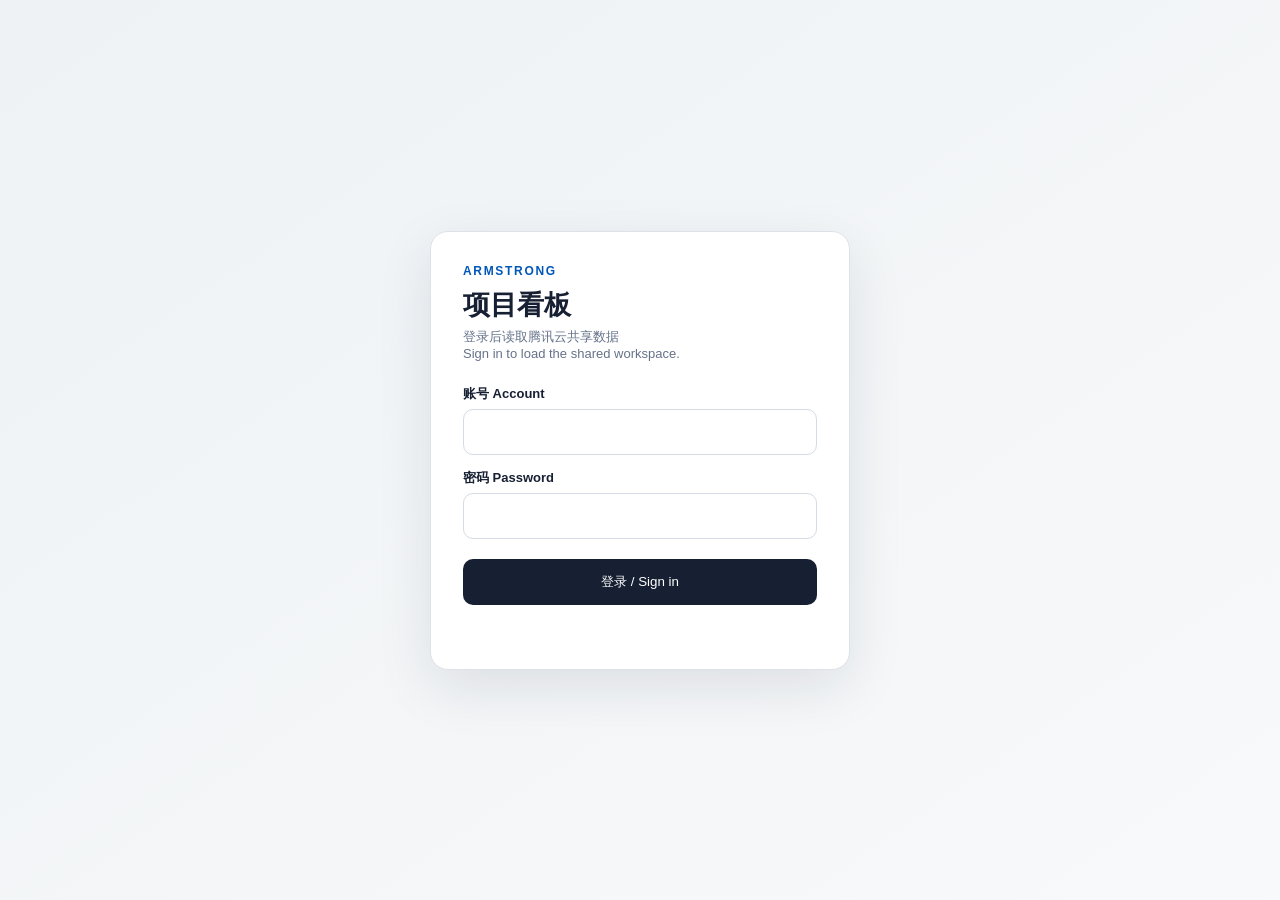
<file: index.html>
<!doctype html>
<html lang="zh-CN">
<head>
<meta charset="utf-8">
<meta name="viewport" content="width=device-width,initial-scale=1">
<title>Armstrong · 新品开发进度</title>
<style>
:root{font-family:-apple-system,BlinkMacSystemFont,"Segoe UI","Microsoft YaHei",sans-serif;color:#172033;background:#f3f5f7}
*{box-sizing:border-box}body{margin:0;min-height:100vh;display:grid;place-items:center;background:linear-gradient(145deg,#eef2f5,#f8f9fa)}
.login{width:min(420px,calc(100vw - 32px));background:#fff;border:1px solid #dde2e8;border-radius:18px;padding:32px;box-shadow:0 18px 55px rgba(21,32,51,.1)}
.brand{font-size:12px;font-weight:800;letter-spacing:.14em;color:#0057b8}.login h1{font-size:27px;margin:9px 0 5px}.hint{color:#65728a;font-size:13px;margin:0 0 24px}
label{display:block;font-size:13px;font-weight:650;margin:14px 0 6px}input{width:100%;height:46px;border:1px solid #d4dbe4;border-radius:10px;padding:0 13px;font:inherit;outline:none}input:focus{border-color:#0057b8;box-shadow:0 0 0 3px rgba(0,87,184,.12)}
button{width:100%;height:46px;margin-top:20px;border:0;border-radius:10px;background:#172033;color:#fff;font:700 14px inherit;cursor:pointer}button:disabled{opacity:.55;cursor:wait}.error{min-height:20px;margin-top:12px;color:#c92a2a;font-size:12px}.loading{display:none;text-align:center;color:#65728a}.loading.show{display:block}.login.loading-state form{display:none}
.resume-state .login{display:none}.resume-state body:before{content:"";position:fixed;z-index:99;top:0;left:0;width:34%;height:3px;border-radius:0 999px 999px 0;background:#0755c9;box-shadow:0 0 12px rgba(7,85,201,.32);animation:resumeProgress 1.15s ease-in-out infinite alternate}@keyframes resumeProgress{from{transform:translateX(-70%);opacity:.5}to{transform:translateX(285%);opacity:1}}@media(prefers-reduced-motion:reduce){.resume-state body:before{animation:none;width:100%;opacity:.55}}
</style>
</head>
<body>
<main class="login" id="loginPanel">
  <div class="brand">ARMSTRONG</div>
  <h1>项目看板</h1>
  <p class="hint">登录后读取腾讯云共享数据<br>Sign in to load the shared workspace.</p>
  <form id="loginForm">
    <label for="username">账号 Account</label><input id="username" name="username" autocomplete="username" required>
    <label for="password">密码 Password</label><input id="password" name="password" type="password" autocomplete="current-password" required>
    <button id="loginButton" type="submit">登录 / Sign in</button>
    <div class="error" id="loginError" role="alert"></div>
  </form>
  <div class="loading" id="loading">正在载入共享看板…<br>Loading shared dashboard…</div>
</main>
<script src="deployment-config.js?v=20261124-prerelease-fixes"></script>
<script src="release-safety.js?v=20261124-prerelease-fixes"></script>
<script>
(function(){
  'use strict';
  var API_BASE='';
  try{
    var apiURL=new URL(window.ARMSTRONG_DEPLOY_CONFIG.apiBase);
    if(apiURL.protocol!=='https:'||apiURL.username||apiURL.password||apiURL.pathname!=='/'||apiURL.search||apiURL.hash)throw Error('API origin');
    API_BASE=apiURL.origin;
  }catch(configError){document.getElementById('loginError').textContent='接口地址配置无效，请联系管理员。 Invalid API configuration.';document.getElementById('loginButton').disabled=true;return;}
  var TOKEN_KEY='armstrong_shared_session_v1';
  var panel=document.getElementById('loginPanel'),form=document.getElementById('loginForm'),button=document.getElementById('loginButton'),error=document.getElementById('loginError'),loading=document.getElementById('loading');
  function token(){try{return sessionStorage.getItem(TOKEN_KEY)||'';}catch(e){return '';}}
  function remember(value){try{if(value)sessionStorage.setItem(TOKEN_KEY,value);else sessionStorage.removeItem(TOKEN_KEY);}catch(e){}}
  function message(text){error.textContent=text||'';}
  function busy(active){button.disabled=active;panel.classList.toggle('loading-state',active);loading.classList.toggle('show',active);}
  var retry=document.createElement('button');retry.type='button';retry.textContent='重试连接 / Retry';retry.hidden=true;
  retry.addEventListener('click',function(){location.reload();});panel.appendChild(retry);
  async function openDashboard(data,sessionToken){
    ArmstrongSafety.validateBootstrap(data);
    var response=await fetch('./app.html?v=20261124-prerelease-fixes',{cache:'no-store',signal:AbortSignal.timeout(15000)});
    if(!response.ok)throw Error('app');
    var source=await response.text();
    var bootstrap=JSON.stringify(data).replace(/</g,'\\u003c');
    source=source.replace('<!--ARMSTRONG_BOOTSTRAP-->',bootstrap)
      .replace('<!--ARMSTRONG_GITHUB_CONFIG-->','window.ARMSTRONG_API_BASE='+JSON.stringify(API_BASE)+';window.ARMSTRONG_SESSION_TOKEN='+JSON.stringify(sessionToken)+';window.ARMSTRONG_SESSION_KEY='+JSON.stringify(TOKEN_KEY)+';');
    document.open();document.write(source);document.close();
  }
  async function resume(){
    var sessionToken=token();if(!sessionToken)return;
    document.documentElement.classList.add('resume-state');
    try{
      var response=await fetch(API_BASE+'/api/bootstrap',{headers:{Authorization:'Bearer '+sessionToken},cache:'no-store',signal:AbortSignal.timeout(15000)});
      if(response.status===401||response.status===403){remember('');document.documentElement.classList.remove('resume-state');return;}
      if(!response.ok)throw Error('bootstrap');
      await openDashboard(await response.json(),sessionToken);
    }catch(e){document.documentElement.classList.remove('resume-state');busy(false);retry.hidden=false;message('无法安全载入共享看板，请重试或联系管理员。 Unable to load the shared workspace safely.');}
  }
  form.addEventListener('submit',async function(event){
    event.preventDefault();message('');button.disabled=true;
    try{
      var response=await fetch(API_BASE+'/api/login',{method:'POST',headers:{'Content-Type':'application/json'},body:JSON.stringify({username:form.username.value.trim(),password:form.password.value}),signal:AbortSignal.timeout(15000)});
      if(response.status===401){message('账号或密码不正确。 Invalid account or password.');button.disabled=false;return;}
      if(response.status===429){message('尝试次数过多，请稍后再试。 Too many attempts.');button.disabled=false;return;}
      if(!response.ok)throw Error('login');
      var data=await response.json();remember(data.token);busy(true);
      var bootstrapResponse=await fetch(API_BASE+'/api/bootstrap',{headers:{Authorization:'Bearer '+data.token},cache:'no-store',signal:AbortSignal.timeout(15000)});
      if(!bootstrapResponse.ok)throw Error('bootstrap');
      await openDashboard(await bootstrapResponse.json(),data.token);
    }catch(e){busy(false);button.disabled=false;retry.hidden=false;message('看板暂时无法载入，请重试或联系管理员。 The workspace could not be loaded. Please retry.');}
  });
  resume();
})();
</script>
</body>
</html>
</file>
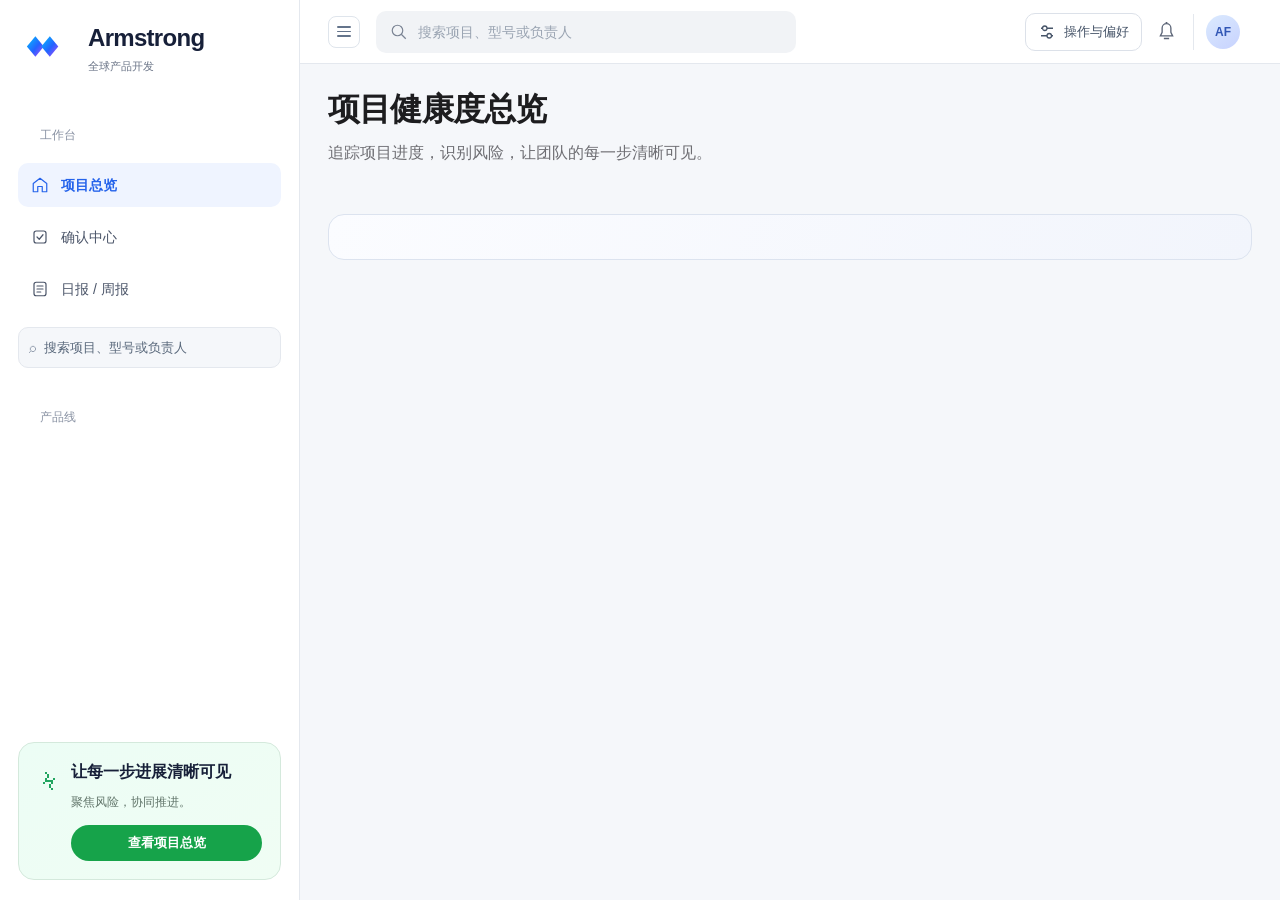
<file: app.html>
<!doctype html>
<html lang="zh-CN">
<head>
<meta charset="utf-8">
<meta name="viewport" content="width=device-width,initial-scale=1">
<title>Armstrong · 新品开发进度</title>
<style>
:root{--bg:#f3f6fb;--card:#fff;--text:#172033;--sub:#65728a;--line:#e4eaf2;--blue:#315ce8;--blue2:#eaf0ff;--green:#1f9d68;--green2:#e9f7f1;--amber:#d48b09;--amber2:#fff4dd;--red:#d64242;--red2:#feebeb;--purple:#7654c5;--shadow:0 8px 26px rgba(25,40,75,.07)}
*{box-sizing:border-box}body{margin:0;background:linear-gradient(180deg,#edf2fb 0,#f6f8fc 260px);font:14px/1.5 Inter,"Microsoft YaHei",system-ui,sans-serif;color:var(--text)}button,input,select{font:inherit}.app{max-width:1480px;margin:auto;padding:26px 28px 60px}
.header{display:flex;justify-content:space-between;align-items:flex-start;gap:20px;margin-bottom:20px}.eyebrow{font-size:12px;font-weight:700;color:var(--blue);letter-spacing:.08em}.header h1{font-size:24px;margin:4px 0 3px}.subtitle{color:var(--sub);font-size:13px}.actions{display:flex;gap:9px;flex-wrap:wrap;justify-content:flex-end}.btn{border:1px solid var(--line);background:#fff;color:#42516a;border-radius:10px;padding:9px 13px;cursor:pointer}.btn:hover{border-color:#b8c4d8}.btn.primary{background:var(--blue);color:#fff;border-color:var(--blue);box-shadow:0 5px 12px rgba(49,92,232,.22)}
.stats{display:grid;grid-template-columns:repeat(5,1fr);gap:12px;margin-bottom:16px}.stat{background:var(--card);border:1px solid var(--line);border-radius:14px;padding:15px 17px;box-shadow:0 2px 8px rgba(24,39,75,.04)}.stat .n{font-size:26px;font-weight:750;line-height:1.15}.stat .l{color:var(--sub);font-size:12px;margin-top:5px}.stat.danger .n{color:var(--red)}.stat.warn .n{color:var(--amber)}.stat.ok .n{color:var(--green)}
.toolbar{display:flex;justify-content:space-between;align-items:center;gap:12px;margin:16px 0 12px}.tabs{display:flex;background:#e8edf5;border-radius:11px;padding:4px;gap:3px}.tab{border:0;background:transparent;color:#64738b;padding:8px 14px;border-radius:8px;cursor:pointer}.tab.active{background:#fff;color:var(--blue);font-weight:700;box-shadow:0 1px 5px rgba(25,40,75,.1)}.search{width:310px;border:1px solid var(--line);border-radius:10px;padding:9px 12px;background:#fff;outline:none}.search:focus{border-color:var(--blue);box-shadow:0 0 0 3px rgba(49,92,232,.1)}
.panel{background:#fff;border:1px solid var(--line);border-radius:16px;box-shadow:var(--shadow);overflow:hidden}.panel-head{display:flex;justify-content:space-between;align-items:center;padding:17px 18px;border-bottom:1px solid var(--line)}.panel-head h2{font-size:15px;margin:0}.panel-head p{color:var(--sub);font-size:12px;margin:2px 0 0}.legend{display:flex;gap:13px;color:var(--sub);font-size:12px}.dot{display:inline-block;width:8px;height:8px;border-radius:50%;margin-right:5px}.dot.red{background:var(--red)}.dot.amber{background:var(--amber)}.dot.green{background:var(--green)}
table{width:100%;border-collapse:collapse}th{font-size:11px;text-align:left;color:#60708b;background:#f7f9fc;padding:11px 14px;border-bottom:1px solid var(--line);white-space:nowrap}td{padding:13px 14px;border-bottom:1px solid var(--line);vertical-align:middle}tbody tr{cursor:pointer}tbody tr:hover{background:#f9fbff}tbody tr:last-child td{border-bottom:0}.project{font-weight:700}.meta{font-size:11px;color:var(--sub);margin-top:3px}.phase{display:inline-block;background:var(--blue2);color:var(--blue);padding:3px 8px;border-radius:7px;font-size:11px}.person{display:flex;align-items:center;gap:6px;white-space:nowrap}.avatar{display:inline-grid;place-items:center;width:25px;height:25px;border-radius:50%;background:#e8edf8;color:#46597d;font-size:10px;font-weight:700}.status{display:inline-block;border-radius:999px;padding:4px 9px;font-size:11px;font-weight:700;white-space:nowrap}.status.done{background:var(--green2);color:var(--green)}.status.doing{background:var(--blue2);color:var(--blue)}.status.late,.status.blocked{background:var(--red2);color:var(--red)}.status.waiting{background:var(--amber2);color:var(--amber)}.status.todo{background:#f0f2f6;color:#68758a}.bar{width:92px;height:7px;border-radius:7px;background:#e8edf4;overflow:hidden}.bar i{display:block;height:100%;background:linear-gradient(90deg,#315ce8,#6c8cff);border-radius:7px}.pct{font-size:11px;color:var(--sub);margin-top:4px}
.exceptions{display:grid;grid-template-columns:repeat(3,1fr);gap:12px}.ex{border:1px solid var(--line);border-radius:13px;padding:14px;background:#fff}.ex h3{font-size:13px;margin:0 0 10px}.ex-item{padding:10px 0;border-top:1px solid var(--line)}.ex-item:first-of-type{border-top:0}.ex-title{font-weight:650;font-size:12px}.ex-note{font-size:11px;color:var(--sub);margin-top:3px}
.matrix{overflow:auto}.matrix table{min-width:1160px}.phase-row td{background:#eef3fb;font-weight:750;color:#3d4d68;padding:9px 14px}.matrix td{font-size:12px}.matrix .mile{min-width:300px}.tiny{font-size:11px;color:var(--sub)}
.mask{position:fixed;inset:0;background:rgba(19,29,48,.45);display:none;z-index:20}.mask.show{display:block}.drawer{position:absolute;right:0;top:0;bottom:0;width:min(820px,96vw);background:#f6f8fc;box-shadow:-18px 0 50px rgba(10,20,40,.22);display:flex;flex-direction:column}.drawer-head{background:#fff;padding:18px 22px;border-bottom:1px solid var(--line);display:flex;justify-content:space-between;gap:16px}.drawer-head h2{font-size:18px;margin:0}.close{border:0;background:transparent;font-size:25px;color:#778399;cursor:pointer}.drawer-body{overflow:auto;padding:18px 20px 32px}.summary-grid{display:grid;grid-template-columns:repeat(4,1fr);gap:10px;margin-bottom:14px}.summary-box{background:#fff;border:1px solid var(--line);border-radius:11px;padding:10px}.summary-box span{display:block;color:var(--sub);font-size:10px}.summary-box b{display:block;font-size:12px;margin-top:4px}.phase-nav{display:flex;gap:7px;overflow:auto;margin:12px 0}.phase-chip{border:1px solid var(--line);background:#fff;border-radius:999px;padding:7px 11px;white-space:nowrap;color:#53627a}.phase-chip.active{background:var(--blue);border-color:var(--blue);color:#fff}.mile-card{background:#fff;border:1px solid var(--line);border-radius:13px;margin-bottom:10px;overflow:hidden}.mile-top{display:grid;grid-template-columns:30px 1fr auto;gap:10px;align-items:start;padding:13px 14px}.num{width:25px;height:25px;display:grid;place-items:center;border-radius:7px;background:#edf2ff;color:var(--blue);font-size:10px;font-weight:800}.mile-title{font-weight:700;font-size:13px}.raci{display:flex;flex-wrap:wrap;gap:8px;margin-top:7px;color:var(--sub);font-size:10px}.raci b{color:#43526a}.mile-edit{display:grid;grid-template-columns:1.1fr 1fr 1fr 1.5fr;gap:8px;padding:0 14px 13px}.mile-edit label{font-size:9px;color:var(--sub)}.mile-edit input,.mile-edit select{display:block;width:100%;border:1px solid var(--line);border-radius:7px;padding:7px;margin-top:3px;background:#fff;font-size:11px}.warning{color:var(--red);font-size:10px;margin-top:5px}.sample-title{font-size:14px;margin:20px 0 9px}.samples{background:#fff;border:1px solid var(--line);border-radius:13px;overflow:hidden}.samples table{font-size:11px}.samples th,.samples td{padding:9px 10px}.savebar{padding:13px 20px;background:#fff;border-top:1px solid var(--line);display:flex;justify-content:flex-end;gap:9px}
.hide{display:none!important}
@media(max-width:900px){.app{padding:18px 14px 40px}.header{display:block}.actions{justify-content:flex-start;margin-top:13px}.stats{grid-template-columns:repeat(2,1fr)}.toolbar{align-items:stretch;flex-direction:column}.search{width:100%}.panel{overflow:auto}.panel>table{min-width:1050px}.exceptions{grid-template-columns:1fr}.summary-grid{grid-template-columns:repeat(2,1fr)}.mile-edit{grid-template-columns:1fr 1fr}.legend{display:none}}

/* Armstrong Foils brand layer — operational UI, not storefront styling */
:root{--blue:#0047BA;--blue2:#EAF1FC;--text:#151515;--sub:#666;--line:#DEDEDE;--bg:#F4F4F2;--card:#FFF;--shadow:none}
body{background:#F4F4F2;color:#151515;font-family:Helvetica,Arial,"Microsoft YaHei",sans-serif}
.app{max-width:1520px;padding-top:26px}
.header{position:relative;overflow:hidden;align-items:center;background:#0047BA;color:#fff;margin:-26px -28px 30px;padding:29px 30px 27px;min-height:126px}
.header:after{content:"";position:absolute;right:-90px;top:-115px;width:470px;height:340px;background:linear-gradient(126deg,transparent 0 40%,rgba(255,255,255,.09) 40% 52%,transparent 52% 60%,rgba(21,21,21,.14) 60% 72%,transparent 72%);transform:rotate(-6deg);pointer-events:none}
.header>div{position:relative;z-index:1}.eyebrow{color:#fff;font:700 11px/1.2 Helvetica,Arial,sans-serif;letter-spacing:.18em}.header h1{color:#fff;font-family:"Arial Black",Helvetica,Arial,"Microsoft YaHei",sans-serif;font-size:28px;line-height:1.1;letter-spacing:-.035em;text-transform:uppercase}.header .subtitle{color:rgba(255,255,255,.78);max-width:760px}.header .btn{border-color:rgba(255,255,255,.5);background:transparent;color:#fff}.header .btn:hover{border-color:#fff;background:rgba(255,255,255,.08)}.header .btn.primary{background:#fff;border-color:#fff;color:#0047BA;box-shadow:none}
.btn{border-radius:2px;font-weight:700;letter-spacing:.02em}.btn.primary{background:#0047BA;border-color:#0047BA;box-shadow:none}.btn.primary:hover{background:#064FCA}
.stats{gap:10px}.stat{border-radius:2px;border-color:#DEDEDE;box-shadow:none;padding:17px 18px;border-top:3px solid #151515}.stat .n{font-family:"Arial Black",Helvetica,Arial,sans-serif;font-size:28px;letter-spacing:-.04em}.stat.danger{border-top-color:#D64242}.stat.warn{border-top-color:#D48B09}.stat.ok{border-top-color:#279A4B}
.tabs{background:#E7E7E4;border-radius:2px;padding:3px}.tab{border-radius:1px;font-size:12px;font-weight:700;letter-spacing:.03em}.tab.active{color:#fff;background:#151515;box-shadow:none}.search{border-radius:2px;border-color:#CACACA}.search:focus{border-color:#0047BA;box-shadow:0 0 0 2px rgba(0,71,186,.12)}
.panel{border-radius:2px;border-color:#D9D9D9;box-shadow:none}.panel-head{padding:19px 18px}.panel-head h2,.ex h3,.sample-title{font-family:"Arial Black",Helvetica,Arial,"Microsoft YaHei",sans-serif;letter-spacing:-.02em}.panel-head h2{font-size:16px}.panel-head p{margin-top:4px}
th{background:#F0F0EE;color:#4B4B4B;font-weight:700;letter-spacing:.035em;border-color:#D9D9D9}td{border-color:#E4E4E4}.project{font-size:13px}.phase{border-radius:2px;background:#EAF1FC;color:#0047BA;font-weight:700}.avatar{background:#151515;color:#fff;border-radius:50%}.status{border-radius:2px;letter-spacing:.02em}.bar{border-radius:0;background:#E4E4E4}.bar i{border-radius:0;background:#0047BA}
.exceptions{gap:10px}.ex{border-radius:2px;border-top:3px solid #151515}.ex:nth-child(1){border-top-color:#D64242}.ex:nth-child(2){border-top-color:#D48B09}.ex:nth-child(3){border-top-color:#0047BA}
.drawer{background:#F4F4F2}.drawer-head{border-color:#D9D9D9}.drawer-head h2{font-family:"Arial Black",Helvetica,Arial,"Microsoft YaHei",sans-serif;letter-spacing:-.03em}.summary-box,.mile-card,.samples{border-radius:2px;box-shadow:none}.summary-box{border-top:3px solid #0047BA}.phase-chip{border-radius:2px}.phase-chip.active{background:#0047BA;border-color:#0047BA}.num{border-radius:2px;background:#0047BA;color:#fff}.mile-edit input,.mile-edit select{border-radius:2px}.phase-row td{background:#151515;color:#fff;letter-spacing:.04em}.matrix .warning{border-left:2px solid #E93636;padding-left:6px}
@media(max-width:900px){.app{padding-top:18px}.header{margin:-18px -14px 25px;padding:25px 18px;min-width:0}.header h1{font-size:24px}.header .subtitle{white-space:normal;max-width:100%;overflow-wrap:anywhere}.header:after{opacity:.6}.actions{max-width:100%}.actions .btn.primary{flex-basis:100%}.stats{gap:8px}.stat{padding:14px}.stat .n{font-size:24px}}
/* Centered project window — keeps all variant columns visible without horizontal dragging */
.header{min-height:176px;background-image:linear-gradient(90deg,rgba(0,47,126,.98) 0%,rgba(0,71,186,.94) 43%,rgba(0,71,186,.68) 67%,rgba(3,20,44,.1) 100%),url("assets/armstrong-powered-by-passion.jpg");background-position:center,right 30%;background-size:cover,auto 250%;background-repeat:no-repeat}
.header:after{display:none}
.header>div,.header .actions{position:relative;z-index:1}
.header>div:first-child{max-width:650px}
.header h1{font-size:30px;letter-spacing:-.02em;text-shadow:0 2px 14px rgba(0,0,0,.2)}
.header .subtitle{max-width:600px;color:rgba(255,255,255,.9);font-size:14px}
.header .actions{padding:8px;border-radius:4px;background:rgba(3,21,49,.16);backdrop-filter:blur(5px)}
.header .btn{border-color:rgba(255,255,255,.72);background:rgba(0,32,86,.28);color:#fff}
.header .btn.primary{background:#fff;color:#0047BA;border-color:#fff}
.mask{padding:24px;align-items:center;justify-content:center;backdrop-filter:blur(2px)}
.mask.show{display:flex}
.drawer{position:relative;right:auto;top:auto;bottom:auto;width:min(1180px,calc(100vw - 48px));height:min(900px,calc(100vh - 48px));max-height:calc(100vh - 48px);border-radius:16px;overflow:hidden;box-shadow:0 28px 90px rgba(10,20,40,.28)}
.drawer-head{flex:0 0 auto}
.drawer-body{overflow-y:auto;overflow-x:hidden;min-width:0}
.variant-wrap{overflow:visible}
.variant-table{min-width:0;width:100%;table-layout:fixed}
.variant-table th,.variant-table td{padding:10px 8px;white-space:normal;overflow-wrap:anywhere}
.variant-table th:nth-child(1){width:10%}
.variant-table th:nth-child(2){width:26%}
.variant-table th:nth-child(3),.variant-table th:nth-child(4){width:7%}
.variant-table th:nth-child(5){width:13%}
.variant-table th:nth-child(6){width:10%}
.variant-table th:nth-child(7){width:17%}
.variant-table th:nth-child(8){width:10%}
.variant-table .bar{width:100%}
@media(max-width:700px){.mask{padding:10px}.drawer{width:calc(100vw - 20px);height:calc(100vh - 20px);max-height:calc(100vh - 20px);border-radius:12px}.drawer-body{padding:14px 12px 24px}.variant-table th:nth-child(3),.variant-table td:nth-child(3),.variant-table th:nth-child(4),.variant-table td:nth-child(4){display:none}.variant-table th:nth-child(1){width:13%}.variant-table th:nth-child(2){width:30%}.variant-table th:nth-child(5){width:17%}.variant-table th:nth-child(6){width:14%}.variant-table th:nth-child(7){width:16%}.variant-table th:nth-child(8){width:10%}}
@media(max-width:900px){.header{min-height:220px;background-position:center,65% 55%}.header>div:first-child{max-width:75%}.header .actions{background:rgba(3,21,49,.28)}}
/* Dashboard information-density and table alignment refinement */
body,button,input,select,textarea{font-family:-apple-system,BlinkMacSystemFont,"Segoe UI",Roboto,"Helvetica Neue",Arial,sans-serif}
table{line-height:1.5}
thead th{padding:12px 16px;background:#f5f7fa;color:#333;font-size:12px;font-weight:600;border-bottom:1px solid #cfd5dd}
tbody td{padding:12px 16px}
.overview-table,.gate-table{width:100%;table-layout:fixed}
.overview-table td,.overview-table th{overflow-wrap:anywhere}
.series-sizes{display:flex;flex-wrap:wrap;gap:8px;max-width:none}
.size-chip{min-width:36px;justify-content:center;text-align:center;border:1px solid #d9dee7;border-radius:4px;background:#f8fafc;padding:2px 8px;font-size:12px;font-weight:600;line-height:22px}
.size-chip:hover,.size-chip:focus{background:#eef4ff;border-color:#8cb3f2}
.size-chip i{flex:0 0 auto;width:5px;height:5px}
.problem-title{color:#222;font-weight:600;line-height:1.45}
.problem-sub{margin-top:4px;color:#888;font-size:12px;line-height:1.4}
.progress-inline{display:flex;align-items:center;gap:8px;min-width:0}
.progress-inline .bar{flex:0 1 80px;width:80px;min-width:46px;height:7px}
.progress-copy{display:flex;align-items:baseline;gap:4px;white-space:nowrap}
.progress-copy b{color:#333;font-size:12px;font-weight:600}
.progress-copy span{color:#888;font-size:11px}
.status{border-radius:4px;padding:2px 8px;font-size:12px;font-weight:500;line-height:22px}
.status.late,.status.blocked{background:#ffebee;color:#d32f2f}
.status.waiting{background:#fff8e1;color:#f57c00}
.status.doing{background:#e3f2fd;color:#1976d2}
.status.done{background:#e8f5e9;color:#2e7d32}
.status.todo{background:#f1f3f5;color:#606a78}
.gate-board{overflow:hidden;border-radius:8px}
.gate-table{min-width:0}
.gate-table-wrap{overflow:hidden}
.gate-table col.gate-col-series{width:14%}
.gate-table col.gate-col-kind{width:10%}
.gate-table col.gate-col-person{width:8%}
.gate-table col.gate-col-date{width:9%}
.gate-table col.gate-col-age{width:6%}
.gate-table col.gate-col-evidence{width:12%}
.gate-table col.gate-col-impact{width:15%}
.gate-table col.gate-col-status{width:9%}
.gate-table th,.gate-table td{text-align:left;vertical-align:middle}
.gate-table .cell-center{text-align:center}
.gate-truncate{display:block;max-width:100%;white-space:nowrap;overflow:hidden;text-overflow:ellipsis}
.evidence-doc{position:relative;padding-left:16px;color:#1677ff;text-decoration:none;font-size:12px;font-weight:500;cursor:help}
.evidence-doc:before{content:"";position:absolute;left:1px;top:50%;width:9px;height:11px;border:1px solid currentColor;border-radius:1px;transform:translateY(-50%);box-sizing:border-box}
.evidence-doc:after{content:"";position:absolute;left:3px;top:calc(50% - 2px);width:5px;height:1px;background:currentColor;box-shadow:0 3px 0 currentColor}
.gate-scope{color:#888;font-size:12px}
.age{font-family:inherit;font-weight:600}
@media(max-width:1100px){.overview-table{min-width:980px}.gate-table{min-width:1080px}.panel,.gate-table-wrap{overflow-x:auto}.progress-inline{align-items:flex-start;flex-direction:column;gap:5px}}
/* Editorial hero inspired by Armstrong's image-led brand language */
.header{min-height:248px;margin-bottom:0;padding:38px 42px;align-items:flex-end;background-image:linear-gradient(90deg,rgba(4,12,20,.86) 0%,rgba(4,12,20,.62) 34%,rgba(4,12,20,.18) 62%,rgba(4,12,20,.08) 100%),url("assets/armstrong-dashboard-hero.jpg");background-position:center,center 56%;background-size:cover;background-repeat:no-repeat}
.header>div:first-child{max-width:720px}
.header h1{margin:8px 0 8px;font-size:36px;line-height:1.08;letter-spacing:-.035em;text-shadow:0 2px 20px rgba(0,0,0,.28)}
.header .eyebrow{color:rgba(255,255,255,.82);font-size:11px;letter-spacing:.16em}
.header .subtitle{max-width:660px;color:rgba(255,255,255,.88);font-size:14px}
.dashboard-utility{display:flex;align-items:center;justify-content:space-between;gap:20px;margin:0 0 22px;padding:13px 16px;background:#fff;border:1px solid #dfe3e8;border-top:0}
.utility-label{display:flex;align-items:center;gap:12px;min-width:0;color:#222}
.utility-label b{font-size:11px;letter-spacing:.1em;white-space:nowrap}
.utility-label span{padding-left:12px;border-left:1px solid #dfe3e8;color:#7a828d;font-size:12px;white-space:nowrap}
.dashboard-utility .actions{display:flex;align-items:center;justify-content:flex-end;gap:8px}
.dashboard-utility .btn{min-height:36px;border-color:#cfd5dc;border-radius:4px;background:#fff;color:#333;box-shadow:none}
.dashboard-utility .btn:hover{border-color:#222;background:#f7f8fa}
.dashboard-utility .btn.primary{border-color:#151515;background:#151515;color:#fff;box-shadow:none}
.dashboard-utility .btn.primary:hover{background:#0047BA;border-color:#0047BA}
@media(max-width:900px){.header{min-height:230px;padding:30px 24px;background-position:center,58% 55%}.header>div:first-child{max-width:88%}.header h1{font-size:30px}.dashboard-utility{align-items:flex-start;flex-direction:column}.utility-label{flex-wrap:wrap}.dashboard-utility .actions{width:100%;justify-content:flex-start;flex-wrap:wrap}}
/* Lightweight KPI cards */
.stats{gap:16px;margin-bottom:22px}
.stat{position:relative;min-height:132px;padding:24px;border:0;border-radius:16px;background:#fff;box-shadow:0 4px 24px rgba(0,0,0,.04);transition:transform .2s ease,box-shadow .2s ease}
.stat:hover{transform:translateY(-2px);box-shadow:0 10px 30px rgba(0,0,0,.075)}
.stat .stat-label{display:flex;align-items:center;gap:8px;color:#86868b;font-size:13px;font-weight:500;line-height:1.35}
.stat .stat-dot{display:inline-block;flex:0 0 auto;width:7px;height:7px;border-radius:50%;background:#8e8e93}
.stat .n,.stat.warn .n,.stat.danger .n,.stat.ok .n{margin-top:13px;color:#1d1d1f;font-family:-apple-system,BlinkMacSystemFont,"Segoe UI",Roboto,"Helvetica Neue",Arial,sans-serif;font-size:40px;font-weight:700;line-height:1;letter-spacing:-.035em}
.stat.active .stat-dot{background:#1976d2;box-shadow:0 0 0 4px rgba(25,118,210,.09)}
.stat.warn .stat-dot{background:#f57c00;box-shadow:0 0 0 4px rgba(245,124,0,.09)}
.stat.danger .stat-dot{background:#d32f2f;box-shadow:0 0 0 4px rgba(211,47,47,.09)}
@media(max-width:900px){.stats{gap:12px}.stat{min-height:112px;padding:20px}.stat .n,.stat.warn .n,.stat.danger .n,.stat.ok .n{font-size:34px}}
/* Modern minimal data tables */
.overview-panel,.gate-board{border:0;border-radius:0;background:transparent;box-shadow:none;overflow:visible}
.overview-panel .panel-head,.gate-board-head{padding:2px 4px 14px;border-bottom:0;background:transparent}
.table-shell,.gate-table-wrap{overflow:hidden;border:0;border-radius:12px;background:#fff;box-shadow:0 4px 20px rgba(0,0,0,.04)}
.overview-table,.gate-table{width:100%;table-layout:fixed;border:0;border-collapse:collapse;background:#fff;text-align:left}
.overview-table th,.gate-table th{padding:16px 20px;border:0;border-bottom:1px solid #f0f0f0;background:#fff;color:#86868b;font-size:12px;font-weight:400;letter-spacing:.5px;line-height:1.4;text-align:left}
.overview-table td,.gate-table td{padding:16px 20px;border:0;border-bottom:1px solid #f5f5f5;background:#fff;color:#1d1d1f;font-size:13px;line-height:1.5;text-align:left;transition:background-color .2s ease}
.overview-table tbody tr:last-child td,.gate-table tbody tr:last-child td{border-bottom:0}
.overview-table tbody tr:hover td,.gate-table tbody tr:hover td{background:#f9f9fb}
.overview-table .project,.overview-table .problem-title,.gate-table td>b,.gate-table .gate-kind{color:#1d1d1f;font-size:14px;font-weight:600}
.overview-table .meta,.overview-table .problem-sub,.gate-table .gate-scope{display:block;margin-top:4px;color:#a1a1a6;font-size:12px;font-weight:400}
.overview-table .series-sizes{gap:8px}
.overview-table .size-chip{min-width:36px;border:0;border-radius:6px;background:#f2f2f7;color:#1d1d1f;padding:4px 8px;font-size:12px;font-weight:500;line-height:20px;box-shadow:none}
.overview-table .size-chip:hover,.overview-table .size-chip:focus{border:0;background:#e9e9ef;outline:none}
.overview-table .size-chip i{width:5px;height:5px}
.overview-table .status,.gate-table .status{border:0;border-radius:999px;padding:4px 10px;font-size:12px;font-weight:500;line-height:20px}
.overview-table .status.late,.overview-table .status.blocked,.gate-table .status.late,.gate-table .status.blocked{background:#fff1f0;color:#ff4d4f}
.overview-table .status.doing,.gate-table .status.doing{background:#e6f4ff;color:#1677ff}
.overview-table .status.waiting,.gate-table .status.waiting{background:#fffbe6;color:#faad14}
.overview-table .status.done,.gate-table .status.done{background:#f0f9eb;color:#52c41a}
.overview-table .status.todo,.gate-table .status.todo{background:#f2f2f7;color:#86868b}
.overview-table .progress-inline{align-items:center;gap:10px}
.overview-table .bar{height:6px;border-radius:999px;background:#f0f1f3}
.overview-table .bar i{border-radius:999px;background:#1677ff}
.overview-table .progress-copy b{color:#1d1d1f;font-weight:600}
.overview-table .progress-copy span{color:#a1a1a6;font-size:11px}
.gate-board{margin-top:26px}
.gate-count{border:0;border-radius:999px;background:#fffbe6;color:#d48806;padding:5px 10px}
.gate-table .cell-center{text-align:center}
.gate-table .age{color:#1d1d1f;font-weight:600}
.gate-table .evidence-doc{color:#007aff;font-weight:400}
.gate-table .evidence-doc:hover{text-decoration:underline}
@media(max-width:1100px){.table-shell,.gate-table-wrap{overflow-x:auto}.overview-table{min-width:980px}.gate-table{min-width:1080px}}
/* Product-grade table polish */
.overview-table,.gate-table{table-layout:fixed}
.overview-table th:nth-child(1){width:17%}.overview-table th:nth-child(2){width:26%}.overview-table th:nth-child(3){width:22%}.overview-table th:nth-child(4){width:9%}.overview-table th:nth-child(5){width:9%}.overview-table th:nth-child(6){width:8%}.overview-table th:nth-child(7){width:9%}
.gate-table th:nth-child(1){width:14%}.gate-table th:nth-child(2){width:10%}.gate-table th:nth-child(3),.gate-table th:nth-child(4){width:8%}.gate-table th:nth-child(5),.gate-table th:nth-child(6){width:9%}.gate-table th:nth-child(7){width:6%}.gate-table th:nth-child(8){width:12%}.gate-table th:nth-child(9){width:15%}.gate-table th:nth-child(10){width:9%}
.overview-table th,.gate-table th{color:#86868b;font-size:12px;font-weight:400;letter-spacing:.05em}
.overview-table th:first-child,.overview-table td:first-child,.gate-table th:first-child,.gate-table td:first-child{padding-left:24px;text-align:left}
.overview-table th:last-child,.overview-table td:last-child,.gate-table th:last-child,.gate-table td:last-child{padding-right:24px}
.overview-table td,.gate-table td{border-bottom-color:#f0f0f0}
.overview-table tbody tr,.gate-table tbody tr{transition:background-color .2s ease}
.overview-table tbody tr:hover td,.gate-table tbody tr:hover td{background:#fafafa}
.overview-table .project,.overview-table .problem-title,.gate-table td>b,.gate-table .gate-kind{text-align:left}
.overview-table .meta,.overview-table .problem-sub,.gate-table .gate-scope{margin-top:4px;color:#8e8e93;font-size:12px}
.overview-table td:first-child .meta{white-space:nowrap;overflow:hidden;text-overflow:ellipsis}
.overview-table .size-chip i{display:none}
.overview-table .size-chip{border:0;background:#f2f2f7;color:#1d1d1f}
.overview-table .status,.gate-table .status{border-width:1px;border-style:solid;border-radius:999px;padding:3px 9px}
.overview-table .status.waiting,.gate-table .status.waiting{border-color:#ffd591;background:#fff7e6;color:#d46b08}
.overview-table .status.late,.overview-table .status.blocked,.gate-table .status.late,.gate-table .status.blocked{border-color:#ffa39e;background:#fff1f0;color:#cf1322}
.overview-table .status.doing,.gate-table .status.doing{border-color:#91d5ff;background:#e6f7ff;color:#096dd9}
.overview-table .status.done,.gate-table .status.done{border-color:#b7eb8f;background:#f6ffed;color:#389e0d}
.overview-table .status.todo,.gate-table .status.todo{border-color:#d9d9d9;background:#fafafa;color:#595959}
.overview-table .bar{height:4px;border-radius:999px;background:#eceef2}
.overview-table .bar i{border-radius:999px;background:#1677ff}
.progress-inline{justify-content:flex-end}
.progress-copy,.numeric-cell,.cell-center,.gate-table .age,.gate-table td:nth-child(5),.gate-table td:nth-child(6),.gate-table td:nth-child(7){font-variant-numeric:tabular-nums}
.numeric-cell,.overview-table .cell-center,.overview-table .progress-col,.gate-table .cell-center{text-align:center}
.progress-copy b{font-variant-numeric:tabular-nums;font-weight:600}
.progress-copy span{color:#a1a1a6;font-size:11px}
.gate-table .evidence-doc{color:#0050b3;font-weight:400;text-decoration:none}
.gate-table .evidence-doc:hover{text-decoration:underline}
.table-shell,.gate-table-wrap,.drawer-body,.matrix,.phase-nav{scrollbar-width:thin;scrollbar-color:#c7c7cc transparent}
.table-shell::-webkit-scrollbar,.gate-table-wrap::-webkit-scrollbar,.drawer-body::-webkit-scrollbar,.matrix::-webkit-scrollbar,.phase-nav::-webkit-scrollbar{width:6px;height:6px}
.table-shell::-webkit-scrollbar-track,.gate-table-wrap::-webkit-scrollbar-track,.drawer-body::-webkit-scrollbar-track,.matrix::-webkit-scrollbar-track,.phase-nav::-webkit-scrollbar-track{background:transparent}
.table-shell::-webkit-scrollbar-thumb,.gate-table-wrap::-webkit-scrollbar-thumb,.drawer-body::-webkit-scrollbar-thumb,.matrix::-webkit-scrollbar-thumb,.phase-nav::-webkit-scrollbar-thumb{border-radius:999px;background:#c7c7cc}
.table-shell::-webkit-scrollbar-thumb:hover,.gate-table-wrap::-webkit-scrollbar-thumb:hover,.drawer-body::-webkit-scrollbar-thumb:hover,.matrix::-webkit-scrollbar-thumb:hover,.phase-nav::-webkit-scrollbar-thumb:hover{background:#aeb0b5}
/* Dashboard 5-inspired executive summary */
.executive-focus{display:grid;grid-template-columns:minmax(0,1fr) 360px;gap:16px;margin:0 0 22px}
.focus-card,.performance-card{overflow:hidden;border-radius:16px;background:#fff;box-shadow:0 4px 24px rgba(0,0,0,.04)}
.focus-head{display:flex;align-items:flex-end;justify-content:space-between;gap:18px;padding:20px 22px 16px;border-bottom:1px solid #f0f0f0}
.focus-head span,.performance-head span{display:block;color:#8e8e93;font-size:10px;font-weight:700;letter-spacing:.12em}
.focus-head h2{margin:4px 0 0;color:#1d1d1f;font-size:18px;line-height:1.2}
.focus-head>small{color:#a1a1a6;font-size:12px}
.focus-list{display:grid;grid-template-columns:1fr 1fr}
.focus-row{display:flex;align-items:center;justify-content:space-between;gap:18px;min-width:0;padding:16px 20px;border:0;border-bottom:1px solid #f5f5f5;background:#fff;text-align:left;cursor:pointer;transition:background-color .2s ease}
.focus-row:nth-child(odd){border-right:1px solid #f5f5f5}
.focus-row:nth-last-child(-n+2){border-bottom:0}
.focus-row:hover{background:#fafafa}
.focus-main{min-width:0}
.focus-main b{display:block;overflow:hidden;color:#1d1d1f;font-size:13px;font-weight:600;text-overflow:ellipsis;white-space:nowrap}
.focus-main small{display:block;overflow:hidden;margin-top:4px;color:#8e8e93;font-size:11px;text-overflow:ellipsis;white-space:nowrap}
.focus-side{display:flex;flex:0 0 auto;align-items:flex-end;flex-direction:column;gap:6px}
.focus-side .status{padding:2px 7px;font-size:10px;line-height:18px}
.focus-side time{color:#8e8e93;font-size:11px;font-variant-numeric:tabular-nums}
.performance-card{display:flex;flex-direction:column;padding:21px 22px;background:#151515;color:#fff}
.performance-head{display:flex;align-items:center;justify-content:space-between;gap:12px}
.performance-head span{color:#858585}
.performance-head b{font-size:13px}
.performance-score{display:flex;align-items:baseline;gap:9px;margin-top:26px}
.performance-score strong{font-size:44px;line-height:1;font-weight:700;letter-spacing:-.045em;font-variant-numeric:tabular-nums}
.performance-score span{color:#999;font-size:12px}
.performance-track{height:5px;margin:18px 0 22px;overflow:hidden;border-radius:999px;background:#303030}
.performance-track i{display:block;height:100%;border-radius:inherit;background:#fff}
.performance-meta{display:grid;grid-template-columns:1fr 1fr;gap:10px;margin-top:auto}
.performance-meta>div{padding-top:14px;border-top:1px solid #303030}
.performance-meta b{display:block;font-size:20px;font-variant-numeric:tabular-nums}
.performance-meta span{display:block;margin-top:3px;color:#8e8e93;font-size:11px}
@media(max-width:1050px){.executive-focus{grid-template-columns:1fr}.performance-card{min-height:240px}}
@media(max-width:700px){.focus-list{grid-template-columns:1fr}.focus-row:nth-child(odd){border-right:0}.focus-row:nth-last-child(2){border-bottom:1px solid #f5f5f5}.focus-head{align-items:flex-start;flex-direction:column}.focus-row{padding:15px 16px}}

[hidden],.dashboard5-theme #executiveFocus.executive-focus[hidden]{display:none!important}
.dashboard5-theme .toolbar{flex-wrap:wrap;gap:10px 18px}
.priority-controls,.local-role,.project-settings-summary,.project-tags,.matrix-tags,.report-form{display:flex;align-items:center;flex-wrap:wrap;gap:8px}
.dashboard5-theme .priority-controls label,.local-role label,.project-settings-summary span,.report-form label{font-size:12px;font-weight:600}
.priority-controls select,.report-form input,.local-role input{border:1px solid #dbe3ee;border-radius:7px;padding:7px 9px;background:#fff;color:#172033;font:inherit;font-size:12px;min-height:34px}
.dashboard5-theme .dashboard-utility .actions{flex-wrap:wrap;justify-content:flex-end}
.local-role{color:#fff}
.local-role input{width:118px}
#localRoleName{font-size:11px;font-weight:700}
.project-tags{margin-top:5px}
.matrix-tags{display:inline-flex}
.priority-tag,.schedule-risk{display:inline-flex;align-items:center;padding:3px 8px;border-radius:999px;font-size:11px;font-weight:650;line-height:1.3;white-space:nowrap}
.priority-0{background:#f1e9fc;color:#6541a3}
.priority-1{background:#e9edff;color:#414b9f}
.priority-2{background:#edf1f6;color:#40526a}
.priority-3{background:#f1f3f5;color:#526174}
.schedule-risk{background:#fff0dd;color:#98510b}
.dashboard5-theme .health-meta{display:flex;align-items:center;flex-wrap:wrap;gap:4px;overflow:visible;white-space:normal;min-height:28px}
.dashboard5-theme .health-tile{height:auto;min-height:134px;align-self:stretch}
.project-settings-summary{gap:16px;margin:14px 0 20px;padding:12px 16px;background:#f5f8fb;border-radius:10px}
.project-settings-summary div{display:flex;gap:8px;align-items:center}
.project-settings-summary .btn{margin-inline-start:auto}
.schedule-replan{grid-column:1/-1;display:flex;align-items:center;gap:8px;font-size:13px}
.report-panel{padding-bottom:12px}
.report-form{padding:14px 18px}
.report-form label{display:flex;flex-wrap:wrap;gap:5px;align-items:center}
.report-form [aria-pressed="true"]{background:#e9f1fe;color:#104a9d;border-color:#b2c9ef}
.report-section{margin:10px 18px 22px}
.report-section h3{display:flex;align-items:center;gap:8px;margin:0 0 8px;font-size:14px}
.report-count{font-size:11px;font-variant-numeric:tabular-nums;background:#edf2f7;border-radius:999px;padding:2px 7px}
.report-table{width:100%;min-width:650px}
.report-table th,.report-table td{padding:10px 12px;vertical-align:middle}
.report-table .series-detail-link{border:0;background:transparent;padding:0;text-align:left;color:#164781;font:inherit;font-weight:600;cursor:pointer}.report-table .series-detail-link:hover{text-decoration:underline}
.report-table time,.report-table small{display:block;white-space:nowrap;font-variant-numeric:tabular-nums}
.report-table small,.report-empty{color:#526174;font-size:12px}
.report-empty{padding:12px 0;margin:0}
</style>
<style>
/* Dashboard 5 full-shell experiment */
.dashboard5-theme{margin:0;background:#0f0f10;color:#f5f5f5;font-family:Inter,-apple-system,BlinkMacSystemFont,"Segoe UI",Arial,sans-serif}
.dashboard5-theme .dashboard-shell{display:grid;grid-template-columns:320px minmax(0,1fr);min-height:100vh}
.dashboard5-theme .app-sidebar{position:sticky;top:0;display:flex;flex-direction:column;height:100vh;padding:18px 14px;background:#151515;border-right:1px solid #2a2a2c;overflow-y:auto;overflow-x:hidden}
.dashboard5-theme .sidebar-brand{display:flex;align-items:center;gap:10px;padding:0 4px 22px}
.dashboard5-theme .brand-mark{display:grid;place-items:center;width:34px;height:34px;border-radius:8px;background:#f5f5f5;color:#151515;font-size:14px;font-weight:800}
.dashboard5-theme .sidebar-brand b{display:block;color:#fff;font-size:16px}
.dashboard5-theme .sidebar-brand small,.dashboard5-theme .sidebar-foot small{display:block;margin-top:2px;color:#777;font-size:10px}
.dashboard5-theme .sidebar-nav{display:flex;flex-direction:column;gap:4px}
.dashboard5-theme .nav-section{margin:18px 10px 7px;color:#646466;font-size:9px;font-weight:700;letter-spacing:.14em}
.dashboard5-theme .sidebar-link{display:flex;align-items:center;gap:11px;width:100%;padding:10px 11px;border:0;border-radius:8px;background:transparent;color:#b8b8bb;text-align:left;cursor:pointer;transition:background .18s,color .18s}
.dashboard5-theme .sidebar-link:hover,.dashboard5-theme .sidebar-link.active{background:#29292b;color:#fff}
.dashboard5-theme .sidebar-link i{display:grid;place-items:center;width:20px;color:#8e8e93;font-style:normal;font-size:15px}
.dashboard5-theme .sidebar-link.active i{color:#20c4e8}
.dashboard5-theme .sidebar-link span{font-size:13px;font-weight:500}
.dashboard5-theme .sidebar-foot{display:flex;align-items:center;gap:10px;margin-top:auto;padding:13px 10px;border-radius:9px;background:#101011;border:1px solid #29292b}
.dashboard5-theme .sidebar-foot>span{display:grid;place-items:center;width:29px;height:29px;border-radius:50%;background:#2b2b2d;color:#fff;font-size:10px}
.dashboard5-theme .sidebar-foot b{display:block;font-size:12px}
.dashboard5-theme .dashboard-stage{min-width:0;background:#0f0f10}
.dashboard5-theme .dashboard-topbar{position:sticky;top:0;z-index:10;display:flex;align-items:center;justify-content:space-between;height:62px;padding:0 24px;background:rgba(17,17,18,.94);border-bottom:1px solid #2a2a2c;backdrop-filter:blur(12px)}
.dashboard5-theme .breadcrumb{display:flex;align-items:center;gap:9px;color:#eee}.dashboard5-theme .breadcrumb span{color:#8f8f92}.dashboard5-theme .breadcrumb b{font-size:13px}
.dashboard5-theme .topbar-meta{display:flex;align-items:center;gap:6px}.dashboard5-theme .topbar-meta>span{margin-right:8px;color:#777;font-size:11px}.dashboard5-theme .topbar-meta i{display:grid;place-items:center;width:25px;height:25px;border-radius:50%;background:#2a2a2c;border:1px solid #3a3a3c;color:#bbb;font-style:normal;font-size:10px}
.dashboard5-theme .app{max-width:none;margin:0;padding:24px 24px 52px}
.dashboard5-theme .header{display:block;min-height:0;margin:0 0 15px;padding:0;background:none;color:#fff}
.dashboard5-theme .header h1{margin:5px 0 4px;color:#fff;font-size:29px;letter-spacing:-.035em;text-shadow:none}
.dashboard5-theme .header .eyebrow{color:#67676b;font-size:9px}
.dashboard5-theme .header .subtitle{color:#8e8e93;font-size:12px}
.dashboard5-theme .dashboard-utility{min-height:42px;margin:0 0 18px;padding:0;border:0;background:transparent}
.dashboard5-theme .utility-label b{color:#707074}.dashboard5-theme .utility-label span{border-color:#303033;color:#777}
.dashboard5-theme .dashboard-utility .btn{border:1px solid #343438;background:#181819;color:#d8d8da}
.dashboard5-theme .dashboard-utility .btn:hover{border-color:#555;background:#222}
.dashboard5-theme .dashboard-utility .btn.primary{border-color:#f2f2f2;background:#f2f2f2;color:#141414}
.dashboard5-theme .stats{gap:14px}
.dashboard5-theme .stat{min-height:112px;padding:18px;border:1px solid #303033;border-radius:14px;background:#1a1a1b;box-shadow:none}
.dashboard5-theme .stat:hover{transform:translateY(-2px);border-color:#444;box-shadow:0 12px 30px rgba(0,0,0,.24)}
.dashboard5-theme .stat .stat-label{color:#929296}.dashboard5-theme .stat .n,.dashboard5-theme .stat.warn .n,.dashboard5-theme .stat.danger .n{margin-top:12px;color:#fff;font-size:32px}
.dashboard5-theme .executive-focus{gap:14px}
.dashboard5-theme .focus-card,.dashboard5-theme .performance-card{border:1px solid #303033;border-radius:14px;background:#1a1a1b;box-shadow:none}
.dashboard5-theme .focus-head{border-color:#303033}.dashboard5-theme .focus-head h2{color:#fff}.dashboard5-theme .focus-head span{color:#626267}.dashboard5-theme .focus-head>small{color:#777}
.dashboard5-theme .focus-row{border-color:#2c2c2f;background:#1a1a1b}.dashboard5-theme .focus-row:nth-child(odd){border-color:#2c2c2f}.dashboard5-theme .focus-row:hover{background:#222224}
.dashboard5-theme .focus-main b{color:#f2f2f2}.dashboard5-theme .focus-main small,.dashboard5-theme .focus-side time{color:#777}
.dashboard5-theme .performance-card{background:#1a1a1b}.dashboard5-theme .performance-track{background:#343437}.dashboard5-theme .performance-meta>div{border-color:#303033}
.dashboard5-theme .toolbar{margin-top:20px}
.dashboard5-theme .tabs{padding:4px;border:1px solid #2e2e31;border-radius:9px;background:#181819}
.dashboard5-theme .tab{border-radius:6px;color:#85858a}.dashboard5-theme .tab.active{background:#2a2a2d;color:#fff;box-shadow:none}
.dashboard5-theme .search{border:1px solid #333338;background:#181819;color:#eee}.dashboard5-theme .search::placeholder{color:#67676c}
.dashboard5-theme .overview-panel .panel-head,.dashboard5-theme .gate-board-head{color:#fff}
.dashboard5-theme .panel-head h2,.dashboard5-theme .gate-board-head h2{color:#fff}.dashboard5-theme .panel-head p,.dashboard5-theme .gate-board-head p{color:#777}
.dashboard5-theme .table-shell,.dashboard5-theme .gate-table-wrap{border:1px solid #303033;border-radius:14px;background:#19191a;box-shadow:none}
.dashboard5-theme .overview-table,.dashboard5-theme .gate-table{background:#19191a}
.dashboard5-theme .overview-table th,.dashboard5-theme .gate-table th{border-color:#303033;background:#19191a;color:#777}
.dashboard5-theme .overview-table td,.dashboard5-theme .gate-table td{border-color:#2a2a2d;background:#19191a;color:#ddd}
.dashboard5-theme .overview-table tbody tr:hover td,.dashboard5-theme .gate-table tbody tr:hover td{background:#222224}
.dashboard5-theme .overview-table .project,.dashboard5-theme .overview-table .problem-title,.dashboard5-theme .gate-table td>b,.dashboard5-theme .gate-table .gate-kind{color:#f1f1f2}
.dashboard5-theme .overview-table .meta,.dashboard5-theme .overview-table .problem-sub,.dashboard5-theme .gate-table .gate-scope{color:#757579}
.dashboard5-theme .overview-table .size-chip{background:#29292c;color:#d9d9dc}.dashboard5-theme .overview-table .size-chip:hover{background:#343438}
.dashboard5-theme .bar{background:#36363a}.dashboard5-theme .bar i{background:#e6e6e8}
.dashboard5-theme .progress-copy b{color:#f1f1f2}.dashboard5-theme .progress-copy span{color:#777}
.dashboard5-theme .legend{color:#777}.dashboard5-theme .gate-board{background:transparent}
.dashboard5-theme .sample-kpi,.dashboard5-theme .sample-controls,.dashboard5-theme .sample-table-wrap,.dashboard5-theme .sample-drawer-note{border-color:#303033;background:#1a1a1b;color:#ddd}
.dashboard5-theme .sample-kpi .label,.dashboard5-theme .source-note{color:#777}.dashboard5-theme .sample-kpi .value{color:#fff}
.dashboard5-theme .sample-filter{border-color:#333;background:#202022;color:#aaa}.dashboard5-theme .sample-filter.active{border-color:#555;background:#303034;color:#fff}
.dashboard5-theme .sample-table th{background:#19191a;color:#777}.dashboard5-theme .sample-table td{border-color:#2a2a2d;background:#19191a;color:#ddd}.dashboard5-theme .sample-table tr:hover td{background:#222224}
.dashboard5-theme .mask{background:rgba(0,0,0,.72)}.dashboard5-theme .drawer{background:#151516;border:1px solid #343438}.dashboard5-theme .drawer-head,.dashboard5-theme .savebar{border-color:#303033;background:#1b1b1c}.dashboard5-theme .drawer-head h2{color:#fff}.dashboard5-theme .drawer-body{color:#ddd}
.dashboard5-theme .series-summary{background:#0f0f10}.dashboard5-theme .series-kpis>div,.dashboard5-theme .variant-wrap,.dashboard5-theme .samples,.dashboard5-theme .variant-editor,.dashboard5-theme .mile-card,.dashboard5-theme .approval-card{border-color:#303033;background:#1b1b1c;color:#ddd}
.dashboard5-theme input,.dashboard5-theme select,.dashboard5-theme textarea{border-color:#38383b!important;background:#202022!important;color:#eee!important}
.dashboard5-theme .close{color:#aaa}
@media(max-width:1050px){.dashboard5-theme .dashboard-shell{grid-template-columns:76px minmax(0,1fr)}.dashboard5-theme .sidebar-brand>div,.dashboard5-theme .sidebar-link span,.dashboard5-theme .nav-section,.dashboard5-theme .sidebar-foot>div{display:none}.dashboard5-theme .app-sidebar{align-items:center}.dashboard5-theme .sidebar-link{justify-content:center}.dashboard5-theme .sidebar-link i{width:24px}.dashboard5-theme .sidebar-foot{padding:9px}}
@media(max-width:700px){.dashboard5-theme .dashboard-shell{display:block}.dashboard5-theme .app-sidebar{display:none}.dashboard5-theme .dashboard-topbar{padding:0 14px}.dashboard5-theme .topbar-meta>span{display:none}.dashboard5-theme .app{padding:18px 12px 40px}}
</style>
<style>
.series-sizes{display:flex;flex-wrap:wrap;gap:5px;max-width:260px}.size-chip{display:inline-flex;align-items:center;gap:5px;border:1px solid #D9D9D9;background:#fff;padding:4px 7px;font-size:11px;font-weight:700}.size-chip i{width:7px;height:7px;border-radius:50%;background:#0047BA}.size-chip.late i,.size-chip.blocked i{background:#D64242}.size-chip.waiting i{background:#D48B09}.series-note{font-size:11px;color:#666;margin-top:4px}.gate-count{display:inline-flex;align-items:center;gap:6px;background:#FFF4DD;color:#9A6100;border:1px solid #F0D59A;padding:5px 8px;font-size:11px;font-weight:700}.gate-board{margin-top:14px;background:#fff;border:1px solid #D9D9D9}.gate-board-head{display:flex;justify-content:space-between;gap:12px;align-items:center;padding:17px 18px;border-bottom:1px solid #DEDEDE}.gate-board-head h2{margin:0;font:700 16px/1.2 "Arial Black",Helvetica,Arial,"Microsoft YaHei",sans-serif}.gate-board-head p{margin:4px 0 0;color:#666;font-size:12px}.gate-table{min-width:1080px}.gate-kind{font-weight:700}.gate-scope{display:block;color:#666;font-size:11px;margin-top:3px}.age{font-family:"Arial Black",Helvetica,Arial,sans-serif}.age.hot{color:#D64242}.evidence{display:inline-block;border-bottom:1px solid #0047BA;color:#0047BA;font-size:11px;font-weight:700}.series-drawer-intro{display:grid;grid-template-columns:1.25fr 1fr;gap:10px;margin-bottom:15px}.series-summary{background:#151515;color:#fff;padding:16px;border-radius:2px}.series-summary .kicker{font-size:10px;letter-spacing:.12em;color:#AFC7F0;font-weight:700}.series-summary h3{font-size:20px;margin:5px 0 12px}.series-summary p{margin:0;color:#D8D8D8;font-size:12px}.series-kpis{display:grid;grid-template-columns:1fr 1fr;gap:8px}.series-kpis>div{background:#fff;border:1px solid #DEDEDE;border-top:3px solid #0047BA;padding:10px}.series-kpis span{display:block;color:#666;font-size:10px}.series-kpis b{display:block;margin-top:3px;font-size:15px}.variant-wrap{overflow:auto;background:#fff;border:1px solid #D9D9D9;margin-bottom:17px}.variant-table{min-width:900px}.variant-table td{font-size:12px}.variant-name{font-weight:800}.approval-list{display:grid;grid-template-columns:1fr 1fr;gap:9px;margin:9px 0 18px}.approval-card{background:#fff;border:1px solid #DEDEDE;border-left:4px solid #D48B09;padding:12px}.approval-card.overdue{border-left-color:#D64242}.approval-card h4{font-size:13px;margin:0 0 7px}.approval-meta{display:grid;grid-template-columns:1fr 1fr;gap:5px;color:#666;font-size:10px}.approval-impact{margin-top:8px;padding-top:8px;border-top:1px solid #E5E5E5;font-size:11px}.section-title{font:700 14px/1.2 "Arial Black",Helvetica,Arial,"Microsoft YaHei",sans-serif;margin:20px 0 9px}.shared-toggle{margin:8px 0 0}.shared-toggle summary{cursor:pointer;font-weight:700;color:#0047BA;padding:9px 0}.shared-toggle .mile-card{margin-top:8px}
.size-chip{cursor:pointer;border-radius:2px;font-family:inherit}.size-chip:hover,.size-chip:focus{border-color:#0047BA;background:#EAF1FC;outline:none}.edit-variant{border:1px solid #0047BA;background:#fff;color:#0047BA;border-radius:2px;padding:5px 9px;font-weight:700;cursor:pointer}.edit-variant:hover{background:#0047BA;color:#fff}.variant-editor{background:#fff;border:1px solid #D9D9D9;padding:18px}.variant-editor-head{display:flex;justify-content:space-between;gap:16px;align-items:flex-start;padding-bottom:15px;border-bottom:1px solid #E2E2E2}.variant-editor-head h3{margin:0;font:700 20px/1.2 "Arial Black",Helvetica,Arial,"Microsoft YaHei",sans-serif}.back-series{border:0;background:transparent;color:#0047BA;padding:0;font-weight:700;cursor:pointer}.variant-form{display:grid;grid-template-columns:1fr 1fr;gap:14px;margin-top:17px}.variant-field{display:flex;flex-direction:column;gap:5px}.variant-field.full{grid-column:1/-1}.variant-field label{font-size:12px;color:#666;font-weight:700}.variant-field input,.variant-field select,.variant-field textarea{width:100%;border:1px solid #CACACA;border-radius:2px;padding:9px 10px;background:#fff;color:#151515;font:14px/1.4 Helvetica,Arial,"Microsoft YaHei",sans-serif}.variant-field textarea{min-height:76px;resize:vertical}.variant-field input:focus,.variant-field select:focus,.variant-field textarea:focus{outline:2px solid rgba(0,71,186,.14);border-color:#0047BA}.progress-row{display:grid;grid-template-columns:1fr 90px;gap:9px;align-items:center}.edit-hint{margin-top:14px;color:#666;font-size:12px}.variant-status-preview{margin-top:7px}
.sample-kpis{display:grid;grid-template-columns:repeat(5,1fr);gap:10px;margin-bottom:14px}.sample-kpi{border:1px solid var(--line);background:#fff;border-radius:13px;padding:14px 15px}.sample-kpi .value{font-size:22px;font-weight:780;line-height:1.1}.sample-kpi .label{font-size:12px;color:var(--sub);margin-top:5px}.sample-kpi.attn .value{color:var(--amber)}.sample-kpi.risk .value{color:var(--red)}.sample-kpi.good .value{color:var(--green)}
.sample-controls{display:flex;align-items:center;justify-content:space-between;gap:12px;padding:13px 18px;border-bottom:1px solid var(--line);background:#fbfcfe}.sample-filters{display:flex;flex-wrap:wrap;gap:7px}.sample-filter{border:1px solid var(--line);background:#fff;border-radius:999px;padding:6px 11px;color:#5a687e;cursor:pointer;font-size:12px}.sample-filter.active{border-color:#8ca5f4;background:var(--blue2);color:var(--blue);font-weight:700}.source-note{color:var(--sub);font-size:12px}.sample-table-wrap{overflow:auto}.sample-table{min-width:1220px}.sample-table tr{cursor:pointer}.sample-table tr:hover td{background:#f7f9fd}.sample-product{font-weight:750;color:#15213a}.sample-family{font-size:11px;color:var(--blue);font-weight:750;text-transform:uppercase;letter-spacing:.04em;margin-bottom:3px}.fabric{max-width:220px;color:#526176;font-size:12px}.plan-cell{max-width:235px}.plan-cell b{display:block;color:#24324a;font-size:12px}.plan-cell span{display:block;color:var(--sub);font-size:11px;margin-top:3px}.sample-due{white-space:nowrap;font-weight:700}.sample-due.late{color:var(--red)}.sample-due.tbd{color:#7a8494}.sample-summary{color:var(--sub);font-size:12px}.sample-badge{display:inline-flex;align-items:center;gap:6px;white-space:nowrap;border-radius:999px;padding:5px 9px;font-size:11px;font-weight:750}.sample-badge:before{content:'';width:6px;height:6px;border-radius:50%;background:currentColor}.sample-badge.completed{background:var(--green2);color:var(--green)}.sample-badge.production{background:var(--blue2);color:var(--blue)}.sample-badge.waiting{background:var(--amber2);color:var(--amber)}.sample-badge.overdue{background:var(--red2);color:var(--red)}.sample-badge.tbd{background:#eef1f5;color:#6c7788}.sample-drawer-note{padding:12px 14px;border-radius:11px;background:#f3f6fb;color:#59677d;font-size:12px;margin-bottom:16px}.sample-form{display:grid;grid-template-columns:1fr 1fr;gap:13px}.sample-field{display:flex;flex-direction:column;gap:5px}.sample-field.full{grid-column:1/-1}.sample-field label{font-size:12px;color:var(--sub);font-weight:700}.sample-field input,.sample-field select,.sample-field textarea{border:1px solid var(--line);border-radius:9px;padding:9px 10px;background:#fff;color:var(--text);outline:none}.sample-field textarea{min-height:78px;resize:vertical}.sample-field input:focus,.sample-field select:focus,.sample-field textarea:focus{border-color:var(--blue);box-shadow:0 0 0 3px rgba(49,92,232,.1)}
@media(max-width:900px){.series-drawer-intro{grid-template-columns:1fr}.approval-list{grid-template-columns:1fr}.gate-board{overflow:auto}.series-sizes{max-width:210px}.variant-form{grid-template-columns:1fr}.variant-field.full{grid-column:auto}.sample-kpis{grid-template-columns:repeat(2,1fr)}.sample-controls{align-items:flex-start;flex-direction:column}.sample-form{grid-template-columns:1fr}.sample-field.full{grid-column:auto}}
</style>
<style>
/* Dashboard 5 light refinement — keeps the layout, replaces the heavy dark palette */
.dashboard5-theme{
  --surface:#ffffff;--canvas:#f4f6f8;--soft:#f8fafc;--ink:#172033;
  --muted:#6f7a8c;--line:#e7ebf0;--brand:#0755c9;
  background:var(--canvas);color:var(--ink)
}
.dashboard5-theme .dashboard-stage{background:var(--canvas)}
.dashboard5-theme .app-sidebar{
  background:#fff;border-right:1px solid var(--line);box-shadow:8px 0 30px rgba(35,54,86,.035)
}
.dashboard5-theme .brand-mark{background:#0b4db8;color:#fff;box-shadow:0 7px 18px rgba(7,85,201,.2)}
.dashboard5-theme .sidebar-brand b,.dashboard5-theme .sidebar-foot b{color:#162033}
.dashboard5-theme .sidebar-brand small,.dashboard5-theme .sidebar-foot small{color:#8b95a5}
.dashboard5-theme .nav-section{color:#a1a9b5}
.dashboard5-theme .sidebar-link{color:#626e80}
.dashboard5-theme .sidebar-link i{color:#8d98a8}
.dashboard5-theme .sidebar-link:hover{background:#f3f6fa;color:#1d2a3e}
.dashboard5-theme .sidebar-link.active{background:#eaf2ff;color:#0755c9;box-shadow:inset 3px 0 0 #0755c9}
.dashboard5-theme .sidebar-link.active i{color:#0755c9}
.dashboard5-theme .sidebar-foot{background:#f8fafc;border-color:#e7ebf0}
.dashboard5-theme .sidebar-foot>span{background:#e6efff;color:#0755c9}
.dashboard5-theme .dashboard-topbar{
  background:rgba(255,255,255,.9);border-bottom:1px solid var(--line);box-shadow:0 5px 20px rgba(35,54,86,.025)
}
.dashboard5-theme .breadcrumb{color:#1e293b}.dashboard5-theme .breadcrumb span{color:#8993a3}
.dashboard5-theme .topbar-meta>span{color:#8b95a5}
.dashboard5-theme .topbar-meta i{background:#f2f5f8;border-color:#e3e8ee;color:#586579}
.dashboard5-theme .header h1{color:#172033}
.dashboard5-theme .header .eyebrow{color:#0755c9}
.dashboard5-theme .header .subtitle{color:#738094}
.dashboard5-theme .dashboard-utility .utility-label b{color:#42618c}
.dashboard5-theme .dashboard-utility .utility-label span{border-color:#dfe5ec;color:#7c8797;background:#fff}
.dashboard5-theme .dashboard-utility .btn{border-color:#dfe5ec;background:#fff;color:#344258;box-shadow:0 3px 10px rgba(41,61,92,.04)}
.dashboard5-theme .dashboard-utility .btn:hover{border-color:#b8c7da;background:#f8fbff}
.dashboard5-theme .dashboard-utility .btn.primary{border-color:#0755c9;background:#0755c9;color:#fff}
.dashboard5-theme .stat{
  border:1px solid rgba(221,227,235,.9);background:#fff;box-shadow:0 10px 28px rgba(31,48,77,.055)
}
.dashboard5-theme .stat:hover{border-color:#cfd8e5;box-shadow:0 15px 35px rgba(31,48,77,.09)}
.dashboard5-theme .stat .stat-label{color:#737f91}
.dashboard5-theme .stat .n,.dashboard5-theme .stat.warn .n,.dashboard5-theme .stat.danger .n{color:#172033}
.dashboard5-theme .focus-card,.dashboard5-theme .performance-card{
  border:1px solid rgba(221,227,235,.9);background:#fff;box-shadow:0 12px 32px rgba(31,48,77,.055)
}
.dashboard5-theme .focus-head{border-color:#edf0f4}
.dashboard5-theme .focus-head h2,.dashboard5-theme .panel-head h2,.dashboard5-theme .gate-board-head h2{color:#172033}
.dashboard5-theme .focus-head span,.dashboard5-theme .focus-head>small,.dashboard5-theme .panel-head p,.dashboard5-theme .gate-board-head p{color:#7b8798}
.dashboard5-theme .focus-row{border-color:#edf0f4;background:#fff}
.dashboard5-theme .focus-row:nth-child(odd){border-color:#edf0f4}
.dashboard5-theme .focus-row:hover{background:#f7faff}
.dashboard5-theme .focus-main b{color:#1f2a3d}
.dashboard5-theme .focus-main small,.dashboard5-theme .focus-side time{color:#8490a0}
.dashboard5-theme .performance-card{background:linear-gradient(145deg,#fff 0%,#f7faff 100%)}
.dashboard5-theme .performance-head b,.dashboard5-theme .performance-score strong,.dashboard5-theme .performance-meta b{color:#172033}
.dashboard5-theme .performance-head span,.dashboard5-theme .performance-score span,.dashboard5-theme .performance-meta span{color:#748094}
.dashboard5-theme .performance-track{background:#e9edf2}
.dashboard5-theme .performance-track i{background:linear-gradient(90deg,#0755c9,#4292ff)}
.dashboard5-theme .performance-meta>div{border-color:#e7ebf0}
.dashboard5-theme .tabs{border-color:#e2e7ed;background:#eef2f6}
.dashboard5-theme .tab{color:#687587}
.dashboard5-theme .tab.active{background:#fff;color:#0755c9;box-shadow:0 4px 13px rgba(37,57,88,.08)}
.dashboard5-theme .search{border-color:#e0e5eb;background:#fff;color:#172033;box-shadow:0 4px 14px rgba(37,57,88,.035)}
.dashboard5-theme .search::placeholder{color:#9aa4b2}
.dashboard5-theme .overview-panel .panel-head,.dashboard5-theme .gate-board-head{color:#172033}
.dashboard5-theme .table-shell,.dashboard5-theme .gate-table-wrap{
  border:1px solid rgba(221,227,235,.9);background:#fff;box-shadow:0 12px 32px rgba(31,48,77,.045)
}
.dashboard5-theme .overview-table,.dashboard5-theme .gate-table{background:#fff}
.dashboard5-theme .overview-table th,.dashboard5-theme .gate-table th{border-color:#e8ecf1;background:#f8fafc;color:#748094}
.dashboard5-theme .overview-table td,.dashboard5-theme .gate-table td{border-color:#edf0f4;background:#fff;color:#344054}
.dashboard5-theme .overview-table tbody tr:hover td,.dashboard5-theme .gate-table tbody tr:hover td{background:#f7faff}
.dashboard5-theme .overview-table .project,.dashboard5-theme .overview-table .problem-title,.dashboard5-theme .gate-table td>b,.dashboard5-theme .gate-table .gate-kind{color:#1c2739}
.dashboard5-theme .overview-table .meta,.dashboard5-theme .overview-table .problem-sub,.dashboard5-theme .gate-table .gate-scope{color:#7c8798}
.dashboard5-theme .overview-table .size-chip{background:#eef2f6;color:#334155}
.dashboard5-theme .overview-table .size-chip:hover{background:#e2e9f2}
.dashboard5-theme .bar{background:#e7ebf0}.dashboard5-theme .bar i{background:linear-gradient(90deg,#0755c9,#3e8ef7)}
.dashboard5-theme .progress-copy b{color:#253247}.dashboard5-theme .progress-copy span,.dashboard5-theme .legend{color:#7c8798}
.dashboard5-theme .overview-table td:nth-child(5),
.dashboard5-theme .overview-table td:nth-child(6){white-space:nowrap}
.dashboard5-theme .overview-table .progress-col{overflow:hidden}
.dashboard5-theme .overview-table .progress-inline{
  display:grid;grid-template-columns:minmax(38px,1fr) auto;align-items:center;gap:7px;width:100%;justify-content:stretch
}
.dashboard5-theme .overview-table .progress-inline .bar{width:100%;min-width:0;max-width:none}
.dashboard5-theme .overview-table .progress-copy{gap:3px;min-width:0}
@media(max-width:1250px){.dashboard5-theme .overview-table .progress-copy span{display:none}}
@media(max-width:1100px){
  .dashboard5-theme .overview-shell{overflow-x:auto}
  .dashboard5-theme .overview-table{width:100%;min-width:720px!important;table-layout:fixed}
  .dashboard5-theme .overview-table th,.dashboard5-theme .overview-table td{padding-left:10px;padding-right:10px}
  .dashboard5-theme .overview-table .progress-inline{grid-template-columns:minmax(30px,1fr) auto;gap:5px}
}
.dashboard5-theme .sample-kpi,.dashboard5-theme .sample-controls,.dashboard5-theme .sample-table-wrap,.dashboard5-theme .sample-drawer-note{border-color:#e1e6ec;background:#fff;color:#334155}
.dashboard5-theme .sample-kpi .label,.dashboard5-theme .source-note{color:#7c8798}.dashboard5-theme .sample-kpi .value{color:#172033}
.dashboard5-theme .sample-filter{border-color:#dfe5ec;background:#fff;color:#667386}
.dashboard5-theme .sample-filter.active{border-color:#b9d2f7;background:#eaf2ff;color:#0755c9}
.dashboard5-theme .sample-table th{background:#f8fafc;color:#748094}
.dashboard5-theme .sample-table td{border-color:#edf0f4;background:#fff;color:#344054}
.dashboard5-theme .sample-table tr:hover td{background:#f7faff}
.dashboard5-theme .mask{background:rgba(28,39,57,.38);backdrop-filter:blur(3px)}
.dashboard5-theme .drawer{background:#f7f9fc;border-color:#dfe5ec;box-shadow:0 24px 80px rgba(30,48,77,.2)}
.dashboard5-theme .drawer-head,.dashboard5-theme .savebar{border-color:#e3e8ee;background:#fff}
.dashboard5-theme .drawer-head h2{color:#172033}.dashboard5-theme .drawer-body{color:#344054}
.dashboard5-theme .series-summary{background:linear-gradient(135deg,#0a4db5,#176dd7)}
.dashboard5-theme .series-kpis>div,.dashboard5-theme .variant-wrap,.dashboard5-theme .samples,.dashboard5-theme .variant-editor,.dashboard5-theme .mile-card,.dashboard5-theme .approval-card{border-color:#e2e7ed;background:#fff;color:#344054}
.dashboard5-theme input,.dashboard5-theme select,.dashboard5-theme textarea{border-color:#dfe5ec!important;background:#fff!important;color:#1f2a3d!important}
.dashboard5-theme .close{color:#6e7a8c}

/* Unified hover feedback for cards and list rows */
.dashboard5-theme .focus-card,
.dashboard5-theme .performance-card,
.dashboard5-theme .table-shell,
.dashboard5-theme .gate-table-wrap,
.dashboard5-theme .sample-kpi{
  transition:transform .2s ease,box-shadow .2s ease,border-color .2s ease
}
.dashboard5-theme .focus-card:hover,
.dashboard5-theme .performance-card:hover,
.dashboard5-theme .table-shell:hover,
.dashboard5-theme .gate-table-wrap:hover,
.dashboard5-theme .sample-kpi:hover{
  transform:translateY(-2px);
  border-color:#cfd8e5;
  box-shadow:0 16px 38px rgba(31,48,77,.09)
}
.dashboard5-theme .focus-row{
  position:relative;
  transition:transform .18s ease,box-shadow .18s ease,background-color .18s ease
}
.dashboard5-theme .focus-row:hover{
  z-index:3;
  transform:translateY(-2px);
  border-radius:10px;
  background:#fff;
  box-shadow:0 10px 26px rgba(31,48,77,.11)
}
.dashboard5-theme .overview-table tbody tr,
.dashboard5-theme .gate-table tbody tr,
.dashboard5-theme .variant-table tbody tr,
.dashboard5-theme .sample-table tbody tr{
  position:relative;
  transition:transform .18s ease,filter .18s ease
}
.dashboard5-theme .overview-table tbody tr:hover,
.dashboard5-theme .gate-table tbody tr:hover,
.dashboard5-theme .variant-table tbody tr:hover,
.dashboard5-theme .sample-table tbody tr:hover{
  z-index:2;
  transform:translateY(-2px) scale(1.002);
  filter:drop-shadow(0 9px 12px rgba(31,48,77,.10))
}
.dashboard5-theme .overview-table tbody tr:hover td:first-child,
.dashboard5-theme .gate-table tbody tr:hover td:first-child,
.dashboard5-theme .variant-table tbody tr:hover td:first-child,
.dashboard5-theme .sample-table tbody tr:hover td:first-child{border-radius:9px 0 0 9px}
.dashboard5-theme .overview-table tbody tr:hover td:last-child,
.dashboard5-theme .gate-table tbody tr:hover td:last-child,
.dashboard5-theme .variant-table tbody tr:hover td:last-child,
.dashboard5-theme .sample-table tbody tr:hover td:last-child{border-radius:0 9px 9px 0}
@media (prefers-reduced-motion:reduce){
  .dashboard5-theme .stat,.dashboard5-theme .focus-card,.dashboard5-theme .performance-card,
  .dashboard5-theme .table-shell,.dashboard5-theme .gate-table-wrap,.dashboard5-theme .sample-kpi,
  .dashboard5-theme .focus-row,.dashboard5-theme table tbody tr{transition:none!important;transform:none!important}
}

/* Read-only management facts */
.readonly-dashboard .stat-detail{margin-top:7px;color:#d46b08;font-size:12px;font-weight:650}
.readonly-dashboard .problem-title{font-size:15px!important;line-height:1.42;color:#152033!important}
.readonly-dashboard .problem-sub{font-size:13px!important;line-height:1.42;color:#697689!important}
.readonly-dashboard .gate-table col.gate-col-series{width:14%}
.readonly-dashboard .gate-table col.gate-col-question{width:23%}
.readonly-dashboard .gate-table col.gate-col-person{width:8%}
.readonly-dashboard .gate-table col.gate-col-date{width:9%}
.readonly-dashboard .gate-table col.gate-col-age{width:7%}
.readonly-dashboard .gate-table col.gate-col-impact{width:15%}
.readonly-dashboard .gate-table col.gate-col-status{width:7%}
.readonly-dashboard .gate-table th:nth-child(1){width:14%}
.readonly-dashboard .gate-table th:nth-child(2){width:23%}
.readonly-dashboard .gate-table th:nth-child(3),.readonly-dashboard .gate-table th:nth-child(4){width:8%}
.readonly-dashboard .gate-table th:nth-child(5),.readonly-dashboard .gate-table th:nth-child(6){width:9%}
.readonly-dashboard .gate-table th:nth-child(7){width:7%}
.readonly-dashboard .gate-table th:nth-child(8){width:15%}
.readonly-dashboard .gate-table th:nth-child(9){width:7%}
.readonly-dashboard .gate-table .gate-kind,.readonly-dashboard .gate-table .gate-impact{
  white-space:normal;overflow:visible;color:#172033;font-size:14px;font-weight:650;line-height:1.48
}
.readonly-dashboard .gate-table .gate-impact{font-weight:600}
.readonly-dashboard .gate-table .status.late:before{content:'●';margin-right:5px;font-size:9px}
.readonly-dashboard .backlog-card{background:linear-gradient(145deg,#fff 0%,#fffaf2 100%)}
.readonly-dashboard .backlog-card .performance-score strong{color:#d46b08}
.readonly-dashboard .readonly-facts{display:grid;grid-template-columns:1fr 1fr;gap:12px}
.readonly-dashboard .readonly-facts>div{padding:15px 16px;border:1px solid #e4e9ef;border-radius:12px;background:#fff}
.readonly-dashboard .readonly-facts>div.wide{grid-column:1/-1}
.readonly-dashboard .readonly-facts span{display:block;margin-bottom:7px;color:#7a8697;font-size:12px}
.readonly-dashboard .readonly-facts b{display:block;color:#172033;font-size:14px;line-height:1.5}
.readonly-dashboard .readonly-facts em{font-style:normal}
.readonly-dashboard .readonly-milestones{display:grid;gap:8px}
.readonly-dashboard .readonly-mile{display:grid;grid-template-columns:1fr auto;gap:8px 18px;padding:13px 15px;border:1px solid #e5e9ef;border-radius:11px;background:#fff}
.readonly-dashboard .readonly-mile b{color:#1b2739;font-size:13px}
.readonly-dashboard .readonly-mile p{margin:5px 0 0;color:#768295;font-size:12px}
.readonly-dashboard .readonly-mile-facts{display:flex;align-items:center;gap:10px;color:#697689;font-size:12px;white-space:nowrap}
.readonly-dashboard .readonly-mile-facts em{font-style:normal}
.readonly-dashboard .readonly-mile-note{grid-column:1/-1;padding-top:8px;border-top:1px solid #eef1f4}
.readonly-dashboard .savebar{justify-content:flex-end}
.readonly-dashboard .savebar .btn.primary{display:none}
.dashboard5-theme .mode-switch{font-weight:700}
.dashboard5-theme.pm-mode .mode-switch{border-color:#c8d9f3;background:#eef5ff;color:#0755c9}
.dashboard5-theme.pm-mode .utility-label span{border-color:#ffd591;background:#fff7e6;color:#ad6800}
.dashboard5-theme .project-nav-head{display:flex;align-items:center;justify-content:space-between}
.dashboard5-theme .project-add{display:none;width:24px;height:24px;border:0;border-radius:7px;background:#eaf2ff;color:#0755c9;font-size:17px;line-height:1;cursor:pointer}
.dashboard5-theme.pm-mode .project-add{display:grid;place-items:center}
.dashboard5-theme .project-add:hover{background:#dbe9ff}
.dashboard5-theme .sidebar-projects{display:flex;flex-direction:column;gap:3px}
.dashboard5-theme .sidebar-project-row{display:grid;grid-template-columns:minmax(0,1fr) auto auto;align-items:center;column-gap:2px;border-radius:8px}
.dashboard5-theme .sidebar-project-row .sidebar-link{min-width:0}
.dashboard5-theme .sidebar-project-row .sidebar-link span{overflow:hidden;text-overflow:ellipsis;white-space:nowrap}
.dashboard5-theme .project-delete{display:none;width:27px;height:27px;margin-right:5px;border:0;border-radius:7px;background:transparent;color:#a1aab7;cursor:pointer}
.dashboard5-theme.pm-mode .project-delete{display:block}
.dashboard5-theme .project-rename{display:none;width:27px;height:27px;border:0;border-radius:7px;background:transparent;color:#8e99a9;cursor:pointer}
.dashboard5-theme.pm-mode .project-rename{display:block}
.dashboard5-theme .project-rename:hover{background:#eaf2ff;color:#0755c9}
.dashboard5-theme .project-delete:hover{background:#fff1f0;color:#cf1322}
.dashboard5-theme .project-create-form{display:grid;grid-template-columns:1fr 1fr;gap:14px;padding:4px}
.dashboard5-theme .project-create-field{display:flex;flex-direction:column;gap:6px}
.dashboard5-theme .project-create-field.full{grid-column:1/-1}
.dashboard5-theme .project-create-field label{color:#6f7a8c;font-size:12px;font-weight:700}
.dashboard5-theme .project-create-field input,.dashboard5-theme .project-create-field select{width:100%;padding:10px 11px;border:1px solid #dfe5ec;border-radius:9px;background:#fff}
.dashboard5-theme .project-create-note{grid-column:1/-1;padding:12px 13px;border-radius:10px;background:#eef5ff;color:#4a6488;font-size:12px}
.dashboard5-theme .sidebar-search{display:flex;align-items:center;gap:8px;margin:14px 5px 4px;padding:9px 10px;border:1px solid #e3e8ef;border-radius:9px;background:#f7f9fc;color:#8a96a7}
.dashboard5-theme .sidebar-search input{min-width:0;width:100%;padding:0;border:0!important;background:transparent!important;box-shadow:none!important;color:#263449!important;font-size:12px;outline:0}
.dashboard5-theme .sidebar-search input::placeholder{color:#9aa4b2}
.dashboard5-theme .business-group{margin-bottom:3px}
.dashboard5-theme .business-head{display:grid;grid-template-columns:minmax(0,1fr) auto;align-items:center;border-radius:8px;transition:background .18s ease}
.dashboard5-theme .business-head:hover{background:#f4f7fb}
.dashboard5-theme .business-toggle{display:grid;grid-template-columns:14px 20px minmax(0,1fr) 8px;align-items:center;gap:7px;width:100%;padding:9px 8px;border:0;background:transparent;color:#3d4b60;text-align:left;cursor:pointer}
.dashboard5-theme .business-toggle .chevron{color:#8a96a7;font-size:10px;transition:transform .18s ease}
.dashboard5-theme .business-toggle .line-icon{font-style:normal;font-size:14px}
.dashboard5-theme .business-label{min-width:0}
.dashboard5-theme .business-label b{display:block;overflow:hidden;color:#344258;font-size:12px;text-overflow:ellipsis;white-space:nowrap}
.dashboard5-theme .business-label small{display:block;margin-top:2px;color:#9aa4b2;font-size:9px}
.dashboard5-theme .signal{width:7px;height:7px;border-radius:50%;background:#b8c0cb;box-shadow:0 0 0 3px rgba(184,192,203,.14)}
.dashboard5-theme .signal.danger{background:#df4b4b;box-shadow:0 0 0 3px rgba(223,75,75,.12)}
.dashboard5-theme .signal.waiting{background:#dc9414;box-shadow:0 0 0 3px rgba(220,148,20,.13)}
.dashboard5-theme .signal.normal{background:#20a67a;box-shadow:0 0 0 3px rgba(32,166,122,.12)}
.dashboard5-theme .line-add{display:none;width:24px;height:24px;margin-right:5px;border:0;border-radius:7px;background:#eaf2ff;color:#0755c9;font-size:16px;cursor:pointer;opacity:0;transition:opacity .18s ease,background .18s ease}
.dashboard5-theme.pm-mode .line-add{display:grid;place-items:center}
.dashboard5-theme.pm-mode .business-head:hover .line-add{opacity:1}
.dashboard5-theme .line-add:hover{background:#d9e8ff}
.dashboard5-theme .business-children{display:flex;flex-direction:column;gap:2px;margin:1px 0 6px 20px;padding-left:8px;border-left:1px solid #e7ebf0}
.dashboard5-theme .business-children.collapsed{display:none}
.dashboard5-theme .business-children .sidebar-link{padding-top:8px;padding-bottom:8px}
.dashboard5-theme .business-children .sidebar-link i{width:12px}
.dashboard5-theme .business-children .sidebar-link span{font-size:12px}
.dashboard5-theme .business-empty{padding:7px 10px;color:#a0a9b6;font-size:11px}
.dashboard5-theme.pm-mode .project-delete,.dashboard5-theme.pm-mode .project-rename{display:block;opacity:0;transition:opacity .15s ease,background .15s ease}
.dashboard5-theme.pm-mode .sidebar-project-row:hover .project-delete,.dashboard5-theme.pm-mode .sidebar-project-row:hover .project-rename{opacity:1}
.dashboard5-theme .sample-nav-row .sidebar-link{color:#53627a}
.dashboard5-theme .sample-nav-row .sidebar-link i{color:#8c68d8}
.dashboard5-theme .sample-nav-row.active{background:#edf4ff}
.dashboard5-theme .sample-nav-row.active .sidebar-link{color:#0755c9;font-weight:750}
.dashboard5-theme .language-switch{display:inline-flex;align-items:center;padding:3px;border:1px solid #dbe3ee;border-radius:10px;background:#f3f6fa;box-shadow:inset 0 1px 2px rgba(17,36,68,.03)}
.dashboard5-theme .language-switch button{min-width:42px;height:29px;padding:0 10px;border:0;border-radius:7px;background:transparent;color:#718096;font-size:12px;font-weight:700;cursor:pointer;transition:background .16s ease,color .16s ease,box-shadow .16s ease}
.dashboard5-theme .language-switch button.active{background:#fff;color:#0755c9;box-shadow:0 2px 7px rgba(31,65,118,.12)}
.dashboard5-theme .language-switch button:focus-visible{outline:2px solid #75a7ef;outline-offset:1px}
.dashboard5-theme .dashboard-hero{position:relative;display:flex;min-height:252px;overflow:hidden;flex-direction:column;justify-content:space-between;margin:0 0 20px;border-radius:18px;background-image:linear-gradient(90deg,rgba(4,18,36,.93) 0%,rgba(4,18,36,.76) 34%,rgba(4,18,36,.34) 60%,rgba(4,18,36,.08) 100%),url("assets/armstrong-dashboard-hero.jpg");background-position:center,left 57%;background-size:cover,125% auto;background-repeat:no-repeat;box-shadow:0 14px 36px rgba(23,42,72,.14);isolation:isolate}
.dashboard5-theme .dashboard-hero:after{content:"";position:absolute;inset:0;z-index:0;background:linear-gradient(180deg,transparent 56%,rgba(3,15,30,.36) 100%);pointer-events:none}
.dashboard5-theme .dashboard-hero .header{position:relative;z-index:1;display:flex;min-height:252px;align-items:flex-end;margin:0;padding:64px 38px 34px;background:none;color:#fff}
.dashboard5-theme .dashboard-hero .header>div:first-child{max-width:min(44%,600px)}
.dashboard5-theme .dashboard-hero .header .eyebrow{color:rgba(255,255,255,.78);font-size:10px;letter-spacing:.16em}
.dashboard5-theme .dashboard-hero .header h1{margin:7px 0 7px;color:#fff;font-size:34px;line-height:1.08;letter-spacing:-.035em;text-shadow:0 3px 18px rgba(0,0,0,.28)}
.dashboard5-theme .dashboard-hero .header .subtitle{max-width:620px;color:rgba(255,255,255,.86);font-size:13px}
.dashboard5-theme .dashboard-hero .dashboard-utility{position:absolute;inset:0;z-index:2;display:block;min-height:0;margin:0;padding:0;border:0;background:transparent;pointer-events:none}
.dashboard5-theme .dashboard-hero .dashboard-utility .actions{position:absolute;top:16px;right:16px;width:auto;pointer-events:auto}
.dashboard5-theme .dashboard-hero .utility-label{position:absolute;bottom:16px;left:24px;display:flex;align-items:center;gap:10px;max-width:calc(100% - 48px);padding:8px 11px;border:1px solid rgba(255,255,255,.18);border-radius:9px;background:rgba(3,18,36,.48);box-shadow:0 6px 20px rgba(0,0,0,.12);backdrop-filter:blur(9px);pointer-events:auto}
.dashboard5-theme .dashboard-hero .utility-label b{color:rgba(255,255,255,.9)}
.dashboard5-theme .dashboard-hero .utility-label span{border-color:rgba(255,255,255,.24);background:transparent;color:rgba(255,255,255,.76)}
.dashboard5-theme.pm-mode .dashboard-hero .utility-label span{border-color:rgba(255,213,145,.48);background:rgba(173,104,0,.22);color:#ffe3ad}
.dashboard5-theme .dashboard-hero .language-switch{border-color:rgba(255,255,255,.24);background:rgba(5,22,44,.38)}
.dashboard5-theme .dashboard-hero .language-switch button{color:rgba(255,255,255,.68)}
.dashboard5-theme .dashboard-hero .language-switch button.active{background:#fff;color:#0755c9}
.dashboard5-theme .dashboard-hero .dashboard-utility .btn{border-color:rgba(255,255,255,.38);background:rgba(5,22,44,.34);color:#fff;box-shadow:none}
.dashboard5-theme .dashboard-hero .dashboard-utility .btn:hover{border-color:#fff;background:rgba(5,22,44,.58)}
.dashboard5-theme .dashboard-shell{transition:grid-template-columns .22s ease}
.dashboard5-theme .sidebar-collapse-toggle{display:flex;width:32px;height:32px;align-items:center;justify-content:center;flex-direction:column;gap:3px;padding:0;border:1px solid #dfe5ec;border-radius:8px;background:#fff;cursor:pointer}
.dashboard5-theme .sidebar-collapse-toggle span{display:block;width:14px;height:1.5px;border-radius:2px;background:#64748b;transition:width .18s ease}
.dashboard5-theme .sidebar-collapse-toggle:hover{border-color:#b9c7da;background:#f6f9fd}
.dashboard5-theme .sidebar-collapse-toggle:focus-visible{outline:2px solid #75a7ef;outline-offset:2px}
.dashboard5-theme.sidebar-collapsed .dashboard-shell{grid-template-columns:76px minmax(0,1fr)}
.dashboard5-theme.sidebar-collapsed .app-sidebar{align-items:center;padding-left:9px;padding-right:9px}
.dashboard5-theme.sidebar-collapsed .sidebar-brand{justify-content:center;width:100%;padding-left:0;padding-right:0}
.dashboard5-theme.sidebar-collapsed .sidebar-brand>div,.dashboard5-theme.sidebar-collapsed .sidebar-link span,.dashboard5-theme.sidebar-collapsed .nav-section,.dashboard5-theme.sidebar-collapsed .sidebar-foot>div,.dashboard5-theme.sidebar-collapsed .sidebar-search input,.dashboard5-theme.sidebar-collapsed .business-label,.dashboard5-theme.sidebar-collapsed .line-add,.dashboard5-theme.sidebar-collapsed .project-delete,.dashboard5-theme.sidebar-collapsed .project-rename{display:none!important}
.dashboard5-theme.sidebar-collapsed .sidebar-nav{width:100%}
.dashboard5-theme.sidebar-collapsed .sidebar-link{justify-content:center;padding-left:6px;padding-right:6px}
.dashboard5-theme.sidebar-collapsed .sidebar-link i{width:24px}
.dashboard5-theme.sidebar-collapsed .sidebar-search{width:42px;justify-content:center;margin-left:auto;margin-right:auto;padding:9px}
.dashboard5-theme.sidebar-collapsed .business-head{display:block;width:100%}
.dashboard5-theme.sidebar-collapsed .business-toggle{display:flex;justify-content:center;gap:6px;padding:10px 4px}
.dashboard5-theme.sidebar-collapsed .business-toggle .chevron{display:none}
.dashboard5-theme.sidebar-collapsed .business-children{display:none!important}
.dashboard5-theme.sidebar-collapsed .sidebar-foot{justify-content:center;width:44px;padding:7px}
@media(max-width:700px){.dashboard5-theme .sidebar-collapse-toggle{display:none}}
@media(max-width:900px){.dashboard5-theme .dashboard-hero{min-height:300px;background-position:center,left 55%;background-size:cover,160% auto}.dashboard5-theme .dashboard-hero .header{min-height:300px;padding:74px 24px 34px}.dashboard5-theme .dashboard-hero .header>div:first-child{max-width:62%}.dashboard5-theme .dashboard-hero .header h1{font-size:29px}.dashboard5-theme .dashboard-hero .dashboard-utility .actions{top:12px;right:12px;width:auto;justify-content:flex-end}}
@media(max-width:560px){.dashboard5-theme .dashboard-hero{border-radius:14px;background-position:center,left 50%;background-size:cover,165% auto}.dashboard5-theme .dashboard-hero .header{padding:72px 20px 32px}.dashboard5-theme .dashboard-hero .header>div:first-child{max-width:68%}.dashboard5-theme .dashboard-hero .header h1{font-size:25px}.dashboard5-theme .dashboard-hero .dashboard-utility .actions{gap:6px}.dashboard5-theme .dashboard-hero .dashboard-utility .btn{min-height:34px;padding:7px 10px}}
.dashboard5-theme #executiveFocus.executive-focus{display:grid!important;grid-template-columns:minmax(0,1fr)!important;width:100%!important;max-width:none!important;min-width:0;margin-right:0}
.dashboard5-theme #executiveFocus>.focus-card-wide{grid-column:1/-1!important;width:100%!important;max-width:none!important;min-width:0}
.dashboard5-theme #executiveFocus>.health-matrix-card{grid-column:1/-1;width:100%;min-width:0;overflow:hidden;border:1px solid #e1e6ec;border-radius:15px;background:#fff;box-shadow:0 7px 24px rgba(31,48,77,.045)}
.dashboard5-theme .health-matrix-head{padding:18px 20px 14px;border-bottom:1px solid #edf0f4}
.dashboard5-theme .health-matrix-head h2,.dashboard5-theme .confirmation-load-head h2{margin:0;color:#172033;font-size:18px;font-weight:700;line-height:1.35}
.dashboard5-theme .portfolio-lines{display:flex;flex-direction:column}
.dashboard5-theme .portfolio-line{min-width:0;padding:12px 20px;border-bottom:1px solid #edf0f4}
.dashboard5-theme .portfolio-line:last-child{border-bottom:0}
.dashboard5-theme .portfolio-line-label{display:flex;align-items:baseline;flex-wrap:wrap;gap:4px 10px;min-width:0}
.dashboard5-theme .portfolio-line-label h3{margin:0;color:#253247;font-size:14px;font-weight:650}
.dashboard5-theme .portfolio-line-label span{color:#687589;font-size:12px;font-variant-numeric:tabular-nums}
.dashboard5-theme .portfolio-line .portfolio-scroll-shell{margin-top:8px}
.dashboard5-theme .portfolio-scroll-shell{display:block;min-width:0;overflow:hidden}
.dashboard5-theme .portfolio-line-grid{display:flex;align-items:stretch;gap:10px;min-width:0;overflow-x:auto;overscroll-behavior-inline:contain;scroll-behavior:smooth;scroll-snap-type:x mandatory;scrollbar-width:thin;scrollbar-color:#cbd4df transparent;padding:2px 1px 7px}
.dashboard5-theme .portfolio-scroll-shell.is-overflowing .portfolio-line-grid{cursor:grab}
.dashboard5-theme .portfolio-line-grid.dragging{cursor:grabbing;scroll-snap-type:none;scroll-behavior:auto;user-select:none}
.dashboard5-theme .portfolio-line-grid.dragging .health-tile{pointer-events:none}
.dashboard5-theme .portfolio-line-grid::-webkit-scrollbar{height:5px}.dashboard5-theme .portfolio-line-grid::-webkit-scrollbar-track{background:transparent}.dashboard5-theme .portfolio-line-grid::-webkit-scrollbar-thumb{border-radius:999px;background:#cbd4df}.dashboard5-theme .portfolio-line-grid::-webkit-scrollbar-thumb:hover{background:#aeb9c7}
.dashboard5-theme .portfolio-line-grid .health-tile{flex:0 0 205px;width:205px;height:auto;scroll-snap-align:start;scroll-snap-stop:normal}
.dashboard5-theme .health-tile{display:flex;min-width:0;min-height:112px;flex-direction:column;justify-content:space-between;gap:18px;padding:15px 16px;border:1px solid transparent;border-radius:11px;text-align:left;cursor:pointer;transition:background-color .18s ease,border-color .18s ease,box-shadow .18s ease}
.dashboard5-theme .health-tile.danger{border-color:#f0b5b1;background:#fff7f6;box-shadow:inset 0 3px 0 #e5484d}
.dashboard5-theme .health-tile.warning{border-color:#ecd39a;background:#fffaf0;box-shadow:inset 0 3px 0 #d99a20}
.dashboard5-theme .health-tile.good{border-color:#b9dcc8;background:#f4fbf7;box-shadow:inset 0 3px 0 #2aa876}
.dashboard5-theme .health-tile:hover{border-color:#9fb2cb;box-shadow:0 8px 20px rgba(31,48,77,.09)}
.dashboard5-theme .health-name{color:#1b2940;font-size:13px;font-weight:780;line-height:1.45;white-space:normal}
.dashboard5-theme .health-result{display:flex;align-items:flex-end;justify-content:space-between;gap:8px}
.dashboard5-theme .health-result strong{color:#172033;font-size:25px;line-height:1;font-variant-numeric:tabular-nums}
.dashboard5-theme .health-result em{font-size:11px;font-style:normal;font-weight:750;white-space:nowrap}
.dashboard5-theme .health-meta{display:block;margin:-8px 0 0;color:#8792a3;font-size:10px;font-weight:600}
.dashboard5-theme .health-tile.danger .health-result em{color:#cf1322}
.dashboard5-theme .health-tile.warning .health-result em{color:#b56b00}
.dashboard5-theme .health-tile.good .health-result em{color:#187f59}
@media(max-width:520px){.dashboard5-theme .portfolio-line-grid .health-tile{flex-basis:min(82vw,230px);width:min(82vw,230px)}}
.dashboard5-theme .confirmation-load{grid-column:1/-1;min-width:0;padding:16px 20px;border:1px solid #e1e6ec;border-radius:15px;background:#fff;box-shadow:0 7px 24px rgba(31,48,77,.045)}
.dashboard5-theme .confirmation-load-list{display:flex;flex-wrap:wrap;gap:10px;margin-top:12px}
.dashboard5-theme .confirmation-load-list .load-person{width:min(100%,205px)}
.dashboard5-theme .load-person{display:grid;grid-template-columns:minmax(0,1fr) auto;align-items:center;gap:4px 8px;min-height:64px;padding:10px 12px;border:1px solid #e3e8ef;border-radius:10px;background:#fbfcfe;color:#24324a;text-align:left;cursor:pointer;transition:transform .18s ease,border-color .18s ease,box-shadow .18s ease}
.dashboard5-theme .load-person:hover{transform:translateY(-2px);border-color:#b9c9de;box-shadow:0 9px 20px rgba(31,48,77,.08)}
.dashboard5-theme .load-name{overflow:hidden;font-size:13px;font-weight:750;text-overflow:ellipsis;white-space:nowrap}
.dashboard5-theme .load-person strong{font-size:12px;font-variant-numeric:tabular-nums}
.dashboard5-theme .load-person small{grid-column:1/-1;color:#687589;font-size:11px}
.dashboard5-theme .load-person.warning{border-color:#f0d59a;background:#fffaf1}
.dashboard5-theme .load-person.danger{border-color:#f1b6b2;background:#fff7f6}
@media(max-width:520px){.dashboard5-theme .health-matrix-head,.dashboard5-theme .portfolio-line,.dashboard5-theme .confirmation-load{padding-inline:14px}}
.dashboard5-theme .focus-card-wide .focus-list{display:grid;width:100%;max-width:none;grid-template-columns:repeat(2,minmax(0,1fr))}
.dashboard5-theme .focus-card-wide .focus-row{display:flex;min-height:222px;align-items:stretch;justify-content:flex-start;flex-direction:column;gap:17px;padding:22px 24px;border-right:1px solid #edf0f4;border-bottom:1px solid #edf0f4;text-align:left}
.dashboard5-theme .focus-card-wide .focus-row:nth-child(odd){border-right:1px solid #edf0f4}
.dashboard5-theme .focus-card-wide .focus-row:nth-child(even){border-right:0}
.dashboard5-theme .focus-card-wide .focus-row:nth-last-child(-n+2){border-bottom:0}
.dashboard5-theme .focus-card-wide .focus-row.focus-risk{box-shadow:inset 3px 0 0 #ef5b62}
.dashboard5-theme .focus-card-wide .focus-row.focus-pending{box-shadow:inset 3px 0 0 #e6a52e}
.dashboard5-theme .focus-card-top{display:flex;align-items:center;gap:12px;width:100%}
.dashboard5-theme .focus-project{min-width:0;color:#25334a;font-size:14px;font-weight:780;line-height:1.4;white-space:normal}
.dashboard5-theme .focus-card-wide .focus-main{display:flex;flex:1;flex-direction:column;gap:7px;min-width:0}
.dashboard5-theme .focus-card-wide .focus-main b{color:#111d32;font-size:17px;line-height:1.45}
.dashboard5-theme .focus-card-wide .focus-main small{display:block;color:#6f7c90;font-size:13px;line-height:1.55}
.dashboard5-theme .focus-card-wide .focus-main small i{margin-right:7px;color:#8b96a6;font-size:11px;font-style:normal;font-weight:750}
.dashboard5-theme .focus-footer{display:flex;align-items:flex-end;justify-content:space-between;gap:18px;padding-top:14px;border-top:1px solid #edf0f4}
.dashboard5-theme .focus-owner,.dashboard5-theme .focus-date{display:flex;flex-direction:column;gap:5px;min-width:0}
.dashboard5-theme .focus-date{align-items:flex-end;flex:0 0 auto}
.dashboard5-theme .focus-owner i,.dashboard5-theme .focus-date i{color:#9aa4b3;font-size:11px;font-style:normal}
.dashboard5-theme .focus-owner b{overflow:hidden;color:#34435a;font-size:12px;text-overflow:ellipsis;white-space:nowrap}
.dashboard5-theme .focus-date time{color:#42516a;font-size:12px;font-variant-numeric:tabular-nums;font-weight:700}
.dashboard5-theme .focus-overdue{padding:5px 8px;border-radius:7px;background:#fff1f0;color:#cf1322;font-size:12px;font-weight:800;white-space:nowrap}
@media(max-width:700px){.dashboard5-theme .focus-card-wide .focus-list{grid-template-columns:1fr}.dashboard5-theme .focus-card-wide .focus-row,.dashboard5-theme .focus-card-wide .focus-row:nth-child(odd){min-height:0;border-right:0;border-bottom:1px solid #edf0f4}.dashboard5-theme .focus-card-wide .focus-row:last-child{border-bottom:0}.dashboard5-theme .focus-footer{align-items:flex-start;flex-direction:column}.dashboard5-theme .focus-date{align-items:flex-start}}
.dashboard5-theme .variant-independence-note{display:flex;align-items:flex-start;gap:12px;margin:12px 0 18px;padding:12px 14px;border:1px solid #cfe0f7;border-radius:10px;background:#eef5ff}
.dashboard5-theme .variant-independence-note b{flex:0 0 auto;color:#0755c9;font-size:12px}
.dashboard5-theme .variant-independence-note span{color:#526782;font-size:12px;line-height:1.45}
.dashboard5-theme .variant-milestone-editor{margin-top:20px;padding-top:18px;border-top:1px solid #dfe5ec}
.dashboard5-theme .variant-milestone-head{display:flex;align-items:flex-start;justify-content:space-between;gap:12px;margin-bottom:12px}
.dashboard5-theme .variant-milestone-head h3{margin:0;color:#172033;font-size:17px}
.dashboard5-theme .variant-milestone-head p{margin:5px 0 0;color:#6f7a8c;font-size:12px}
.dashboard5-theme .variant-milestone-head>span{padding:5px 9px;border-radius:999px;background:#eaf2ff;color:#0755c9;font-size:11px;font-weight:700;white-space:nowrap}
.dashboard5-theme .variant-phase{margin-bottom:9px;border:1px solid #dfe5ec;border-radius:11px;background:#fff;overflow:hidden}
.dashboard5-theme .variant-phase>summary{display:flex;align-items:center;justify-content:space-between;padding:12px 14px;color:#263449;font-size:13px;font-weight:750;cursor:pointer;list-style:none}
.dashboard5-theme .variant-phase>summary::-webkit-details-marker{display:none}
.dashboard5-theme .variant-phase>summary:before{content:'＋';margin-right:8px;color:#7f8a99}
.dashboard5-theme .variant-phase[open]>summary:before{content:'−'}
.dashboard5-theme .variant-phase>summary span{margin-left:auto;color:#7d8898;font-size:11px;font-weight:500}
.dashboard5-theme .variant-mile-list{display:grid;gap:9px;padding:0 10px 10px}
.dashboard5-theme .variant-mile-edit{padding:13px;border:1px solid #e8ecf1;border-radius:10px;background:#f9fbfd}
.dashboard5-theme .variant-mile-title{display:flex;align-items:flex-start;justify-content:space-between;gap:12px;margin-bottom:11px}
.dashboard5-theme .variant-mile-title b{display:block;color:#1e2a3c;font-size:13px}
.dashboard5-theme .variant-mile-title small{display:block;margin-top:4px;color:#8792a1;font-size:10px}
.dashboard5-theme .variant-mile-title button{flex:0 0 auto;padding:5px 8px;border:1px solid #c9daf2;border-radius:7px;background:#fff;color:#0755c9;font-size:10px;cursor:pointer}
.dashboard5-theme .variant-mile-fields{display:grid;grid-template-columns:repeat(5,minmax(0,1fr));gap:9px}
.dashboard5-theme .variant-mile-fields label{color:#737f91;font-size:10px;font-weight:650}
.dashboard5-theme .variant-mile-fields label.wide{grid-column:1/-1}
.dashboard5-theme .variant-mile-fields input,.dashboard5-theme .variant-mile-fields select{display:block;width:100%;margin-top:4px;padding:7px 8px;border:1px solid #dfe5ec;border-radius:7px;background:#fff;color:#253247;font-size:11px}
.dashboard5-theme .variant-mile-read{display:grid;grid-template-columns:1fr auto;gap:7px 12px;padding:11px 12px;border:1px solid #e8ecf1;border-radius:9px;background:#fbfcfe}
.dashboard5-theme .variant-mile-read b{display:block;color:#263449;font-size:12px}
.dashboard5-theme .variant-mile-read small{display:block;margin-top:4px;color:#8590a0;font-size:10px}
.dashboard5-theme .variant-mile-read>div:last-of-type{display:flex;align-items:center;gap:8px;color:#758195;font-size:11px}
.dashboard5-theme .variant-mile-read em{font-style:normal}
.dashboard5-theme .variant-mile-read p{grid-column:1/-1;margin:0;padding-top:7px;border-top:1px solid #edf0f4;color:#657286;font-size:11px}
.dashboard5-theme .calculated-progress{display:grid;grid-template-columns:minmax(90px,1fr) auto;align-items:center;gap:7px 10px;min-height:40px;padding:8px 10px;border:1px solid #dfe5ec;border-radius:8px;background:#f8fafc}
.dashboard5-theme .calculated-progress .bar{width:100%;height:6px}
.dashboard5-theme .calculated-progress b{color:#172033;font-size:13px;font-variant-numeric:tabular-nums}
.dashboard5-theme .calculated-progress span{grid-column:1/-1;color:#7b8798;font-size:10px}
@media(max-width:1050px){.dashboard5-theme .sidebar-search{justify-content:center;padding:9px}.dashboard5-theme .sidebar-search input,.dashboard5-theme .business-label,.dashboard5-theme .line-add,.dashboard5-theme .project-delete,.dashboard5-theme .project-rename{display:none!important}.dashboard5-theme .business-toggle{display:flex;justify-content:center;padding:9px 4px}.dashboard5-theme .business-toggle .chevron{display:none}.dashboard5-theme .business-children{margin-left:0;padding-left:0;border-left:0}.dashboard5-theme .business-children .sidebar-link{justify-content:center}}
.readonly-dashboard .edit-variant,.readonly-dashboard .variant-editor{display:none!important}
.dashboard5-theme .variant-wrap{overflow:hidden}
.dashboard5-theme .variant-table{width:100%;min-width:0!important;table-layout:fixed}
.dashboard5-theme .variant-table th:nth-child(1){width:10%}
.dashboard5-theme .variant-table th:nth-child(2){width:25%}
.dashboard5-theme .variant-table th:nth-child(3),.dashboard5-theme .variant-table th:nth-child(4){width:8%}
.dashboard5-theme .variant-table th:nth-child(5){width:12%}
.dashboard5-theme .variant-table th:nth-child(6){width:10%}
.dashboard5-theme .variant-table th:nth-child(7){width:17%}
.dashboard5-theme .variant-table th:nth-child(8){width:10%}
.dashboard5-theme .variant-table th,.dashboard5-theme .variant-table td{padding-left:9px;padding-right:9px;overflow-wrap:anywhere}
.dashboard5-theme .variant-table td:nth-child(5),.dashboard5-theme .variant-table td:nth-child(6){white-space:nowrap}
.dashboard5-theme .overview-table tbody tr:hover,
.dashboard5-theme .gate-table tbody tr:hover,
.dashboard5-theme .variant-table tbody tr:hover,
.dashboard5-theme .sample-table tbody tr:hover{
  transform:none!important;filter:none!important
}
.dashboard5-theme .overview-table tbody tr:hover td:first-child,
.dashboard5-theme .gate-table tbody tr:hover td:first-child,
.dashboard5-theme .variant-table tbody tr:hover td:first-child,
.dashboard5-theme .sample-table tbody tr:hover td:first-child{box-shadow:inset 3px 0 0 #2f7fe5}
.dashboard5-theme .sample-groups{padding:14px;display:grid;gap:12px;background:#f5f7fa}
.dashboard5-theme .sample-family-group{overflow:hidden;border:1px solid #e3e8ef;border-radius:14px;background:#fff;box-shadow:0 4px 16px rgba(24,39,75,.035)}
.dashboard5-theme .sample-family-group>summary{list-style:none;display:flex;align-items:center;justify-content:space-between;gap:20px;padding:17px 18px;cursor:pointer;user-select:none;transition:background-color .18s ease}
.dashboard5-theme .sample-family-group>summary::-webkit-details-marker{display:none}
.dashboard5-theme .sample-family-group>summary:hover{background:#f8faff}
.dashboard5-theme .sample-family-heading{display:flex;align-items:center;gap:12px;min-width:0}
.dashboard5-theme .sample-family-heading h3{margin:0;color:#17233b;font-size:15px;line-height:1.35}
.dashboard5-theme .sample-family-heading p{margin:3px 0 0;color:#8792a4;font-size:12px}
.dashboard5-theme .sample-family-chevron{width:8px;height:8px;border-right:2px solid #738095;border-bottom:2px solid #738095;transform:rotate(-45deg);transition:transform .18s ease;flex:0 0 auto}
.dashboard5-theme .sample-family-group[open] .sample-family-chevron{transform:rotate(45deg) translate(-2px,-2px)}
.dashboard5-theme .sample-family-meta{display:flex;align-items:center;justify-content:flex-end;gap:12px;color:#6e7a8d;font-size:12px;white-space:nowrap}
.dashboard5-theme .sample-family-body{border-top:1px solid #edf0f4}
.dashboard5-theme .sample-family-body .sample-table-wrap{border:0;border-radius:0;box-shadow:none}
.dashboard5-theme .sample-family-body .sample-table{margin:0}
.dashboard5-theme .sample-size{font-size:15px;font-weight:780;color:#15213a;font-variant-numeric:tabular-nums}
.dashboard5-theme .sample-version{max-width:250px;margin-top:4px;color:#8792a4;font-size:11px;line-height:1.35;white-space:normal}
.dashboard5-theme .sample-empty{padding:42px;text-align:center;color:#8994a6;background:#fff;border-radius:12px}
@media(max-width:760px){.dashboard5-theme .sample-family-group>summary{align-items:flex-start;flex-direction:column}.dashboard5-theme .sample-family-meta{padding-left:20px}}
@media(max-width:760px){.readonly-dashboard .readonly-facts{grid-template-columns:1fr}.readonly-dashboard .readonly-facts>div.wide{grid-column:auto}.readonly-dashboard .readonly-mile{grid-template-columns:1fr}.readonly-dashboard .readonly-mile-note{grid-column:auto}.dashboard5-theme .variant-mile-fields{grid-template-columns:1fr 1fr}.dashboard5-theme .variant-mile-fields label.wide{grid-column:1/-1}}

/* Decision filters and confirmation SLA */
.dashboard5-theme .stat-filter{position:relative;width:100%;font:inherit;color:inherit;text-align:left;cursor:pointer;appearance:none}
.dashboard5-theme .stat-filter.selected{border-color:#8fb5ea;box-shadow:0 0 0 2px rgba(47,127,229,.10),0 13px 30px rgba(31,48,77,.075)}
.dashboard5-theme .stat-filter-hint{position:absolute;right:15px;bottom:13px;color:#9aa5b3;font-size:9px;font-weight:600;opacity:0;transform:translateY(2px);transition:opacity .18s ease,transform .18s ease}
.dashboard5-theme .stat-filter:hover .stat-filter-hint,.dashboard5-theme .stat-filter:focus-visible .stat-filter-hint{opacity:1;transform:translateY(0)}
.dashboard5-theme .stat-filter:focus-visible{outline:2px solid #75a7ef;outline-offset:2px}
.dashboard5-theme .gate-filter-button{cursor:pointer;font:inherit}
.dashboard5-theme .gate-filter-button:hover{background:#ffedc2;border-color:#e7bd63}
.dashboard5-theme .gate-head-actions{display:flex;align-items:center;justify-content:flex-end;gap:8px;flex-wrap:wrap}
.dashboard5-theme .gate-head-actions>button{padding:5px 9px;border:1px solid #d9e1eb;border-radius:999px;background:#fff;color:#496078;font-size:11px;cursor:pointer}
.dashboard5-theme .active-gate-filter{padding:5px 9px;border-radius:999px;background:#edf4ff;color:#0755c9;font-size:11px;font-weight:700}
.dashboard5-theme .approver-link{padding:0;border:0;background:transparent;color:#0755c9;font:inherit;font-weight:650;cursor:pointer}
.dashboard5-theme .approver-link:hover{text-decoration:underline}
.dashboard5-theme .gate-table .age{display:inline-flex;min-width:42px;justify-content:center;padding:3px 7px;border-radius:999px;background:#f2f4f7;color:#556274}
.dashboard5-theme .gate-table .age.warn{background:#fff3d6;color:#ad6800}
.dashboard5-theme .gate-table .age.hot{background:#ffe9e7;color:#cf1322}
.dashboard5-theme .gate-empty{padding:28px!important;text-align:center!important;color:#97a1af!important}
@media(max-width:700px){.dashboard5-theme .gate-board-head{align-items:flex-start;flex-direction:column}.dashboard5-theme .gate-head-actions{justify-content:flex-start}}
.dashboard5-theme .section-title-row{display:flex;align-items:center;justify-content:space-between;gap:16px;margin:20px 0 9px}
.dashboard5-theme .section-title-row .section-title{margin:0}
.dashboard5-theme .add-variant-button{padding:8px 12px;border:0;border-radius:9px;background:#0755c9;color:#fff;font-size:12px;font-weight:750;cursor:pointer;box-shadow:0 5px 13px rgba(7,85,201,.18);transition:background .18s ease,transform .18s ease,box-shadow .18s ease}
.dashboard5-theme .add-variant-button:hover{background:#0649ad;transform:translateY(-1px);box-shadow:0 8px 18px rgba(7,85,201,.22)}
.dashboard5-theme .add-variant-button:focus-visible{outline:2px solid #75a7ef;outline-offset:2px}

/* Management table visual hierarchy */
.dashboard5-theme .approval-actions{display:flex;justify-content:flex-end;margin-top:10px}
.dashboard5-theme .approval-history{margin-top:10px;color:#546276;font-size:13px}
.dashboard5-theme .approval-history summary{cursor:pointer}
.dashboard5-theme .overview-table .problem-cell,.dashboard5-theme .gate-table .gate-impact{overflow-wrap:anywhere}
.dashboard5-theme .overview-table .series-detail-link{padding:0;border:0;background:none;color:inherit;font:inherit;font-weight:600;text-align:left;cursor:pointer}
.dashboard5-theme .overview-table .series-detail-link:hover{text-decoration:underline}
.dashboard5-theme .overview-table th,.dashboard5-theme .gate-table th{padding-top:15px;padding-bottom:15px;color:#7b8492;background:#fff;font-size:12px;font-weight:500;letter-spacing:.025em;border-bottom:1px solid #edf0f3}
.dashboard5-theme .overview-table td,.dashboard5-theme .gate-table td{padding-top:16px;padding-bottom:16px;vertical-align:middle;border-bottom:1px solid #f3f4f6;color:#263244}
.dashboard5-theme .overview-table tbody tr:nth-child(even) td,.dashboard5-theme .gate-table tbody tr:nth-child(even) td{background:#fbfcfd}
.dashboard5-theme .overview-table tbody tr:hover td,.dashboard5-theme .gate-table tbody tr:hover td{background:#f5f8fc}
.dashboard5-theme .overview-table .project,.dashboard5-theme .overview-table .problem-title,.dashboard5-theme .gate-table td>b,.dashboard5-theme .gate-table .gate-kind{color:#111827;font-weight:650}
.dashboard5-theme .overview-table .meta,.dashboard5-theme .overview-table .problem-sub,.dashboard5-theme .gate-table .gate-scope{color:#6b7280}
.dashboard5-theme .overview-table td:first-child .meta{white-space:normal;overflow:visible;text-overflow:clip;line-height:1.45}
.dashboard5-theme .overview-table .series-sizes{max-width:none;gap:6px}
.dashboard5-theme .overview-table .size-chip,.dashboard5-theme .overview-table .size-chip.late,.dashboard5-theme .overview-table .size-chip.blocked,.dashboard5-theme .overview-table .size-chip.waiting{min-width:0;padding:3px 7px;border:0;border-radius:7px;background:#f3f4f6;color:#6b7280;font-size:11px;font-weight:600;box-shadow:none}
.dashboard5-theme .overview-table .size-chip:hover,.dashboard5-theme .overview-table .size-chip:focus{background:#e9edf2;color:#374151}
.dashboard5-theme .overview-table .status,.dashboard5-theme .gate-table .status{border:0!important;border-radius:999px;padding:5px 10px;font-size:11px;font-weight:700;line-height:18px}
.dashboard5-theme .overview-table .status.late,.dashboard5-theme .overview-table .status.blocked,.dashboard5-theme .gate-table .status.late,.dashboard5-theme .gate-table .status.blocked{background:#dc2626;color:#fff}
.dashboard5-theme .overview-table .status.waiting,.dashboard5-theme .gate-table .status.waiting{background:#fef3c7;color:#b45309}
.dashboard5-theme .overview-table .status.doing,.dashboard5-theme .gate-table .status.doing{background:#e8f5ee;color:#137a52}
.dashboard5-theme .overview-table .status.done,.dashboard5-theme .gate-table .status.done{background:#ecfdf3;color:#15803d}
.dashboard5-theme .overview-table .status.todo,.dashboard5-theme .gate-table .status.todo{background:#f3f4f6;color:#6b7280}
.dashboard5-theme .overview-table .gate-count,.dashboard5-theme .gate-table .gate-count{border:0;background:#fef3c7;color:#b45309;border-radius:999px}
.dashboard5-theme .overview-table th.overview-center,.dashboard5-theme .overview-table td.overview-center{text-align:center;vertical-align:middle;padding-inline:8px;white-space:normal}
.dashboard5-theme{--dashboard-status-column:148px;--dashboard-status-pill:124px}
.dashboard5-theme :is(.overview-shell,.gate-table-wrap){overflow-x:auto}
.dashboard5-theme :is(.overview-table,.gate-table){width:100%;min-width:980px!important}
.dashboard5-theme :is(.overview-table,.gate-table) thead th{width:auto}
.dashboard5-theme .overview-table col:nth-child(1),.dashboard5-theme .overview-table col:nth-child(2){width:calc((100% - var(--dashboard-status-column)) * .22)}
.dashboard5-theme .overview-table col:nth-child(3){width:calc((100% - var(--dashboard-status-column)) * .28)}
.dashboard5-theme .overview-table col:nth-child(4),.dashboard5-theme .overview-table col:nth-child(5){width:calc((100% - var(--dashboard-status-column)) * .14)}
.dashboard5-theme .gate-table col.gate-col-series{width:calc((100% - var(--dashboard-status-column)) * .15)}
.dashboard5-theme .gate-table col.gate-col-question{width:calc((100% - var(--dashboard-status-column)) * .23)}
.dashboard5-theme .gate-table col.gate-col-person{width:calc((100% - var(--dashboard-status-column)) * .09)}
.dashboard5-theme .gate-table col.gate-col-date{width:calc((100% - var(--dashboard-status-column)) * .105)}
.dashboard5-theme .gate-table col.gate-col-age{width:calc((100% - var(--dashboard-status-column)) * .11)}
.dashboard5-theme .gate-table col.gate-col-impact{width:calc((100% - var(--dashboard-status-column)) * .12)}
.dashboard5-theme .overview-table col.overview-col-status,.dashboard5-theme .gate-table col.gate-col-status{width:var(--dashboard-status-column)}
.dashboard5-theme :is(.overview-table,.gate-table) .table-status-cell{position:sticky;right:0;z-index:1;padding-inline:8px;text-align:center;vertical-align:middle;white-space:nowrap}
.dashboard5-theme :is(.overview-table,.gate-table) .status.overview-pill{display:inline-flex;align-items:center;justify-content:center;height:28px;max-width:100%;padding:0 10px;font-family:inherit;font-size:11px;font-weight:700;line-height:1;letter-spacing:normal;white-space:nowrap}
.dashboard5-theme :is(.overview-table,.gate-table) .table-status-cell .overview-pill{width:var(--dashboard-status-pill)}
.dashboard5-theme .gate-table .age{align-items:center;height:28px;padding-block:0;white-space:nowrap}
.dashboard5-theme .overview-table .gate-filter-button:focus-visible{outline:2px solid #0755c9;outline-offset:2px}
.dashboard5-theme .overview-table .overview-schedule{font-variant-numeric:tabular-nums}
.dashboard5-theme .overview-table .overview-schedule time{white-space:nowrap}
.dashboard5-theme .overview-table .schedule-placeholder{color:#6b7280}
.dashboard5-theme .legend{align-items:center;gap:14px;color:#6b7280}
.dashboard5-theme .legend .dot{width:9px;height:9px;margin-right:6px;vertical-align:-1px}
.dashboard5-theme .legend .dot.red{background:#dc2626}.dashboard5-theme .legend .dot.amber{background:#d97706}.dashboard5-theme .legend .dot.green{background:#199968}

/* Subtle dashboard motion */
@keyframes dashboardRise{from{opacity:0}to{opacity:1}}
@keyframes dashboardFill{from{transform:scaleX(0)}to{transform:scaleX(1)}}
@keyframes heroDrift{from{background-position:center 57%}to{background-position:center 55.8%}}
@keyframes riskBreath{0%,100%{opacity:1}50%{opacity:.58}}
/* Keep the public 1280px poster at its source width on large displays. */
.dashboard5-theme .dashboard-hero{background:#0a192a}
.dashboard5-theme .dashboard-hero::before{
  content:"";position:absolute;inset:0 0 0 auto;width:min(100%,1280px);z-index:0;
  background:url("assets/armstrong-dashboard-hero.jpg") center 57%/cover no-repeat;
  mask-image:linear-gradient(90deg,transparent,#000 48%);pointer-events:none
}
.dashboard5-theme .dashboard-hero::after{
  background:linear-gradient(90deg,rgba(3,15,30,.32),transparent 66%),linear-gradient(180deg,rgba(3,15,30,.26),transparent 33%,transparent 65%,rgba(3,15,30,.23))
}
@media(min-width:901px) and (prefers-reduced-motion:no-preference){.dashboard5-theme .dashboard-hero::before{animation:heroDrift 18s ease-in-out infinite alternate}}
@media(max-width:900px){.dashboard5-theme .dashboard-hero::before{background-position:22% 55%}}
@media(max-width:560px){.dashboard5-theme .dashboard-hero::before{mask-image:linear-gradient(90deg,transparent,#000 65%)}}
.dashboard5-theme .stat{animation:dashboardRise .52s cubic-bezier(.22,.8,.25,1) both}
.dashboard5-theme .stat:nth-child(2){animation-delay:.05s}
.dashboard5-theme .stat:nth-child(3){animation-delay:.1s}
.dashboard5-theme .stat:nth-child(4){animation-delay:.15s}
.dashboard5-theme .stat:nth-child(5){animation-delay:.2s}
.dashboard5-theme .health-tile{animation:dashboardRise .48s cubic-bezier(.22,.8,.25,1) both;transition:transform .2s ease,background-color .18s ease,border-color .18s ease,box-shadow .2s ease}
.dashboard5-theme .health-tile:nth-child(2){animation-delay:.05s}
.dashboard5-theme .health-tile:nth-child(3){animation-delay:.1s}
.dashboard5-theme .health-tile:nth-child(4){animation-delay:.15s}
.dashboard5-theme .health-tile:nth-child(5){animation-delay:.2s}
.dashboard5-theme .health-tile.danger .health-result em{animation:riskBreath 3.2s ease-in-out infinite}
.dashboard5-theme .bar i{transform-origin:left center;animation:dashboardFill .75s cubic-bezier(.22,.8,.25,1) both}
.dashboard5-theme .stats{align-items:stretch;grid-auto-rows:1fr}
.dashboard5-theme .stat{height:100%;margin:0}
.dashboard5-theme .health-tile{margin:0;appearance:none}

/* Keep neighboring rows and panels aligned across the dashboard. */
.dashboard5-theme .app{padding-inline:clamp(16px,2vw,24px)}
.dashboard5-theme .gate-board{border:0;min-width:0;overflow:visible}
.dashboard5-theme .gate-table :is(th,td):nth-child(7){
  padding-inline:6px;text-align:center;vertical-align:middle;white-space:nowrap
}
.dashboard5-theme .gate-table td:nth-child(7) .age{
  width:100%;min-width:0;max-width:64px;padding-inline:3px;font-family:inherit;font-size:11px
}
.dashboard5-theme :is(.table-shell,.gate-table-wrap):hover{transform:none}
.dashboard5-theme .portfolio-line-grid .health-tile{
  display:grid;grid-template-columns:minmax(0,1fr);grid-template-rows:auto auto 1fr;
  gap:6px;padding:14px 16px
}
.dashboard5-theme .health-name{min-width:0;overflow:hidden;text-overflow:ellipsis;white-space:nowrap}
.dashboard5-theme .health-meta{margin:0;color:#58677a;font-size:12px;line-height:1.4}
.dashboard5-theme .health-result{align-self:end;align-items:baseline}
.dashboard5-theme .overview-table .problem-title{
  display:-webkit-box;-webkit-box-orient:vertical;-webkit-line-clamp:2;overflow:hidden
}
@media(max-width:700px){
  .dashboard5-theme{--dashboard-status-column:128px;--dashboard-status-pill:110px}
}
@media(prefers-reduced-motion:reduce){
  .dashboard5-theme .dashboard-hero,.dashboard5-theme .stat,.dashboard5-theme .health-tile,.dashboard5-theme .health-tile.danger .health-result em,.dashboard5-theme .bar i{animation:none!important}
  .dashboard5-theme .stat,.dashboard5-theme .health-tile{transition:none!important}
}

/* Reading palette and type scale */
.dashboard5-theme {
  --reading-canvas:#eceeea;
  --reading-surface:#f8f8f4;
  --reading-raised:#f0f2ee;
  --reading-ink:#202b31;
  --reading-muted:#4e5c64;
  --reading-line:#dde2dc;
  --reading-accent:#285a83;
  --dashboard-status-column:158px;
  --dashboard-status-pill:140px;
  background:var(--reading-canvas);
  color:var(--reading-ink);
  font-size:16px;
  line-height:1.5;
}
.dashboard5-theme :is(.app-sidebar,.dashboard-topbar,.drawer-head,.savebar) {
  background:var(--reading-surface);
  border-color:var(--reading-line);
}
.dashboard5-theme :is(.dashboard-stage,.drawer-body,.sample-groups) {background:var(--reading-canvas)}
.dashboard5-theme :is(.stat,.health-matrix-card,.panel,.gate-board,.table-shell,.gate-table-wrap,.sample-family-group,.project-create-form,.variant-editor,.readonly-facts>div) {
  background:var(--reading-surface);
  border-color:var(--reading-line);
}
.dashboard5-theme :is(.sidebar-link:hover,.sidebar-link.active,.business-toggle:hover,.tabs,.project-settings-summary,.sidebar-search,.sidebar-foot) {
  background:var(--reading-raised);
  border-color:var(--reading-line);
}
.dashboard5-theme .health-matrix-head {background:var(--reading-surface)}
.dashboard5-theme .sidebar-link.active {color:var(--reading-accent);box-shadow:inset 3px 0 var(--reading-accent)}
.dashboard5-theme :is(.sidebar-link span,.business-children .sidebar-link span,.business-label b,.breadcrumb b,.tab,.btn,.add-variant-button) {font-size:14px;line-height:1.45}
.dashboard5-theme :is(.sidebar-search input,.topbar-meta,.sidebar-foot small,.nav-section) {font-size:13px}
.dashboard5-theme :is(.sidebar-link,.business-label b,.topbar-meta,.nav-section,.sidebar-foot small,.sidebar-search input) {color:var(--reading-muted)}
.dashboard5-theme :is(.priority-controls label,.local-role label,.project-settings-summary span,.report-form label,.priority-controls select,.report-form input,.local-role input) {font-size:14px}
.dashboard5-theme :is(.search,input,select,textarea) {font-size:15px}
.dashboard5-theme :is(.project-create-field label,.variant-field label,.variant-mile-fields label,.sample-field label,.section-title,.variant-mile-title b) {font-size:15px;line-height:1.5}
.dashboard5-theme :is(.panel-head h2,.gate-board-head h2,.health-matrix-head h2,.drawer-head h2){font-size:21px;line-height:1.25;color:var(--reading-ink)}
.dashboard5-theme :is(.panel-head p,.gate-board-head p,.stat .stat-label,.health-meta,.sample-family-heading p,.sample-version,.report-empty,.report-table small,.drawer-sub,.drawer .subtitle) {
  font-size:14px;color:var(--reading-muted);line-height:1.45;
}
.dashboard5-theme .stat .n {font-size:36px;line-height:1.1}
.dashboard5-theme .health-name {font-size:15px;white-space:normal;overflow-wrap:anywhere}
.dashboard5-theme .health-meta {display:flex;align-items:center;gap:5px;flex-wrap:wrap}
.dashboard5-theme .health-tile.danger {background:#f7eae7;border-color:#d7aba5;box-shadow:inset 0 2px #b56359}
.dashboard5-theme .health-tile.warning {background:#f6efde;border-color:#dbc491;box-shadow:inset 0 2px #b58c44}
.dashboard5-theme .health-tile.good {background:#eaf1e9;border-color:#b7cbb9;box-shadow:inset 0 2px #648e75}
.dashboard5-theme .health-result em {font-size:13px}
.dashboard5-theme .health-tile.danger .health-result em,.dashboard5-theme .dashboard-hero::before {animation:none}
.dashboard5-theme .dashboard-hero {background:#263840}
.dashboard5-theme .dashboard-hero::before {filter:saturate(.82) brightness(.9)}
.dashboard5-theme .dashboard-hero::after {background:linear-gradient(90deg,rgba(34,52,62,.28),transparent 62%),linear-gradient(180deg,rgba(26,41,49,.25),transparent 56%)}
.dashboard5-theme .dashboard-hero .header h1 {color:#f6f4ed}
.dashboard5-theme .dashboard-hero .header .eyebrow {color:#e9e9e2;font-size:13px;letter-spacing:.08em}
.dashboard5-theme .dashboard-hero .language-switch button.active {background:#e8ebe7;color:#24445f}
.dashboard5-theme .dashboard-hero .dashboard-utility .btn {background:#30444e;color:#f6f4ed}
.dashboard5-theme :is(.overview-table,.gate-table,.variant-table,.sample-table,.report-table,.matrix table,.samples table) :is(th,td) {
  font-size:15px;line-height:1.5;color:var(--reading-ink);border-bottom-color:var(--reading-line);
}
.dashboard5-theme :is(.overview-table,.gate-table,.variant-table,.sample-table,.report-table,.matrix table,.samples table) th {
  background:var(--reading-raised);color:var(--reading-muted);font-size:14px;font-weight:600;
}
.dashboard5-theme :is(.overview-table,.gate-table,.variant-table,.sample-table,.report-table,.matrix table,.samples table) tbody td {background:var(--reading-surface)}
.dashboard5-theme :is(.overview-table,.gate-table,.variant-table,.sample-table,.report-table,.matrix table,.samples table) tbody tr:nth-child(even) td {background:#f3f4f0}
.dashboard5-theme :is(.overview-table,.gate-table,.variant-table,.sample-table,.report-table,.matrix table,.samples table) tbody tr:hover td {background:#eaf0ef}
.dashboard5-theme :is(.overview-table .meta,.overview-table .problem-sub,.gate-table .gate-scope,.variant-table .tiny,.legend,.portfolio-line-label span,.variant-mile-title small) {font-size:13px;color:var(--reading-muted);line-height:1.45}
.dashboard5-theme :is(.overview-table .project,.overview-table .problem-title) {font-size:15px;font-weight:650}
.dashboard5-theme :is(.priority-tag,.schedule-risk,.size-chip,.overview-table .size-chip,.status,.overview-table .status,.gate-table .status,.overview-table .status.overview-pill,.gate-table .status.overview-pill) {font-size:13px}
.dashboard5-theme :is(.overview-table,.gate-table) .status.overview-pill {min-height:30px;height:auto;padding-block:5px;line-height:1.25;white-space:normal}
.dashboard5-theme .status:is(.late,.blocked),.dashboard5-theme :is(.overview-table,.gate-table) .status:is(.late,.blocked) {background:#f2dcd8;color:#8b342e}
.dashboard5-theme .status.waiting,.dashboard5-theme :is(.overview-table,.gate-table) .status.waiting {background:#f3e7c8;color:#77530e}
.dashboard5-theme .status.doing,.dashboard5-theme :is(.overview-table,.gate-table) .status.doing {background:#e0ede3;color:#245b44}
.dashboard5-theme .status.done,.dashboard5-theme :is(.overview-table,.gate-table) .status.done {background:#e4eee4;color:#2d6144}
.dashboard5-theme :is(.search,.priority-controls select,.report-form input,.local-role input,.variant-editor input,.variant-editor textarea,.variant-editor select,.sample-form input,.sample-form textarea,.sample-form select,.project-create-form input,.project-create-form select) {
  background:var(--reading-surface);color:var(--reading-ink);border-color:#d3dbd6;
}
@media(max-width:700px) {
  .dashboard5-theme .stat .n {font-size:30px}
  .dashboard5-theme .dashboard-hero .header h1 {font-size:clamp(23px,5vw,30px)}
  .dashboard5-theme .dashboard-hero .header>div:first-child {max-width:min(100%,410px)}
  .dashboard5-theme .dashboard-hero .dashboard-utility .actions {flex-wrap:wrap;justify-content:flex-end;gap:6px;left:12px;right:12px;top:10px;margin-top:0}
  .dashboard5-theme .dashboard-hero .header {min-height:225px;padding:106px 18px 20px}
  .dashboard5-theme :is(.overview-table,.gate-table) .table-status-cell {position:static}
}

/* Brand-inspired type hierarchy: local display font, system body font. */
@font-face {
  font-family:"Oxanium";
  src:url("assets/oxanium-latin.woff2") format("woff2");
  font-style:normal;
  font-weight:600 800;
  font-display:swap;
  unicode-range:U+0020-007E,U+00A0-00FF;
}
.dashboard5-theme {
  --brand-display:"Oxanium","Microsoft YaHei","PingFang SC","Noto Sans CJK SC",system-ui,sans-serif;
  --brand-body:Helvetica,Arial,"Microsoft YaHei","PingFang SC","Noto Sans CJK SC",system-ui,sans-serif;
  font-family:var(--brand-body);
}
.dashboard5-theme :is(button,input,select,textarea) {font-family:var(--brand-body)}
.dashboard5-theme .dashboard-hero .header h1 {
  font-family:var(--brand-display);
  font-weight:750;
  line-height:1.22;
  letter-spacing:.005em;
  text-wrap:balance;
}
.dashboard5-theme .dashboard-hero .header .eyebrow {font-weight:650;letter-spacing:.085em}
.dashboard5-theme :is(.stat .n,.health-result strong) {
  font-family:var(--brand-display);
  font-weight:700;
  font-variant-numeric:tabular-nums;
  letter-spacing:-.025em;
}
.dashboard5-theme :is(.health-matrix-head h2,.panel-head h2,.gate-board-head h2,.drawer-head h2) {
  font-weight:700;
  letter-spacing:.005em;
}
.dashboard5-theme :is(.sidebar-link span,.business-label b,.tab) {letter-spacing:.025em}
.dashboard5-theme :is(.health-name,.overview-table .project,.overview-table .problem-title) {letter-spacing:.005em}
html[lang="en"] .dashboard5-theme :is(.dashboard-hero .header .eyebrow,.nav-section) {letter-spacing:.085em}
@media(max-width:520px) {
  .dashboard5-theme .dashboard-hero .header h1 {max-width:62%;text-wrap:wrap}
}

/* Dashboard layout and surface hierarchy */
.dashboard5-theme {
  --reading-canvas:#eeefed;
  --reading-surface:#f8f8f6;
  --reading-raised:#f0f1ee;
  --reading-line:#dce0dc;
  --reading-ink:#22262a;
  --reading-muted:#4f5b62;
  --reading-accent:#27587a;
  --dashboard-elevation:0 7px 22px rgba(29,41,47,.055);
}
.dashboard5-theme .app {max-width:1560px;margin-inline:auto;padding:clamp(16px,2.6vw,42px)}
.dashboard5-theme .dashboard-topbar {min-height:56px;height:56px;backdrop-filter:none}
.dashboard5-theme .dashboard-hero {
  display:grid;grid-template-columns:minmax(0,.95fr) minmax(0,1.05fr);
  grid-template-rows:auto minmax(185px,auto);gap:18px clamp(24px,3.5vw,52px);
  min-height:0;margin:0 0 24px;overflow:visible;border-radius:0;
  background:none;box-shadow:none;isolation:auto;
}
.dashboard5-theme .dashboard-hero::before,.dashboard5-theme .dashboard-hero::after {display:none}
.dashboard5-theme .dashboard-hero .header {
  display:grid;align-content:center;grid-column:1;grid-row:2;
  margin:0;padding:12px 0;min-width:0;min-height:0;color:var(--reading-ink);
}
.dashboard5-theme .dashboard-hero .header>div:first-child {max-width:none}
.dashboard5-theme .dashboard-hero .header h1 {
  max-width:none;margin:0;font-size:clamp(33px,4vw,60px);
  font-family:var(--brand-body);font-weight:750;letter-spacing:-.045em;
  line-height:1.09;color:var(--reading-ink);text-shadow:none;text-transform:none;
  text-wrap:balance;
}
html[lang="zh-CN"] .dashboard5-theme .dashboard-hero .header h1 {letter-spacing:-.025em}
.dashboard5-theme .intro-copy {
  max-width:37ch;margin:14px 0 0;font-size:clamp(16px,1.45vw,20px);line-height:1.45;
  color:var(--reading-muted);text-wrap:pretty;
}
.dashboard5-theme .dashboard-intro-photo {
  display:block;grid-column:2;grid-row:2;width:100%;height:clamp(185px,17vw,260px);
  border-radius:19px;object-fit:cover;object-position:50% 60%;filter:saturate(.86);
}
.dashboard5-theme .dashboard-hero .dashboard-utility {
  grid-column:1/-1;grid-row:1;position:static;inset:auto;pointer-events:auto;
}
.dashboard5-theme .dashboard-hero .dashboard-utility .actions {
  position:static;margin:0;justify-content:flex-end;display:flex;align-items:center;
  max-width:none;width:auto;gap:8px;
}
.dashboard5-theme .dashboard-hero .language-switch {
  background:var(--reading-raised);border-color:var(--reading-line);
}
.dashboard5-theme .dashboard-hero .language-switch button {color:var(--reading-muted)}
.dashboard5-theme .dashboard-hero .language-switch button.active {
  background:var(--reading-surface);color:var(--reading-ink);box-shadow:0 1px 3px rgba(33,42,47,.1);
}
.dashboard5-theme .dashboard-hero .dashboard-utility .btn {
  border:1px solid var(--reading-line);border-radius:999px;background:var(--reading-surface);
  color:var(--reading-ink);font-weight:600;min-height:36px;padding:7px 13px;
}
.dashboard5-theme .dashboard-hero .dashboard-utility .btn:hover {background:#e4ebec;border-color:#bacbd0}
.dashboard5-theme .dashboard-hero .dashboard-utility .mode-switch {
  color:#f8f8f6;background:#315d73;border-color:#315d73;
}
.dashboard5-theme .dashboard-hero .dashboard-utility .mode-switch:hover {background:#244b60;color:#fff}
.dashboard5-theme .local-role {color:var(--reading-muted);justify-content:flex-end;max-width:100%}
.dashboard5-theme #localRoleName {font-size:12px}
.dashboard5-theme .stats {gap:12px;margin:0 0 30px;grid-template-columns:repeat(5,minmax(0,1fr))}
.dashboard5-theme .stat {
  display:flex;flex-direction:column;justify-content:space-between;gap:10px;
  min-width:0;min-height:106px;border:1px solid transparent;border-radius:16px;
  box-shadow:var(--dashboard-elevation);padding:16px;
}
.dashboard5-theme .stat-filter.selected {border-color:#a8b7bb;box-shadow:var(--dashboard-elevation)}
.dashboard5-theme :is(.stat .n,.health-result strong) {
  font-family:var(--brand-body);font-weight:740;font-variant-numeric:tabular-nums;letter-spacing:-.035em;
}
.dashboard5-theme .stat .n {margin-top:0}
.dashboard5-theme .stat .stat-label {align-items:flex-start}
.dashboard5-theme .stat .stat-dot {flex:none;margin-top:5px}
.dashboard5-theme #executiveFocus>.health-matrix-card {
  overflow:visible;border:0;background:transparent;box-shadow:none;
}
.dashboard5-theme .health-matrix-head {
  padding:0 0 12px;border:0;background:transparent;
}
.dashboard5-theme .health-matrix-head h2 {font-size:clamp(23px,2.2vw,31px);letter-spacing:-.024em}
.dashboard5-theme .portfolio-line {padding:10px 0 16px;border-bottom-color:var(--reading-line)}
.dashboard5-theme .portfolio-line-label h3 {font-size:16px;color:var(--reading-ink)}
.dashboard5-theme .portfolio-line-grid {gap:12px;padding:7px 2px 10px}
.dashboard5-theme .portfolio-line-grid .health-tile {
  flex-basis:218px;width:218px;border-radius:16px;min-height:125px;padding:14px 15px;
}
.dashboard5-theme .portfolio-line-grid .health-tile:is(.good,.warning,.danger) {
  background:var(--reading-surface);border-color:transparent;box-shadow:var(--dashboard-elevation);
}
.dashboard5-theme .portfolio-line-grid .health-tile:hover,.dashboard5-theme .portfolio-line-grid .health-tile:focus-visible {
  border-color:#b1c2c6;box-shadow:0 7px 18px rgba(29,41,47,.085);
}
.dashboard5-theme .health-result strong {font-size:27px}
.dashboard5-theme .health-result em {
  max-width:64%;text-align:center;white-space:normal;font-size:12px;
  padding:3px 8px;border-radius:999px;line-height:1.25;
}
.dashboard5-theme .health-tile.danger .health-result em {background:#f2dcd8;color:#8b342e}
.dashboard5-theme .health-tile.warning .health-result em {background:#f3e7c8;color:#77530e}
.dashboard5-theme .health-tile.good .health-result em {background:#e0ede3;color:#245b44}
.dashboard5-theme :is(.confirmation-load,.panel,.gate-board,.table-shell,.gate-table-wrap) {
  border-color:var(--reading-line);border-radius:16px;
}
.dashboard5-theme .overview-panel .panel-head {padding:12px 14px 15px}
.dashboard5-theme .toolbar {margin-top:24px}
@media(max-width:1050px) {
  .dashboard5-theme .project-nav-head {display:none}
}
@media(max-width:980px) {
  .dashboard5-theme .stat {padding:13px}
}
@media(max-width:700px) {
  .dashboard5-theme .dashboard-hero {
    grid-template-columns:minmax(0,1fr);grid-template-rows:auto auto auto;
    gap:12px;margin-bottom:18px;
  }
  .dashboard5-theme .dashboard-hero .header {grid-column:1;grid-row:2;padding:8px 0 4px}
  .dashboard5-theme .dashboard-intro-photo {grid-column:1;grid-row:3;height:158px;border-radius:14px}
  .dashboard5-theme .dashboard-hero .header h1 {font-size:clamp(30px,8vw,43px);text-wrap:wrap}
  .dashboard5-theme .intro-copy {margin-top:8px}
  .dashboard5-theme .stats {grid-template-columns:repeat(2,minmax(0,1fr));margin-bottom:23px;gap:8px}
  .dashboard5-theme .stat {min-height:86px}
  .dashboard5-theme .portfolio-line-grid .health-tile {width:min(74vw,218px);flex-basis:min(74vw,218px)}
}

/* Project workspace layout */
.dashboard5-theme .app {max-width:1600px;padding-block:22px 42px}
.dashboard5-theme .dashboard-hero {
  grid-template-columns:minmax(0,1.25fr) minmax(200px,.75fr);
  grid-template-rows:auto minmax(106px,auto);
  gap:10px 24px;margin-bottom:16px;
}
.dashboard5-theme .dashboard-hero .header {padding:0;min-height:0}
.dashboard5-theme .dashboard-hero .header h1 {font-size:clamp(31px,3.3vw,49px);text-wrap:wrap}
.dashboard5-theme .intro-copy {font-size:16px;margin-top:8px}
.dashboard5-theme .dashboard-intro-photo {height:clamp(108px,10vw,150px);border-radius:14px;object-position:50% 58%}
.dashboard5-theme .stats {margin-bottom:18px;gap:10px}
.dashboard5-theme .stat {min-height:89px;border-radius:12px;padding:12px 14px;gap:8px}
.dashboard5-theme .stat .n {font-size:30px;margin-top:0}
.dashboard5-theme .workspace-toolbar {
  display:grid;grid-template-columns:minmax(0,1fr);gap:0;margin:0 0 14px;
  padding:0;background:var(--reading-surface);border:1px solid var(--reading-line);border-radius:14px;
}
.dashboard5-theme .workspace-toolbar .tabs {
  justify-self:start;display:flex;flex-wrap:wrap;gap:4px;padding:5px 8px;
  border:0;background:transparent;box-shadow:none;max-width:100%;
}
.dashboard5-theme .workspace-toolbar .tab {padding:7px 10px}
.dashboard5-theme .workspace-toolbar .tab.active {background:#e7eef0;color:#27536d;box-shadow:none}
.workspace-filters {
  display:flex;align-items:flex-end;justify-content:space-between;gap:10px;flex-wrap:wrap;
  padding:10px 12px;border-top:1px solid var(--reading-line);
}
.dashboard5-theme .workspace-filters .priority-controls {
  display:grid;grid-template-columns:auto minmax(0,auto) auto minmax(0,auto) auto minmax(0,auto) auto minmax(0,auto) auto;
  gap:6px;min-width:0;
}
.dashboard5-theme .workspace-filters label {font-size:13px;font-weight:600;color:var(--reading-muted)}
.dashboard5-theme .workspace-filters select,.dashboard5-theme .workspace-filters .search {
  padding:6px 8px;min-height:36px;font-size:14px;border-radius:8px;
}
.dashboard5-theme .workspace-filters .search {width:auto;min-width:min(100%,225px);flex:1}
.dashboard5-theme .workspace-reset {padding:6px 8px;min-height:36px;white-space:nowrap}
.dashboard5-theme .overview-panel .panel-head {padding:14px 17px}
.dashboard5-theme .overview-panel .panel-head p {margin-top:5px}
.dashboard5-theme .overview-panel .table-shell {box-shadow:none;border-radius:0 0 14px 14px}
.dashboard5-theme .overview-table tbody td {padding-block:12px}
.dashboard5-theme .overview-table .project-tags {margin-top:4px}
.dashboard5-theme :is(.overview-table,.gate-table) .table-status-cell {position:static}
.dashboard5-theme .overview-table td:first-child {padding-inline:16px}
.dashboard5-theme .overview-table col:nth-child(1) {width:calc((100% - var(--dashboard-status-column)) * .24)}
.dashboard5-theme .overview-table col:nth-child(2) {width:calc((100% - var(--dashboard-status-column)) * .20)}
.dashboard5-theme .overview-table .overview-schedule {text-wrap:nowrap}
.dashboard5-theme .overview-table .meta,.dashboard5-theme .overview-table .problem-sub {text-wrap:pretty}
.dashboard5-theme #executiveFocus {margin:18px 0 22px}
.dashboard5-theme .drawer {background:var(--reading-surface);border-color:var(--reading-line)}
.dashboard5-theme .drawer-body {background:var(--reading-surface)}
.dashboard5-theme .drawer:has(.series-tabs) {height:auto;max-height:calc(100dvh - 48px);display:flex;flex-direction:column}
.dashboard5-theme .drawer:has(.series-tabs) .drawer-body {min-height:0;flex:1 1 auto}
.dashboard5-theme .drawer:has(.series-tabs) :is(.drawer-head,.savebar) {flex:none}
.dashboard5-theme .series-kpis {
  display:grid;grid-template-columns:repeat(4,minmax(0,1fr));gap:9px;margin-bottom:12px;
}
.dashboard5-theme .series-kpis>div {
  min-width:0;padding:11px 13px;border-radius:9px;background:var(--reading-raised);border-color:var(--reading-line);
}
.dashboard5-theme .series-kpis>div>b {overflow-wrap:anywhere;display:block;margin-top:4px}
.dashboard5-theme .series-kpis>div>span {font-size:13px;color:var(--reading-muted)}
.dashboard5-theme .series-kpis .status {display:inline-flex;border-radius:999px;font-weight:650}
.dashboard5-theme .project-settings-summary {margin:0 0 17px}
.series-tabs {
  display:flex;gap:4px;overflow-x:auto;border-bottom:1px solid var(--reading-line);scrollbar-width:thin;
}
.series-tabs [role="tab"] {
  display:inline-flex;align-items:center;gap:6px;flex:none;
  border:0;border-bottom:2px solid transparent;border-radius:7px 7px 0 0;
  padding:10px 12px;background:transparent;color:var(--reading-muted);font-size:14px;font-weight:650;cursor:pointer;
}
.series-tabs [role="tab"]:hover,.series-tabs [role="tab"][aria-selected="true"] {background:#e9eef0;color:#27536d}
.series-tabs [role="tab"][aria-selected="true"] {border-bottom-color:#52788d}
.series-tabs [role="tab"]:focus-visible {outline:2px solid #52788d;outline-offset:-3px}
.series-tab-count {font-size:12px;padding:1px 6px;border-radius:999px;background:#dee7e9}
.series-panel {padding-top:12px}
.dashboard5-theme .series-panel .section-title-row {margin:0 0 9px}
.dashboard5-theme .series-panel .variant-wrap {overflow-x:auto}
.series-schedule-table {min-width:580px;width:100%}
.dashboard5-theme .series-schedule-table :is(th,td) {
  padding:11px 13px;border-bottom-color:var(--reading-line);font-size:14px;line-height:1.5;
}
.dashboard5-theme .series-schedule-table th {background:var(--reading-raised);color:var(--reading-muted)}
.series-schedule-table time {white-space:nowrap;font-variant-numeric:tabular-nums}
.series-size-link {
  padding:0;border:0;background:none;color:#27536d;font-size:inherit;font-weight:650;text-align:left;cursor:pointer;
}
.series-size-link:hover {text-decoration:underline}
.series-panel-empty {margin:0;padding:16px 0;color:var(--reading-muted);font-size:14px}
@media(max-width:1080px) {
  .dashboard5-theme .workspace-filters .priority-controls {display:flex;flex-wrap:wrap}
}
@media(max-width:700px) {
  .dashboard5-theme .app {padding:14px 12px 36px}
  .dashboard5-theme .dashboard-hero {
    grid-template-columns:minmax(0,1fr);grid-template-rows:auto auto auto;
    gap:8px;margin-bottom:12px;
  }
  .dashboard5-theme .dashboard-hero .header {padding:3px 0}
  .dashboard5-theme .dashboard-intro-photo {height:114px}
  .dashboard5-theme .stats {gap:7px;margin-bottom:12px}
  .dashboard5-theme .stat {min-height:73px;padding:10px;gap:4px}
  .dashboard5-theme .stat .n {font-size:25px}
  .dashboard5-theme .workspace-filters .priority-controls {
    display:grid;grid-template-columns:auto minmax(0,1fr) auto minmax(0,1fr);width:100%;
  }
  .dashboard5-theme .workspace-filters .search {width:100%;flex-basis:100%}
  .dashboard5-theme .workspace-filters label {font-size:12px}
  .dashboard5-theme .workspace-filters select {min-width:0}
  .dashboard5-theme .workspace-reset {grid-column:1/-1;justify-self:start}
  .dashboard5-theme .series-kpis {grid-template-columns:repeat(2,minmax(0,1fr))}
  .dashboard5-theme .drawer:has(.series-tabs) {max-height:calc(100dvh - 20px)}
}

/* Read-only presentation, including browsers where native fullscreen is unavailable. */
.dashboard5-theme.presentation-mode .dashboard-shell {display:block}
.dashboard5-theme.presentation-mode :is(.app-sidebar,.dashboard-topbar,.workspace-toolbar,.dashboard-intro-photo,.intro-copy) {display:none}
.dashboard5-theme.presentation-mode .app {max-width:1760px;padding:18px clamp(14px,3vw,52px) 42px}
.dashboard5-theme.presentation-mode .dashboard-hero {
  grid-template-columns:minmax(0,1fr) auto;grid-template-rows:auto;
  position:sticky;top:0;z-index:8;background:var(--reading-canvas);padding-block:8px;
  align-items:center;gap:8px 16px;margin-bottom:16px;
}
.dashboard5-theme.presentation-mode .dashboard-hero .header {grid-area:1/1;padding:0}
.dashboard5-theme.presentation-mode .dashboard-hero .header h1 {font-size:clamp(27px,3.5vw,48px)}
.dashboard5-theme.presentation-mode .dashboard-hero .dashboard-utility {grid-area:1/2}
.dashboard5-theme.presentation-mode .dashboard-utility .actions>:not(.presentation-toggle):not(.presentation-home) {display:none}
.dashboard5-theme.presentation-mode .presentation-toggle {border-color:#315d73}
.dashboard5-theme.presentation-mode .stat {cursor:default;color:inherit;opacity:1}
.dashboard5-theme.presentation-mode .stat:hover {transform:none}
.dashboard5-theme.presentation-mode .stat-filter-hint {display:none}
.dashboard5-theme.presentation-mode #executiveFocus {margin-top:16px}
@media(max-width:540px) {
  .dashboard5-theme.presentation-mode .dashboard-hero {grid-template-columns:minmax(0,1fr)}
  .dashboard5-theme.presentation-mode .dashboard-hero .dashboard-utility {grid-area:1/1}
  .dashboard5-theme.presentation-mode .dashboard-hero .header {grid-area:2/1}
}

/* Reading sizes for the navigation and project tables. */
.dashboard5-theme .sidebar-brand b {font-size:20px;line-height:1.25}
.dashboard5-theme .sidebar-brand small,.dashboard5-theme .sidebar-foot small {font-size:13px;line-height:1.35;color:#526274}
.dashboard5-theme .nav-section {font-size:13px;letter-spacing:.035em;color:#526274}
.dashboard5-theme .sidebar-nav .sidebar-link>span {font-size:17px;line-height:1.4;font-weight:600}
.dashboard5-theme .app-sidebar .business-label b {font-size:16px;line-height:1.45;white-space:normal;overflow-wrap:anywhere}
.dashboard5-theme .business-label small,.dashboard5-theme .business-empty {font-size:13px;color:#526274}
.dashboard5-theme .business-children .sidebar-project-row .sidebar-link>span {
  font-size:16px;line-height:1.4;font-weight:550;white-space:normal;
  overflow-wrap:anywhere;overflow:visible;text-overflow:clip;
}
.dashboard5-theme .sidebar-search input {font-size:15px;line-height:1.4;min-width:0}
.dashboard5-theme .sidebar-search input::placeholder {color:#58677a;opacity:1}
.dashboard5-theme .sidebar-foot b {font-size:15px;line-height:1.35}
.dashboard5-theme .stat .stat-label,.dashboard5-theme .health-name {font-size:16px;line-height:1.35}
.dashboard5-theme .health-meta,.dashboard5-theme .portfolio-line-label span {font-size:14px;line-height:1.4}
.dashboard5-theme .portfolio-line-label h3 {font-size:16px}
.dashboard5-theme :is(.overview-table,.gate-table,.variant-table,.sample-table,.report-table,.matrix table) td {font-size:16px;line-height:1.45}
.dashboard5-theme :is(.overview-table,.gate-table,.variant-table,.sample-table,.report-table,.matrix table) th {font-size:14px;line-height:1.4}
.dashboard5-theme :is(.overview-table .project,.overview-table .problem-title) {font-size:16px}
.dashboard5-theme :is(.overview-table .meta,.overview-table .problem-sub,.gate-table .gate-scope) {font-size:14px}
.dashboard5-theme :is(.overview-table,.gate-table) .status.overview-pill {font-size:13px}

/* Use the operating system's UI glyphs and keep text on stable layers. */
.dashboard5-theme {
  --brand-body:"Segoe UI","Microsoft YaHei UI","Microsoft YaHei","PingFang SC","Noto Sans CJK SC",system-ui,sans-serif;
  font-family:var(--brand-body);
  --reading-ink:#222a31;
  --reading-muted:#45525e;
}
.dashboard5-theme :is(button,input,select,textarea) {font-family:var(--brand-body)}
.dashboard5-theme .dashboard-hero .header h1,
.dashboard5-theme :is(.health-matrix-head h2,.panel-head h2,.gate-board-head h2,.drawer-head h2,.sample-title,.section-title) {
  font-family:var(--brand-body);font-weight:700;text-shadow:none;
}
html[lang^="zh"] .dashboard5-theme .dashboard-hero .header h1,
html[lang^="zh"] .dashboard5-theme :is(.health-matrix-head h2,.panel-head h2,.gate-board-head h2,.drawer-head h2,.sidebar-link>span,.business-label b,.tab,.status,.overview-table th,.gate-table th) {
  letter-spacing:normal;
}
.dashboard5-theme .business-children .sidebar-project-row .sidebar-link>span,
.dashboard5-theme :is(.health-name,.overview-table .project,.overview-table .problem-title) {
  color:var(--reading-ink);font-weight:600;letter-spacing:normal;
}
.dashboard5-theme .stat .n,.dashboard5-theme .health-result strong {font-weight:700;letter-spacing:-.02em}
.dashboard5-theme :is(.intro-copy,.stat .stat-label,.health-meta,.portfolio-line-label span,.overview-table .meta,.overview-table .problem-sub,.gate-table .gate-scope) {
  color:var(--reading-muted);
}
.dashboard5-theme :is(.stat,.health-tile,.sample-kpi,.load-person,.focus-row) {
  animation:none;
  transition:background-color .18s ease,border-color .18s ease,box-shadow .18s ease;
}
.dashboard5-theme :is(.stat,.health-tile,.sample-kpi,.load-person,.focus-row):hover {
  transform:none;
}
.dashboard5-theme .portfolio-line-grid .health-tile:hover {transform:none}

/* One surface, inset and type scale for the workspace and its tables. */
.dashboard5-theme {
  --workspace-inset:clamp(14px,1.6vw,22px);
  --workspace-radius:16px;
  --workspace-gap:16px;
  --workspace-active:#294f67;
  --workspace-control:#f9faf8;
}
.dashboard5-theme .workspace-toolbar,
.dashboard5-theme #main>.workspace-section {
  min-width:0;overflow:hidden;
  border:1px solid var(--reading-line);border-radius:var(--workspace-radius);
  background:var(--reading-surface);box-shadow:var(--dashboard-elevation);
}
.dashboard5-theme #main {display:grid;gap:var(--workspace-gap);min-width:0}
.dashboard5-theme #main>.workspace-section {margin:0}
.dashboard5-theme .workspace-toolbar {margin:0 0 var(--workspace-gap)}
.dashboard5-theme .workspace-toolbar .tabs {
  justify-self:stretch;gap:clamp(12px,2vw,26px);padding:0 var(--workspace-inset);
  border:0;border-radius:0;background:var(--reading-surface);
}
.dashboard5-theme .workspace-toolbar .tab {
  position:relative;padding:12px 1px 11px;background:transparent;
  border:0;border-bottom:2px solid transparent;border-radius:0;
  color:var(--reading-muted);font-weight:550;letter-spacing:normal;
}
.dashboard5-theme .workspace-toolbar .tab:hover {color:var(--workspace-active)}
.dashboard5-theme .workspace-toolbar .tab.active {
  color:var(--workspace-active);background:transparent;
  border-bottom-color:var(--workspace-active);font-weight:650;
}
.dashboard5-theme .workspace-filters {
  display:grid;grid-template-columns:minmax(145px,.8fr) minmax(0,2.4fr);
  align-items:end;gap:10px;padding:12px var(--workspace-inset) 14px;
  background:var(--reading-raised);border-top:1px solid var(--reading-line);
}
.dashboard5-theme .workspace-filters:has(>.priority-controls[hidden]) {grid-template-columns:minmax(0,360px)}
.dashboard5-theme .workspace-filters .priority-controls {
  display:grid;grid-template-columns:repeat(4,minmax(0,1fr)) auto;align-items:end;gap:10px;
}
.workspace-filter-field {display:grid;gap:5px;min-width:0}
.dashboard5-theme .workspace-filter-field label {font-weight:600;font-size:13px;line-height:1.35}
.dashboard5-theme .workspace-filters :is(select,.search,.workspace-reset) {
  min-height:38px;height:38px;min-width:0;padding:6px 10px;
  border:1px solid var(--reading-line);border-radius:8px;
  background:var(--workspace-control);color:var(--reading-ink);
  box-shadow:none;font-weight:500;font-size:14px;
}
.dashboard5-theme .workspace-filters :is(select,.search) {width:100%;max-width:none}
.dashboard5-theme .workspace-filters :is(select,.search,.workspace-reset):focus-visible,
.dashboard5-theme .workspace-toolbar .tab:focus-visible {
  outline:2px solid #567d94;outline-offset:1px;
}
.dashboard5-theme .workspace-filters .workspace-reset {color:var(--workspace-active);justify-self:start}
.dashboard5-theme .workspace-filters .workspace-reset:hover {background:#e6edef}
.dashboard5-theme #main .workspace-section-head {
  display:flex;flex-direction:row;align-items:center;justify-content:space-between;gap:10px 16px;
  flex-wrap:wrap;padding:15px var(--workspace-inset);
  background:var(--reading-surface);border:0;border-bottom:1px solid var(--reading-line);
}
.dashboard5-theme #main .workspace-section-head h2 {
  margin:0;font-family:var(--brand-body);font-size:20px;font-weight:700;
  line-height:1.3;letter-spacing:normal;color:var(--reading-ink);
}
.dashboard5-theme .workspace-section-head p {
  margin:4px 0 0;font-size:14px;line-height:1.45;color:var(--reading-muted);
}
.dashboard5-theme .workspace-section-head :is(.legend,.gate-head-actions) {min-width:0;flex-wrap:wrap}
.dashboard5-theme .workspace-section-head .gate-count {
  padding:4px 9px;border:0;border-radius:999px;background:#f3e7c8;color:#77530e;font-size:13px;
}
.dashboard5-theme #main>.workspace-section :is(.table-shell,.gate-table-wrap,.matrix) {
  overflow-x:auto;margin:0;border:0;border-radius:0;background:var(--reading-surface);box-shadow:none;
}
.dashboard5-theme .workspace-section :is(.overview-table,.gate-table) th {padding-block:12px}
.dashboard5-theme .workspace-section :is(.overview-table,.gate-table) td:first-child,
.dashboard5-theme .workspace-section :is(.overview-table,.gate-table) th:first-child {padding-inline-start:var(--workspace-inset)}
@media(max-width:1080px) {
  .dashboard5-theme .workspace-filters {grid-template-columns:minmax(0,1fr)}
}
@media(max-width:620px) {
  .dashboard5-theme {--workspace-radius:13px;--workspace-gap:12px}
  .dashboard5-theme .workspace-filters .priority-controls {grid-template-columns:repeat(2,minmax(0,1fr))}
  .dashboard5-theme .workspace-toolbar .tabs {gap:12px}
  .dashboard5-theme .workspace-toolbar .tab {font-size:13px}
  .dashboard5-theme #main .workspace-section-head {padding-block:12px}
}


/* Review dashboard appearance, with the current local workflow. */
.dashboard5-theme {
  --reading-canvas:#f2f5f8;--reading-surface:#fff;--reading-raised:#f4f7fa;
  --reading-line:#dbe3ed;--reading-ink:#172033;--reading-muted:#47576b;
  --reading-accent:#0755c9;--workspace-active:#0755c9;--workspace-control:#fff;
  --dashboard-elevation:0 5px 20px rgba(29,49,79,.055);
}
.dashboard5-theme .app {max-width:1600px;padding-block:24px 44px}
.dashboard5-theme .sidebar-link.active {background:#eaf2ff;color:#0755c9;box-shadow:inset 3px 0 #0755c9}
.dashboard5-theme:not(.presentation-mode) .dashboard-hero {
  display:grid;grid-template-columns:minmax(0,1fr);grid-template-rows:auto 1fr;
  gap:0;isolation:isolate;overflow:hidden;position:relative;
  min-height:248px;margin:0 0 20px;padding:0;border:0;border-radius:18px;
  background:#0a192a;box-shadow:0 12px 32px rgba(25,49,76,.12);
}
.dashboard5-theme:not(.presentation-mode) .dashboard-hero::before {
  display:block;width:min(100%,1280px);background-position:50% 57%;
  mask-image:linear-gradient(90deg,transparent,#000 49%);
  animation:none;
}
.dashboard5-theme:not(.presentation-mode) .dashboard-hero::after {
  display:block;inset:0;width:auto;height:auto;transform:none;z-index:0;
  background:linear-gradient(90deg,rgba(4,16,31,.56),rgba(5,20,36,.15) 54%,transparent 77%);
}
.dashboard5-theme:not(.presentation-mode) .dashboard-hero .header {
  grid-area:2/1;z-index:1;display:flex;align-items:flex-end;
  min-height:0;padding:12px clamp(20px,2.6vw,38px) 32px;
}
.dashboard5-theme:not(.presentation-mode) .dashboard-hero .header>div:first-child {max-width:min(51%,680px)}
.dashboard5-theme:not(.presentation-mode) .dashboard-hero .header h1 {
  margin:6px 0 0;color:#fff;font-size:clamp(28px,2.5vw,40px);
  line-height:1.18;letter-spacing:normal;text-wrap:pretty;
}
.dashboard5-theme:not(.presentation-mode) .dashboard-hero .header .eyebrow {
  color:#e7edf4;font-size:13px;font-weight:600;letter-spacing:.045em;
}
.dashboard5-theme:not(.presentation-mode) .dashboard-hero .dashboard-utility {
  grid-area:1/1;z-index:2;padding:14px 15px 0;
}
.dashboard5-theme:not(.presentation-mode) .dashboard-hero .dashboard-utility .actions {justify-content:flex-end;flex-wrap:wrap}
.dashboard5-theme:not(.presentation-mode) .dashboard-hero .dashboard-utility .btn {
  background:#162b3eeb;border:1px solid #6c7f91;color:#f8fafc;
  border-radius:8px;font-weight:600;min-height:36px;
}
.dashboard5-theme:not(.presentation-mode) .dashboard-hero .dashboard-utility .btn:hover {background:#26445d}
.dashboard5-theme:not(.presentation-mode) .dashboard-hero .language-switch {background:#172b3ee8;border-color:#718193}
.dashboard5-theme:not(.presentation-mode) .dashboard-hero .language-switch button {color:#e2eaf5}
.dashboard5-theme:not(.presentation-mode) .dashboard-hero .language-switch button.active {color:#0755c9;background:#fff}
.dashboard5-theme:not(.presentation-mode) .dashboard-hero .local-role {color:#f1f5fa}
.dashboard5-theme.presentation-mode .dashboard-hero .header .eyebrow {display:none}
.dashboard5-theme .stats {
  grid-template-columns:repeat(5,minmax(0,1fr));gap:14px;margin:0 0 20px;
}
.dashboard5-theme .stats .stat {
  min-height:110px;padding:15px 16px;border:1px solid var(--reading-line);border-radius:14px;
  background:#fff;box-shadow:var(--dashboard-elevation);cursor:pointer;
  justify-content:space-between;text-align:left;
}
.dashboard5-theme .stats .stat.selected {border-color:#8fb5ea;box-shadow:0 0 0 1px #cddff6, var(--dashboard-elevation)}
.dashboard5-theme .stats .stat:hover:not(:disabled) {border-color:#a9c2e0}
.dashboard5-theme .stats .stat:disabled {cursor:default;opacity:1}
.dashboard5-theme .stats .stat .n {font-size:32px}
.dashboard5-theme #executiveFocus {margin:0 0 20px}
.dashboard5-theme #executiveFocus>.health-matrix-card {
  border:1px solid var(--reading-line);border-radius:16px;background:#fff;box-shadow:var(--dashboard-elevation);
}
.dashboard5-theme #executiveFocus .health-matrix-head {
  padding:16px 20px 13px;border-bottom:1px solid var(--reading-line);
}
.dashboard5-theme #executiveFocus .health-matrix-head h2 {font-size:21px;color:var(--reading-ink);letter-spacing:normal}
.dashboard5-theme #executiveFocus .portfolio-line {padding:12px 20px 14px}
.dashboard5-theme #executiveFocus .portfolio-line:last-child {border-bottom:0}
.dashboard5-theme #executiveFocus .portfolio-line-label h3 {font-size:15px}
.dashboard5-theme #executiveFocus .portfolio-line-grid .health-tile {
  flex-basis:216px;width:216px;min-height:112px;gap:11px;border-radius:12px;
}
.dashboard5-theme #executiveFocus .health-tile.danger {border-color:#efb6b3;background:#fff5f4;box-shadow:inset 0 3px #e5484d}
.dashboard5-theme #executiveFocus .health-tile.warning {border-color:#eed19a;background:#fff9ed;box-shadow:inset 0 3px #d99a20}
.dashboard5-theme #executiveFocus .health-tile.good {border-color:#b9dcc8;background:#f2faf5;box-shadow:inset 0 3px #259968}
.dashboard5-theme #executiveFocus .health-result em {padding:0;background:transparent}
.dashboard5-theme #confirmationLoadSummary:not(:empty) {margin-top:var(--workspace-gap)}
.dashboard5-theme #confirmationLoadSummary .confirmation-load {background:#fff;border-color:var(--reading-line)}
.dashboard5-theme #confirmationLoadSummary .confirmation-load-head {margin-bottom:9px}
.dashboard5-theme #confirmationLoadSummary .confirmation-load-head h2 {font-size:20px;color:var(--reading-ink)}
@media(max-width:700px) {
  .dashboard5-theme .app {padding-block:16px 36px}
  .dashboard5-theme:not(.presentation-mode) .dashboard-hero {min-height:214px;border-radius:14px}
  .dashboard5-theme:not(.presentation-mode) .dashboard-hero::before {background-position:44% 58%;mask-image:linear-gradient(90deg,transparent,#000 66%)}
  .dashboard5-theme:not(.presentation-mode) .dashboard-hero .header {padding:16px 16px 21px}
  .dashboard5-theme:not(.presentation-mode) .dashboard-hero .header>div:first-child {max-width:72%}
  .dashboard5-theme .stats {grid-template-columns:repeat(2,minmax(0,1fr));gap:8px}
  .dashboard5-theme .stats .stat {min-height:82px;padding:11px 12px}
  .dashboard5-theme .stats .stat .n {font-size:27px}
  .dashboard5-theme #executiveFocus :is(.health-matrix-head,.portfolio-line) {padding-inline:14px}
}

/* D6 review: neutral surfaces, a common card radius and compact hero. */
.dashboard5-theme.d6-style {
  --reading-canvas:#f4f5f6;--reading-surface:#fff;--reading-raised:#f6f7f8;
  --reading-line:#dfe3e7;--reading-ink:#20262d;--reading-muted:#4c5865;
  --reading-accent:#283b50;--workspace-active:#283b50;--workspace-control:#fff;
  --workspace-radius:18px;--dashboard-elevation:0 4px 16px rgba(33,45,59,.045);
}
.dashboard5-theme.d6-style .sidebar-link.active {color:#1e3550;background:#edf1f5;box-shadow:inset 3px 0 #526d89}
.dashboard5-theme.d6-style:not(.presentation-mode) .dashboard-hero {
  min-height:149px;overflow:hidden;border:1px solid var(--reading-line);background:#fff;border-radius:18px;
  box-shadow:var(--dashboard-elevation);
}
.dashboard5-theme.d6-style:not(.presentation-mode) .dashboard-hero::before {
  inset:0 0 0 auto;width:34%;background-position:50% 60%;
  mask-image:linear-gradient(90deg,transparent,#000 24%);
  filter:saturate(.68);opacity:.36;
}
.dashboard5-theme.d6-style:not(.presentation-mode) .dashboard-hero::after {display:none}
.dashboard5-theme.d6-style:not(.presentation-mode) .dashboard-hero .header {
  min-height:0;padding:4px 22px 18px;
}
.dashboard5-theme.d6-style:not(.presentation-mode) .dashboard-hero .header>div:first-child {max-width:66%}
.dashboard5-theme.d6-style:not(.presentation-mode) .dashboard-hero h1 {font-size:clamp(28px,2.6vw,37px);color:var(--reading-ink)}
.d6-headline {margin:7px 0 0;color:var(--reading-muted);font-size:15px;line-height:1.45}
.dashboard5-theme.d6-style .dashboard-hero .dashboard-utility {padding:11px 14px 4px}
.dashboard5-theme.d6-style .dashboard-hero .dashboard-utility .btn:not(.mode-switch),
.dashboard5-theme.d6-style .dashboard-hero .language-switch {
  background:#fcfcfd;color:var(--reading-ink);border-color:var(--reading-line);
}
.dashboard5-theme.d6-style .dashboard-hero .language-switch button {color:var(--reading-muted)}
.dashboard5-theme.d6-style .dashboard-hero .language-switch button.active {color:var(--reading-ink)}
.dashboard5-theme.d6-style .dashboard-hero .local-role {color:var(--reading-muted)}
.dashboard5-theme.d6-style :is(.dashboard-hero .dashboard-utility .mode-switch,.btn.primary,.add-variant-button) {
  background:#202328;color:#fff;border:1px solid #202328;border-radius:9px;box-shadow:none;
}
.dashboard5-theme.d6-style :is(.dashboard-hero .dashboard-utility .mode-switch,.btn.primary,.add-variant-button):hover {
  background:#333840;border-color:#333840;color:#fff;
}
.dashboard5-theme.d6-style.presentation-mode .d6-headline {display:none}
.dashboard5-theme.d6-style.presentation-mode .dashboard-utility {padding:0}
.dashboard5-theme.d6-style .stats .d6-kpi {
  justify-content:flex-start;min-height:122px;gap:6px;
  border-radius:18px;background:#fff;border:1px solid var(--reading-line);
}
.dashboard5-theme.d6-style .stats .d6-kpi.selected {border-color:#a9b7c5;box-shadow:var(--dashboard-elevation)}
.dashboard5-theme.d6-style .stats .d6-kpi .n {margin:0;font-size:31px}
.dashboard5-theme.d6-style .d6-kpi .stat-label {font-size:14px}
.d6-kpi-detail {color:var(--reading-muted);font-size:13px;line-height:1.4}
.dashboard5-theme.d6-style .d6-kpi.series .stat-dot {background:#52789c}
.dashboard5-theme.d6-style .d6-kpi.models .stat-dot {background:#776997}
.dashboard5-theme.d6-style .d6-kpi.active .stat-dot {background:#2674b6}
.dashboard5-theme.d6-style .d6-kpi.warn .stat-dot {background:#ac751a}
.dashboard5-theme.d6-style .d6-kpi.danger .stat-dot {background:#bd4548}
.dashboard5-theme.d6-style #executiveFocus>.health-matrix-card,
.dashboard5-theme.d6-style :is(.drawer,.project-settings-summary,.series-kpis>div,.readonly-facts>div,.readonly-mile,.variant-mile-read,.confirmation-load) {
  border:1px solid var(--reading-line);border-radius:18px;background:#fff;
}
.dashboard5-theme.d6-style .drawer-body {background:var(--reading-canvas)}
.dashboard5-theme.d6-style .project-settings-summary {border-radius:12px}
.dashboard5-theme.d6-style #executiveFocus .portfolio-line-grid .health-tile {
  border:1px solid var(--reading-line);border-radius:18px;background:#fff;box-shadow:none;
}
.dashboard5-theme.d6-style #executiveFocus .portfolio-line-grid .health-tile:hover {border-color:#a9b7c5;background:#f8fafb}
.dashboard5-theme.d6-style #executiveFocus .health-result em {
  padding:4px 8px;border-radius:999px;line-height:1.15;
}
.dashboard5-theme.d6-style #executiveFocus .health-tile.danger .health-result em {background:#f7e4e3;color:#9a3338}
.dashboard5-theme.d6-style #executiveFocus .health-tile.warning .health-result em {background:#f8efd8;color:#775010}
.dashboard5-theme.d6-style #executiveFocus .health-tile.good .health-result em {background:#e8f2eb;color:#2c6547}
@media(max-width:1000px) {
  .dashboard5-theme.d6-style .stats {grid-template-columns:repeat(3,minmax(0,1fr))}
}
@media(max-width:700px) {
  .dashboard5-theme.d6-style .stats {grid-template-columns:repeat(2,minmax(0,1fr))}
  .dashboard5-theme.d6-style .stats .d6-kpi {min-height:108px}
  .dashboard5-theme.d6-style:not(.presentation-mode) .dashboard-hero .header {padding:9px 14px 15px}
  .dashboard5-theme.d6-style:not(.presentation-mode) .dashboard-hero .header>div:first-child {max-width:100%}
  .dashboard5-theme.d6-style:not(.presentation-mode) .dashboard-hero::before {width:72%;opacity:.15}
}

/* Card lift and stable row highlighting for desktop pointers. */
.dashboard5-theme.d6-style .stats .stat:not(:disabled),
.dashboard5-theme.d6-style #executiveFocus .portfolio-line-grid .health-tile,
.dashboard5-theme.d6-style .confirmation-load-list .load-person {
  position:relative;
  transition:transform .16s ease,box-shadow .16s ease,border-color .16s ease,background-color .16s ease;
}
@media(hover:hover) and (pointer:fine) {
  .dashboard5-theme.d6-style .stats .stat:hover:not(:disabled),
  .dashboard5-theme.d6-style #executiveFocus .portfolio-line-grid:not(.dragging) .health-tile:hover,
  .dashboard5-theme.d6-style .confirmation-load-list .load-person:hover {
    border-color:#aebbc7;
    box-shadow:0 7px 18px rgba(30,49,71,.13);
  }
  .dashboard5-theme.d6-style :is(.overview-table,.gate-table,.variant-table,.sample-table,.report-table,.matrix table) tbody tr:not(.phase-row):hover td {
    background:#eaf1f7;
  }
  .dashboard5-theme.d6-style :is(.overview-table,.gate-table,.variant-table,.sample-table,.report-table,.matrix table) tbody tr:not(.phase-row):hover td:first-child {
    box-shadow:inset 3px 0 #799ab5;
  }
}
@media(hover:hover) and (pointer:fine) and (prefers-reduced-motion:no-preference) {
  .dashboard5-theme.d6-style .stats .stat:hover:not(:disabled),
  .dashboard5-theme.d6-style #executiveFocus .portfolio-line-grid:not(.dragging) .health-tile:hover,
  .dashboard5-theme.d6-style .confirmation-load-list .load-person:hover {
    transform:translateY(-2px);
  }
  .dashboard5-theme.d6-style :is(.stats .stat:not(:disabled),.health-tile,.confirmation-load-list .load-person):hover::after {
    content:"";position:absolute;inset:0 0 -3px;
  }
}
@media(prefers-reduced-motion:reduce) {
  .dashboard5-theme.d6-style :is(.stats .stat,.health-tile,.confirmation-load-list .load-person) {transition:none}
}
/* Mobile dashboard pass: compact controls, swipeable summaries and full-screen detail editing. */
@media(max-width:700px) {
  html {font-size:16px;-webkit-text-size-adjust:100%}
  body.dashboard5-theme {overflow-x:hidden;background:var(--reading-canvas)}
  .dashboard5-theme .dashboard-topbar {height:54px;padding:0 12px}
  .dashboard5-theme .dashboard-topbar .breadcrumb {gap:8px;font-size:16px}
  .dashboard5-theme .topbar-meta i,.dashboard5-theme .topbar-meta>span {display:none}
  .dashboard5-theme .app {width:100%;max-width:none;padding:10px 10px 32px}
  .dashboard5-theme.d6-style:not(.presentation-mode) .dashboard-hero {display:flex!important;min-height:0;margin:0 0 12px;border-radius:14px;flex-direction:column;background:#fff}
  .dashboard5-theme.d6-style:not(.presentation-mode) .dashboard-hero::before {inset:auto 0 0 auto;width:100%;height:68%;opacity:.1;background-position:38% 58%;mask-image:linear-gradient(180deg,transparent,#000 50%)}
  .dashboard5-theme.d6-style:not(.presentation-mode) .dashboard-hero .dashboard-utility {position:static!important;order:1;padding:9px 10px!important;border-bottom:1px solid var(--reading-line);background:#f7f8f9}
  .dashboard5-theme.d6-style:not(.presentation-mode) .dashboard-hero .dashboard-utility .actions {position:static!important;display:flex;width:100%;max-width:100%;gap:7px;justify-content:flex-start;flex-wrap:nowrap;overflow-x:auto;overscroll-behavior-inline:contain;scrollbar-width:none;-webkit-overflow-scrolling:touch}
  .dashboard5-theme .dashboard-hero .dashboard-utility .actions::-webkit-scrollbar {display:none}
  .dashboard5-theme .dashboard-hero .dashboard-utility .actions>* {flex:0 0 auto}
  .dashboard5-theme .dashboard-hero .dashboard-utility .btn {min-height:38px;padding:7px 11px;font-size:14px;white-space:nowrap}
  .dashboard5-theme .dashboard-hero .language-switch button {min-width:40px;height:32px;padding:0 8px}
  .dashboard5-theme .dashboard-hero .team-identity {display:inline-flex;min-height:38px;align-items:center;padding:0 7px;font-size:14px;white-space:nowrap}
  .dashboard5-theme.d6-style:not(.presentation-mode) .dashboard-hero .header {position:relative!important;order:2;display:block;min-height:0!important;padding:20px 16px 22px!important}
  .dashboard5-theme.d6-style:not(.presentation-mode) .dashboard-hero .header>div:first-child {max-width:100%}
  .dashboard5-theme.d6-style:not(.presentation-mode) .dashboard-hero .header h1 {margin:2px 0 7px;font-size:30px;line-height:1.13}
  .dashboard5-theme .d6-headline {max-width:92%;margin:0;font-size:14px;line-height:1.5}
  .dashboard5-theme .stats {display:flex!important;grid-template-columns:none!important;gap:9px;margin:0 -10px 14px;padding:0 10px 4px;overflow-x:auto;scroll-snap-type:x proximity;overscroll-behavior-inline:contain;scrollbar-width:none;-webkit-overflow-scrolling:touch}
  .dashboard5-theme .stats::-webkit-scrollbar {display:none}
  .dashboard5-theme.d6-style .stats .d6-kpi {flex:0 0 168px;width:168px;min-height:112px;padding:14px;scroll-snap-align:start;border-radius:14px}
  .dashboard5-theme.d6-style .stats .d6-kpi .n {font-size:30px}
  .dashboard5-theme.d6-style .d6-kpi .stat-label {font-size:15px}
  .dashboard5-theme .d6-kpi-detail {font-size:13px}
  .dashboard5-theme #executiveFocus {margin-bottom:12px}
  .dashboard5-theme #executiveFocus>.health-matrix-card {border-radius:14px}
  .dashboard5-theme #executiveFocus .health-matrix-head {padding:14px}
  .dashboard5-theme #executiveFocus .health-matrix-head h2 {font-size:22px}
  .dashboard5-theme #executiveFocus .portfolio-line {padding:12px 14px 14px}
  .dashboard5-theme #executiveFocus .portfolio-line-grid .health-tile {width:min(76vw,250px);flex-basis:min(76vw,250px);min-height:116px}
  .dashboard5-theme .workspace-toolbar {border-radius:13px}
  .dashboard5-theme .workspace-toolbar .tabs {display:flex;gap:18px;padding:0 14px;overflow-x:auto;flex-wrap:nowrap;scrollbar-width:none}
  .dashboard5-theme .workspace-toolbar .tabs::-webkit-scrollbar {display:none}
  .dashboard5-theme .workspace-toolbar .tab {flex:0 0 auto;padding-block:11px;font-size:14px;white-space:nowrap}
  .dashboard5-theme .workspace-filters {display:grid;grid-template-columns:minmax(0,1fr);padding:12px;gap:10px}
  .dashboard5-theme .workspace-filters .priority-controls {grid-template-columns:repeat(2,minmax(0,1fr));gap:9px}
  .dashboard5-theme .workspace-reset {width:100%;grid-column:1/-1}
  .dashboard5-theme #main .workspace-section-head {padding:13px 14px}
  .dashboard5-theme #main .workspace-section-head h2 {font-size:20px}
  .dashboard5-theme .workspace-section-head p {font-size:14px}
  .dashboard5-theme :is(.overview-shell,.gate-table-wrap,.matrix,.sample-table-wrap) {scrollbar-width:thin;overscroll-behavior-inline:contain}
  .dashboard5-theme .overview-table {min-width:760px!important}
  .dashboard5-theme .gate-table {min-width:980px!important}
  .dashboard5-theme .mask {padding:0}
  .dashboard5-theme .drawer {width:100vw;height:100dvh;max-height:100dvh;border:0;border-radius:0}
  .dashboard5-theme .drawer-head {padding:15px 16px}
  .dashboard5-theme .drawer-body {padding:14px 12px 96px}
  .dashboard5-theme .savebar {position:absolute;right:0;bottom:0;left:0;padding:10px 12px;box-shadow:0 -8px 24px rgba(24,39,60,.08)}
  .dashboard5-theme .savebar .btn {min-height:44px;flex:1}
  .dashboard5-theme :is(input,select,textarea) {font-size:16px!important}
}
@media(max-width:390px) {
  .dashboard5-theme.d6-style .stats .d6-kpi {flex-basis:154px;width:154px}
  .dashboard5-theme.d6-style:not(.presentation-mode) .dashboard-hero .header h1 {font-size:27px}
}
</style>
<style>
.reminder-demo {padding-top:20px;border-top:1px solid #dde2e8}
.reminder-demo > p,.reminder-message li span {color:#4e5969}
.reminder-message {background:#f7f8fa;border:1px solid #e2e6ec;border-radius:10px;margin:8px 0;padding:10px 14px}
.reminder-message summary {cursor:pointer;font-weight:600}
.reminder-message li {margin:8px 0}
</style><style>.team-identity{font-size:13px;color:#465468;align-self:center;padding-inline:4px}body.readonly-dashboard #modeSwitch[hidden]{display:none}</style>
<link rel="stylesheet" href="dashboard-polish.css?v=20261124-unified-title">
<link rel="stylesheet" href="portfolio-layout.css?v=20261124-grid1">
<link rel="stylesheet" href="design-system.css?v=20261124-sidebar-actions">
<link rel="stylesheet" href="nimblify-system.css?v=20261124-prerelease-fixes">
<script src="release-safety.js?v=20261124-prerelease-fixes"></script>
</head>
<body class="dashboard5-theme d6-style readonly-dashboard">
<script type="application/json" id="teamBootstrap"><!--ARMSTRONG_BOOTSTRAP--></script>
<script>
<!--ARMSTRONG_GITHUB_CONFIG-->
window.TEAM = JSON.parse(document.getElementById("teamBootstrap").textContent);
function readDashboardPreference(key){try{return localStorage.getItem(key);}catch(e){return null;}}
function writeDashboardPreference(key,value){try{localStorage.setItem(key,value);}catch(e){}}
(function(){
  var pm=TEAM.role!=='viewer'&&new URLSearchParams(location.search).get('mode')!=='readonly';
  window.DASHBOARD_PM_MODE=pm;
  if(pm){document.body.classList.remove('readonly-dashboard');document.body.classList.add('pm-mode');}
  if(readDashboardPreference('foil_sidebar_collapsed')==='1')document.body.classList.add('sidebar-collapsed');
  window.switchDashboardMode=function(toPm){var u=new URL(location.href);if(toPm)u.searchParams.set('mode','pm');else u.searchParams.set('mode','readonly');location.href=u.href;};
  window.updateSidebarToggle=function(){var b=document.getElementById('sidebarCollapseToggle');if(!b)return;var collapsed=document.body.classList.contains('sidebar-collapsed'),english=window.DASHBOARD_LANG==='en';var label=collapsed?(english?'Show sidebar':'展开侧边栏'):(english?'Hide sidebar':'收起侧边栏');b.title=label;b.setAttribute('aria-label',label);b.setAttribute('aria-expanded',String(!collapsed));};
  window.toggleDashboardSidebar=function(){var collapsed=document.body.classList.toggle('sidebar-collapsed');writeDashboardPreference('foil_sidebar_collapsed',collapsed?'1':'0');window.updateSidebarToggle();};
  document.addEventListener('DOMContentLoaded',function(){window.updateSidebarToggle();});
})();
</script>
<script>
(function(){
  var requestedLang=new URLSearchParams(location.search).get('lang');
  var lang=requestedLang==='en'||requestedLang==='zh'?requestedLang:(readDashboardPreference('foil_dashboard_language')||'zh');
  var en={
    '项目健康总览':'Project Health Snapshot',
    '清晰的进展，':'Clear progress,',
    '来自每一天的更新。':'built on daily updates.',
    '当前筛选范围的项目分布':'Project distribution in the current selection',
    '正常推进':'On track',
    '正常 / 已完成':'On track / completed',
    '延误 / 风险':'Delayed / at risk',
    '等待推进':'Awaiting progress',
    '未开始 / 其他':'Not started / other',
    '清晰的进展，来自每一天的更新。':'Clear progress starts with daily updates.',
    '查看全部项目':'View all projects',
    '进行中或已完成的项目':'Projects in progress or completed',
    '已延误或阻塞的项目':'Delayed or blocked projects',
    '待确认、待图档、待排期或暂停的项目':'Projects awaiting confirmation, drawings or scheduling, or on hold',
    '尚未开始或未归类的项目':'Projects not started or not yet classified',
    '操作与偏好':'Actions & preferences',
    '全局项目概况':'Workspace snapshot',
    '全部数据 · 不受搜索筛选影响':'All data · independent of search and filters',
    '确认中心':'Confirmation Center',
    '集中查看确认事项、等待时间与人员积压。':'Review confirmation items, waiting times and approver workload.',
    '待确认人员':'Approvers',
    '按人员汇总待确认任务数，点击可查看具体事项。':'Review pending items by approver. Select a person to view their items.',
    '共 {people} 位人员 · {items} 项待确认':'{people} approvers · {items} pending items',
    '项待确认':'pending',
    '项超期':'overdue',
    '共同确认事项计入各确认人的待办，事项总数不重复统计。':'Joint confirmations count toward each approver’s workload; the total item count is deduplicated.',
    '当前没有待确认人员':'No approvers with pending items',
    '仅待确认':'Pending only',
    '全部项目':'All projects',
    '网格':'Grid',
    '列表':'List',
    '全部日期':'All dates',
    '更新开始日期':'Updated from',
    '更新结束日期':'Updated through',
    '只筛选项目卡片；未记录更新日期的项目不包含在日期范围内。':'Filters project cards only. Projects without an update date are excluded from a selected date range.',
    '请选择有效日期范围。':'Choose a valid date range.',
    '尚无更新日期':'No update date recorded',
    '更新日期':'Updated',
    '今日更新':'Updated today',
    '{count} 天前更新':'Updated {count} days ago',
    '{affected} / {total} 个型号受影响':'{affected} / {total} models affected',
    '个项目':'projects',
    '样品计划':'Sample plan',
    '没有符合筛选条件的项目，请调整筛选。':'No matching projects. Adjust the filters to see more.',
    '追踪项目进度，识别风险，让团队的每一步清晰可见。':'Track project progress, identify risks, and keep every step in view.',
    '按型号查看完整流程、负责人、日期和下一步动作。':'Review the complete milestone sequence, owners, dates and next actions by model.',
    '按日期汇总进展、风险与待确认事项。':'Review progress, risks and confirmations for the selected dates.',
    '按图档与生产状态跟进各尺寸样品。':'Track drawings and production status for each sample size.',
    '项目总览':'Project Overview','里程碑工作台':'Milestone Workspace','搜索项目、型号或负责人':'Search projects, models or owners',
    '项目事实、风险与等待确认事项':'Project facts, risks and pending confirmations','只读视图 · 数据由项目负责人维护':'Read-only · Maintained by project owners',
    'PM维护模式 · 修改后保存到当前浏览器':'PM edit mode · Changes saved in this browser','返回只读看板':'Back to read-only','进入 PM 维护':'Enter PM mode',
    '项目总览':'Project Overview','产品系列':'Product Series','尺寸/型号':'Sizes / Models','尺寸 / 型号':'Size / Model','正在推进':'In Progress',
    '等待确认中':'Pending Confirmation','延误或阻塞':'Delayed / Blocked','最长已等待':'Longest wait','本周重点':'This Week\'s Focus',
    '按延误、阻塞、待确认顺序展示':'Ordered by delay, blockage and confirmation','确认积压':'Confirmation Backlog','项等待确认':'pending confirmations',
    '最长等待':'Longest Wait','已超期事项':'Overdue Items','产品系列进展':'Product Series Progress','当前关键问题':'Current Key Issue',
    '等待确认':'Pending Confirmation','下一节点':'Next Milestone','系列状态':'Series Status','延误/阻塞':'Delayed / Blocked','正常推进':'On Track',
    '等待确认中':'Pending Confirmation','确认事项':'Confirmation Item','提交人':'Submitted By','待确认人':'Approver','提交日期':'Submitted',
    '需要日期':'Needed By','已等待':'Waiting','影响':'Impact','状态':'Status','尺寸并行矩阵':'Parallel Size Matrix','当前里程碑':'Current Milestone',
    '执行人 R':'Responsible R','负责人 A':'Accountable A','计划日期':'Planned Date','待确认事项':'Confirmation Item','进度':'Progress',
    '水翼事业部':'Hydrofoil','板翼事业部':'Foils & Boards','冲浪板事业部':'Surfboard','风筝事业部':'Wings','配件事业部':'Accessories','暂无项目':'No projects',
    '已完成':'Completed','进行中':'In Progress','已延误':'Delayed','阻塞':'Blocked','待确认':'Pending','暂停':'Paused','未开始':'Not Started',
    '不适用':'N/A','待排期':'To Be Scheduled','待图档':'Awaiting Drawing','待处理':'Pending Items','资料准备中':'Preparing',
    '产品型号':'Product Models','已完成 / 已出货':'Completed / Shipped','生产进行中':'In Production','等待图档':'Awaiting Drawing',
    '延误或待排期':'Delayed / Unscheduled','全部':'All','当前仅展示':'Showing only','的不同尺寸 / 版本':' sizes / versions',
    '按型号分组展示不同尺寸 / 版本':'Grouped by model with size / version details','尺寸 / 版本':'Size / Version','数量':'Qty','材料':'Material',
    '图档计划':'Drawing Plan','生产进展':'Production Progress','承诺日期':'Committed Date','关闭':'Close','保存更新':'Save Changes',
    '编辑':'Edit','项目负责人':'Project Owner','数据更新':'Last Updated','系列平均进度':'Average Progress','关联样品':'Related Samples',
    '型号':'Model','类型':'Type','计划完成日':'Planned Date','下一步动作 / 本周说明':'Next Action / Weekly Note','里程碑完成度':'Milestone Completion',
    '独立执行里程碑':'Independent Milestones','设为当前节点':'Set as Current','实际日期':'Actual Date','下一步 / 问题说明':'Next Step / Issue',
    '返回':'Back','保存此尺寸':'Save This Size','保存样品更新':'Save Sample Update','项目总数':'Total Projects','进行中项目':'Active Projects',
    '等待最终签署':'Awaiting Final Sign-off','7天内到期':'Due in 7 Days','项目状态总览':'Project Status Overview','当前阶段':'Current Phase',
    '关键里程碑':'Key Milestone','下一截止日':'Next Due Date','最终签署':'Final Sign-off','整体进度':'Overall Progress',
    '需要立即处理':'Immediate Attention','本周样品节点':'Sample Milestones This Week','打开项目详情':'Open Project Details','展示最需要推动的4个卡点':'Top 4 items requiring action',
    '目标日期':'Target Date','目标':'Target','责任人':'Owner','当前负责人':'Current Owner','按计划推进':'On schedule','需要尽快处理':'Needs immediate action',
    '影响后续节点安排':'Impacts downstream milestones','等待管理确认后继续推进':'Awaiting management confirmation',
    '项目健康度总览':'Project Health Overview','按延误、待确认和正常推进排序，一眼查看全部产品系列':'Sorted by delay, pending confirmation and on-track status','今日关键瓶颈':'Key Bottleneck Today',
    '阶段':'Phase','时间规则':'Timing Rule','关联打样任务':'Related Sample Tasks','暂无':'None','暂无关联样品':'No related samples',
    '产品系列 / 范围':'Product Series / Scope','暂无待确认':'None pending','依前置节点':'Per prerequisite milestone',
    '仅展示PM录入的问题、负责人、日期与影响；超期状态按需要日期直接标记':'Only PM-recorded issues, owners, dates and impacts are shown; overdue is marked by required date',
    '首页按产品系列汇总，尺寸级差异在同一行展示，点击后查看并行节点':'One row per product series. Select a size to view its milestones.',
    '系列共用流程只维护一次，开模、铺层、粗胚和测试按尺寸分别跟进':'The series shares one workflow. Mold work, layup, first samples and testing are tracked by size.',
    '尺寸事实明细':'Size Details','各尺寸独立维护':'Maintained per size','当前关键里程碑':'Current Key Milestone','暂无录入':'Not recorded',
    '点击某个尺寸后，可单独更新该尺寸自己的全部执行里程碑；不会覆盖同系列其他尺寸。':'Select a size to update its own milestones independently; other sizes in the same series keep their own milestones.',
    '只读事实详情 · 数据由项目负责人维护':'Read-only details · Maintained by project owners','项目跟进人':'Project owner','操作':'Actions',
    '粗胚':'Embryo','开模中':'In mold making','样品 / 尺寸 / 版本':'Sample / Size / Version','负责人':'Owner',
    'PM录入进度':'PM Progress','图档计划 / 当前状态':'Drawing Plan / Current Status','备注 / 阻塞':'Remarks / Blocker',
    '来源为风筝厂 11–12 月样品计划，仅展示PM已录入内容。':'Source: Kite Factory Nov–Dec sample plan. Only PM-recorded content is shown.',
    '数据基准：2026-11-18 样品计划':'Data baseline: 2026-11-18 sample plan',
    '创建产品系列并生成首个尺寸的基础记录':'Create a product series and its first size record',
    '保存后项目会出现在左侧列表和项目总览中；后续可进入尺寸详情继续维护状态、日期和进度。':'After saving, the project appears in the sidebar list and management overview. Open a size later to maintain its status, dates and progress.',
    '当前没有等待确认的事项。':'No pending confirmation items.',
    '以下节点仅属于当前尺寸；修改不会影响同系列其他尺寸。':'These milestones belong to the current size only; each size in the series has its own milestone records.',
    '进展编辑':'Progress Edit',
    '全部里程碑已完成':'All milestones completed','无适用里程碑':'No applicable milestones',
    '此处修改只影响当前尺寸，不会覆盖系列内其他型号。':'Changes here affect only the current size; other models in the series keep their own records.',
    '内部负责人 A':'Internal Accountable A',
    '里程碑完成度（自动计算）':'Milestone Completion (auto-calculated)',
    '上方是首页汇总信息；下方每个执行节点均属于当前尺寸，可独立维护。':'The top section holds the summary; each milestone below belongs to the current size and can be maintained independently.',
    '独立编辑此尺寸的状态、负责人、日期和进度':'Edit this size\'s status, owners, dates and progress',
    '只读':'Read-only','PM维护':'PM maintained','更新':'Updated',
    '点击任一行查看PM录入的事实详情':'Click a row to view PM-recorded details',
    'PM维护样品图档与生产状态':'PM maintains sample drawings and production status',
    '更新保存到共享看板。':'Updates are saved to the shared dashboard.',
    '首个尺寸 / 型号':'First Size / Model',
    '例如：Teo':'e.g. Teo','例如：85':'e.g. 85','例如：首样尺寸与验模报告':'e.g. first sample dimensions and mold inspection','测试方法、参数、样品测试与结果反馈':'Test Methods, Parameters, Sample Testing and Results Review','样品完成后开展测试；测试后2个工作日内由设计团队反馈铺层、重量与强度':'Start testing after sample completion. Design team reviews layup, weight and strength within two working days after testing.',
    '没有待确认事项时填写 —':'Enter — when there is no pending item',
    '写清下一步动作、交付物或阻塞原因':'State the next action, deliverable or blocker',
    '新增产品项目':'New Product Project','新增尺寸 / 型号':'Add Size / Model','保存新尺寸':'Save New Size','产品系列名称':'Product Series Name','产品类型':'Product Type',
    '创建独立型号记录并继承本系列执行里程碑':'Create a separate model record using the series milestone template','新尺寸将继承本系列的完整执行里程碑模板。':'The new size uses the full milestone template for this series.',
    '优先级':'Priority','创建项目':'Create Project',
    '新项目将自动归入':'New projects are automatically assigned to','，无需再次选择事业部。':'(no need to select the business line again)',
    "本机身份":"Local profile",
    "输入本机身份":"Enter a local name",
    "应用":"Apply",
    "管理员":"Administrator",
    "普通成员":"Member",
    "编辑项目信息":"Edit project details",
    "预计对经销商发布日期":"Planned dealer release date",
    "按发布日期重新排期":"Recalculate from release date",
    "修改发布日期或勾选重新排期会更新未完成节点的计划日期。":"Changing the release date or choosing to recalculate updates the dates of unfinished milestones.",
    "排期有风险":"Schedule at risk",
    "全部优先级":"All priorities",
    "排序方式":"Sort by",
    "按状态排序":"Status order",
    "按优先级排序":"Priority order",
    "日报 / 周报":"Daily / Weekly Report",
    "按计划、提交或更新时间列出范围内的记录。状态以当前看板为准。":"Shows records with a target, submission or update date in the selected range. Status reflects the current dashboard.",
    "今日日报":"Today",
    "本周周报":"This week",
    "开始日期":"Start date",
    "结束日期":"End date",
    "应用日期":"Apply dates",
    "事项":"Item",
    "日期及来源":"Date and basis",
    "该时段无匹配事项":"No matching items in this period",
    "记录更新":"Record updated",
    "系列更新":"Series updated",
    "横杆系列":"Fuselage Series",
    "竖杆系列":"Mast Series",
    "前翼系列":"Front Wing Series",
    "尾翼系列":"Stabilizer Series",
    "请先填写产品系列名称。":"Enter a product series name first.",
    "事业部":"Product line",
    "全部事业部":"All product lines",
    "全部状态":"All statuses",
    "清除筛选":"Clear filters",
    "尺寸与里程碑":"Sizes and milestones",
    "项目排期":"Project schedule",
    "暂无已排期的执行节点":"No scheduled open milestones",
    "项目详情视图":"Project detail views",
    "里程碑":"Milestone",
    '演示模式':'Presentation mode','退出演示':'Exit presentation','返回总览':'Back to overview',
    "搜索":"Search",
    "选择尺寸，查看该型号的独立里程碑。":"Select a size to view its milestones.",
    "超期按需要日期标记。":"Items are flagged overdue after the required date.",
    "项目概况":"Project snapshot",
    "受影响系列":"Affected series",
    "暂无延误或阻塞":"No delayed or blocked projects",
    "暂无待确认事项":"No items waiting for confirmation",
    "按待确认人汇总":"Pending confirmations by owner",
    "未完成系列":"Open series",
    "涉及 {count} 个事业部":"{count} product lines represented",
    "{count} 个型号受影响":"{count} models affected",
    "{count} 个型号进行中":"{count} models in progress",
    "最长等待 {count} 天":"Longest wait: {count} days",
    "暂无有效等待日期":"No dated confirmation items",
    "{count} 个型号延误或阻塞":"{count} models delayed or blocked",
    "{active} 个系列未完成 · {pending} 项待确认 · {risk} 个系列延误或阻塞":"{active} open series · {pending} pending confirmations · {risk} delayed or blocked series",
    "配件系列":"Accessory series",
    "整套水翼":"Foil kit",
    "冲浪板系列":"Board series",
    "风筝系列":"Wing series",
    "项目暂停":"Project on hold",
    "项目启动":"Project kickoff",
    "待分配":"Unassigned",
    "待定义":"To be defined",
    "其他":"Other",
    "未排期":"Unscheduled",
    "等待铺层确认":"Awaiting layup confirmation",
    "待铺层确认":"Awaiting layup confirmation",
    "测试异常":"Test issue",
    "样品已回":"Samples received",
    "制作中":"In production",
    "设计图档与制造规格":"Design files and manufacturing specifications",
    "结构、打样与验证":"Structure, prototyping and validation",
    "外观与包装":"Finish and packaging",
    "产品3D图纸与2D图纸":"Product 3D and 2D drawings",
    "内部产品图修改与确认（可选3D打印效果验证）":"Revise and approve product drawings (optional 3D print check)",
    "模具图档核对并确认":"Review and approve tooling drawings",
    "开模或改模":"Make or modify tooling",
    "首样铺层结构确认":"Approve first-sample layup structure",
    "首样粗胚制作（寄送可选）":"Make first embryo (optional shipping)",
    "首样尺寸与验模报告":"First-sample measurements and mold inspection report",
    "测试方法、参数与样品测试":"Test methods, parameters and sample testing",
    "测试方法与样品测试":"Test methods and sample testing",
    "设计团队反馈铺层、重量与强度":"Design feedback on layup, weight and strength",
    "产品图档确认为量产版本":"Approve product drawings for mass production",
    "设计与营销重新评估及最终命名":"Design and marketing review and final naming",
    "芯材、刀模及相关工装":"Core material, cutting dies and related tooling",
    "评估是否新增复制模":"Assess whether duplicate molds are needed",
    "产前样签署与寄送":"Sign off and ship pre-production samples",
    "默认配件与包装确认":"Approve standard accessories and packaging",
    "设计团队签署黄金样":"Design team signs off the golden sample",
    "内部产前会议":"Internal pre-production meeting",
    "提供检验标准并培训考核":"Provide inspection standards, train and assess staff",
    "量产抽测":"Mass-production spot checks",
    "产品包结构样确认":"Approve bag construction sample",
    "产品包粗样制作":"Make prototype bag sample",
    "水标图档提供与确认":"Provide and approve waterslide decal artwork",
    "产品包丝印图档确认":"Approve bag screen-print artwork",
    "产品包成品样寄送":"Ship finished bag samples",
    "材料确认":"Material confirmation",
    "铺层方案A/B验证":"Validate layup options A and B",
    "实际使用测试":"Real-world testing",
    "测试异常处理":"Resolve test issue",
    "铺层确认":"Layup confirmation",
    "依设计进度":"Based on design progress",
    "收到产品图后尽快；必要时同步3D打印查看外形效果":"As soon as drawings arrive. 3D-print a shape sample if needed.",
    "产品图确认后3个工作日":"Three working days after product drawing approval",
    "模图确认后8–12个工作日":"8–12 working days after tooling drawing approval",
    "开模同步准备":"Prepare in parallel with tooling",
    "Design Brief后2周；是否寄送根据项目需要决定":"Two weeks after the design brief. Ship if the project requires it.",
    "首样后5个工作日":"Five working days after the first sample",
    "样品完成后":"After sample completion",
    "铺层测试后2个工作日":"Two working days after layup testing",
    "取决于实际使用测试":"Depends on real-world testing",
    "量产图档签署前":"Before production drawing sign-off",
    "量产图签署后7–10天":"7–10 days after production drawing sign-off",
    "量产图签署后立即":"Immediately after production drawing sign-off",
    "产前样完成后":"After pre-production samples are ready",
    "量产图签署后1天":"One day after production drawing sign-off",
    "黄金样确认后立即":"Immediately after golden sample approval",
    "量产图签署后3天":"Three days after production drawing sign-off",
    "产前会议后2个工作日":"Two working days after the pre-production meeting",
    "首批及每300件一次":"First batch and every 300 units",
    "3D打印样后7–10天":"7–10 days after the 3D-printed sample",
    "量产图签署后5天":"Five days after production drawing sign-off",
    "产品包完成后立即":"Immediately after the bag is finished",
    "模具完成时间":"Tooling completion date",
    "测试问题待决定":"Test issue awaiting a decision",
    "最终材料待确认":"Final material awaiting confirmation",
    "样品反馈待收集":"Sample feedback to be collected",
    "Ziggy 已取走成品":"Ziggy collected the finished sample",
    "等待铺层方案确认":"Awaiting confirmation of the layup plan",
    "确认后才能安排首样粗胚制作":"First embryo production can be scheduled after approval",
    "未决定前无法确定下一版铺层":"The next layup revision depends on this decision",
    "影响最终样品和量产材料下单":"Affects ordering materials for final samples and mass production",
    "影响后续粗胚排期":"Affects subsequent embryo scheduling",
    "请输入新的项目名称":"Enter the new project name",
    "请输入新的型号名称":"Enter the new model name",
    "请先填写尺寸 / 型号。":"Enter a size or model first.",
    "该尺寸 / 型号已经存在，请使用其他名称。":"This size or model already exists. Enter a different name.",
    "确定删除“{name}”吗？此项目及其尺寸、确认事项和样品关联将从共享看板移除。":"Delete “{name}”? This removes the project, its sizes, confirmation items and sample links from the shared dashboard.",
    "供应商":"Supplier",
    "工程师":"Engineer",
    "进度 %":"Progress %","新尺寸":"New size",
    "全部型号":"All models",
    "已等待：—":"Waiting: —",
    "测试样":"Test sample",
    "成品样":"Finished sample",
    "成品":"Finished item",
    "Ziggy已取走":"Collected by Ziggy",
    '最高':'Highest','高':'High','中':'Medium','低':'Low'
  };
  window.DASHBOARD_LANG=lang;
  document.title=lang==='en'?'Armstrong · Development Dashboard':'Armstrong · 新品开发进度';
  window.dashboardText=function(text){return lang==='en'?translateText(String(text??'')):text;};
  function translateText(text){
    var lead=(text.match(/^\s*/)||[''])[0],trail=(text.match(/\s*$/)||[''])[0],core=text.trim();
    if(Object.prototype.hasOwnProperty.call(en,core))return lead+en[core]+trail;
    var m=core.match(/^(\d+) 个尺寸 \/ 版本$/);if(m)return lead+m[1]+' sizes / versions'+trail;
    m=core.match(/^(\d+) \/ (\d+) 已完成$/);if(m)return lead+m[1]+' / '+m[2]+' completed'+trail;
    m=core.match(/^显示 (\d+) 个尺寸 \/ (\d+) 个型号$/);if(m)return lead+'Showing '+m[1]+' sizes / '+m[2]+' models'+trail;
    m=core.match(/^(\d+)项待确认$/);if(m)return lead+m[1]+' pending'+trail;
    m=core.match(/^(\d+)天$/);if(m)return lead+m[1]+' days'+trail;
    m=core.match(/^超期(\d+)天$/);if(m)return lead+m[1]+' days overdue'+trail;
    m=core.match(/^超期\s*(\d+)\s*天$/);if(m)return lead+m[1]+' days overdue'+trail;
    m=core.match(/^等待 (.+) 确认$/);if(m)return lead+'Awaiting confirmation from '+m[1]+trail;
    m=core.match(/^(等待确认|当前负责人)：(.+)$/);if(m)return lead+(m[1]==='等待确认'?'Awaiting Confirmation':'Current Owner')+': '+m[2]+trail;
    m=core.match(/^Armie 待处理 (\d+) 项$/);if(m)return lead+'Armie · '+m[1]+' pending items'+trail;
    m=core.match(/^(\d+)个产品系列正在推进，(\d+)项等待确认，(\d+)项延误或阻塞$/);if(m)return lead+m[1]+' active product series, '+m[2]+' pending confirmations, '+m[3]+' delayed or blocked'+trail;
    m=core.match(/^风筝厂 · (.+)$/);if(m)return lead+'Kite Factory · '+translateText(m[1])+trail;
    m=core.match(/^当前仅展示 (.+) 的不同尺寸 \/ 版本；点击任一行查看PM录入的事实详情$/);if(m)return lead+'Showing only '+m[1]+' sizes / versions. Click a row to view the PM-recorded details.'+trail;
    m=core.match(/^按型号分组展示不同尺寸 \/ 版本；点击任一行查看PM录入的事实详情$/);if(m)return lead+'Grouped by model with size / version details. Click a row to view the PM-recorded details.'+trail;
    m=core.match(/^(.+) · (\d+)个尺寸\/型号 · (只读|PM维护) · 更新 (.+)$/);if(m)return lead+translateText(m[1])+' · '+m[2]+' sizes / models · '+(m[3]==='只读'?'Read-only':'PM maintained')+' · Updated '+m[4]+trail;
    m=core.match(/^(.+) · (\d+)个尺寸\/型号 · 项目跟进人 (.+)$/);if(m)return lead+translateText(m[1])+' · '+m[2]+' sizes / models · Project owner '+m[3]+trail;
    m=core.match(/^(.+) · (\d+)个尺寸\/型号 · (.+)$/);if(m)return lead+translateText(m[1])+' · '+m[2]+' sizes / models · '+m[3]+trail;
    m=core.match(/^(.+) · (\d+)个尺寸\/型号$/);if(m)return lead+translateText(m[1])+' · '+m[2]+' sizes / models'+trail;
    m=core.match(/^已等待：(\d+)天$/);if(m)return lead+'Waiting: '+m[1]+' days'+trail;
    m=core.match(/^提交：(.+)$/);if(m)return lead+'Submitted: '+m[1]+trail;
    m=core.match(/^确认：(.+) · 需要 (.+)$/);if(m)return lead+'Approver: '+m[1]+' · Needed by '+m[2]+trail;
    m=core.match(/^确认：(.+)$/);if(m)return lead+'Approver: '+m[1]+trail;
    m=core.match(/^影响：$/);if(m)return lead+'Impact:'+trail;
    m=core.match(/^影响：(.+)$/);if(m)return lead+'Impact: '+m[1]+trail;
    m=core.match(/^状态：(.+)$/);if(m){var st=translateText(m[1]);return lead+'Status: '+st+trail;}
    m=core.match(/^(\d+)个节点$/);if(m)return lead+m[1]+' milestones'+trail;
    m=core.match(/^(.+) 的独立执行里程碑$/);if(m)return lead+m[1]+' Independent Milestones'+trail;
    m=core.match(/^(.+) · (.+) · 更新 (.+)$/);if(m)return lead+translateText(m[1])+' · '+translateText(m[2])+' · Updated '+m[3]+trail;
    m=core.match(/^更新 (.+)$/);if(m)return lead+'Updated '+m[1]+trail;
    m=core.match(/^查看 (.+) 的事实详情$/);if(m)return lead+'View details for '+m[1]+trail;
    m=core.match(/^重命名 (.+)$/);if(m)return lead+'Rename '+m[1]+trail;
    m=core.match(/^删除 (.+)$/);if(m)return lead+'Delete '+m[1]+trail;
    m=core.match(/^在(.+)新增项目$/);if(m)return lead+'Add project to '+translateText(m[1])+trail;
    m=core.match(/^返回 (.+)$/);if(m)return lead+'Back to '+m[1]+trail;
    m=core.match(/^(.+) 进展编辑$/);if(m)return lead+'Edit progress for '+m[1]+trail;
    m=core.match(/^(\d+)个尺寸\/型号$/);if(m)return lead+m[1]+' sizes / models'+trail;
    m=core.match(/^项目跟进人 (.+)$/);if(m)return lead+'Project owner '+m[1]+trail;
    m=core.match(/^([^（]+)（([^）]+)）：(.+)$/);
    if(m){
      var questions={
        '是否批准当前铺层方案？':'Approve the current layup plan?',
        '是否接受次品率超标的现有数据？':'Accept the current data despite the out-of-limit defect rate?',
        '最终材料采用哪一方案？':'Which material option should we use?',
        '请确认当前方案':'Please confirm the current plan.'
      };
      if(questions[m[3]])return lead+translateText(m[1])+' ('+m[2]+'): '+questions[m[3]]+trail;
    }
    var parts=core.split(' · ');
    if(parts.length>1)return lead+parts.map(translateText).join(' · ')+trail;
    return text;
  }
  window.applyDashboardLanguage=function(root){
    root=root||document;
    document.documentElement.lang=lang==='en'?'en':'zh-CN';
    root.querySelectorAll('[data-i18n-zh][data-i18n-en]').forEach(function(el){var value=lang==='en'?el.dataset.i18nEn:el.dataset.i18nZh;if(el.textContent!==value)el.textContent=value;});
    root.querySelectorAll('[data-placeholder-zh][data-placeholder-en]').forEach(function(el){var value=lang==='en'?el.dataset.placeholderEn:el.dataset.placeholderZh;if(el.getAttribute('placeholder')!==value)el.setAttribute('placeholder',value);});
    if(lang==='en'){
      root.querySelectorAll('[title],[aria-label],[placeholder]').forEach(function(el){
        ['title','aria-label','placeholder'].forEach(function(attr){
          var value=el.getAttribute(attr);
          if(value){var next=translateText(value);if(next!==value)el.setAttribute(attr,next);}
        });
      });
    }
    var walker=document.createTreeWalker(root,NodeFilter.SHOW_TEXT);var nodes=[];while(walker.nextNode())nodes.push(walker.currentNode);
    if(lang==='en')nodes.forEach(function(n){if(n.parentElement?.closest('script,style,textarea'))return;var v=translateText(n.nodeValue);if(v!==n.nodeValue)n.nodeValue=v;});
    document.querySelectorAll('.language-switch button').forEach(function(b){b.classList.toggle('active',b.dataset.lang===lang);});
  };
  window.setDashboardLanguage=function(next){writeDashboardPreference('foil_dashboard_language',next);var u=new URL(location.href);u.searchParams.delete('lang');location.href=u.href;};
  document.addEventListener('DOMContentLoaded',function(){
    window.applyDashboardLanguage(document);
    var roots=new Set(),frame=0;
    new MutationObserver(function(changes){
      changes.forEach(function(change){change.addedNodes.forEach(function(node){
        var element=node.nodeType===1?node:node.parentElement;
        if(element&&!element.closest('script,style,textarea'))roots.add(element);
      });});
      if(!roots.size||frame)return;
      frame=requestAnimationFrame(function(){
        frame=0;var pending=Array.from(roots);roots.clear();
        pending.filter(function(root){return !pending.some(function(other){return other!==root&&other.contains(root);});}).forEach(function(root){if(root.isConnected)window.applyDashboardLanguage(root);});
      });
    }).observe(document.body,{childList:true,subtree:true});
  });
})();
</script>
<div class="dashboard-shell">
<aside class="app-sidebar">
  <div class="sidebar-brand"><span class="brand-mark"><svg viewBox="0 0 40 40" aria-hidden="true"><defs><linearGradient id="armstrongBrand" x2="1" y2="1"><stop stop-color="#00c2ff"/><stop offset=".55" stop-color="#2463ff"/><stop offset="1" stop-color="#b249ff"/></linearGradient></defs><path d="m1 17 10-12 10 12-10 12Z" fill="url(#armstrongBrand)"/><path d="m18 17 10-12 10 12-10 12Z" fill="url(#armstrongBrand)"/></svg></span><div><b>Armstrong</b><small data-i18n-zh="全球产品开发" data-i18n-en="Global Product Development">全球产品开发</small></div></div>
  <nav class="sidebar-nav">
    <span class="nav-section" data-i18n-zh="工作台" data-i18n-en="WORKSPACE">工作台</span>
    <button class="sidebar-link active" data-workspace-view="overview" onclick="setView('overview')"><i aria-hidden="true"><svg viewBox="0 0 24 24"><path d="m3 10 9-7 9 7v11h-6v-7H9v7H3V10Z"/></svg></i><span data-i18n-zh="项目总览" data-i18n-en="Project Overview">项目总览</span></button>
    <button class="sidebar-link" data-workspace-view="confirmations" onclick="setView('confirmations')"><i aria-hidden="true"><svg viewBox="0 0 24 24"><rect x="4" y="4" width="16" height="16" rx="3"/><path d="m8 12 3 3 5-6"/></svg></i><span data-i18n-zh="确认中心" data-i18n-en="Confirmation Center">确认中心</span></button>
    <button class="sidebar-link" data-workspace-view="reports" onclick="setView('reports')"><i aria-hidden="true"><svg viewBox="0 0 24 24"><rect x="4" y="3" width="16" height="18" rx="3"/><path d="M8 8h8M8 12h8M8 16h5"/></svg></i><span>日报 / 周报</span></button><div class="sidebar-search"><span>⌕</span><input id="sidebarSearch" type="search" placeholder="搜索项目、型号或负责人" data-placeholder-zh="搜索项目、型号或负责人" data-placeholder-en="Search projects, models or owners" oninput="renderSidebarProjects()"></div>
    <span class="nav-section project-nav-head"><span data-i18n-zh="产品线" data-i18n-en="PRODUCT LINES">产品线</span></span>
    <div class="sidebar-projects" id="sidebarProjects"></div>
  </nav>
  <div class="sidebar-bottom">
  <div class="sidebar-foot"><span>ϟ</span><div><b data-i18n-zh="让每一步进展清晰可见" data-i18n-en="Keep every step in view">让每一步进展清晰可见</b><small data-i18n-zh="聚焦风险，协同推进。" data-i18n-en="Spot risks. Move forward together.">聚焦风险，协同推进。</small><button type="button" class="sidebar-overview" onclick="setView('overview')" data-i18n-zh="查看项目总览" data-i18n-en="View project overview">查看项目总览</button></div></div>
  </div>
</aside>
<div class="dashboard-stage">
  <nav class="dashboard-topbar"><button type="button" class="sidebar-collapse-toggle" id="sidebarCollapseToggle" onclick="toggleDashboardSidebar()" aria-label="收起侧边栏" aria-expanded="true"><span></span><span></span><span></span></button><label class="global-search" for="search"><svg viewBox="0 0 24 24" fill="none" stroke="currentColor" stroke-width="1.6" aria-hidden="true"><circle cx="10" cy="10" r="7"/><path d="m15 15 6 6"/></svg><input class="search" id="search" type="search" aria-label="搜索项目、型号或负责人" placeholder="搜索项目、型号或负责人" data-placeholder-zh="搜索项目、型号或负责人" data-placeholder-en="Search projects, models or owners" oninput="searchDashboardProjects(this.value)"></label><div class="workspace-account"><details id="topbarActions" class="topbar-actions"><summary title="操作与偏好" aria-label="操作与偏好"><svg viewBox="0 0 24 24" fill="none" stroke="currentColor" stroke-width="1.7" aria-hidden="true"><path d="M4 7h16M4 17h16"/><circle cx="9" cy="7" r="3" fill="white"/><circle cx="15" cy="17" r="3" fill="white"/></svg><span data-i18n-zh="操作与偏好" data-i18n-en="Actions & preferences">操作与偏好</span></summary>  <div class="dashboard-utility" id="dashboardUtility"><div class="actions"><div class="language-switch" role="group" aria-label="Language"><button type="button" data-lang="zh" onclick="setDashboardLanguage('zh')">中文</button><button type="button" data-lang="en" onclick="setDashboardLanguage('en')">EN</button></div><button class="btn" id="reviewSnapshotExport" type="button" hidden data-i18n-zh="导出评审数据" data-i18n-en="Export review data">导出评审数据</button><span id="teamIdentity" class="team-identity"></span><button id="teamLogout" class="btn" type="button" data-i18n-zh="退出登录" data-i18n-en="Sign out">退出登录</button><button class="btn presentation-home" id="presentationHome" type="button" hidden>返回总览</button><button class="btn presentation-toggle" id="presentationToggle" type="button" aria-pressed="false">演示模式</button><button class="btn mode-switch" id="modeSwitch" type="button"></button></div></div>    </details><button type="button" class="pending-shortcut" onclick="applyDashboardFilter('waiting')" title="等待确认中" aria-label="等待确认中"><svg viewBox="0 0 24 24" fill="none" stroke="currentColor" stroke-width="1.5" aria-hidden="true"><path d="M5 17h14l-2-4V8a5 5 0 0 0-10 0v5l-2 4ZM9 20h6M11 2h2"/></svg><span id="pendingBadge" hidden></span></button><span class="workspace-avatar" id="workspaceAvatar">AF</span><div class="workspace-account-copy"><b id="workspaceAccountName"></b><small id="workspaceAccountRole"></small></div></div></nav>
<div class="app">
  <section class="dashboard-hero">
  <header class="header">
     <div><h1 id="workspaceTitle">项目健康度总览</h1><p id="workspaceSubtitle">追踪项目进度，识别风险，让团队的每一步清晰可见。</p><p id="d6Headline" class="d6-headline"></p></div><div class="workspace-head-actions"><button type="button" id="workspaceNewProject" class="btn" onclick="openNewProject()" hidden><span aria-hidden="true">＋</span><span data-i18n-zh="新建项目" data-i18n-en="New project">新建项目</span></button></div>
  </header>
  <script>(function(){var b=document.getElementById('modeSwitch'),t=window.dashboardText;if(TEAM.role==='viewer'){b.hidden=true;return;}if(window.DASHBOARD_PM_MODE){b.textContent=t('返回只读看板');b.onclick=function(){switchDashboardMode(false);};}else{b.textContent=t('进入 PM 维护');b.onclick=function(){switchDashboardMode(true);};}})();</script>
  </section>
  <div class="toolbar workspace-toolbar"><div class="tabs"><button class="tab active" data-view="overview" data-i18n-zh="项目总览" data-i18n-en="Project Overview" onclick="setView('overview')">项目总览</button><button class="tab" data-view="confirmations" data-i18n-zh="确认中心" data-i18n-en="Confirmation Center" onclick="setView('confirmations')">确认中心</button><button class="tab" data-view="reports" onclick="setView('reports')">日报 / 周报</button></div><div class="workspace-filters" id="workspaceFilters"><div class="priority-controls" id="priorityControls"><div class="workspace-filter-field"><label for="businessFilter">事业部</label><select id="businessFilter"></select></div><div class="workspace-filter-field"><label for="seriesStatusFilter">状态</label><select id="seriesStatusFilter"></select></div><div class="workspace-filter-field"><label for="priorityFilter">优先级</label><select id="priorityFilter"></select></div><div class="workspace-filter-field"><label for="prioritySort">排序方式</label><select id="prioritySort"></select></div><button class="btn workspace-reset" id="workspaceReset" type="button">清除筛选</button></div></div></div>
  <section class="executive-focus" id="executiveFocus"></section>
  <section class="health-snapshot" id="globalSnapshot" aria-label="项目健康总览"></section>
  <main id="main"></main>
  <div id="confirmationLoadSummary"></div>
</div>
</div>
</div>
<div class="mask" id="mask" onclick="if(event.target===this)closeDrawer()">
  <section class="drawer"><div class="drawer-head"><div><h2 id="drawerTitle"></h2><div class="subtitle" id="drawerSub"></div></div><button class="close" onclick="closeDrawer()">×</button></div><div class="drawer-body" id="drawerBody"></div><div class="savebar"><button class="btn" onclick="closeDrawer()">关闭</button><button class="btn primary" onclick="saveProject()">保存更新</button></div></section>
</div>
<script>
const PHASES=[
 {id:'concept',name:'设计图档与制造规格'},
 {id:'structure',name:'结构、打样与验证'},
 {id:'graphics',name:'外观与包装'}
];
const TEMPLATE=[
['concept','产品3D图纸与2D图纸','Ziggy','Armie','Nathan','Ulrica','Armie','依设计进度'],
 ['structure','内部产品图修改与确认（可选3D打印效果验证）','Wind / Franklin','Rita','Armie','Teo','Armie','收到产品图后尽快；必要时同步3D打印查看外形效果'],
['structure','模具图档核对并确认','Wind','Teo','Armie','Nathan','Kim','产品图确认后3个工作日'],
['structure','开模或改模','Franklin','Teo','Armie','Nathan / Ulrica','Teo','模图确认后8–12个工作日'],
['structure','首样铺层结构确认','Engineer','Teo','Armie','Nathan / Ulrica','Armie','开模同步准备'],
 ['structure','首样粗胚制作（寄送可选）','Supplier','Teo','Armie','Nathan / Ulrica','Armie','Design Brief后2周；是否寄送根据项目需要决定'],
['structure','首样尺寸与验模报告','Delvin','Alex','Kim','Armie','Kim','首样后5个工作日'],
['structure','测试方法、参数与样品测试','Yolo','Teo','Armie','Nathan / Ulrica','Armie','样品完成后'],
['structure','设计团队反馈铺层、重量与强度','Armie','Rita','Teo','Nathan / Ulrica','Armie','铺层测试后2个工作日'],
['structure','产品图档确认为量产版本','Armie','Rita','Armie','Nathan / Ulrica','Armie','取决于实际使用测试'],
['structure','设计与营销重新评估及最终命名','Chris D','Jonty','Nathan / Armie / Ziggy','Sales / Marketing','N/A','量产图档签署前'],
['structure','芯材、刀模及相关工装','Supplier','Franklin / Armand','Teo','Nathan / Ulrica','Kim','量产图签署后7–10天'],
['structure','评估是否新增复制模','June','Teo','Nathan / Cindy','Armie','Teo','量产图签署后立即'],
['structure','产前样签署与寄送','June','Teo','Nathan / Cindy','Armie','Teo','产前样完成后'],
['structure','默认配件与包装确认','Armie','Rita','Armie / Chris D','Nathan / Ulrica','Armie','量产图签署后1天'],
['structure','设计团队签署黄金样','Kim','Rita','Armie','Ulrica','Armie','黄金样确认后立即'],
['structure','内部产前会议','Teo','Rita','PMC','Ulrica','Teo','量产图签署后3天'],
['structure','提供检验标准并培训考核','Alex','Teo','Kim','Ulrica','Kim','产前会议后2个工作日'],
['structure','量产抽测','Alex','Teo','Kim','Nathan / Ulrica','Ben','首批及每300件一次'],
['graphics','产品包结构样确认','Chris D','Irri','Armie','Nathan / Ulrica','Nathan','3D打印样后7–10天'],
['graphics','产品包粗样制作','Steven','Delvin','Chris D','Armie','Chris D','量产图签署后5天'],
['graphics','水标图档提供与确认','Chris D','Rita','Armie','Nathan / Ulrica','Chris D','量产图签署后3天'],
 ['graphics','产品包丝印图档确认','Chris D','Irri','Chris D','Armie','Nathan','量产图签署后3天'],
 ['graphics','产品包成品样寄送','Steven','Irri','Armie / Nathan','Nathan / Ulrica','Armie','产品包完成后立即']
];
function makeMilestones(done,current,late){return TEMPLATE.map((x,i)=>({id:'m'+(i+1),phase:x[0],name:x[1],r:x[2],a:x[3],c:x[4],inf:x[5],sign:x[6],rule:x[7],status:i<done?'已完成':i===current?(late?'已延误':'进行中'):'未开始',due:i===current?(late?'2026-11-07':'2026-11-25'):'',actual:i<done?'2026-10-'+String(Math.min(28,5+i)).padStart(2,'0'):'',next:i===current?'确认交付物并取得最终签署':''}))}
let view='overview',activeId=null;
function esc(x){return String(x??'').replace(/[&<>"']/g,c=>({'&':'&amp;','<':'&lt;','>':'&gt;','"':'&quot;',"'":'&#39;'}[c]))}
function initials(n){return String(n).split(/[ /,]/).filter(Boolean).slice(0,2).map(x=>x[0]).join('').toUpperCase()||'—'}
function phaseName(id){return PHASES.find(x=>x.id===id)?.name||id}
</script>
<script>
(function(){
  function dashboardAction(name,args){
    return 'data-dashboard-action="'+name+'" data-dashboard-args="'+esc(JSON.stringify(args))+'"';
  }
  var dashboardActions=new Set(['openProject','openVariant','openSample','openNewVariant','useMilestoneAsCurrent','renameProject','editProject','deleteProject','setSampleFamily','renameSampleFamily','filterConfirmations','completeApproval','setPortfolioLine','setPortfolioLayout','setSharedFilter','setMatrixLayout','setView','openWorkbenchMilestone']);
  document.addEventListener('click',function(event){
    var target=event.target.closest('[data-dashboard-action]');
    if(!target||!dashboardActions.has(target.dataset.dashboardAction))return;
    var name=target.dataset.dashboardAction,args=JSON.parse(target.dataset.dashboardArgs);
    if(name==='renameProject'||name==='deleteProject'||name==='renameSampleFamily')args.push(event);
    window[name].apply(window,args);
  });
  var SERIES_STORE='foil_series_matrix_v1';
  var unreadableRecords=new Set();

  function milestones(done,current,late){
    return makeMilestones(done,current,late);
  }

  var SERIES_SEED=[
    {
      id:'gp',name:'Glide Performance',part:'尾翼系列',priority:'最高',owner:'Teo',updated:'2026-11-20',
      variants:[
        {name:'85',node:'模具图档核对并确认',r:'Wind',a:'Teo',due:'2026-11-07',status:'已延误',progress:28,approval:'模具完成时间'},
        {name:'105',node:'首样铺层结构确认',r:'Franklin',a:'Teo',due:'2026-11-21',status:'待确认',progress:34,approval:'等待 Armie 确认铺层'},
        {name:'125',node:'首样铺层结构确认',r:'Franklin',a:'Teo',due:'2026-11-21',status:'待确认',progress:34,approval:'等待 Armie 确认铺层'}
      ],
      approvals:[
        {kind:'铺层确认',scope:'105 / 125',submitter:'Teo',approver:'Armie',submitted:'2026-11-18',needed:'2026-11-21',days:2,status:'待确认',evidence:'2份铺层结构表',impact:'确认后才能安排首样粗胚制作'}
      ],
      milestones:milestones(2,2,true),
      samples:[['GP 85','粗胚','3','开模中','2026-11-07'],['GP 105','粗胚','3','等待铺层确认','2026-11-21'],['GP 125','粗胚','3','等待铺层确认','2026-11-21']]
    },
    {
      id:'p14',name:'Performance 14.0',part:'前翼系列',priority:'最高',owner:'Teo',updated:'2026-11-20',
      variants:[
        {name:'588',node:'首样粗胚制作（寄送可选）',r:'Supplier',a:'Teo',due:'2026-11-25',status:'进行中',progress:42,approval:'—'},
        {name:'658',node:'开模或改模',r:'Franklin',a:'Teo',due:'2026-11-24',status:'进行中',progress:36,approval:'—'},
        {name:'738',node:'测试方法与样品测试',r:'Yolo',a:'Teo',due:'2026-11-22',status:'阻塞',progress:48,approval:'测试问题待决定'},
        {name:'828',node:'铺层方案A/B验证',r:'Franklin',a:'Teo',due:'2026-11-26',status:'待确认',progress:39,approval:'等待铺层方案确认'},
        {name:'968',node:'首样尺寸与验模报告',r:'Delvin',a:'Alex',due:'2026-11-28',status:'进行中',progress:45,approval:'—'}
      ],
      approvals:[
        {kind:'测试异常处理',scope:'738',submitter:'Yolo',approver:'Armie',submitted:'2026-11-19',needed:'2026-11-22',days:1,status:'待确认',evidence:'测试曲线与样品记录',impact:'未决定前无法确定下一版铺层'},
        {kind:'铺层确认',scope:'828',submitter:'Franklin',approver:'Armie',submitted:'2026-11-20',needed:'2026-11-26',days:0,status:'资料准备中',evidence:'方案A/B铺层表',impact:'影响后续粗胚排期'}
      ],
      milestones:milestones(5,5,false),
      samples:[['P14 588','粗胚','3','制作中','2026-11-25'],['P14 738','测试样','2','测试异常','2026-11-22'],['P14 828','粗胚','2','待铺层确认','2026-11-26']]
    },
    {
      id:'ha3',name:'HA MKIII',part:'前翼系列',priority:'高',owner:'Rita',updated:'2026-11-20',
      variants:[
        {name:'680-1.3',node:'项目暂停',r:'Wind',a:'Rita',due:'',status:'暂停',progress:31,approval:'—'},
        {name:'680-3.0',node:'内部产品图修改与确认（可选3D打印效果验证）',r:'Wind / Franklin',a:'Rita',due:'2026-11-26',status:'进行中',progress:25,approval:'—'},
        {name:'880-1.3',node:'首样粗胚制作（寄送可选）',r:'Franklin',a:'Teo',due:'2026-11-23',status:'已完成',progress:62,approval:'样品反馈待收集'},
        {name:'880-3.0',node:'内部产品图修改与确认',r:'Wind',a:'Rita',due:'2026-11-26',status:'进行中',progress:25,approval:'—'}
      ],
      approvals:[],
      milestones:milestones(4,4,false),
      samples:[['HA MKIII 880-1.3','粗胚','4','已完成','2026-11-12']]
    },
    {
      id:'fd',name:'Foil Drive Hardware',part:'配件系列',priority:'高',owner:'Rita',updated:'2026-11-20',
      variants:[
        {name:'Split Bolt Set',node:'材料确认',r:'Franklin',a:'Rita',due:'2026-11-23',status:'待确认',progress:58,approval:'最终材料待确认'},
        {name:'Adjustable T-handle',node:'材料确认',r:'Franklin',a:'Rita',due:'2026-11-23',status:'待确认',progress:61,approval:'最终材料待确认'}
      ],
      approvals:[
        {kind:'材料确认',scope:'Split Bolt / T-handle',submitter:'Rita',approver:'Nathan / Bill',submitted:'2026-11-17',needed:'2026-11-23',days:3,status:'待确认',evidence:'材料分析与M5×10图档',impact:'影响最终样品和量产材料下单'}
      ],
      milestones:milestones(13,13,false),
      samples:[['Split Bolt Set','成品样','8','样品已回','2026-11-18'],['T-handle','成品样','8','样品已回','2026-11-18']]
    },
    {
      id:'dwp26',name:'DWP26-4.2 Race Foil',part:'前翼系列',priority:'中',owner:'Teo',updated:'2026-11-20',
      variants:[
        {name:'518',node:'实际使用测试',r:'Ziggy',a:'Armie',due:'',status:'进行中',progress:68,approval:'Ziggy 已取走成品'},
        {name:'710',node:'实际使用测试',r:'Yolo',a:'Teo',due:'2026-11-27',status:'进行中',progress:64,approval:'—'}
      ],
      approvals:[],
      milestones:milestones(10,10,false),
      samples:[['DWP26-4.2 518','成品','1','Ziggy已取走',''],['DWP26-4.2 710','成品','1','已完成','2026-11-27']]
    }
  ];

  function clone(x){return JSON.parse(JSON.stringify(x));}
  function loadRecords(key,unusedSeed,validate){
    var kind=teamBucket(key),records=ArmstrongSafety.validateBucket(kind,TEAM.state[kind]);
    if(!records.every(validate)){unreadableRecords.add(kind);throw Error('Invalid shared records: '+kind);}
    return clone(records);
  }
  function teamBucket(key){return key===SERIES_STORE?'series':'samples';}
  function loadSeries(){
    function validMilestone(m){return m&&typeof m.name==='string';}
    return loadRecords(SERIES_STORE,SERIES_SEED,function(p){
      return p&&typeof p.name==='string'&&typeof p.id==='string'
        &&Array.isArray(p.variants)&&p.variants.every(function(v){return v&&typeof v.name==='string'&&typeof v.node==='string'&&(!Array.isArray(v.milestones)||v.milestones.every(validMilestone));})
        &&Array.isArray(p.approvals)&&p.approvals.every(function(a){return a&&typeof a==='object';})
        &&Array.isArray(p.milestones)&&p.milestones.every(validMilestone)
        &&Array.isArray(p.samples)&&p.samples.every(Array.isArray);
    });
  }
  function localDateString(){
    return new Intl.DateTimeFormat('sv-SE',{timeZone:'Asia/Shanghai',year:'numeric',month:'2-digit',day:'2-digit'}).format(new Date());
  }
  function calendarDay(value){
    var match=/^(\d{4})([-/])(\d{2})\2(\d{2})$/.exec(String(value||''));
    if(!match)return null;
    var date=match[1]+'-'+match[3]+'-'+match[4],time=Date.parse(date+'T00:00:00Z');
    return Number.isFinite(time)&&new Date(time).toISOString().slice(0,10)===date?time/86400000:null;
  }
  function dayDiff(from,to){
    var start=calendarDay(from),end=calendarDay(to);
    return start===null||end===null?null:Math.max(0,end-start);
  }
  function waitingDays(a){return a.status==='待确认'?dayDiff(a.submitted,localDateString()):null;}
  function overdueDays(a){return a.status==='待确认'?dayDiff(a.needed,localDateString()):null;}
  function waitingLabel(days){return days===null?'—':days+'天';}
  function confirmationTitle(a){
    if(a.question) return a.question;
    if(a.kind==='测试异常处理') return '测试异常处理（'+a.scope+'）：是否接受次品率超标的现有数据？';
    if(a.kind==='铺层确认') return '铺层确认（'+a.scope+'）：是否批准当前铺层方案？';
    if(a.kind==='材料确认') return '材料确认（'+a.scope+'）：最终材料采用哪一方案？';
    return a.kind+'（'+a.scope+'）：请确认当前方案';
  }
  function milestoneProgress(items){
    var applicable=(items||[]).filter(function(m){return m.status!=='不适用';});
    if(!applicable.length)return 0;
    var completed=applicable.filter(function(m){return m.status==='已完成';}).length;
    return Math.round(completed/applicable.length*100);
  }
  var retiredLayup='首样铺层结构确认';
  var legacyTest='测试方法、参数与样品测试';
  var legacyFeedback='设计团队反馈铺层、重量与强度';
  var combinedTest='测试方法、参数、样品测试与结果反馈';
  var combinedTestRule='样品完成后开展测试；测试后2个工作日内由设计团队反馈铺层、重量与强度';

  function isLegacyTestName(name){return name===legacyTest||name==='测试方法与样品测试';}
  function latestMilestoneDate(first,second){
    return [first,second].filter(function(date){return calendarDay(date)!==null;})
      .sort(function(a,b){return calendarDay(b)-calendarDay(a);})[0]||first||second||'';
  }
  function mergeTestingSteps(test,feedback){
    var stages=[test,feedback].filter(Boolean);
    var statuses=stages.map(function(m){return m.status;});
    var priority=['阻塞','已延误','待确认','待签署','暂停','进行中'];
    var status=priority.find(function(value){return statuses.includes(value);});
    if(!status){
      var applicable=statuses.filter(function(value){return value!=='不适用';});
      status=!applicable.length?'不适用':
        applicable.every(function(value){return value==='已完成';})?'已完成':
        applicable.includes('已完成')?'进行中':applicable[0]||'未开始';
    }
    var lead=feedback&&openMilestone(feedback)&&(!test||!openMilestone(test))?feedback:stages[0];
    return Object.assign({},test||feedback,{
      name:combinedTest,rule:combinedTestRule,status:status,r:lead.r,a:lead.a,
      due:latestMilestoneDate(test&&test.due,feedback&&feedback.due),
      actual:status==='已完成'?latestMilestoneDate(test&&test.actual,feedback&&feedback.actual):'',
      next:Array.from(new Set(stages.map(function(m){return m.next;}).filter(Boolean))).join('；')
    });
  }
  function migrateTestingWorkflow(record){
    var items=record.milestones;
    var layup=items.find(function(m){return m.name===retiredLayup;});
    var test=items.find(function(m){return isLegacyTestName(m.name);});
    var feedback=items.find(function(m){return m.name===legacyFeedback;});
    if(!layup&&!test&&!feedback)return;
    var archived=[layup,test,feedback].filter(Boolean);
    record.retiredMilestones=(record.retiredMilestones||[]).concat(archived);
    var anchor=test||feedback;
    var merged=anchor&&mergeTestingSteps(test,feedback);
    var currentChanged=archived.some(function(m){return m.id===record.currentMilestoneId;});
    var following=layup?items.slice(items.indexOf(layup)+1):[];
    record.milestones=items.flatMap(function(m){
      return m===anchor?[merged]:archived.includes(m)?[]:[m];
    });
    if(record.node===retiredLayup||(layup&&record.currentMilestoneId===layup.id)){
      var next=record.milestones.find(function(m){return openMilestone(m)&&(following.includes(m)||m===merged&&following.includes(anchor));})
        ||record.milestones.find(openMilestone);
      if(next)Object.assign(record,milestoneSummary(next),{currentMilestoneId:next.id,approval:next.approval||'—'});
      else updateVariantWorkflow(record,record,clone(record));
    }else if(merged&&(currentChanged||isLegacyTestName(record.node)||record.node===legacyFeedback)){
      Object.assign(record,milestoneSummary(merged),{currentMilestoneId:merged.id});
    }
  }
  function archiveMilestones(record,keep){
    var removed=record.milestones.filter(function(m){return !keep(m);});
    if(removed.length)record.retiredMilestones=(record.retiredMilestones||[]).concat(clone(removed));
    record.milestones=record.milestones.filter(keep);
  }
  function normalizeWorkflow(p){
    if(!p.releaseDate)p.releaseDate='';
    if(!PRIORITIES.includes(p.priority))p.priority='中';
    if(!p.reminderRule)p.reminderRule={enabled:false,daysBefore:3};
    if(!p.businessLine)p.businessLine=p.part==='配件系列'?'accessories':'hydrofoil';
    if(p.phase==='cost')p.phase='graphics';
    if(!Array.isArray(p.milestones)) return;
    archiveMilestones(p,function(m){
      return m.phase!=='cost'&&m.name!=='成本估算与利润分析'&&m.name!=='大货方案与成本最终签署'&&m.name!=='产品制造规格文档'&&m.name.indexOf('3D打印外形确认')!==0;
    });
    p.milestones.forEach(function(m){
      if(m.name==='内部产品图修改与确认'){
        m.name='内部产品图修改与确认（可选3D打印效果验证）';
        if(!String(m.r||'').trim())m.r='Wind / Franklin';
        m.rule='收到产品图后尽快；必要时同步3D打印查看外形效果';
      }
      if(m.name==='首样粗胚制作并寄送'){
        m.name='首样粗胚制作（寄送可选）';
        m.rule='Design Brief后2周；是否寄送根据项目需要决定';
      }
    });
    (p.variants||[]).forEach(function(v){
      if(Array.isArray(v.milestones))archiveMilestones(v,function(m){return m.phase!=='cost'&&m.name!=='成本估算与利润分析'&&m.name!=='大货方案与成本最终签署';});
      if(v.node==='内部产品图修改与确认'){v.node='内部产品图修改与确认（可选3D打印效果验证）';if(!String(v.r||'').trim())v.r='Wind / Franklin';}
      if(v.node==='首样粗胚制作并寄送')v.node='首样粗胚制作（寄送可选）';
      if(!Array.isArray(v.milestones)||!v.milestones.length){
        var currentIndex=p.milestones.findIndex(function(m){var base=m.name.split('（')[0];return m.name===v.node||m.name.indexOf(v.node)>=0||v.node.indexOf(base)>=0||(isLegacyTestName(m.name)&&isLegacyTestName(v.node));});
        var inferredCurrent=currentIndex<0;
        if(currentIndex<0)currentIndex=Math.max(0,Math.min(p.milestones.length-1,Math.round((Number(v.progress)||0)/100*(p.milestones.length-1))));
        v.milestones=p.milestones.map(function(m,i){
          var item=clone(m);if(inferredCurrent&&i===currentIndex)item.inferredCurrent=true;item.status=i<currentIndex?'已完成':i===currentIndex?v.status:'未开始';if(i===currentIndex){item.r=v.r||item.r;item.a=v.a||item.a;}item.due=i===currentIndex?(v.due||''):'';item.actual='';item.next=i===currentIndex?(v.next||v.approval||''):'';return item;
        });
      }else{
        p.milestones.forEach(function(template){if(!v.milestones.some(function(m){return m.id===template.id||m.name===combinedTest&&(isLegacyTestName(template.name)||template.name===legacyFeedback);})){var item=clone(template);item.status='未开始';item.due='';item.actual='';item.next='';v.milestones.push(item);}});
      }
      if(v.node==='成本估算与利润分析'||v.node==='大货方案与成本最终签署'){
        var fallback=v.milestones.find(function(m){return m.status!=='已完成'&&m.status!=='不适用';})||v.milestones[v.milestones.length-1];
        if(fallback){v.node=fallback.name;v.status=fallback.status;v.r=fallback.r;v.a=fallback.a;v.due=fallback.due||'';v.next=fallback.next||'';v.approval=v.next||'—';}
      }
      migrateTestingWorkflow(v);
      v.progress=milestoneProgress(v.milestones);
    });
    migrateTestingWorkflow(p);
    (p.approvals||[]).forEach(function(a){a.question=confirmationTitle(a);});
  }
  var seriesState=loadSeries();
  var activeVariantName=null;
  var selectedVariantNode=null;
  var creatingVariant=false,pendingVariantDraft=null;
  var READ_ONLY=document.body.classList.contains('readonly-dashboard');
  function canManageProjects(){return !READ_ONLY&&TEAM.role==='admin';}
  function t(key){return window.dashboardText(key);}
  function textLabel(key){return esc(t(key));}
  function roleLabel(value){
    if(window.DASHBOARD_LANG==='en')return t(value);
    var labels={Supplier:'供应商',Engineer:'工程师'};
    return String(value??'').split(/(\s*[/,]\s*)/).map(function(part){
      return Object.prototype.hasOwnProperty.call(labels,part)?labels[part]:part;
    }).join('');
  }
  function editableDisplay(key,value){
    return key==='r'||key==='a'?roleLabel(value):t(value);
  }
  function editableAttributes(key,value){
    var raw=String(value??'');
    return 'data-original-value="'+esc(raw)+'" value="'+esc(editableDisplay(key,raw))+'"';
  }
  function readEditable(el){
    var raw=el.dataset.originalValue,key=el.dataset.variantField||el.dataset.variantMileKey;
    return raw!==undefined&&el.value===editableDisplay(key,raw)?raw:el.value;
  }
  function saveButton(visible,label){
    var button=document.querySelector('.savebar .btn.primary');
    button.hidden=!visible;
    if(label)button.textContent=t(label);
  }
  var creatingProject=false,editingProject=false;
  var PRIORITIES=['最高','高','中','低'];
  var priorityFilter=readDashboardPreference('foil_dashboard_priority_filter')||'';
  var prioritySort=readDashboardPreference('foil_dashboard_priority_sort')==='priority';
  // Defaults are estimates in calendar days. Dependencies use stable milestone IDs.
  // Each size is scheduled independently. Packaging runs in parallel with the main workflow.
  var RELEASE_PLAN={
    m1:{days:5,after:[]},m2:{days:3,after:['m1']},m3:{days:3,after:['m2']},
    m4:{days:10,after:['m3']},m6:{days:14,after:['m4']},m7:{days:5,after:['m6']},
    m8:{days:7,after:['m7']},m10:{days:3,after:['m8']},m11:{days:2,after:['m10']},
    m12:{days:10,after:['m10']},m13:{days:1,after:['m10']},m14:{days:5,after:['m11','m12','m13']},
    m15:{days:2,after:['m10','m23']},m16:{days:3,after:['m14','m15']},
    m17:{days:3,after:['m16']},m18:{days:2,after:['m17']},m19:{days:2,after:['m18']},
    m20:{days:10,after:['m2']},m21:{days:5,after:['m10','m20']},
    m22:{days:3,after:['m10']},m23:{days:3,after:['m21','m22']},m24:{days:1,after:['m23']}
  };
  function priorityValue(value){return PRIORITIES.includes(value)?value:'中';}
  function comparePriority(a,b){return (a.priority?PRIORITIES.indexOf(priorityValue(a.priority)):PRIORITIES.length)-(b.priority?PRIORITIES.indexOf(priorityValue(b.priority)):PRIORITIES.length);}
  function priorityTag(p){
    var value=priorityValue(p.priority);
    return '<span class="priority-tag priority-'+PRIORITIES.indexOf(value)+'">'+esc(value)+'</span>';
  }
  function fromDay(day){return new Date(day*86400000).toISOString().slice(0,10);}
  function dateField(value){var day=calendarDay(value);return day===null?'':fromDay(day);}
  function clearGeneratedDates(items){
    items.forEach(function(m){
      var previous=m.releaseSchedule;
      if(!previous)return;
      if(openMilestone(m)&&m.due===previous.generatedDue)m.due=previous.originalDue;
      delete m.releaseSchedule;
    });
  }
  function scheduleMilestones(items,releaseDate){
    clearGeneratedDates(items);
    var deadline=calendarDay(releaseDate);
    if(deadline===null)return;
    var byId=new Map(items.filter(function(m){return m.status!=='不适用';}).map(function(m){return [m.id,m];}));
    var plans=new Map(),visiting=new Set();
    function plan(id){
      if(plans.has(id))return plans.get(id);
      if(visiting.has(id))throw Error('Circular milestone dependency: '+id);
      visiting.add(id);
      var due=deadline;
      Object.keys(RELEASE_PLAN).forEach(function(key){
        if(RELEASE_PLAN[key].after.includes(id))due=Math.min(due,plan(key).start);
      });
      var rule=RELEASE_PLAN[id],days=byId.has(id)?rule.days:0;
      var result={start:due-days,due:due};
      visiting.delete(id);plans.set(id,result);
      return result;
    }
    Object.keys(RELEASE_PLAN).forEach(plan);
    items.forEach(function(m){
      if(!openMilestone(m)||!plans.has(m.id))return;
      var target=plans.get(m.id);
      m.releaseSchedule={originalDue:m.due||'',generatedDue:fromDay(target.due),start:fromDay(target.start)};
      m.due=m.releaseSchedule.generatedDue;
    });
  }
  function scheduleProject(p){
    scheduleMilestones(p.milestones,p.releaseDate);
    p.variants.forEach(function(v){
      scheduleMilestones(v.milestones,p.releaseDate);
      syncVariantSchedule(v);
    });
  }
  function syncVariantSchedule(v){
    var linked=v.milestones.find(function(m){return m.id===v.currentMilestoneId&&m.name===v.node;})||
      v.milestones.find(function(m){return m.name===v.node;});
    if(linked)v.due=linked.due||'';
  }
  function milestoneAtRisk(m,today,items){
    if(!openMilestone(m)||!m.releaseSchedule||m.due!==m.releaseSchedule.generatedDue)return false;
    var schedule=m.releaseSchedule;
    var start=calendarDay(schedule.start);
    var latePrerequisite=RELEASE_PLAN[m.id]&&RELEASE_PLAN[m.id].after.some(function(id){
      var prerequisite=items.find(function(item){return item.id===id&&item.status==='已完成';});
      var actual=calendarDay(prerequisite&&prerequisite.actual);
      return actual!==null&&actual>start;
    });
    return latePrerequisite||calendarDay(m.due)<today||(m.status==='未开始'&&start<today);
  }
  function projectAtRisk(p){
    if(!p.releaseDate)return false;
    var today=calendarDay(localDateString());
    return p.variants.some(function(v){return v.milestones.some(function(m){return milestoneAtRisk(m,today,v.milestones);});});
  }
  function scheduleRisk(){return '<span class="schedule-risk">排期有风险</span>';}
  function projectSettingsFields(p){
    return '<div class="project-create-field full"><label for="seriesName">产品系列名称</label><input id="seriesName" data-project-field="name" value="'+esc(p.name||'')+'"></div>'+
      '<div class="project-create-field"><label for="seriesPriority">优先级</label><select id="seriesPriority" data-project-field="priority">'+
      PRIORITIES.map(function(value){return option(value,value,value===priorityValue(p.priority));}).join('')+'</select></div>'+
      '<div class="project-create-field"><label for="seriesOwner">项目负责人</label><input id="seriesOwner" data-project-field="owner" value="'+esc(p.owner||'')+'"></div>'+
      '<div class="project-create-field"><label for="seriesRelease">预计对经销商发布日期</label><input id="seriesRelease" type="date" data-project-field="releaseDate" value="'+dateField(p.releaseDate)+'"></div>';
  }
  window.editProject=function(id){
    if(!canManageProjects())return;
    var p=seriesState.find(function(x){return x.id===id;});if(!p)return;
    activeId=id;activeVariantName=null;creatingProject=false;creatingVariant=false;editingProject=true;
    document.getElementById('drawerTitle').textContent=t('编辑项目信息');
    document.getElementById('drawerSub').textContent=p.name;
    document.getElementById('drawerBody').innerHTML='<div class="project-create-form">'+projectSettingsFields(p)+
      '<label class="schedule-replan"><input type="checkbox" id="scheduleReplan"><span>按发布日期重新排期</span></label>'+
      '<p class="project-create-note">修改发布日期或勾选重新排期会更新未完成节点的计划日期。</p></div>';
    saveButton(true,'保存更新');
    reapplyLang();
    document.getElementById('mask').classList.add('show');
  };
  async function saveProjectSettings(values){
    if(sharedWritePending)return;
    var index=seriesState.findIndex(function(p){return p.id===activeId;});if(index<0)return;
    var before=seriesState[index],updated=clone(before);
    updated.name=values.name;
    updated.priority=priorityValue(values.priority);
    updated.owner=values.owner||'待分配';
    updated.releaseDate=dateField(values.releaseDate);
    var replan=document.getElementById('scheduleReplan').checked;
    if(updated.releaseDate!==dateField(before.releaseDate)||replan) scheduleProject(updated);
    updated.updated=localDateString();
    seriesState[index]=updated;
    if(!await saveSeries()){seriesState[index]=before;return;}
    openProject(updated.id);render();
  }
  function option(value,label,selected){
    return '<option value="'+esc(value)+'"'+(selected?' selected':'')+'>'+esc(label)+'</option>';
  }
  var creatingProjectLine='hydrofoil';
  var BUSINESS_LINES=[
    {id:'hydrofoil',name:'板翼事业部',en:'Foils & Boards',icon:'<svg viewBox="0 0 24 24" aria-hidden="true"><path d="M3 7h18M12 7v10M6 17h12M8 21h8"/></svg>'},
    {id:'boardwing',name:'风筝事业部',en:'Wings',icon:'<svg viewBox="0 0 24 24" aria-hidden="true"><path d="m12 3 9 6-9 10L3 9l9-6Zm0 0v16M3 9h18M12 19l2 3"/></svg>'},
    {id:'accessories',name:'配件事业部',en:'Accessories',icon:'<svg viewBox="0 0 24 24" aria-hidden="true"><path d="m12 3 9 5v9l-9 5-9-5V8l9-5ZM3 8l9 5 9-5M12 13v9M7.5 5.5l9 5"/></svg>'}
  ];
  function businessLineMatches(groupId,lineId){return groupId==='boardwing'?(lineId==='surfboard'||lineId==='kite'):groupId===lineId;}
  var sidebarGroupState={hydrofoil:true,boardwing:true,accessories:true};
  var dashboardFilter='all',gateApproverFilter='',gateSeriesFilter='';
  var lineFilter=readDashboardPreference('foil_dashboard_line_filter')||'';
  if(lineFilter==='surfboard'||lineFilter==='kite')lineFilter='boardwing';
  var statusFilter=readDashboardPreference('foil_dashboard_status_filter')||'';
  var WORKSPACE_STATUSES=['进行中','待确认','已延误','阻塞','未开始','待图档','待排期','已完成'];
  try{var savedGroups=JSON.parse(localStorage.getItem('foil_sidebar_groups'));if(savedGroups)Object.assign(sidebarGroupState,savedGroups);}catch(e){}

  var sharedWritePending=false;
  async function persistDashboard(key,value){
    if(sharedWritePending||READ_ONLY)return false;
    var kind=teamBucket(key),serverRecord=TEAM.state[kind],records;
    var english=window.DASHBOARD_LANG==='en';
    try{
      ArmstrongSafety.validateChanges(kind,value,validationBaselines[kind]);
      records=ArmstrongSafety.prepareRecords(kind,value,serverRecord.records,TEAM.role);
      ArmstrongSafety.validateBucket(kind,{revision:serverRecord.revision,records:records});
    }catch(error){alert((english?'Cannot save: ':'无法保存：')+error.message);return false;}
    sharedWritePending=true;
    var save=document.querySelector('.savebar .btn.primary'),label=save.textContent;
    save.disabled=true;save.textContent=english?'Saving…':'正在保存…';
    document.getElementById('drawerBody').setAttribute('aria-busy','true');
    try{
      var response=await fetch(window.ARMSTRONG_API_BASE+'/api/'+kind,{
        method:'POST',headers:{'Content-Type':'application/json','X-CSRF-Token':TEAM.csrf,'Authorization':'Bearer '+window.ARMSTRONG_SESSION_TOKEN},
        body:JSON.stringify({revision:serverRecord.revision,records:records}),signal:AbortSignal.timeout(15000)
      });
      if(response.ok){
        var result=await response.json();
        if(!Number.isInteger(result.revision)||result.revision<serverRecord.revision)throw Error('Invalid save acknowledgement');
        serverRecord.revision=result.revision;serverRecord.records=clone(records);
        validationBaselines[kind]=clone(value);return true;
      }
      if(response.status===409){
        alert(english?'Another team member saved a change. Your form is retained. Copy your edits and refresh before saving again.':'其他同事已保存更新。表单仍保留，请先复制本次录入内容，再刷新页面重新编辑。');
      }else if(response.status===401||response.status===403){
        alert(english?'You are signed out or this account cannot save this change.':'登录已过期，或当前账号没有这项修改权限。');
      }else{alert(english?'The server could not save this change. Your form is retained.':'服务器未能保存本次修改，表单内容仍保留。');}
    }catch(error){
      alert(english?'The server did not confirm the save. Your form is retained. Copy your edits and refresh to check the current data.':'未收到服务器的保存确认，表单内容仍保留。请先复制本次录入内容，再刷新核对数据。');
    }finally{
      sharedWritePending=false;save.disabled=false;save.textContent=label;
      document.getElementById('drawerBody').removeAttribute('aria-busy');
    }
    return false;
  }
  document.addEventListener('click',function(event){
    var changing=event.target===document.getElementById('mask')||event.target.closest('.drawer button,[data-dashboard-action],#workspaceNewProject,#modeSwitch,#presentationToggle');
    if(sharedWritePending&&changing){event.preventDefault();event.stopImmediatePropagation();}
  },true);
  function saveSeries(){return persistDashboard(SERIES_STORE,seriesState);}
  seriesState.forEach(normalizeWorkflow);
  function seriesProgress(p){
    if(!p.variants.length) return 0;
    return Math.round(p.variants.reduce(function(n,v){return n+v.progress;},0)/p.variants.length);
  }
  function seriesStatus(p){
    if(p.variants.some(function(v){return v.status==='阻塞';})) return '阻塞';
    if(p.variants.some(function(v){return v.status==='已延误';})) return '已延误';
    if(p.approvals.some(function(a){return a.status==='待确认';})||p.variants.some(function(v){return v.status==='待确认';}))return '待确认';
    if(!p.variants.length||p.variants.every(function(v){return v.status==='未开始'||v.status==='不适用';}))return '未开始';
    if(p.variants.every(function(v){return v.status==='已完成';})) return '已完成';
    return '进行中';
  }
  function projectSignal(p){var s=seriesStatus(p);return s==='阻塞'||s==='已延误'?'danger':s==='待确认'?'waiting':'normal';}
  function highestSignal(items,includeKite){
    var values=items.map(projectSignal);
    if(includeKite&&typeof sampleState!=='undefined'){
      if(sampleState.some(function(s){return s.status==='已延误';}))values.push('danger');
      else if(sampleState.some(function(s){return s.status==='待排期'||s.status==='待图档';}))values.push('waiting');
      else if(sampleState.length)values.push('normal');
    }
    return values.indexOf('danger')>=0?'danger':values.indexOf('waiting')>=0?'waiting':values.indexOf('normal')>=0?'normal':'';
  }
  function sampleFamilySignal(family){
    var items=(typeof sampleState==='undefined'?[]:sampleState.filter(function(s){return s.family===family;}));
    if(items.some(function(s){return s.status==='已延误';}))return 'danger';
    if(items.some(function(s){return s.status==='待排期'||s.status==='待图档';}))return 'waiting';
    return items.length?'normal':'';
  }
  function sampleFamilyStatus(family){
    var items=(typeof sampleState==='undefined'?[]:sampleState.filter(function(s){return s.family===family;}));
    if(items.some(function(s){return s.status==='阻塞';}))return '阻塞';
    if(items.some(function(s){return s.status==='已延误';}))return '已延误';
    if(items.some(function(s){return s.status==='待图档';}))return '待图档';
    if(items.some(function(s){return s.status==='待排期';}))return '待排期';
    if(items.length&&items.every(function(s){return s.status==='已完成';}))return '已完成';
    return items.length?'进行中':'未开始';
  }
  function sampleFamilyProgress(family){
    var items=(typeof sampleState==='undefined'?[]:sampleState.filter(function(s){return s.family===family;}));
    if(!items.length)return 0;
    return Math.round(items.reduce(function(total,s){return total+(Number(s.progress)||0);},0)/items.length);
  }
  function affectedVariantCount(p){
    return p.variants.filter(function(v){return v.status==='阻塞'||v.status==='已延误'||v.status==='待确认';}).length;
  }
  function affectedSampleCount(family){
    return (typeof sampleState==='undefined'?[]:sampleState.filter(function(s){return s.family===family;})).filter(function(s){return s.status==='阻塞'||s.status==='已延误'||s.status==='待图档'||s.status==='待排期';}).length;
  }
  function approverNames(value){
    return String(value||'').split(/\s*\/\s*|\s*,\s*/).map(function(x){return x.trim();}).filter(Boolean);
  }
  function renderSidebarProjects(){
    var box=document.getElementById('sidebarProjects');if(!box)return;
    var english=window.DASHBOARD_LANG==='en';
    var search=document.getElementById('sidebarSearch'),q=search?search.value.trim().toLowerCase():'';
    box.innerHTML=BUSINESS_LINES.map(function(line){
      var all=seriesState.filter(function(p){return businessLineMatches(line.id,p.businessLine);});
      var projects=!q?all:all.filter(function(p){return [p.name,p.owner,p.part].concat(p.variants.map(function(v){return [v.name,v.node,v.r,v.a].join(' ');})).join(' ').toLowerCase().indexOf(q)>=0;});
      var sampleFamilies=line.id==='boardwing'&&typeof sampleState!=='undefined'?Array.from(new Set(sampleState.map(function(s){return s.family;}))).filter(function(f){return !q||f.toLowerCase().indexOf(q)>=0;}):[];
      if(q&&!projects.length&&!sampleFamilies.length)return '';
      var open=q?true:sidebarGroupState[line.id],signal=highestSignal(all,line.id==='boardwing');
      var projectRows=projects.map(function(p){
        return '<div class="sidebar-project-row"><button type="button" class="sidebar-link" title="'+esc(p.name)+'" '+dashboardAction('openProject',[p.id])+'><i><span class="signal '+projectSignal(p)+'"></span></i><span>'+esc(p.name)+'</span></button>'+(canManageProjects()?'<button type="button" class="project-rename" title="重命名 '+esc(p.name)+'" aria-label="重命名 '+esc(p.name)+'" '+dashboardAction('renameProject',[p.id])+'>✎</button><button type="button" class="project-delete" title="删除 '+esc(p.name)+'" '+dashboardAction('deleteProject',[p.id])+'>×</button>':'')+'</div>';
      }).join('');
      sampleFamilies.forEach(function(family){
        projectRows+='<div class="sidebar-project-row sample-nav-row '+(view==='samples'&&sampleFamilyFilter===family?'active':'')+'"><button type="button" class="sidebar-link" title="'+esc(family)+'" '+dashboardAction('setSampleFamily',[family])+'><i><span class="signal '+sampleFamilySignal(family)+'"></span></i><span>'+esc(family)+'</span></button>'+(READ_ONLY?'':'<button type="button" class="project-rename" title="重命名 '+esc(family)+'" aria-label="重命名 '+esc(family)+'" '+dashboardAction('renameSampleFamily',[family])+'>✎</button>')+'</div>';
      });
      if(!projectRows)projectRows='<div class="business-empty">暂无项目</div>';
      var lineLabel=english?line.en:line.name;
      return '<section class="business-group"><div class="business-head"><button type="button" class="business-toggle" title="'+esc(lineLabel)+'" onclick="toggleBusinessLine(\''+line.id+'\')"><span class="chevron">'+(open?'▼':'▶')+'</span><i class="line-icon">'+line.icon+'</i><span class="business-label"><b>'+lineLabel+'</b></span><span class="signal '+signal+'"></span></button>'+(canManageProjects()?'<button type="button" class="line-add" title="在'+line.name+'新增项目" onclick="event.stopPropagation();openNewProject(\''+line.id+'\')">＋</button>':'')+'</div><div class="business-children '+(open?'':'collapsed')+'">'+projectRows+'</div></section>';
    }).join('');
  }
  window.renderSidebarProjects=renderSidebarProjects;
  window.toggleBusinessLine=function(id){sidebarGroupState[id]=!sidebarGroupState[id];try{localStorage.setItem('foil_sidebar_groups',JSON.stringify(sidebarGroupState));}catch(e){}renderSidebarProjects();};
  window.renameProject=async function(id,event){
    if(sharedWritePending)return;
    if(event)event.stopPropagation();if(!canManageProjects())return;
    var p=seriesState.find(function(x){return x.id===id;});if(!p)return;
    var name=prompt(t('请输入新的项目名称'),p.name);if(name===null)return;
    name=name.trim();if(!name||name===p.name)return;
    var previous={name:p.name,updated:p.updated};p.name=name;p.updated=localDateString();if(!await saveSeries()){Object.assign(p,previous);return;}render();
  };
  window.renameSampleFamily=async function(family,event){
    if(sharedWritePending)return;
    if(event)event.stopPropagation();if(READ_ONLY)return;
    var name=prompt(t('请输入新的型号名称'),family);if(name===null)return;
    name=name.trim();if(!name||name===family)return;
    var previous=clone(sampleState),previousFilter=sampleFamilyFilter;
    sampleState.forEach(function(s){if(s.family===family)s.family=name;});
    if(sampleFamilyFilter===family)sampleFamilyFilter=name;
    if(!await saveSamples()){sampleState=previous;sampleFamilyFilter=previousFilter;return;}render();
  };
  window.openNewProject=function(lineId){
    if(!canManageProjects())return;
    creatingProjectLine=lineId||'hydrofoil';
    var line=BUSINESS_LINES.find(function(x){return x.id===creatingProjectLine;})||BUSINESS_LINES[0];
    var typeMap={hydrofoil:['前翼系列','尾翼系列','竖杆系列','横杆系列','整套水翼'],boardwing:['冲浪板系列','风筝系列'],accessories:['配件系列']};
    var typeOptions=(typeMap[creatingProjectLine]||['其他']).map(function(x){return option(x,x,false);}).join('');
    creatingProject=true;creatingVariant=false;pendingVariantDraft=null;activeId=null;activeVariantName=null;
    document.getElementById('drawerTitle').textContent='新增产品项目';
    var lineName=window.DASHBOARD_LANG==='en'?line.en:line.name;
    document.getElementById('drawerSub').textContent=lineName+' · 创建产品系列并生成首个尺寸的基础记录';
    document.getElementById('drawerBody').innerHTML='<div class="project-create-form">'+
      '<div class="project-create-note">新项目将自动归入 <b>'+esc(lineName)+'</b>，无需再次选择事业部。</div>'+
      projectSettingsFields({priority:'高'})+
      '<div class="project-create-field"><label>产品类型</label><select data-project-field="part">'+typeOptions+'</select></div>'+
      '<div class="project-create-field"><label>首个尺寸 / 型号</label><input data-project-field="variant" placeholder="例如：85"></div>'+
      '<div class="project-create-note">保存后项目会出现在左侧列表和项目总览中；后续可进入尺寸详情继续维护状态、日期和进度。</div></div>';
    reapplyLang();
    editingProject=false;
    saveButton(true,'创建项目');
    document.getElementById('mask').classList.add('show');
  };
  window.deleteProject=async function(id,event){
    if(sharedWritePending)return;
    if(event)event.stopPropagation();if(!canManageProjects())return;
    var p=seriesState.find(function(x){return x.id===id;});if(!p)return;
    if(!confirm(t('确定删除“{name}”吗？此项目及其尺寸、确认事项和样品关联将从共享看板移除。').replace('{name}',function(){return p.name;})))return;
    var previous=seriesState;seriesState=seriesState.filter(function(x){return x.id!==id;});if(!await saveSeries()){seriesState=previous;return;}renderSidebarProjects();render();
  };
  function variantClass(status){
    if(status==='已延误') return 'late';
    if(status==='阻塞') return 'blocked';
    if(status==='待确认'||status==='暂停'||status==='待图档'||status==='待排期') return 'waiting';
    return '';
  }
  function statusClass(status){
    if(status==='已完成')return 'done';
    if(['进行中','制作中','开模中'].includes(status))return 'doing';
    if(status==='已延误')return 'late';
    if(status==='阻塞')return 'blocked';
    if(['待确认','待签署','暂停','待图档','待排期','待处理','待归档','资料准备中'].includes(status))return 'waiting';
    return 'todo';
  }
  function nextDue(p){
    var dates=p.variants.filter(function(v){return v.status!=='已完成'&&v.status!=='不适用'&&calendarDay(v.due)!==null;})
      .map(function(v){return v.due;}).sort(function(a,b){return calendarDay(a)-calendarDay(b);});
    return dates[0]||'依前置节点';
  }
  function bottleneck(p){
    return p.variants.find(function(v){return v.status==='阻塞'||v.status==='已延误';})||
      p.variants.find(function(v){return v.status==='待确认';})||p.variants[0];
  }
  function searchSeries(){
    var input=document.getElementById('search');
    var q=input?input.value.trim().toLowerCase():'';
    var list=!q?seriesState.slice():seriesState.filter(function(p){
      var text=[p.name,p.part,p.owner]
        .concat(p.variants.map(function(v){return [v.name,v.node,v.r,v.a,v.approval].join(' ');}))
        .concat(p.approvals.map(function(a){return [a.kind,a.scope,a.approver].join(' ');}))
        .join(' ').toLowerCase();
      return text.indexOf(q)>=0;
    });
    if(lineFilter)list=list.filter(function(p){return businessLineMatches(lineFilter,p.businessLine);});
    if(statusFilter)list=list.filter(function(p){return seriesStatus(p)===statusFilter;});
    if(PRIORITIES.includes(priorityFilter))list=list.filter(function(p){return priorityValue(p.priority)===priorityFilter;});
    if(dashboardFilter==='active')list=list.filter(function(p){return seriesStatus(p)!=='已完成';});
    if(dashboardFilter==='blocked')list=list.filter(function(p){var s=seriesStatus(p);return s==='阻塞'||s==='已延误';});
    if(dashboardFilter==='waiting')list=list.filter(function(p){return p.approvals.some(function(a){return a.status==='待确认'&&(!gateSeriesFilter||p.id===gateSeriesFilter)&&(!gateApproverFilter||approverNames(a.approver).indexOf(gateApproverFilter)>=0);});});
    var rank={'阻塞':0,'已延误':0,'待确认':1,'进行中':2,'未开始':2,'已完成':3};
    return list.sort(function(a,b){var ra=rank[seriesStatus(a)],rb=rank[seriesStatus(b)];return (prioritySort?comparePriority(a,b):0)||(ra===undefined?9:ra)-(rb===undefined?9:rb);});
  }
  function sizeChips(p){
    return '<div class="series-sizes">'+p.variants.map(function(v){
      return '<button type="button" class="size-chip '+variantClass(v.status)+'" title="查看 '+esc(v.name)+' 的事实详情" '+dashboardAction('openVariant',[p.id,v.name])+'><i></i>'+esc(v.name)+'</button>';
    }).join('')+'</div>';
  }
  function gateCount(p){
    var count=p.approvals.filter(function(a){return a.status==='待确认';}).length;
    return count?'<button type="button" class="status waiting overview-pill gate-filter-button" '+dashboardAction('filterConfirmations',[p.id,''])+'>'+count+'项待确认</button>':overviewConfirmationPlaceholder('暂无待确认');
  }
  function overviewConfirmationPlaceholder(label){
    return '<span class="status todo overview-pill">'+esc(label)+'</span>';
  }
  function overviewScheduleCell(due){
    var day=calendarDay(due);
    return '<td class="overview-center overview-schedule">'+(day===null?'<span class="schedule-placeholder">'+esc(due||'—')+'</span>':'<time datetime="'+new Date(day*86400000).toISOString().slice(0,10)+'">'+esc(due)+'</time>')+'</td>';
  }
  function overviewStatusCell(status){
    return '<td class="overview-center table-status-cell"><span class="status overview-pill '+statusClass(status)+'">'+esc(status)+'</span></td>';
  }
  function rowHtml(p){
    var b=bottleneck(p),health=seriesStatus(p);
    return '<tr '+dashboardAction('openProject',[p.id])+'>'+
      '<td><button type="button" class="project series-detail-link" '+dashboardAction('openProject',[p.id])+'>'+esc(p.name)+'</button><div class="meta">'+esc(p.part)+' · 更新 '+esc(p.updated)+'</div><div class="project-tags">'+priorityTag(p)+(projectAtRisk(p)?scheduleRisk():'')+'</div></td>'+
      '<td>'+sizeChips(p)+'</td>'+
      '<td class="problem-cell">'+overviewProblemTitle(b?b.name+' · '+b.node:'暂无录入')+'<div class="problem-sub">'+esc(b&&b.approval||'')+'</div></td>'+
      '<td class="overview-center">'+gateCount(p)+'</td>'+
      overviewScheduleCell(nextDue(p))+overviewStatusCell(health)+
    '</tr>';
  }
  function allApprovals(){
    var out=[];
    seriesState.forEach(function(p){
      p.approvals.forEach(function(a){out.push({series:p.name,seriesId:p.id,line:p.businessLine,priority:p.priority,gate:a});});
    });
    return out;
  }
  function gateBoardHtml(){
    var gates=allApprovals().filter(function(x){return (view==='confirmations'||!lineFilter||businessLineMatches(lineFilter,x.line))&&(view==='confirmations'||!PRIORITIES.includes(priorityFilter)||priorityValue(x.priority)===priorityFilter)&&x.gate.status!=='已完成'&&(dashboardFilter!=='waiting'||x.gate.status==='待确认')&&(!gateSeriesFilter||x.seriesId===gateSeriesFilter)&&(!gateApproverFilter||approverNames(x.gate.approver).indexOf(gateApproverFilter)>=0);}).sort(function(a,b){var ao=overdueDays(a.gate),bo=overdueDays(b.gate);return bo-ao||waitingDays(b.gate)-waitingDays(a.gate);});
    var english=window.DASHBOARD_LANG==='en',filterText=gateApproverFilter?(english?'Approver: '+gateApproverFilter:'待确认人：'+gateApproverFilter):gateSeriesFilter?(english?'Filtered by project':'已按项目筛选'):dashboardFilter==='waiting'?t('仅待确认'):'';
    return '<section class="gate-board workspace-section" id="gateBoard"><div class="gate-board-head workspace-section-head"><div><h2>等待确认中</h2><p>超期按需要日期标记。</p></div><div class="gate-head-actions">'+(filterText?'<span class="active-gate-filter">'+esc(filterText)+'</span><button type="button" onclick="clearConfirmationFilter()">'+(english?'Clear filter':'清除筛选')+'</button>':'')+'<span class="gate-count">'+gates.filter(function(x){return x.gate.status==='待确认';}).length+'项待确认</span></div></div>'+
      '<div class="gate-table-wrap"><table class="gate-table"><colgroup><col class="gate-col-series"><col class="gate-col-question"><col class="gate-col-person"><col class="gate-col-person"><col class="gate-col-date"><col class="gate-col-date"><col class="gate-col-age"><col class="gate-col-impact"><col class="gate-col-status"></colgroup><thead><tr><th>产品系列 / 范围</th><th>确认事项</th><th>提交人</th><th>待确认人</th><th class="cell-center">提交日期</th><th class="cell-center">需要日期</th><th class="cell-center">已等待</th><th>影响</th><th class="cell-center table-status-cell">状态</th></tr></thead><tbody>'+
      gates.map(function(x){
        var a=x.gate,wait=waitingDays(a),over=overdueDays(a),stateText=over?'超期'+over+'天':a.status;
        var ageTone=wait>=6?'hot':wait>=3?'warn':'';
        return '<tr><td><b>'+esc(x.series)+'</b><span class="gate-scope">'+esc(a.scope)+'</span></td><td class="gate-kind">'+esc(confirmationTitle(a))+'</td><td>'+esc(a.submitter)+'</td><td><button type="button" class="approver-link" '+dashboardAction('filterConfirmations',['',approverNames(a.approver)[0]||a.approver])+'>'+esc(a.approver)+'</button></td><td class="cell-center">'+esc(a.submitted)+'</td><td class="cell-center">'+esc(a.needed)+'</td><td class="cell-center"><span class="age '+ageTone+'">'+waitingLabel(wait)+'</span></td><td class="gate-impact">'+esc(a.impact)+'</td><td class="cell-center table-status-cell"><span class="status overview-pill '+(over?'late':statusClass(a.status))+'">'+esc(stateText)+'</span></td></tr>';
      }).join('')+(gates.length?'':'<tr><td colspan="9" class="gate-empty">'+(english?'No matching confirmation items':'没有符合当前筛选条件的确认事项')+'</td></tr>')+'</tbody></table></div></section>';
  }
  function variantRows(p){
    return p.variants.map(function(v){
      return '<tr '+dashboardAction('openVariant',[p.id,v.name])+'><td class="variant-name">'+esc(v.name)+'</td><td><b>'+esc(v.node)+'</b><div class="meta">'+esc(v.approval||'')+'</div></td><td>'+esc(roleLabel(v.r))+'</td><td>'+esc(roleLabel(v.a))+'</td><td>'+esc(v.due||'依前置节点')+'</td><td><span class="status '+statusClass(v.status)+'">'+esc(v.status)+'</span></td><td><div class="bar"><i style="width:'+v.progress+'%"></i></div><div class="pct">'+v.progress+'%</div></td>'+(READ_ONLY?'':'<td><button type="button" class="edit-variant" '+dashboardAction('openVariant',[p.id,v.name])+'>编辑</button></td>')+'</tr>';
    }).join('');
  }

  function syncOverviewTabs(){
    document.querySelectorAll('.tab,.sidebar-link[data-workspace-view]').forEach(function(x){var id=x.dataset.view||x.dataset.workspaceView;x.classList.toggle('active',id===view);var label={overview:'项目总览',matrix:'里程碑工作台',confirmations:'确认中心',reports:'日报 / 周报'}[id];if(label)x.setAttribute('aria-label',t(label));});
  }
  window.applyDashboardFilter=function(filter){
    setWorkspaceFilter(statusSelect,'');
    dashboardFilter=filter||'all';gateApproverFilter='';gateSeriesFilter='';view=dashboardFilter==='waiting'?'confirmations':'overview';syncOverviewTabs();render();
    if(dashboardFilter==='waiting')setTimeout(function(){var target=document.getElementById('gateBoard');if(target)target.scrollIntoView({behavior:'smooth',block:'start'});},60);
    else setTimeout(function(){var target=document.querySelector('.overview-panel,.matrix');if(target)target.scrollIntoView({behavior:'smooth',block:'start'});},60);
  };
  window.filterConfirmations=function(seriesId,approver){
    setWorkspaceFilter(statusSelect,'');
    dashboardFilter='waiting';gateSeriesFilter=seriesId||'';gateApproverFilter=approver||'';view='confirmations';syncOverviewTabs();render();
    setTimeout(function(){var target=document.getElementById('gateBoard');if(target)target.scrollIntoView({behavior:'smooth',block:'start'});},60);
  };
  window.clearConfirmationFilter=function(){gateSeriesFilter='';gateApproverFilter='';dashboardFilter='all';render();};

  function d6MetricText(label,values){
    return t(label).replace(/\{(\w+)\}/g,function(token,key){return values[key]===undefined?token:values[key];});
  }
  function overviewMetric(value,label,filter,tone,detail){
    var selected=!presentationState&&dashboardFilter===filter;
    return '<button type="button" class="stat stat-filter d6-kpi '+tone+(selected?' selected':'')+'" '+
      (presentationState?'disabled':'aria-pressed="'+selected+'" onclick="applyDashboardFilter(&quot;'+filter+'&quot;)"')+
      '><span class="stat-label"><i class="stat-dot"></i><span>'+label+'</span></span>'+
      '<strong class="n">'+value+'</strong><span class="d6-kpi-detail">'+esc(detail)+'</span></button>';
  }
  window.renderStats=function(){
    var pending=allApprovals().filter(function(x){return x.gate.status==='待确认';});
    var badge=document.getElementById('pendingBadge');badge.hidden=!pending.length;badge.textContent=pending.length;
  };
  function confirmationLoadHtml(){
    var people=Object.create(null),pending=allApprovals().filter(function(x){return x.gate.status==='待确认';});
    pending.forEach(function(x){
      approverNames(x.gate.approver).forEach(function(name){
        if(!people[name])people[name]={name:name,count:0,overdue:0};
        people[name].count++;if(overdueDays(x.gate))people[name].overdue++;
      });
    });
    var ranked=Object.values(people).sort(function(a,b){return b.overdue-a.overdue||b.count-a.count||a.name.localeCompare(b.name);});
    var summary=t('共 {people} 位人员 · {items} 项待确认').replace('{people}',ranked.length).replace('{items}',pending.length);
    return '<section class="confirm-people-band"><div class="confirm-people-intro"><div><h2>'+esc(t('待确认人员'))+'</h2><span>'+esc(summary)+'</span></div><p>'+esc(t('按人员汇总待确认任务数，点击可查看具体事项。'))+'</p></div><div class="confirm-people-cards">'+(ranked.length?ranked.map(function(x,i){
      return '<button type="button" class="confirm-person-card '+(gateApproverFilter===x.name?'selected':'')+'" '+dashboardAction('filterConfirmations',['',x.name])+' title="'+esc(t('共同确认事项计入各确认人的待办，事项总数不重复统计。'))+'"><span class="confirm-avatar avatar-'+i%3+'" aria-hidden="true">'+esc(initials(x.name))+'</span><span class="confirm-person-copy"><b>'+esc(x.name)+'</b><span><strong>'+x.count+'</strong> '+esc(t('项待确认'))+' <i>·</i> <strong class="'+(x.overdue?'overdue':'')+'">'+x.overdue+'</strong> '+esc(t('项超期'))+'</span></span><span class="confirm-person-chevron" aria-hidden="true">›</span></button>';
    }).join(''):'<p class="confirm-people-empty">'+esc(t('当前没有待确认人员'))+'</p>')+'</div></section>';
  }
  function confirmationCenterHtml(){
    var families=Array.from(new Set(sampleState.map(function(s){return s.family;})));
    var statuses=seriesState.map(seriesStatus).concat(families.map(sampleFamilyStatus));
    var models=seriesState.flatMap(function(p){return p.variants;}).concat(sampleState);
    var lines=new Set(seriesState.map(function(p){return p.businessLine==='surfboard'||p.businessLine==='kite'?'boardwing':p.businessLine;}));if(families.length)lines.add('boardwing');
    var affected=seriesState.reduce(function(n,p){return n+affectedVariantCount(p);},0)+families.reduce(function(n,f){return n+affectedSampleCount(f);},0);
    var pending=allApprovals().filter(function(x){return x.gate.status==='待确认';});
    var badge=document.getElementById('pendingBadge');badge.hidden=!pending.length;badge.textContent=pending.length;
    var waits=pending.map(function(x){return waitingDays(x.gate);}).filter(function(d){return d!==null;});
    var metrics=[
      [statuses.length,'产品系列','all','series',d6MetricText('涉及 {count} 个事业部',{count:lines.size})],
      [models.length,'尺寸/型号','models','models',d6MetricText('{count} 个型号受影响',{count:affected})],
      [statuses.filter(function(s){return s!=='已完成';}).length,'未完成系列','active','active',d6MetricText('{count} 个型号进行中',{count:models.filter(function(m){return m.status==='进行中';}).length})],
      [pending.length,'等待确认中','waiting','warn',waits.length?d6MetricText('最长等待 {count} 天',{count:Math.max.apply(null,waits)}):t('当前没有等待确认的事项。')]
    ];
    return '<div class="confirmation-center"><section class="confirm-summary"><div class="confirm-summary-heading"><h2>'+esc(t('全局项目概况'))+'</h2><span>'+esc(t('全部数据 · 不受搜索筛选影响'))+'</span></div><div class="confirm-metrics">'+metrics.map(function(m){return overviewMetric.apply(null,m);}).join('')+'</div></section>'+gateBoardHtml()+confirmationLoadHtml()+'</div>';
  }
  window.updatePortfolioScroll=function(shell){
    if(!shell)return;
    var scroller=shell.querySelector('.portfolio-line-grid');if(!scroller)return;
    var overflowing=scroller.scrollWidth>scroller.clientWidth+2;
    shell.classList.toggle('is-overflowing',overflowing);
  };
  window.bindPortfolioDrag=function(scroller){
    if(!scroller||scroller.dataset.dragBound==='1')return;scroller.dataset.dragBound='1';
    var active=false,startX=0,startLeft=0,moved=false,suppressClick=false;
    scroller.addEventListener('pointerdown',function(e){
      if(e.pointerType!=='mouse'||e.button!==0||scroller.scrollWidth<=scroller.clientWidth)return;
      active=true;moved=false;startX=e.clientX;startLeft=scroller.scrollLeft;
    });
    scroller.addEventListener('pointerleave',function(){if(!moved)active=false;});
    scroller.addEventListener('pointermove',function(e){
      if(!active)return;
      if(!(e.buttons&1)){finish(e);return;}
      var delta=e.clientX-startX;
      if(!moved&&Math.abs(delta)>4){
        moved=true;scroller.classList.add('dragging');scroller.setPointerCapture(e.pointerId);
      }
      if(moved){e.preventDefault();scroller.scrollLeft=startLeft-delta;}
    });
    function finish(e){if(!active)return;active=false;scroller.classList.remove('dragging');if(scroller.hasPointerCapture&&scroller.hasPointerCapture(e.pointerId))scroller.releasePointerCapture(e.pointerId);if(moved){suppressClick=true;setTimeout(function(){suppressClick=false;},80);}}
    scroller.addEventListener('pointerup',finish);scroller.addEventListener('pointercancel',finish);
    scroller.addEventListener('click',function(e){if(suppressClick){e.preventDefault();e.stopPropagation();}},true);
  };
  window.refreshPortfolioScrollControls=function(){document.querySelectorAll('.portfolio-scroll-shell').forEach(function(shell){window.updatePortfolioScroll(shell);window.bindPortfolioDrag(shell.querySelector('.portfolio-line-grid'));});};
  if(window.addEventListener)window.addEventListener('resize',function(){window.refreshPortfolioScrollControls();});
  var portfolioLayout='grid';
  var portfolioDateStart='',portfolioDateEnd='';
  function portfolioDateFilterHtml(){
    var label=portfolioDateStart||portfolioDateEnd?(portfolioDateStart||'…')+' – '+(portfolioDateEnd||'…'):t('全部日期');
    return '<details class="shared-filter portfolio-date-filter'+(portfolioDateStart||portfolioDateEnd?' active':'')+'"><summary>'+esc(t('更新日期'))+'<span>'+esc(label)+'</span></summary><div class="shared-filter-menu portfolio-date-menu"><label>'+esc(t('更新开始日期'))+'<input type="date" id="portfolioDateStart" value="'+portfolioDateStart+'"></label><label>'+esc(t('更新结束日期'))+'<input type="date" id="portfolioDateEnd" value="'+portfolioDateEnd+'"></label><p>'+esc(t('只筛选项目卡片；未记录更新日期的项目不包含在日期范围内。'))+'</p><button type="button" class="btn primary" onclick="applyPortfolioDates()">'+esc(t('应用日期'))+'</button></div></details>';
  }
  window.applyPortfolioDates=function(){
    var start=document.getElementById('portfolioDateStart').value,end=document.getElementById('portfolioDateEnd').value;
    if(start&&calendarDay(start)===null||end&&calendarDay(end)===null||start&&end&&start>end){alert(t('请选择有效日期范围。'));return;}
    portfolioDateStart=start;portfolioDateEnd=end;renderDashboardResults();
  };
  window.setPortfolioLine=function(id){
    document.getElementById('businessFilter').value=id;
    document.getElementById('businessFilter').dispatchEvent(new Event('change'));
  };
  window.setPortfolioLayout=function(layout){portfolioLayout=layout==='list'?'list':'grid';renderExecutiveFocus();reapplyLang();};
  function portfolioSnapshotHtml(items){
    var groups={good:0,risk:0,waiting:0,idle:0};
    items.forEach(function(item){
      if(['进行中','已完成'].includes(item.status))groups.good++;
      else if(['已延误','阻塞'].includes(item.status))groups.risk++;
      else if(['待确认','待签署','待图档','待排期','暂停','资料准备中'].includes(item.status))groups.waiting++;
      else groups.idle++;
    });
    var stats=[
      ['good','✓',items.some(function(x){return x.status==='已完成';})?'正常 / 已完成':'正常推进','进行中或已完成的项目'],
      ['risk','!', '延误 / 风险','已延误或阻塞的项目'],
      ['waiting','◷','等待推进','待确认、待图档、待排期或暂停的项目'],
      ['idle','•',items.some(function(x){return !['进行中','已完成','已延误','阻塞','待确认','待签署','待图档','待排期','暂停','资料准备中','未开始'].includes(x.status);})?'未开始 / 其他':'未开始','尚未开始或未归类的项目']
    ];
    return '<div class="health-snapshot-title"><svg viewBox="0 0 30 32" fill="currentColor" aria-hidden="true"><rect x="2" y="19" width="6" height="11" rx="1" opacity=".65"/><rect x="12" y="11" width="6" height="19" rx="1" opacity=".8"/><rect x="22" y="2" width="6" height="28" rx="1"/></svg><div><h2>'+esc(t('项目健康总览'))+'</h2><p>'+esc(t('当前筛选范围的项目分布'))+'</p></div></div>'+stats.map(function(stat){
      return '<div class="health-snapshot-metric '+stat[0]+'" title="'+esc(t(stat[3]))+'"><span class="health-metric-icon" aria-hidden="true">'+stat[1]+'</span><strong>'+groups[stat[0]]+'</strong><span class="health-metric-label">'+esc(t(stat[2]))+'</span></div>';
    }).join('')+'<div class="health-snapshot-end"><p><span>'+esc(t('清晰的进展，'))+'</span><span>'+esc(t('来自每一天的更新。'))+'</span></p><button type="button" onclick="document.getElementById(\'workspaceReset\').click();window.scrollTo(0,0)">'+esc(t('查看全部项目'))+'</button></div>';
  }
  function portfolioDateLabel(value){
    var day=calendarDay(value),today=calendarDay(localDateString());
    if(day===null)return t('尚无更新日期');
    if(day>today)return t('更新日期')+' · '+value;
    var days=today-day;
    return days===0?t('今日更新'):t('{count} 天前更新').replace('{count}',days);
  }
  function portfolioIllustration(line){
    var colors=line==='boardwing'?['#a08beb','#eee6ff','#7859c9']:line==='accessories'?['#74d2b7','#def5ea','#269f82']:['#7cb5fa','#e0efff','#3087dc'];
    var main=colors[0],bg=colors[1],dark=colors[2];
    var shape=line==='boardwing'?'<path d="M6 34Q31-2 58 34L32 47Z" fill="'+main+'"/><path d="M7 34q25-13 50 0M32 11v36" fill="none" stroke="white" stroke-width="2"/><path d="m20 41 10 15 14-15" fill="none" stroke="'+dark+'" stroke-width="1.6"/>':line==='accessories'?'<path d="m9 22 23-12 23 12v26L32 60 9 48Z" fill="'+main+'"/><path d="m9 22 23 12 23-12M32 34v26M21 16l23 12" fill="none" stroke="white" stroke-width="2"/><path d="m32 34 23-12v26L32 60Z" fill="'+dark+'" opacity=".4"/>':'<path d="M8 40q16-10 46-4-19 15-40 8Z" fill="'+main+'"/><path d="m32 14-2 25h6l-1-25Z" fill="'+dark+'"/><path d="M18 17q15-9 34 0L34 23Z" fill="'+main+'"/><path d="M14 47q22 8 43-2" fill="none" stroke="'+dark+'" stroke-width="2"/>';
    return '<svg viewBox="0 0 66 70" aria-hidden="true"><ellipse cx="33" cy="59" rx="28" ry="7" fill="'+dark+'" opacity=".12"/><path d="M4 35Q-2 17 16 16T43 8q20 1 17 19t2 18Q59 64 39 61T9 55Z" fill="'+bg+'"/>'+shape+'</svg>';
  }
  window.renderExecutiveFocus=function(){
    var english=window.DASHBOARD_LANG==='en';
    var rank={'阻塞':0,'已延误':0,'待确认':1,'待图档':1,'待排期':1,'进行中':2,'未开始':2,'已完成':3};
    var items=searchSeries().map(function(p){
      var line=BUSINESS_LINES.find(function(l){return businessLineMatches(l.id,p.businessLine);})||BUSINESS_LINES[0];
      return {id:p.id,kind:'project',name:p.name,owner:p.owner,line:line,status:seriesStatus(p),priority:p.priority,progress:seriesProgress(p),affected:affectedVariantCount(p),total:p.variants.length,updated:p.updated,part:p.part};
    });
    sampleOverviewGroups().forEach(function(entry){
      var owners=Array.from(new Set(entry[1].map(function(s){return s.owner;}).filter(Boolean)));
      var dates=entry[1].map(function(s){return s.updated;}).filter(function(value){return calendarDay(value)!==null;}).sort(function(a,b){return calendarDay(b)-calendarDay(a);});
      items.push({id:entry[0],kind:'sample',name:entry[0],owner:owners.join(' / '),line:BUSINESS_LINES.find(function(l){return l.id==='boardwing';}),status:sampleFamilyStatus(entry[0]),progress:sampleFamilyProgress(entry[0]),affected:affectedSampleCount(entry[0]),total:entry[1].length,updated:dates[0]||'',part:t('样品计划')});
    });
    if(portfolioDateStart||portfolioDateEnd)items=items.filter(function(item){var day=calendarDay(item.updated);return day!==null&&(!portfolioDateStart||day>=calendarDay(portfolioDateStart))&&(!portfolioDateEnd||day<=calendarDay(portfolioDateEnd));});
    items.sort(function(a,b){return (prioritySort?comparePriority(a,b):0)||(rank[a.status]===undefined?9:rank[a.status])-(rank[b.status]===undefined?9:rank[b.status])||a.name.localeCompare(b.name);});
    var tabs=['','进行中','待确认','已延误','阻塞','未开始','已完成'].map(function(status){
      return '<button type="button" class="portfolio-tab '+(statusFilter===status?'active':'')+'" aria-pressed="'+(statusFilter===status)+'" '+dashboardAction('setSharedFilter',['seriesStatusFilter',status])+'>'+esc(t(status||'全部项目'))+'</button>';
    }).join('');
    var clock='<svg viewBox="0 0 20 20" fill="none" stroke="currentColor" stroke-width="1.2" aria-hidden="true"><circle cx="10" cy="10" r="7.5"/><path d="M10 5v5l3 2"/></svg>';
    var cards=items.map(function(item){
      var tone=item.status==='阻塞'||item.status==='已延误'?'danger':item.status==='待确认'||item.status==='待图档'||item.status==='待排期'||item.status==='暂停'?'warning':item.status==='未开始'?'neutral':'good';
      var progress=Math.max(0,Math.min(100,Number(item.progress)||0));
      var action=dashboardAction(item.kind==='sample'?'setSampleFamily':'openProject',[item.id]);
      var impact=t('{affected} / {total} 个型号受影响').replace('{affected}',item.affected).replace('{total}',item.total);
      var owner=t('负责人')+'：'+(item.owner||'—');
      return '<button type="button" class="portfolio-project '+tone+'" '+action+' title="'+esc(item.name)+'"><span class="portfolio-status '+statusClass(item.status)+'">'+esc(t(item.status))+'</span><span class="portfolio-illustration">'+portfolioIllustration(item.line.id)+'</span><span class="portfolio-project-info"><span class="portfolio-project-name">'+esc(item.name)+'</span><span class="portfolio-project-subtitle">'+esc(t(item.part))+' · '+esc(english?item.line.en:item.line.name)+'</span></span><span class="portfolio-percent">'+progress+'%</span><span class="portfolio-track" role="meter" aria-label="'+esc(item.name)+'" aria-valuemin="0" aria-valuemax="100" aria-valuenow="'+progress+'"><i style="width:'+progress+'%"></i></span><span class="portfolio-project-meta" title="'+esc(owner+' · '+impact)+'"><span class="portfolio-owner">'+esc(owner)+'</span><span>'+esc(impact)+'</span></span><span class="portfolio-updated">'+clock+'<span>'+esc(portfolioDateLabel(item.updated))+'</span>'+(item.priority?priorityTag(item):'')+'</span></button>';
    }).join('');
    document.getElementById('executiveFocus').innerHTML='<section class="portfolio-board"><div class="portfolio-controls"><div class="portfolio-tabs" role="group" aria-label="'+esc(t('状态'))+'">'+tabs+'</div><div class="portfolio-view-controls"><span>'+items.length+' '+esc(t('个项目'))+'</span><button type="button" aria-pressed="'+(portfolioLayout==='grid')+'" '+dashboardAction('setPortfolioLayout',['grid'])+'>'+esc(t('网格'))+'</button><button type="button" aria-pressed="'+(portfolioLayout==='list')+'" '+dashboardAction('setPortfolioLayout',['list'])+'>'+esc(t('列表'))+'</button></div></div><div class="portfolio-project-grid '+(portfolioLayout==='list'?'is-list':'')+'">'+(cards||'<p class="portfolio-empty">'+esc(t('没有符合筛选条件的项目，请调整筛选。'))+'</p>')+'</div></section>';
    document.getElementById('confirmationLoadSummary').innerHTML='';
    document.getElementById('globalSnapshot').innerHTML=portfolioSnapshotHtml(items);
  };
  function sampleOverviewGroups(){
    var groups=new Map(),input=document.getElementById('search'),q=input?input.value.trim().toLowerCase():'';
    if(dashboardFilter==='waiting'||PRIORITIES.includes(priorityFilter)||lineFilter&&lineFilter!=='boardwing')return [];
    sampleState.forEach(function(s){if(!groups.has(s.family))groups.set(s.family,[]);groups.get(s.family).push(s);});
    return Array.from(groups.entries()).filter(function(entry){
      var status=sampleFamilyStatus(entry[0]);
      if(statusFilter&&status!==statusFilter)return false;
      if(dashboardFilter==='blocked'&&status!=='阻塞'&&status!=='已延误')return false;
      if(dashboardFilter==='active'&&status==='已完成')return false;
      return !q||[entry[0]].concat(entry[1].map(function(s){return [s.sample,s.owner,s.drawing,s.production,s.remarks].join(' ');})).join(' ').toLowerCase().includes(q);
    });
  }
  function overviewProblemTitle(value){
    var text=esc(value);
    return '<div class="problem-title" title="'+text+'">'+text+'</div>';
  }
  function sampleOverviewRow(entry){
    var family=entry[0],samples=entry[1],status=sampleFamilyStatus(family);
    var issue=samples.find(function(s){return s.status===status;})||samples[0];
    var due=samples.filter(function(s){return s.status!=='已完成'&&calendarDay(s.due)!==null;})
      .map(function(s){return s.due;}).sort(function(a,b){return calendarDay(a)-calendarDay(b);})[0];
    return '<tr><td><button type="button" class="project series-detail-link" '+dashboardAction('setSampleFamily',[family])+'>'+esc(family)+'</button><div class="meta">'+(window.DASHBOARD_LANG==='en'?'Wing sample plan':'风筝样品计划')+'</div></td>'+
      '<td>'+samples.map(function(s){return '<button type="button" class="size-chip" '+dashboardAction('openSample',[s.id])+'>'+esc(sampleSizeLabel(s))+'</button>';}).join(' ')+'</td>'+
      '<td class="problem-cell">'+overviewProblemTitle(issue.remarks||issue.production||issue.drawing||'—')+'</td>'+
      '<td class="overview-center">'+overviewConfirmationPlaceholder('不适用')+'</td>'+
      overviewScheduleCell(due)+overviewStatusCell(status)+'</tr>';
  }
  function sampleMatrixRows(entry){
    return '<tr class="phase-row"><td colspan="9">'+esc(entry[0])+'</td></tr>'+entry[1].map(function(s){
      return '<tr><td></td><td><button type="button" class="size-chip" '+dashboardAction('openSample',[s.id])+'>'+esc(sampleSizeLabel(s))+'</button></td>'+
        '<td>'+esc(s.drawing||'—')+'</td><td>'+esc(s.owner||'—')+'</td><td>—</td><td>'+esc(s.due||'—')+'</td>'+
        '<td>—</td><td><span class="status '+statusClass(s.status)+'">'+esc(s.status)+'</span></td><td>'+safePercent(s.progress)+'%</td></tr>';
    }).join('');
  }
  window.overviewHtml=function(){return '';};
  var workbenchProject='',workbenchVariant='';
  window.selectWorkbenchProject=function(value){workbenchProject=value;workbenchVariant='';renderDashboardResults();};
  window.selectWorkbenchVariant=function(value){workbenchVariant=value;renderDashboardResults();};
  window.openWorkbenchMilestone=function(projectId,variantName,milestoneId){
    openVariant(projectId,variantName);
    var field=Array.from(document.querySelectorAll('[data-variant-mile-id]')).find(function(el){return el.dataset.variantMileId===milestoneId;});
    if(field){var group=field.closest('details');if(group)group.open=true;var article=field.closest('article');if(article)article.scrollIntoView({block:'center',behavior:'smooth'});}
  };
  window.matrixHtml=function(){
    var english=window.DASHBOARD_LANG==='en';
    var families=Array.from(new Set(sampleState.map(function(s){return s.family;})));
    var projects=seriesState.slice().sort(function(a,b){return a.name.localeCompare(b.name);});
    var options='<option value="">'+(english?'Select a project':'请选择项目')+'</option>'+projects.map(function(p){return '<option value="p:'+esc(p.id)+'" '+(workbenchProject==='p:'+p.id?'selected':'')+'>'+esc(p.name)+'</option>';}).join('')+families.map(function(f){return '<option value="s:'+esc(f)+'" '+(workbenchProject==='s:'+f?'selected':'')+'>'+esc(f)+(english?' · Samples':' · 样品')+'</option>';}).join('');
    var p=projects.find(function(x){return workbenchProject==='p:'+x.id;}),family=families.find(function(f){return workbenchProject==='s:'+f;});
    var v=p&&(p.variants.find(function(x){return x.name===workbenchVariant;})||p.variants[0]);
    if(v)workbenchVariant=v.name;
    var selectors='<div class="workbench-selectors"><label>'+(english?'Project':'项目')+'<select onchange="selectWorkbenchProject(this.value)">'+options+'</select></label>'+(p?'<label>'+(english?'Size / Model':'尺寸 / 型号')+'<select onchange="selectWorkbenchVariant(this.value)">'+p.variants.map(function(x){return '<option value="'+esc(x.name)+'" '+(v&&x.name===v.name?'selected':'')+'>'+esc(x.name)+'</option>';}).join('')+'</select></label>':'')+'</div>';
    var body='';
    if(v){
      var milestones=v.milestones||[],done=milestones.filter(function(m){return m.status==='已完成';}).length;
      body='<div class="workbench-context"><div><h3>'+esc(p.name)+' · '+esc(v.name)+'</h3><p>'+(english?'Complete milestone sequence for this size. Other sizes are maintained independently.':'当前型号的完整节点流程；其他尺寸独立维护。')+'</p></div><span>'+done+' / '+milestones.length+(english?' completed':' 已完成')+'</span></div><div class="matrix"><table><thead><tr><th>'+(english?'Milestone':'里程碑')+'</th><th>'+(english?'Status':'状态')+'</th><th>'+(english?'Responsible R':'执行人 R')+'</th><th>'+(english?'Accountable A':'负责人 A')+'</th><th>'+(english?'Planned date':'计划日期')+'</th><th>'+(english?'Actual date':'实际日期')+'</th><th>'+(english?'Next action / Notes':'下一步 / 问题说明')+'</th><th>'+(english?'Action':'操作')+'</th></tr></thead><tbody>'+PHASES.map(function(phase){
        var rows=milestones.filter(function(m){return m.phase===phase.id;});
        if(!rows.length)return '';
        return '<tr class="phase-row"><td colspan="8">'+esc(t(phase.name))+'</td></tr>'+rows.map(function(m){
          return '<tr><td><b>'+esc(t(m.name))+'</b>'+(m.rule?'<div class="meta">'+esc(t(m.rule))+'</div>':'')+'</td><td><span class="status '+statusClass(m.status)+'">'+esc(t(m.status))+'</span></td><td>'+esc(roleLabel(m.r)||'—')+'</td><td>'+esc(roleLabel(m.a)||'—')+'</td><td>'+esc(m.due||'—')+'</td><td>'+esc(m.actual||'—')+'</td><td>'+esc(m.next||'—')+'</td><td><button type="button" class="series-detail-link" '+dashboardAction('openWorkbenchMilestone',[p.id,v.name,m.id])+'>'+(READ_ONLY?(english?'View':'查看'):(english?'Edit':'编辑'))+'</button></td></tr>';
        }).join('');
      }).join('')+(milestones.length?'':'<tr><td colspan="8">'+(english?'No milestones configured for this size.':'该尺寸暂无里程碑。')+'</td></tr>')+'</tbody></table></div>';
    }else if(family){
      var samples=sampleState.filter(function(s){return s.family===family;});
      body='<div class="workbench-context"><div><h3>'+esc(family)+'</h3><p>'+(english?'Samples are tracked by drawing and production status; no milestone sequence is inferred.':'样品按图档与生产状态跟进，不套用水翼里程碑流程。')+'</p></div></div><div class="sample-table-wrap"><table class="workbench-samples"><thead><tr>'+['尺寸 / 版本','图档计划','生产进展','负责人','承诺日期','状态','操作'].map(function(label){return '<th>'+esc(t(label))+'</th>';}).join('')+'</tr></thead><tbody>'+samples.map(function(s){return '<tr><td>'+esc(s.sample)+'</td><td>'+esc(s.drawing||'—')+'</td><td>'+esc(s.production||'—')+'</td><td>'+esc(s.owner||'—')+'</td><td>'+esc(s.due||'—')+'</td><td><span class="status '+statusClass(s.status)+'">'+esc(t(s.status))+'</span></td><td><button type="button" class="series-detail-link" '+dashboardAction('openSample',[s.id])+'>'+(READ_ONLY?(english?'View':'查看'):(english?'Edit':'编辑'))+'</button></td></tr>';}).join('')+'</tbody></table></div>';
    }else body='<div class="workbench-empty"><h3>'+(english?'Select a project to begin':'先选择要跟进的项目')+'</h3><p>'+(english?'Then choose a size to review its complete milestone sequence.':'选择项目和型号后，这里会显示该型号的全部里程碑。')+'</p></div>';
    return '<section class="panel workspace-section milestone-workbench"><div class="panel-head workspace-section-head"><div><h2>'+(english?'Milestone Workspace':'里程碑工作台')+'</h2><p>'+(READ_ONLY?(english?'Review owners, dates, status and next actions by size.':'按型号查看完整流程、负责人、日期和下一步动作。'):(english?'Select a project and size, then edit a milestone to update shared progress.':'选择项目和型号，点击节点“编辑”更新共享进展。'))+'</p></div></div>'+selectors+body+'</section>';
  };
  function approvalCards(p){
    var english=window.DASHBOARD_LANG==='en',pending=[],completed=[];
    p.approvals.forEach(function(a,index){
      if(a.status==='已完成'){
        completed.push('<li>'+esc(confirmationTitle(a))+(a.confirmedOn?' · <time>'+esc(a.confirmedOn)+'</time>':'')+'</li>');
        return;
      }
      var over=overdueDays(a),stateText=over?'超期'+over+'天':a.status;
      var action=!READ_ONLY&&a.status==='待确认'?'<button class="edit-variant" type="button" '+dashboardAction('completeApproval',[p.id,index])+'>'+(english?'Mark as confirmed':'标记为已确认')+'</button>':'';
      pending.push('<article class="approval-card '+(over?'overdue':'')+'"><h4>'+esc(confirmationTitle(a))+'</h4><div class="approval-meta"><span>提交：'+esc(a.submitter)+' · '+esc(a.submitted)+'</span><span>确认：'+esc(a.approver)+' · 需要 '+esc(a.needed)+'</span><span>状态：'+esc(stateText)+'</span><span>已等待：'+waitingLabel(waitingDays(a))+'</span></div><div class="approval-impact"><b>影响：</b>'+esc(a.impact)+'</div>'+(action?'<div class="approval-actions">'+action+'</div>':'')+'</article>');
    });
    return (pending.length?'<div class="approval-list">'+pending.join('')+'</div>':'<div class="tiny">当前没有等待确认的事项。</div>')+
      (completed.length?'<details class="approval-history"><summary>'+(english?'Confirmation history':'确认历史')+' ('+completed.length+')</summary><ul>'+completed.join('')+'</ul></details>':'');
  }
  window.completeApproval=async function(projectId,index){
    if(sharedWritePending)return;
    if(READ_ONLY||activeId!==projectId||!Number.isInteger(index))return;
    var p=seriesState.find(function(item){return item.id===projectId;}),approval=p&&p.approvals[index];
    if(!approval||approval.status!=='待确认')return;
    var english=window.DASHBOARD_LANG==='en';
    if(!confirm(english?'Has the approver confirmed this item?':'确认人已经确认这件事了吗？'))return;
    var previous=p.approvals[index],previousUpdated=p.updated;
    var today=localDateString();
    p.approvals[index]=Object.assign({},approval,{status:'已完成',confirmedOn:today});
    p.updated=today;
    if(!await saveSeries()){
      p.approvals[index]=previous;p.updated=previousUpdated;
      return;
    }
    render();
    openProject(projectId,'confirmations');
  };
  function readOnlyMilestones(p){
    return PHASES.map(function(ph){
      var items=p.milestones.filter(function(m){return m.phase===ph.id;});
      return '<h3 class="section-title">'+esc(ph.name)+'</h3><div class="readonly-milestones">'+items.map(function(m){
        return '<article class="readonly-mile"><div><b>'+esc(m.name)+'</b><p>R：'+esc(roleLabel(m.r))+'　A：'+esc(roleLabel(m.a))+'</p></div><div class="readonly-mile-facts"><span>'+esc(m.due||'依前置节点')+'</span><em class="status '+statusClass(m.status)+'">'+esc(m.status)+'</em></div>'+(m.next?'<p class="readonly-mile-note">'+esc(m.next)+'</p>':'')+'</article>';
      }).join('')+'</div>';
    }).join('');
  }
  function variantMilestonesReadOnly(v){
    var today=calendarDay(localDateString());
    return PHASES.map(function(ph){
      var items=(v.milestones||[]).filter(function(m){return m.phase===ph.id;});
      return '<details class="variant-phase"><summary>'+esc(ph.name)+'<span>'+items.filter(function(m){return m.status==='已完成';}).length+' / '+items.length+' 已完成</span></summary><div class="variant-mile-list">'+items.map(function(m){return '<article class="variant-mile-read"><div><b>'+esc(m.name)+'</b>'+(milestoneAtRisk(m,today,v.milestones)?scheduleRisk():'')+'<small>R '+esc(roleLabel(m.r))+' · A '+esc(roleLabel(m.a))+'</small></div><div><span>'+esc(m.due||'未排期')+'</span><em class="status '+statusClass(m.status)+'">'+esc(m.status)+'</em></div>'+(m.next?'<p>'+esc(m.next)+'</p>':'')+'</article>';}).join('')+'</div></details>';
    }).join('');
  }
  function variantMilestoneEditor(v){
    var today=calendarDay(localDateString());
    return '<section class="variant-milestone-editor"><div class="variant-milestone-head"><div><h3>'+esc(v.name||'新尺寸')+' · 独立执行里程碑</h3><p>以下节点仅属于当前尺寸；修改不会影响同系列其他尺寸。</p></div><span>'+v.milestones.length+'个节点</span></div>'+PHASES.map(function(ph){
      var items=v.milestones.filter(function(m){return m.phase===ph.id;});
      return '<details class="variant-phase" '+(items.some(function(m){return m.status!=='未开始'&&m.status!=='已完成';})?'open':'')+'><summary>'+esc(ph.name)+'<span>'+items.filter(function(m){return m.status==='已完成';}).length+' / '+items.length+' 已完成</span></summary><div class="variant-mile-list">'+items.map(function(m){return '<article class="variant-mile-edit"><div class="variant-mile-title"><div><b>'+esc(m.name)+'</b>'+(milestoneAtRisk(m,today,v.milestones)?scheduleRisk():'')+'<small>'+esc(m.rule||'')+'</small></div><button type="button" '+dashboardAction('useMilestoneAsCurrent',[m.id])+'>设为当前节点</button></div><div class="variant-mile-fields"><label>状态<select data-variant-mile-id="'+esc(m.id)+'" data-variant-mile-key="status" onchange="updateVariantProgressPreview()">'+variantStatusOptions(m.status)+'</select></label><label>执行人 R<input data-variant-mile-id="'+esc(m.id)+'" data-variant-mile-key="r" '+editableAttributes('r',m.r)+'></label><label>负责人 A<input data-variant-mile-id="'+esc(m.id)+'" data-variant-mile-key="a" '+editableAttributes('a',m.a)+'></label><label>计划日期<input type="date" data-variant-mile-id="'+esc(m.id)+'" data-variant-mile-key="due" value="'+esc(m.due||'')+'"></label><label>实际日期<input type="date" data-variant-mile-id="'+esc(m.id)+'" data-variant-mile-key="actual" value="'+esc(m.actual||'')+'"></label><label class="wide">下一步 / 问题说明<input data-variant-mile-id="'+esc(m.id)+'" data-variant-mile-key="next" '+editableAttributes('next',m.next||'')+'></label></div></article>';}).join('')+'</div></details>';
    }).join('')+'</section>';
  }
  function variantReadOnlyHtml(p,v){
    return '<div class="readonly-facts"><div><span>尺寸 / 型号</span><b>'+esc(v.name)+'</b></div><div><span>状态</span><b><em class="status '+statusClass(v.status)+'">'+esc(v.status)+'</em></b></div><div><span>当前关键里程碑</span><b>'+esc(v.node)+'</b></div><div><span>计划日期</span><b>'+esc(v.due||'依前置节点')+'</b></div><div><span>执行人 R</span><b>'+esc(roleLabel(v.r))+'</b></div><div><span>负责人 A</span><b>'+esc(roleLabel(v.a))+'</b></div><div><span>里程碑完成度</span><b>'+v.progress+'%</b></div><div class="wide"><span>待确认事项</span><b>'+esc(v.approval||'—')+'</b></div><div class="wide"><span>下一步动作 / 本周说明</span><b>'+esc(v.next||'暂无录入')+'</b></div></div><h3 class="section-title">'+esc(v.name)+' 的独立执行里程碑</h3>'+variantMilestonesReadOnly(v);
  }
  function seriesScheduleHtml(p){
    var scheduled=p.variants.flatMap(function(v){
      var rows=v.milestones.filter(function(m){
        return openMilestone(m)&&!(m.inferredCurrent&&!m.updated)&&calendarDay(m.due)!==null;
      });
      if(!v.milestones.some(function(m){return m.name===v.node;})&&openMilestone(v)&&calendarDay(v.due)!==null){
        rows.push({name:v.node,due:v.due,r:v.r,a:v.a,status:v.status});
      }
      return rows.map(function(m){return {size:v.name,milestone:m};});
    }).sort(function(a,b){return calendarDay(a.milestone.due)-calendarDay(b.milestone.due)||a.size.localeCompare(b.size);});
    if(!scheduled.length)return '<p class="series-panel-empty">暂无已排期的执行节点</p>';
    return '<div class="variant-wrap"><table class="series-schedule-table"><thead><tr><th>计划日期</th><th>尺寸 / 型号</th><th>里程碑</th><th>负责人 A</th><th>状态</th></tr></thead><tbody>'+
      scheduled.map(function(item){
        var m=item.milestone;
        return '<tr><td><time datetime="'+dateField(m.due)+'">'+dateField(m.due)+'</time></td>'+
          '<td><button type="button" class="series-size-link" '+dashboardAction('openVariant',[p.id,item.size])+'>'+esc(item.size)+'</button></td>'+
          '<td>'+esc(m.name)+'</td><td>'+esc(roleLabel(m.a||'—'))+'</td>'+
          '<td><span class="status '+statusClass(m.status)+'">'+esc(m.status)+'</span></td></tr>';
      }).join('')+'</tbody></table></div>';
  }
  function seriesDrawerHtml(p,currentTab){
    var health=seriesStatus(p),waiting=p.approvals.filter(function(a){return a.status==='待确认';}).length;
    var scheduleInfo='<div class="project-settings-summary">'+priorityTag(p)+'<div><span>预计对经销商发布日期</span><strong>'+esc(dateField(p.releaseDate)||'—')+'</strong></div>'+(projectAtRisk(p)?scheduleRisk():'')+(canManageProjects()?'<button type="button" class="btn" '+dashboardAction('editProject',[p.id])+'>编辑项目信息</button>':'')+'</div>';
    var modelTable='<div class="section-title-row"><h3 class="section-title">尺寸事实明细</h3>'+(READ_ONLY?'':'<button type="button" class="add-variant-button" '+dashboardAction('openNewVariant',[p.id])+'>新增尺寸 / 型号</button>')+'</div>'+
      '<div class="variant-wrap"><table class="variant-table"><thead><tr><th>尺寸 / 型号</th><th>当前里程碑</th><th>R</th><th>A</th><th>计划日期</th><th>状态</th><th>里程碑完成度</th>'+(READ_ONLY?'':'<th>操作</th>')+'</tr></thead><tbody>'+variantRows(p)+'</tbody></table></div>';
    var samplesHtml='<div class="samples">'+(p.samples.length?'<table><thead><tr><th>型号</th><th>类型</th><th>数量</th><th>状态</th><th>承诺日期</th></tr></thead><tbody>'+p.samples.map(function(s){return '<tr>'+s.slice(0,5).map(function(cell){return '<td>'+esc(cell)+'</td>';}).join('')+'</tr>';}).join('')+'</tbody></table>':'<p class="series-panel-empty">暂无关联样品</p>')+'</div>';
    var sections=[['sizes','尺寸与里程碑',p.variants.length,modelTable],['schedule','项目排期',null,seriesScheduleHtml(p)],['confirmations','等待确认中',waiting,approvalCards(p)],['samples','关联样品',p.samples.length,samplesHtml]];
    var active=sections.some(function(s){return s[0]===currentTab;})?currentTab:'sizes';
    var tabs=sections.map(function(section){
      var key=section[0],selected=key===active;
      return '<button type="button" role="tab" id="series-tab-'+key+'" data-series-tab="'+key+'" aria-controls="series-panel-'+key+'" aria-selected="'+selected+'" tabindex="'+(selected?0:-1)+'"><span>'+esc(section[1])+'</span>'+(section[2]===null?'':'<span class="series-tab-count">'+section[2]+'</span>')+'</button>';
    }).join('');
    var panels=sections.map(function(section){
      var key=section[0];
      return '<section class="series-panel" role="tabpanel" id="series-panel-'+key+'" aria-labelledby="series-tab-'+key+'"'+(key===active?'':' hidden')+'>'+section[3]+'</section>';
    }).join('');
    return '<div class="series-kpis"><div><span>系列状态</span><b><span class="status '+statusClass(health)+'">'+esc(health)+'</span></b></div><div><span>项目负责人</span><b>'+esc(p.owner)+'</b></div><div><span>等待确认中</span><b>'+waiting+'</b></div><div><span>数据更新</span><b>'+esc(p.updated)+'</b></div></div>'+
      scheduleInfo+'<div class="series-tabs" role="tablist" aria-label="'+textLabel('项目详情视图')+'">'+tabs+'</div>'+panels;
  }
  var projectDrawerBody=document.getElementById('drawerBody');
  function activateSeriesTab(button){
    Array.from(projectDrawerBody.querySelectorAll('[data-series-tab]')).forEach(function(tab){
      var selected=tab===button;
      tab.setAttribute('aria-selected',String(selected));
      tab.tabIndex=selected?0:-1;
      document.getElementById(tab.getAttribute('aria-controls')).hidden=!selected;
    });
    button.focus();
  }
  projectDrawerBody.addEventListener('click',function(event){
    var button=event.target.closest('[data-series-tab]');
    if(button)activateSeriesTab(button);
  });
  projectDrawerBody.addEventListener('keydown',function(event){
    var button=event.target.closest('[data-series-tab]'),keys=['ArrowLeft','ArrowRight','Home','End'];
    if(!button||!keys.includes(event.key))return;
    var tabs=Array.from(projectDrawerBody.querySelectorAll('[data-series-tab]')),index=tabs.indexOf(button);
    var next=event.key==='Home'?0:event.key==='End'?tabs.length-1:(index+(event.key==='ArrowRight'?1:-1)+tabs.length)%tabs.length;
    event.preventDefault();
    activateSeriesTab(tabs[next]);
  });
  function variantStatusOptions(current){
    return ['未开始','进行中','待确认','阻塞','已延误','暂停','已完成','不适用'].map(function(s){
      return option(s,s,s===current);
    }).join('');
  }
  function variantEditorHtml(p,v,isNew){
    var applicable=v.milestones.filter(function(m){return m.status!=='不适用';}).length;
    var completed=v.milestones.filter(function(m){return m.status==='已完成';}).length;
    return '<div class="variant-editor"><div class="variant-editor-head"><div><button type="button" class="back-series" '+dashboardAction('openProject',[p.id])+'>返回 '+esc(p.name)+'</button><h3>'+(isNew?'新增尺寸 / 型号':esc(v.name)+' 进展编辑')+'</h3><div class="variant-status-preview"><span class="status '+statusClass(v.status)+'">'+esc(v.status)+'</span></div></div><div class="tiny">'+(isNew?'新尺寸将继承本系列的完整执行里程碑模板。':'此处修改只影响当前尺寸，不会覆盖系列内其他型号。')+'</div></div>'+
      '<div class="variant-form">'+
        '<div class="variant-field"><label>尺寸 / 型号</label><input data-variant-field="name" value="'+esc(v.name)+'"></div>'+
        '<div class="variant-field"><label>状态</label><select data-variant-field="status">'+variantStatusOptions(v.status)+'</select></div>'+
        '<div class="variant-field full"><label>当前关键里程碑</label><input data-variant-field="node" '+editableAttributes('node',v.node)+' placeholder="例如：首样尺寸与验模报告"></div>'+
        '<div class="variant-field"><label>执行人 R</label><input data-variant-field="r" '+editableAttributes('r',v.r)+'></div>'+
        '<div class="variant-field"><label>内部负责人 A</label><input data-variant-field="a" '+editableAttributes('a',v.a)+'></div>'+
        '<div class="variant-field"><label>计划完成日</label><input type="date" data-variant-field="due" value="'+esc(v.due||'')+'"></div>'+
        '<div class="variant-field"><label>里程碑完成度（自动计算）</label><div class="calculated-progress" id="variantProgressPreview"><div class="bar"><i style="width:'+v.progress+'%"></i></div><b>'+v.progress+'%</b><span>'+completed+' / '+applicable+' 已完成</span></div></div>'+
        '<div class="variant-field full"><label>待确认事项</label><input data-variant-field="approval" '+editableAttributes('approval',v.approval||'')+' placeholder="没有待确认事项时填写 —"></div>'+
        '<div class="variant-field full"><label>下一步动作 / 本周说明</label><textarea data-variant-field="next" data-original-value="'+esc(v.next||'')+'" placeholder="写清下一步动作、交付物或阻塞原因">'+esc(editableDisplay('next',v.next||''))+'</textarea></div>'+
      '</div><div class="edit-hint">'+(window.DASHBOARD_LANG==='en'?'Saving a completed current milestone moves this size to the next unfinished milestone.':'当前里程碑标为已完成并保存后，会切换到下一条未完成的里程碑。')+'</div></div>'+variantMilestoneEditor(v);
  }
  function milestoneSummary(m){
    return {node:m.name,status:m.status,r:m.r||'',a:m.a||'',due:m.due||'',next:m.next||''};
  }
  function openMilestone(m){return m.status!=='已完成'&&m.status!=='不适用';}
  function updateVariantWorkflow(project,variant,previous,selection){
    var byId=new Map(variant.milestones.map(function(m){return [m.id,m];}));
    var ordered=project.milestones.map(function(m){return byId.get(m.id);}).filter(Boolean);
    var known=new Set(ordered);
    variant.milestones.forEach(function(m){if(!known.has(m))ordered.push(m);});
    var linked=selection&&selection.summary.node===variant.node?byId.get(selection.id):byId.get(variant.currentMilestoneId);
    if(!linked||linked.name!==variant.node){
      var matches=ordered.filter(function(m){return m.name===variant.node;});
      linked=matches.length===1?matches[0]:null;
    }
    if(linked){
      variant.currentMilestoneId=linked.id;
      var prior=previous.milestones.find(function(m){return m.id===linked.id;});
      var baseline=selection&&selection.id===linked.id?selection.summary:previous;
      if(prior){
        ['r','a','due','next'].forEach(function(key){
          if(variant[key]!==baseline[key]&&linked[key]===prior[key])linked[key]=variant[key];
        });
        if(linked.status===prior.status&&(variant.status!==baseline.status||variant.status==='已完成'))linked.status=variant.status;
      }
      if(openMilestone(linked)){
        Object.assign(variant,milestoneSummary(linked));
      }else{
        var next=ordered.slice(ordered.indexOf(linked)+1).find(openMilestone)||ordered.find(openMilestone);
        if(next){
          Object.assign(variant,milestoneSummary(next),{currentMilestoneId:next.id,approval:next.approval||'—'});
        }
      }
    }else{
      delete variant.currentMilestoneId;
      if(variant.status==='已完成'){
        var first=ordered.find(openMilestone);
        if(first)Object.assign(variant,milestoneSummary(first),{currentMilestoneId:first.id,approval:first.approval||'—'});
      }
    }
    if(ordered.length&&!ordered.some(openMilestone)){
      var completed=ordered.some(function(m){return m.status==='已完成';});
      Object.assign(variant,{node:completed?'全部里程碑已完成':'无适用里程碑',status:completed?'已完成':'不适用',due:'',next:'',approval:'—'});
      delete variant.currentMilestoneId;
    }
    variant.progress=milestoneProgress(variant.milestones);
  }
  window.openNewVariant=function(seriesId){
    if(READ_ONLY)return;
    var p=seriesState.find(function(x){return x.id===seriesId;});if(!p)return;
    var inherited=(p.milestones||[]).map(function(m){var item=clone(m);item.status=item.status==='不适用'?'不适用':'未开始';item.due='';item.actual='';item.next='';delete item.releaseSchedule;return item;});
    scheduleMilestones(inherited,p.releaseDate);
    var first=inherited.find(function(m){return m.status!=='不适用';})||inherited[0]||{name:'项目启动',r:p.owner,a:p.owner};
    pendingVariantDraft={name:'',node:first.name||'项目启动',r:first.r||p.owner,a:first.a||p.owner,due:first.due||'',currentMilestoneId:first.id,status:'未开始',progress:0,approval:'—',next:'',milestones:inherited};
    activeId=seriesId;activeVariantName=null;selectedVariantNode=null;creatingProject=false;editingProject=false;creatingVariant=true;
    document.getElementById('drawerTitle').textContent=p.name+' · 新增尺寸 / 型号';
    document.getElementById('drawerSub').textContent='创建独立型号记录并继承本系列执行里程碑';
    document.getElementById('drawerBody').innerHTML=variantEditorHtml(p,pendingVariantDraft,true);
    reapplyLang();
    saveButton(true,'保存新尺寸');
    document.getElementById('mask').classList.add('show');
  };
  window.useMilestoneAsCurrent=function(id){
    var p=seriesState.find(function(x){return x.id===activeId;}),v=creatingVariant?pendingVariantDraft:(p&&p.variants.find(function(x){return x.name===activeVariantName;}));if(!v)return;
    var m=v.milestones.find(function(x){return x.id===id;});if(!m)return;
    function currentValue(key){var el=document.querySelector('[data-variant-mile-id="'+id+'"][data-variant-mile-key="'+key+'"]');return el?readEditable(el):(m[key]||'');}
    var map={node:m.name,status:currentValue('status'),r:currentValue('r'),a:currentValue('a'),due:currentValue('due'),next:currentValue('next')};
    selectedVariantNode={id:m.id,summary:map};
    Object.keys(map).forEach(function(key){var el=document.querySelector('[data-variant-field="'+key+'"]');if(el){if(el.dataset.originalValue!==undefined){el.dataset.originalValue=map[key];el.value=editableDisplay(key,map[key]);}else el.value=map[key];}});
    var preview=document.querySelector('.variant-status-preview');if(preview)preview.innerHTML='<span class="status '+statusClass(map.status)+'">'+esc(map.status)+'</span>';
    document.querySelector('.variant-editor').scrollIntoView({behavior:'smooth',block:'start'});
  };
  window.updateVariantProgressPreview=function(){
    var statuses=Array.from(document.querySelectorAll('[data-variant-mile-key="status"]')).map(function(el){return el.value;});
    var applicable=statuses.filter(function(s){return s!=='不适用';}).length,completed=statuses.filter(function(s){return s==='已完成';}).length;
    var value=applicable?Math.round(completed/applicable*100):0,box=document.getElementById('variantProgressPreview');if(!box)return;
    var fill=box.querySelector('.bar i'),number=box.querySelector('b'),copy=box.querySelector('span');if(fill)fill.style.width=value+'%';if(number)number.textContent=value+'%';if(copy)copy.textContent=completed+' / '+applicable+' 已完成';
  };
  window.openVariant=function(seriesId,variantName){
    creatingProject=false;editingProject=false;
    creatingVariant=false;pendingVariantDraft=null;
    selectedVariantNode=null;
    activeId=seriesId;
    activeVariantName=variantName;
    var p=seriesState.find(function(x){return x.id===seriesId;});
    if(!p) return;
    var v=p.variants.find(function(x){return x.name===variantName;});
    if(!v) return;
    document.getElementById('drawerTitle').textContent=p.name+' · '+v.name;
    document.getElementById('drawerSub').textContent=READ_ONLY?'只读事实详情 · 数据由项目负责人维护':'独立编辑此尺寸的状态、负责人、日期和进度';
    document.getElementById('drawerBody').innerHTML=READ_ONLY?variantReadOnlyHtml(p,v):variantEditorHtml(p,v);
    reapplyLang();
    saveButton(!READ_ONLY,'保存此尺寸');
    document.getElementById('mask').classList.add('show');
  };
  window.openProject=function(id,currentTab){
    creatingProject=false;editingProject=false;
    creatingVariant=false;pendingVariantDraft=null;
    selectedVariantNode=null;
    activeId=id;
    activeVariantName=null;
    var p=seriesState.find(function(x){return x.id===id;});
    if(!p) return;
    document.getElementById('drawerTitle').textContent=p.name;
    document.getElementById('drawerSub').textContent=p.part+' · '+p.variants.length+'个尺寸/型号 · '+(READ_ONLY?'只读':'PM维护')+' · 更新 '+esc(p.updated);
    projectDrawerBody.innerHTML=seriesDrawerHtml(p,currentTab);
    projectDrawerBody.scrollTop=0;
    reapplyLang();
    saveButton(false);
    document.getElementById('mask').classList.add('show');
  };
  window.saveProject=async function(){
    if(sharedWritePending)return;
    if(creatingProject||editingProject){
      if(!canManageProjects())return;
      var values={};document.querySelectorAll('[data-project-field]').forEach(function(el){values[el.dataset.projectField]=el.value.trim();});
      if(!values.name){alert(t('请先填写产品系列名称。'));return;}
      if(editingProject){return saveProjectSettings(values);}
      var id='project-'+Date.now(),owner=values.owner||'待分配',variantName=values.variant||'待定义';
      var projectLine=creatingProjectLine==='boardwing'?(values.part==='风筝系列'?'kite':'surfboard'):creatingProjectLine;
      var project={id:id,name:values.name,part:values.part||'其他',businessLine:projectLine,priority:values.priority||'中',owner:owner,updated:localDateString(),variants:[{name:variantName,node:'项目启动',r:owner,a:owner,due:'',status:'未开始',progress:0,approval:'—',next:''}],approvals:[],milestones:milestones(0,0,false),samples:[]};
      normalizeWorkflow(project);project.releaseDate=dateField(values.releaseDate);if(project.releaseDate){
        var first=project.variants[0].milestones.find(openMilestone);
        if(first)Object.assign(project.variants[0],milestoneSummary(first),{currentMilestoneId:first.id});
        scheduleProject(project);
      }seriesState.push(project);if(!await saveSeries()){seriesState.pop();return;}creatingProject=false;closeDrawer();render();return;
    }
    var p=seriesState.find(function(x){return x.id===activeId;});
    if(!p) return;
    if(creatingVariant&&pendingVariantDraft){
      var draft=clone(pendingVariantDraft);
      document.querySelectorAll('[data-variant-field]').forEach(function(el){draft[el.dataset.variantField]=readEditable(el);});
      draft.name=String(draft.name||'').trim();
      if(!draft.name){alert(t('请先填写尺寸 / 型号。'));return;}
      if(p.variants.some(function(v){return v.name.trim().toLowerCase()===draft.name.toLowerCase();})){alert(t('该尺寸 / 型号已经存在，请使用其他名称。'));return;}
      document.querySelectorAll('[data-variant-mile-id]').forEach(function(el){var milestone=draft.milestones.find(function(m){return m.id===el.dataset.variantMileId;});if(milestone)milestone[el.dataset.variantMileKey]=readEditable(el);});
      updateVariantWorkflow(p,draft,pendingVariantDraft,selectedVariantNode);
      draft.updated=localDateString();
      var previousUpdated=p.updated;p.variants.push(draft);p.updated=localDateString();if(!await saveSeries()){p.variants.pop();p.updated=previousUpdated;return;}creatingVariant=false;pendingVariantDraft=null;closeDrawer();render();return;
    }
    if(activeVariantName){
      var variant=p.variants.find(function(x){return x.name===activeVariantName;});
      if(!variant)return;
      var previous=variant,previousUpdated=p.updated;
      var variantIndex=p.variants.indexOf(variant);
      var nameField=document.querySelector('[data-variant-field="name"]');
      var newName=nameField?nameField.value.trim():variant.name;
      if(!newName||p.variants.some(function(v){return v!==variant&&v.name.trim().toLowerCase()===newName.toLowerCase();})){
        alert(window.DASHBOARD_LANG==='en'?'Enter a unique size or model name.':'请输入非空且未被使用的尺寸 / 型号名称。');return;
      }
      variant=clone(previous);
      document.querySelectorAll('[data-variant-field]').forEach(function(el){
        var key=el.dataset.variantField;
        var value=readEditable(el);
        if(key==='progress') value=Math.max(0,Math.min(100,Number(value)||0));
        variant[key]=key==='name'?newName:value;
      });
      document.querySelectorAll('[data-variant-mile-id]').forEach(function(el){
        var milestone=variant.milestones.find(function(m){return m.id===el.dataset.variantMileId;});
        if(milestone)milestone[el.dataset.variantMileKey]=readEditable(el);
      });
      updateVariantWorkflow(p,variant,previous,selectedVariantNode);
      variant.updated=localDateString();
      variant.milestones.forEach(function(m){
        var before=previous.milestones.find(function(x){return x.id===m.id;});
        if(before&&['status','r','a','due','actual','next'].some(function(key){return before[key]!==m[key];}))m.updated=variant.updated;
      });
      p.variants[variantIndex]=variant;
      p.updated=localDateString();
      if(!await saveSeries()){p.variants[variantIndex]=previous;p.updated=previousUpdated;return;}
      closeDrawer();
      render();
      return;
    }
    if(!canManageProjects())return;
    var previousMilestones=clone(p.milestones),previousUpdated=p.updated;
    document.querySelectorAll('[data-mid]').forEach(function(el){
      var m=p.milestones.find(function(x){return x.id===el.dataset.mid;});
      if(m) m[el.dataset.k]=el.value;
    });
    p.updated=localDateString();
    if(!await saveSeries()){p.milestones=previousMilestones;p.updated=previousUpdated;return;}
    closeDrawer();
    render();
  };
  window.closeDrawer=function(){
    if(sharedWritePending)return;
    document.getElementById('mask').classList.remove('show');
    activeId=null;
    activeVariantName=null;
    creatingProject=false;
    editingProject=false;
    creatingVariant=false;
    pendingVariantDraft=null;
  };
  window.exportData=function(){
    var b=new Blob([JSON.stringify(seriesState,null,2)],{type:'application/json'});
    var a=document.createElement('a');
    a.href=URL.createObjectURL(b);
    a.download='水翼产品系列进展备份.json';
    a.click();
    URL.revokeObjectURL(a.href);
  };
  /* Kite factory sample plan imported from the 2026-11-18 workbook. */
  var SAMPLE_STORE='kite_sample_plan_20261118_v1';
  var SAMPLE_SEED=[
    {id:'pw35',family:'Para Wing',sample:'Para Wing 3.5m Production File 1.2-2',qty:'5 pcs',fabric:'MJ 32 MF-TX white / black / pink + MJ 32 HF',drawing:'Drawing provided',production:'Structure: 2 completed, 1 shipped · Silkscreen: 3 completed, 2 shipped',due:'',status:'已完成',owner:'Kite Factory',progress:100,remarks:''},
    {id:'pw40',family:'Para Wing',sample:'Para Wing 4.0m Production File 1.2-2',qty:'5 pcs',fabric:'Same as 3.5m plan',drawing:'Drawing provided',production:'Structure: 2 completed, 1 shipped · Silkscreen: 3 in production',due:'2026-11-18',status:'已延误',owner:'Kite Factory',progress:76,remarks:'2 sets fabric have been issued; continue production'},
    {id:'pw30',family:'Para Wing',sample:'Para Wing 3.0m Production File 1.2-2',qty:'5 pcs',fabric:'Same as 3.5m plan',drawing:'Drawing provided',production:'Structure: 2 completed, 1 shipped · Silkscreen: 3 completed, 1 shipped',due:'',status:'已完成',owner:'Kite Factory',progress:100,remarks:'2 sets fabric have been issued; continue production'},
    {id:'pw50',family:'Para Wing',sample:'Para Wing 5.0m Production File 1.2-2',qty:'5 pcs',fabric:'Same as 3.5m plan',drawing:'Sample drawing provided · Jesse mass-production layout due 11/19 18:00',production:'Structure: 2 completed, 1 shipped · Silkscreen: 3 pending production',due:'2026-11-21',status:'进行中',owner:'Jesse / Kite Factory',progress:58,remarks:'2 sets fabric have been issued; continue production'},
    {id:'pw20',family:'Para Wing',sample:'Para Wing 2.0m Production File 1.2-2',qty:'5 pcs',fabric:'Same as 3.5m plan',drawing:'Sample drawing provided · Jesse mass-production layout due 11/30 12:00',production:'Structure: 2 completed, 1 shipped · Silkscreen: 3 pending production',due:'2026-11-25',status:'进行中',owner:'Jesse / Kite Factory',progress:48,remarks:'2 sets fabric have been issued; continue production'},
    {id:'pw25',family:'Para Wing',sample:'Para Wing 2.5m Production File 1.2-2',qty:'5 pcs',fabric:'Same as 3.5m plan',drawing:'Sample drawing provided · Jesse mass-production layout due 12/03 12:00',production:'Structure: 2 in production · Silkscreen: 3 pending production',due:'2026-11-27',status:'进行中',owner:'Jesse / Kite Factory',progress:34,remarks:'2 sets fabric have been issued; continue production'},
    {id:'pw45',family:'Para Wing',sample:'Para Wing 4.5m Production File 1.2-2',qty:'5 pcs',fabric:'Same as 3.5m plan',drawing:'Sample drawing provided · Jesse mass-production layout due 12/07 12:00',production:'Structure: 2 pending · Silkscreen: 3 pending',due:'2026-11-30',status:'待图档',owner:'Jesse / Kite Factory',progress:18,remarks:'2 sets fabric have been issued; continue production'},
    {id:'pw55',family:'Para Wing',sample:'Para Wing 5.5m Production File 1.2 Rib Lines',qty:'1 pc',fabric:'—',drawing:'Jesse drawing due 11/21 12:00',production:'1 pc pending production · Silkscreen TBD',due:'2026-12-02',status:'待图档',owner:'Jesse / Kite Factory',progress:12,remarks:'1 set fabric has been issued; continue production'},
    {id:'jack45',family:'Jack',sample:'Jack 4.5m Rev2 Settings 1.2',qty:'1 pc',fabric:'DKC160 + Teijin canopy',drawing:'Drawing due 11/23 18:00',production:'Planned completion: evening of 11/26',due:'2026-11-26',status:'待图档',owner:'Design / Kite Factory',progress:10,remarks:'Jack required sample'},
    {id:'xps35',family:'XPS MK3',sample:'XPS MK3 3.5m Rev3 AR1.9',qty:'1 pc',fabric:'DKC160 + Teijin canopy',drawing:'Drawing provided',production:'Planned completion: evening of 11/20',due:'2026-11-20',status:'进行中',owner:'Kite Factory',progress:72,remarks:'Drawing received Nov 11'},
    {id:'xps45',family:'XPS MK3',sample:'XPS MK3 4.5m Rev3 AR1.9',qty:'1 pc',fabric:'DKC160 + Teijin canopy',drawing:'Drawing due 11/18 18:00',production:'Planned completion: evening of 11/21',due:'2026-11-21',status:'待图档',owner:'Design / Kite Factory',progress:16,remarks:''},
    {id:'xps50',family:'XPS MK3',sample:'XPS MK3 5.0m Rev3 AR1.9',qty:'1 pc',fabric:'DKC160 + Teijin canopy',drawing:'Drawing due 11/25 12:00',production:'Planned completion: evening of 11/28',due:'2026-11-28',status:'待图档',owner:'Design / Kite Factory',progress:8,remarks:''},
    {id:'xps55',family:'XPS MK3',sample:'XPS MK3 5.5m Rev3 AR1.9',qty:'1 pc',fabric:'DKC160 + Teijin canopy',drawing:'Drawing due 11/27 18:00',production:'Planned completion: evening of 12/02',due:'2026-12-02',status:'待图档',owner:'Design / Kite Factory',progress:8,remarks:''},
    {id:'xps25',family:'XPS MK3',sample:'XPS MK3 2.5m Rev3 AR1.9',qty:'1 pc',fabric:'DKC160 + Teijin canopy',drawing:'Drawing due 12/01 18:00',production:'Planned completion: evening of 12/04',due:'2026-12-04',status:'待图档',owner:'Design / Kite Factory',progress:12,remarks:'Drawing received Nov 18'},
    {id:'xps30',family:'XPS MK3',sample:'XPS MK3 3.0m Rev3 AR1.9',qty:'1 pc',fabric:'DKC160 + Teijin canopy',drawing:'Drawing due 12/04 18:00',production:'Planned completion: evening of 12/08',due:'2026-12-08',status:'待图档',owner:'Design / Kite Factory',progress:5,remarks:''},
    {id:'xps40',family:'XPS MK3',sample:'XPS MK3 4.0m Rev3 AR1.9',qty:'1 pc',fabric:'DKC160 + Teijin canopy',drawing:'Drawing due 12/08 18:00',production:'Planned completion: evening of 12/11',due:'2026-12-11',status:'待图档',owner:'Design / Kite Factory',progress:5,remarks:''},
    {id:'xps65',family:'XPS MK3',sample:'XPS MK3 6.5m Rev3 AR1.9',qty:'1 pc',fabric:'DKC160 + Teijin canopy',drawing:'Drawing due 12/10 12:00',production:'Planned completion: evening of 12/14',due:'2026-12-14',status:'待图档',owner:'Design / Kite Factory',progress:5,remarks:''},
    {id:'xps60',family:'XPS MK3',sample:'XPS MK3 6.0m Rev3 AR1.9',qty:'1 pc',fabric:'DKC160 + Teijin canopy',drawing:'Drawing due 12/11 18:00',production:'Planned completion: evening of 12/15',due:'2026-12-15',status:'待图档',owner:'Design / Kite Factory',progress:5,remarks:''},
    {id:'xw45a',family:'X Wing',sample:'X WING 4.5m · Material option A',qty:'1 pc',fabric:'Tagmata LAM 130 + Teijin canopy',drawing:'TBD',production:'TBD',due:'',status:'待排期',owner:'Design / Kite Factory',progress:0,remarks:'New material test sample'},
    {id:'xw45b',family:'X Wing',sample:'X WING 4.5m · Material option B',qty:'1 pc',fabric:'P85 120gsm + Tagmata UH-55 (PET)',drawing:'TBD',production:'TBD',due:'',status:'待排期',owner:'Design / Kite Factory',progress:0,remarks:'New material test sample'}
  ];
  function loadSamples(){
    return loadRecords(SAMPLE_STORE,SAMPLE_SEED,function(s){return s&&typeof s.id==='string'&&typeof s.family==='string';});
  }
  var sampleState=loadSamples(),sampleFilter='全部',sampleFamilyFilter='',activeSampleId=null;
  var validationBaselines={series:clone(seriesState),samples:clone(sampleState)};
  function safePercent(value){return Math.max(0,Math.min(100,Number(value)||0));}
  function saveSamples(){return persistDashboard(SAMPLE_STORE,sampleState);}
  function sampleClass(s){if(s==='已完成')return 'completed';if(['进行中','制作中','开模中'].includes(s))return 'production';if(s==='已延误'||s==='阻塞')return 'overdue';if(['待图档','待排期','待处理','待确认','待签署'].includes(s))return 'waiting';return 'tbd';}
  function sampleFiltered(){
    var q=(document.getElementById('search').value||'').trim().toLowerCase();
    return sampleState.filter(function(s){
      var matches=sampleFilter==='全部'||s.status===sampleFilter||(sampleFilter==='待处理'&&(s.status==='待图档'||s.status==='待排期'));
      return (!sampleFamilyFilter||s.family===sampleFamilyFilter)&&matches&&(!q||[s.family,s.sample,s.fabric,s.drawing,s.production,s.owner,s.remarks].join(' ').toLowerCase().indexOf(q)>=0);
    });
  }
  function sampleStatsHtml(){
    var scoped=sampleFamilyFilter?sampleState.filter(function(s){return s.family===sampleFamilyFilter;}):sampleState;
    var families=new Set(scoped.map(function(s){return s.family;})).size;
    var complete=scoped.filter(function(s){return s.status==='已完成';}).length;
    var production=scoped.filter(function(s){return s.status==='进行中';}).length;
    var waiting=scoped.filter(function(s){return s.status==='待图档';}).length;
    var risks=scoped.filter(function(s){return s.status==='已延误'||s.status==='待排期';}).length;
    return '<section class="sample-kpis">'+
      '<div class="sample-kpi"><div class="value">'+families+'</div><div class="label">产品型号</div></div>'+
      '<div class="sample-kpi good"><div class="value">'+complete+'</div><div class="label">已完成 / 已出货</div></div>'+
      '<div class="sample-kpi"><div class="value">'+production+'</div><div class="label">生产进行中</div></div>'+
      '<div class="sample-kpi attn"><div class="value">'+waiting+'</div><div class="label">等待图档</div></div>'+
      '<div class="sample-kpi risk"><div class="value">'+risks+'</div><div class="label">延误或待排期</div></div></section>';
  }
  function sampleSizeLabel(s){
    var match=String(s.sample||'').match(/\b\d+(?:\.\d+)?m\b/i);
    return match?match[0]:s.sample;
  }
  function sampleGroupStatus(items){
    if(!items.length)return '未开始';
    if(items.some(function(s){return s.status==='阻塞';}))return '阻塞';
    if(items.some(function(s){return s.status==='已延误';}))return '已延误';
    if(items.some(function(s){return ['待图档','待排期','待处理','待确认','待签署'].includes(s.status);}))return '待处理';
    if(items.every(function(s){return s.status==='已完成';}))return '已完成';
    if(items.some(function(s){return ['进行中','制作中','开模中'].includes(s.status);}))return '进行中';
    return '未开始';
  }
  function samplePlanHtml(){
    var filtered=sampleFiltered(),groups=Object.create(null);
    filtered.forEach(function(s){(groups[s.family]||(groups[s.family]=[])).push(s);});
    var familyCards=Object.keys(groups).map(function(family,index){
      var items=groups[family].slice().sort(function(a,b){var av=parseFloat(sampleSizeLabel(a)),bv=parseFloat(sampleSizeLabel(b));return isNaN(av)||isNaN(bv)?0:av-bv;}),done=items.filter(function(s){return s.status==='已完成';}).length;
      var groupStatus=sampleGroupStatus(items),shouldOpen=sampleFilter!=='全部'||groupStatus==='已延误'||index===0;
      var rows=items.map(function(s){
        var late=s.status==='已延误'?' late':'';
        return '<tr '+dashboardAction('openSample',[s.id])+'><td><div class="sample-size">'+esc(sampleSizeLabel(s))+'</div><div class="sample-version">'+esc(s.sample)+'</div></td>'+
          '<td>'+esc(s.qty)+'</td><td><div class="fabric">'+esc(s.fabric)+'</div></td>'+
          '<td><div class="plan-cell"><b>'+esc(s.drawing)+'</b><span>'+esc(s.owner)+'</span></div></td>'+
          '<td><div class="plan-cell"><b>'+esc(s.production)+'</b><span>'+esc(s.remarks||'—')+'</span></div></td>'+
          '<td class="sample-due'+late+'">'+esc(s.due||(s.status==='已完成'?'已完成':'待排期'))+'</td>'+
          '<td><span class="sample-badge '+sampleClass(s.status)+'">'+esc(s.status)+'</span></td>'+
          '<td><div class="bar"><i style="width:'+safePercent(s.progress)+'%"></i></div><div class="pct">'+safePercent(s.progress)+'%</div></td></tr>';
      }).join('');
      return '<details class="sample-family-group" '+(shouldOpen?'open':'')+'><summary><div class="sample-family-heading"><span class="sample-family-chevron"></span><div><h3>'+esc(family)+'</h3><p>'+items.length+' 个尺寸 / 版本</p></div></div><div class="sample-family-meta"><span>'+done+' / '+items.length+' 已完成</span><span class="sample-badge '+sampleClass(groupStatus)+'">'+esc(groupStatus)+'</span></div></summary><div class="sample-family-body"><div class="sample-table-wrap"><table class="sample-table"><thead><tr><th>尺寸 / 版本</th><th>数量</th><th>材料</th><th>图档计划</th><th>生产进展</th><th>承诺日期</th><th>状态</th><th>进度</th></tr></thead><tbody>'+rows+'</tbody></table></div></div></details>';
    }).join('');
    var filters=['全部','进行中','待处理','已延误','已完成'].map(function(f){return '<button class="sample-filter '+(sampleFilter===f?'active':'')+'" onclick="setSampleFilter(\''+f+'\')">'+f+'</button>';}).join('');
    return sampleStatsHtml()+'<section class="panel workspace-section"><div class="panel-head workspace-section-head"><div><h2>风筝厂 · '+esc(sampleFamilyFilter||'全部型号')+'</h2><p>'+(sampleFamilyFilter?'当前仅展示 '+esc(sampleFamilyFilter)+' 的不同尺寸 / 版本':'按型号分组展示不同尺寸 / 版本')+'；点击任一行查看PM录入的事实详情</p></div><div class="source-note">数据基准：2026-11-18 样品计划</div></div>'+
      '<div class="sample-controls"><div class="sample-filters">'+filters+'</div><div class="source-note">显示 '+filtered.length+' 个尺寸 / '+Object.keys(groups).length+' 个型号</div></div>'+
      '<div class="sample-groups">'+(familyCards||'<div class="sample-empty">没有符合当前筛选条件的型号</div>')+'</div></section>';
  }
  window.setSampleFilter=function(f){sampleFilter=f;render();};
  window.setSampleFamily=function(family){sampleFamilyFilter=family;sampleFilter='全部';view='samples';syncOverviewTabs();render();};
  window.openSample=function(id){
    activeSampleId=id;activeId=null;activeVariantName=null;
    var s=sampleState.find(function(x){return x.id===id;});if(!s)return;
    document.getElementById('drawerTitle').textContent=s.sample;
    if(READ_ONLY){
      document.getElementById('drawerSub').textContent=s.family+' · '+t('只读事实详情 · 数据由项目负责人维护');
      document.getElementById('drawerBody').innerHTML='<div class="sample-drawer-note">来源为风筝厂 11–12 月样品计划，仅展示PM已录入内容。</div><div class="readonly-facts">'+
        '<div><span>产品系列</span><b>'+esc(s.family)+'</b></div><div><span>样品 / 尺寸 / 版本</span><b>'+esc(s.sample)+'</b></div>'+
        '<div><span>数量</span><b>'+esc(s.qty)+'</b></div><div><span>材料</span><b>'+esc(s.fabric)+'</b></div>'+
        '<div><span>状态</span><b><em class="sample-badge '+sampleClass(s.status)+'">'+esc(s.status)+'</em></b></div><div><span>承诺日期</span><b>'+esc(s.due||'待排期')+'</b></div>'+
        '<div><span>负责人</span><b>'+esc(s.owner)+'</b></div><div><span>PM录入进度</span><b>'+safePercent(s.progress)+'%</b></div>'+
        '<div class="wide"><span>图档计划 / 当前状态</span><b>'+esc(s.drawing)+'</b></div><div class="wide"><span>生产进展</span><b>'+esc(s.production)+'</b></div><div class="wide"><span>备注 / 阻塞</span><b>'+esc(s.remarks||'暂无录入')+'</b></div></div>';
    }else{
      var options=['待排期','待图档','进行中','已延误','已完成'].map(function(x){return option(x,x,x===s.status);}).join('');
      document.getElementById('drawerSub').textContent=s.family+' · '+t('PM维护样品图档与生产状态');
      document.getElementById('drawerBody').innerHTML='<div class="sample-drawer-note">更新保存到共享看板。</div><div class="sample-form">'+
        '<div class="sample-field"><label>产品系列</label><input data-sample-field="family" value="'+esc(s.family)+'"></div><div class="sample-field"><label>数量</label><input data-sample-field="qty" value="'+esc(s.qty)+'"></div>'+
        '<div class="sample-field full"><label>样品 / 尺寸 / 版本</label><input data-sample-field="sample" value="'+esc(s.sample)+'"></div><div class="sample-field full"><label>材料</label><input data-sample-field="fabric" value="'+esc(s.fabric)+'"></div>'+
        '<div class="sample-field"><label>状态</label><select data-sample-field="status">'+options+'</select></div><div class="sample-field"><label>承诺日期</label><input type="date" data-sample-field="due" value="'+esc(s.due)+'"></div>'+
        '<div class="sample-field"><label>负责人</label><input data-sample-field="owner" value="'+esc(s.owner)+'"></div><div class="sample-field"><label for="sampleProgress">'+textLabel('进度 %')+'</label><input id="sampleProgress" type="number" min="0" max="100" data-sample-field="progress" value="'+safePercent(s.progress)+'"></div>'+
        '<div class="sample-field full"><label>图档计划 / 当前状态</label><textarea data-sample-field="drawing">'+esc(s.drawing)+'</textarea></div><div class="sample-field full"><label>生产进展</label><textarea data-sample-field="production">'+esc(s.production)+'</textarea></div><div class="sample-field full"><label>备注 / 阻塞</label><textarea data-sample-field="remarks">'+esc(s.remarks)+'</textarea></div></div>';
      saveButton(true,'保存样品更新');
    }
    reapplyLang();
    document.getElementById('mask').classList.add('show');
  };
  var originalSaveProject=window.saveProject;
  window.saveProject=async function(){
    if(sharedWritePending)return;
    if(READ_ONLY)return;
    if(activeSampleId){
      var s=sampleState.find(function(x){return x.id===activeSampleId;});if(!s)return;
      var previous=clone(s);
      document.querySelectorAll('[data-sample-field]').forEach(function(el){var k=el.dataset.sampleField,v=el.value;if(k==='progress')v=Math.max(0,Math.min(100,Number(v)||0));s[k]=v;});
      s.updated=localDateString();
      if(!await saveSamples()){sampleState[sampleState.indexOf(s)]=previous;return;}closeDrawer();render();return;
    }
    return originalSaveProject();
  };
  var originalCloseDrawer=window.closeDrawer;
  window.closeDrawer=function(){if(sharedWritePending)return;activeSampleId=null;originalCloseDrawer();};
  window.resetDemo=function(){if(READ_ONLY)return;alert(window.DASHBOARD_LANG==='en'?'Demo reset is disabled to protect saved project data.':'为保护已维护的数据，已停用演示重置。');};
  var originalExportData=window.exportData;
  window.exportData=function(){
    if(view!=='samples'){originalExportData();return;}
    var b=new Blob([JSON.stringify(sampleState,null,2)],{type:'application/json'}),a=document.createElement('a');
    a.href=URL.createObjectURL(b);a.download='风筝厂11-12月样品计划备份.json';a.click();URL.revokeObjectURL(a.href);
  };
  var reviewExport=document.getElementById('reviewSnapshotExport');
  if(reviewExport&&!READ_ONLY){
    reviewExport.hidden=false;
    reviewExport.addEventListener('click',function(){
      if(unreadableRecords.size){
        alert(window.DASHBOARD_LANG==='en'?'Some saved records could not be read. Review data was not exported.':'有本地记录无法读取，本次未导出评审数据。');
        return;
      }
      var snapshot={version:1,exportedAt:new Date().toISOString(),projects:seriesState,wingSamples:sampleState};
      var file=new Blob([JSON.stringify(snapshot,null,2)],{type:'application/json'});
      var link=document.createElement('a');
      var url=URL.createObjectURL(file);
      link.href=url;link.download='Armstrong-看板评审数据-'+localDateString()+'.json';
      link.click();
      setTimeout(function(){URL.revokeObjectURL(url);},1000);
    });
  }
  var reportPeriod='week',reportStart='',reportEnd='';
  var lineSelect=document.getElementById('businessFilter'),statusSelect=document.getElementById('seriesStatusFilter');
  if(!BUSINESS_LINES.some(function(line){return line.id===lineFilter;}))lineFilter='';
  if(!WORKSPACE_STATUSES.includes(statusFilter))statusFilter='';
  lineSelect.innerHTML=option('','全部事业部',!lineFilter)+BUSINESS_LINES.map(function(line){
    return option(line.id,window.DASHBOARD_LANG==='en'?line.en:line.name,line.id===lineFilter);
  }).join('');
  statusSelect.innerHTML=option('','全部状态',!statusFilter)+WORKSPACE_STATUSES.map(function(status){
    return option(status,status,status===statusFilter);
  }).join('');
  function setWorkspaceFilter(select,value){
    select.value=value;
    if(select===lineSelect)lineFilter=value;
    else statusFilter=value;
    if(!presentationState)writeDashboardPreference(select===lineSelect?'foil_dashboard_line_filter':'foil_dashboard_status_filter',value);
  }
  lineSelect.addEventListener('change',function(){
    setWorkspaceFilter(lineSelect,lineSelect.value);
    renderDashboardResults();
  });
  statusSelect.addEventListener('change',function(){
    setWorkspaceFilter(statusSelect,statusSelect.value);
    dashboardFilter='all';gateApproverFilter='';gateSeriesFilter='';render();
  });
  document.getElementById('workspaceReset').addEventListener('click',function(){
    portfolioDateStart='';portfolioDateEnd='';
    setWorkspaceFilter(lineSelect,'');setWorkspaceFilter(statusSelect,'');
    prioritySelect.value='';priorityFilter='';writeDashboardPreference('foil_dashboard_priority_filter','');
    document.getElementById('search').value='';writeDashboardPreference('foil_dashboard_search','');
    dashboardFilter='all';gateApproverFilter='';gateSeriesFilter='';render();
  });
  var prioritySelect=document.getElementById('priorityFilter');
  var sortSelect=document.getElementById('prioritySort');
  prioritySelect.innerHTML=option('','全部优先级',!priorityFilter)+PRIORITIES.map(function(value){return option(value,value,value===priorityFilter);}).join('');
  sortSelect.innerHTML=option('status','按状态排序',!prioritySort)+option('priority','按优先级排序',prioritySort);
  prioritySelect.addEventListener('change',function(){
    priorityFilter=prioritySelect.value;
    writeDashboardPreference('foil_dashboard_priority_filter',priorityFilter);
    render();
  });
  sortSelect.addEventListener('change',function(){
    prioritySort=sortSelect.value==='priority';
    writeDashboardPreference('foil_dashboard_priority_sort',prioritySort?'priority':'status');
    render();
  });
  function setReportPeriod(period){
    var today=calendarDay(localDateString()),weekday=new Date(today*86400000).getUTCDay();
    reportStart=fromDay(period==='day'?today:today-(weekday+6)%7);
    reportEnd=period==='day'?reportStart:fromDay(today+(7-weekday)%7);
    reportPeriod=period;
  }
  setReportPeriod(reportPeriod);
  function reportStatusGroup(status){
    if(status==='已完成')return '已完成';
    if(['已延误','阻塞'].includes(status))return '延误或阻塞';
    if(['待确认','待签署'].includes(status))return '等待确认中';
    return ['进行中','开模中','制作中'].includes(status)?'正在推进':'';
  }
  function reportData(){
    var start=calendarDay(reportStart),end=calendarDay(reportEnd),out=[];
    function add(series,details,owner,status,dates,action){
      var group=reportStatusGroup(status);
      if(status==='已完成'&&dates[0][0]!=='实际日期')return;
      if(!group)return;
      var match=dates.find(function(entry){var day=calendarDay(entry[1]);return day!==null&&day>=start&&day<=end;});
      if(match)out.push({series:series,details:details,owner:owner,status:status,group:group,date:dateField(match[1]),basis:match[0],action:action});
    }
    seriesState.forEach(function(p){
      p.variants.forEach(function(v){
        var action=dashboardAction('openVariant',[p.id,v.name]);
        var current=v.milestones.find(function(m){return m.name===v.node&&(m.status===v.status||m.id===v.currentMilestoneId);});
        v.milestones.forEach(function(m){
          if(m.status==='已完成'){
            add(p.name,v.name+' · '+t(m.name),m.a||m.r||p.owner,m.status,[['实际日期',m.actual]],action);
            return;
          }
          var inferredDuplicate=!current&&!m.updated&&m.status===v.status&&m.due===v.due&&m.next===(v.next||v.approval||'');
          if(m!==current&&!m.updated&&(m.inferredCurrent||inferredDuplicate))return;
          var dates=[['计划日期',m.due],['记录更新',m.updated]];
          if(m===current)dates.push(['记录更新',v.updated],['系列更新',p.updated]);
          add(p.name,v.name+' · '+t(m.name),m.a||m.r||p.owner,m.status,dates,action);
        });
        if(!current&&v.status!=='已完成')add(p.name,v.name+' · '+t(v.node),v.a||v.r||p.owner,v.status,
          [['计划日期',v.due],['记录更新',v.updated],['系列更新',p.updated]],action);
      });
      p.approvals.forEach(function(a){
        add(p.name,confirmationTitle(a),a.approver||a.submitter||p.owner,a.status,
          [['需要日期',a.needed],['提交日期',a.submitted]],dashboardAction('openProject',[p.id]));
      });
    });
    sampleState.forEach(function(s){
      add(s.family,s.sample,s.owner,s.status,[['承诺日期',s.due],['记录更新',s.updated]],dashboardAction('openSample',[s.id]));
    });
    return out.sort(function(a,b){return a.date.localeCompare(b.date)||a.series.localeCompare(b.series);});
  }

  // Local preview of the server's daily reminder rules. This does not send email.
  var reminderPreviewDate='2026-11-22';
  function reminderPreviewHtml(){
    var english=window.DASHBOARD_LANG==='en', day=calendarDay(reminderPreviewDate);
    var inbox=new Map(), phases=english?['2 days remaining','Due today','1 day overdue']:['还有 2 天到期','今天到期','已超期 1 天'];
    function queue(names, due, subject, detail){
      var deadline=calendarDay(due);
      if(deadline===null)return;
      var phase=[2,0,-1].indexOf(deadline-day);
      if(phase<0)return;
      approverNames(names).forEach(function(name){
        if(!inbox.has(name))inbox.set(name,[]);
        inbox.get(name).push({phase:phase,subject:subject,detail:detail,due:fromDay(deadline)});
      });
    }
    seriesState.forEach(function(project){
      project.variants.forEach(function(variant){
        var active=['未开始','进行中','待签署','阻塞','已延误','开模中','制作中'];
        if(active.includes(variant.status)){
          queue(variant.r||variant.a||project.owner,variant.due,project.name+' · '+variant.name+' · '+t(variant.node),variant.next||variant.approval);
        }
      });
      project.approvals.forEach(function(approval){
        if(approval.status==='待确认'){
          queue(approval.approver,approval.needed,project.name+' · '+confirmationTitle(approval),approval.impact);
        }
      });
    });
    var entries=Array.from(inbox).sort(function(a,b){return a[0].localeCompare(b[0]);});
    return '<section class="report-section reminder-demo"><h3>'+(english?'Reminder email preview':'提醒邮件预览')+'</h3>'+
      '<p>'+(english?'Simulates one daily run for current milestones and pending confirmations. No email is sent.':'模拟每日检查当前里程碑和待确认事项。同一人合并成一封，仅预览，不发送。')+'</p>'+
      '<div class="report-form"><label>'+(english?'Simulated date':'模拟运行日期')+'<input type="date" id="reminderPreviewDate" value="'+reminderPreviewDate+'"></label></div>'+
      (!entries.length?'<p class="report-empty">'+(english?'No reminders match this date.':'当天没有符合条件的提醒。')+'</p>':entries.map(function(entry){
        var name=entry[0], items=entry[1].sort(function(a,b){return b.phase-a.phase;});
        return '<details class="reminder-message"><summary>'+esc(name)+' · '+(english?items.length+' item(s)':items.length+' 项提醒')+'</summary>'+
          '<p><b>'+(english?'Subject: Armstrong project reminders':'主题：Armstrong 项目到期提醒')+'</b></p><ul>'+
          items.map(function(item){return '<li><b>'+esc(item.subject)+'</b><br><span>'+phases[item.phase]+' · '+item.due+'</span>'+
            (item.detail&&item.detail!=='—'?'<br>'+esc(t(item.detail)) : '')+'</li>';}).join('')+'</ul></details>';
      }).join(''))+'</section>';
  }
  function reportsHtml(){
    var sections=['已完成','延误或阻塞','等待确认中','正在推进'],data=reportData();
    return '<section class="panel report-panel workspace-section"><div class="panel-head workspace-section-head"><div><h2 data-i18n-zh="汇总范围" data-i18n-en="Report scope">汇总范围</h2><p>按计划、提交或更新时间列出范围内的记录。状态以当前看板为准。</p><p data-i18n-zh="已完成事项按实际完成日期收录。" data-i18n-en="Completed milestones are listed by actual completion date.">已完成事项按实际完成日期收录。</p></div></div>'+
      '<form id="reportForm" class="report-form"><button type="button" class="btn" data-period="day" aria-pressed="'+(reportPeriod==='day')+'">今日日报</button>'+
      '<button type="button" class="btn" data-period="week" aria-pressed="'+(reportPeriod==='week')+'">本周周报</button>'+
      '<label>开始日期<input type="date" name="start" max="'+reportEnd+'" value="'+reportStart+'" required></label>'+
      '<label>结束日期<input type="date" name="end" min="'+reportStart+'" value="'+reportEnd+'" required></label>'+
      '<button class="btn" type="submit">应用日期</button></form>'+
      sections.map(function(group){
        var list=data.filter(function(item){return item.group===group;});
        return '<section class="report-section"><h3><span>'+group+'</span> <span class="report-count">'+list.length+'</span></h3>'+
          (list.length?'<div class="table-shell"><table class="report-table"><thead><tr><th>产品系列</th><th>事项</th><th>负责人</th><th>日期及来源</th><th>状态</th></tr></thead><tbody>'+
          list.map(function(item){return '<tr><td>'+esc(item.series)+'</td><td><button type="button" class="series-detail-link" '+item.action+'>'+esc(item.details)+'</button></td><td>'+esc(item.owner||'—')+'</td><td><time>'+item.date+'</time><small>'+item.basis+'</small></td><td><span class="status '+statusClass(item.status)+'">'+esc(item.status)+'</span></td></tr>';}).join('')+
          '</tbody></table></div>':'<p class="report-empty">该时段无匹配事项</p>')+'</section>';
      }).join('')+reminderPreviewHtml()+'</section>';
  }
  var main=document.getElementById('main');
  main.addEventListener('change',function(event){
    if(event.target.id!=='reminderPreviewDate'||calendarDay(event.target.value)===null)return;
    reminderPreviewDate=event.target.value;
    renderDashboardResults();
  });
  main.addEventListener('click',function(event){
    var control=event.target.closest('[data-period]');
    if(control){setReportPeriod(control.dataset.period);renderDashboardResults();}
  });
  main.addEventListener('input',function(event){
    var form=event.target.form;
    if(!form||form.id!=='reportForm')return;
    form.elements.start.max=form.elements.end.value;
    form.elements.end.min=form.elements.start.value;
  });
  main.addEventListener('submit',function(event){
    if(event.target.id!=='reportForm')return;
    event.preventDefault();
    var start=event.target.elements.start.value,end=event.target.elements.end.value;
    if(calendarDay(start)===null||calendarDay(end)===null||start>end)return;
    reportStart=start;reportEnd=end;reportPeriod='custom';renderDashboardResults();
  });
  function reapplyLang(){if(window.applyDashboardLanguage)window.applyDashboardLanguage(document);}
  var matrixLayout='list';
  window.setSharedFilter=function(id,value){
    var select=document.getElementById(id);if(!select)return;
    select.value=value;select.dispatchEvent(new Event('change'));
  };
  window.setMatrixLayout=function(value){matrixLayout=value==='grid'?'grid':'list';renderDashboardResults();};
  function renderSharedFilters(){
    var controls=document.getElementById('sharedFilterChips');
    if(!controls){controls=document.createElement('div');controls.id='sharedFilterChips';controls.className='shared-filter-chips';document.getElementById('workspaceFilters').appendChild(controls);}
    var english=window.DASHBOARD_LANG==='en';
    controls.innerHTML=['businessFilter','seriesStatusFilter','priorityFilter','prioritySort'].map(function(id){
      var select=document.getElementById(id),label=document.querySelector('label[for="'+id+'"]');
      var selected=select.options[select.selectedIndex];
      return '<details class="shared-filter'+(select.selectedIndex>0?' active':'')+'"><summary>'+esc(label?label.textContent:'')+'<span>'+esc(selected?selected.textContent:'')+'</span></summary><div class="shared-filter-menu">'+Array.from(select.options).map(function(option){return '<button type="button" aria-pressed="'+option.selected+'" '+dashboardAction('setSharedFilter',[id,option.value])+'>'+esc(option.textContent)+'</button>';}).join('')+'</div></details>';
    }).join('')+portfolioDateFilterHtml()+'<button type="button" class="btn ghost" onclick="document.getElementById(\'workspaceReset\').click()">'+(english?'Clear filters':'清除筛选')+'</button>';
  }
  function decorateSharedTables(){
    document.querySelectorAll('.matrix-view-tools').forEach(function(tools){tools.remove();});
    document.querySelectorAll('#main table,#drawerBody table').forEach(function(table){
      var headers=Array.from(table.querySelectorAll('thead th'));
      var labels=headers.map(function(th){return th.textContent.trim();});
      // One column contract for the heading and every body cell, in either language.
      // Text/people stay left; dates, counts, status and actions share a center axis.
      var centered=/^(提交日期|需要日期|计划日期|实际日期|承诺日期|计划完成日|下一截止日|下一节点|已等待|数量|状态|系列状态|操作|里程碑完成度|整体进度|进度|完成度|submitted|submitted date|submission date|needed by|required date|planned date|actual date|committed date|next milestone|next due date|waiting|quantity|qty|status|series status|actions?|milestone progress|milestone completion|overall progress|progress)$/i;
      var alignments=headers.map(function(th){
        var align=centered.test(th.textContent.trim())||th.classList.contains('cell-center')||th.classList.contains('overview-center')||th.classList.contains('table-status-cell')?'center':'left';
        th.dataset.columnAlign=align;
        return align;
      });
      table.querySelectorAll('tbody tr').forEach(function(row){
        Array.from(row.children).forEach(function(cell,index){
          if(cell.colSpan>1)return;
          cell.dataset.label=labels[index]||'';
          cell.dataset.columnAlign=alignments[index]||'left';
          cell.classList.toggle('empty-matrix-cell',table.closest('.matrix')!==null&&index===0&&!cell.textContent.trim());
        });
      });
    });
    var matrix=document.querySelector('#main .matrix');
    if(matrix){
      matrix.classList.toggle('table-as-cards',matrixLayout==='grid');
      var count=matrix.querySelectorAll('tbody tr:not(.phase-row):not(:has(.gate-empty))').length;
      var tools=document.createElement('div');tools.className='matrix-view-tools';
      var english=window.DASHBOARD_LANG==='en';
      tools.innerHTML='<span>'+count+(english?' entries':' 条记录')+'</span><div class="view-segment"><button type="button" aria-pressed="'+(matrixLayout==='grid')+'" '+dashboardAction('setMatrixLayout',['grid'])+'>'+(english?'Grid':'网格')+'</button><button type="button" aria-pressed="'+(matrixLayout==='list')+'" '+dashboardAction('setMatrixLayout',['list'])+'>'+(english?'List':'列表')+'</button></div>';
      matrix.before(tools);
    }
  }
  window.setView=function(v){
    if(v==='matrix')v='overview'; // Retired standalone route; milestone history remains in project details.
    view=v;dashboardFilter='all';gateApproverFilter='';gateSeriesFilter='';syncOverviewTabs();render();
    window.scrollTo(0,0);
  };
  var searchFrame=0;
  window.searchDashboardProjects=function(value){
    clearTimeout(searchFrame);
    searchFrame=setTimeout(function(){
      writeDashboardPreference('foil_dashboard_search',value);
      if(view!=='overview'){view='overview';syncOverviewTabs();render();}
      else renderDashboardResults();
    },150);
  };
  new MutationObserver(function(){decorateSharedTables();}).observe(document.getElementById('drawerBody'),{childList:true,subtree:true});
  window.renderDashboardResults=function(){
    document.body.dataset.workspaceView=view;
    syncOverviewTabs();
    var headings={confirmations:['确认中心','集中查看确认事项、等待时间与人员积压。'],overview:['项目健康度总览','追踪项目进度，识别风险，让团队的每一步清晰可见。'],matrix:['里程碑工作台','按型号查看完整流程、负责人、日期和下一步动作。'],reports:['日报 / 周报','按日期汇总进展、风险与待确认事项。'],samples:['样品计划','按图档与生产状态跟进各尺寸样品。']};
    var heading=headings[view]||headings.overview;
    document.getElementById('workspaceTitle').textContent=t(heading[0]);
    document.getElementById('workspaceSubtitle').textContent=t(heading[1]);
    document.getElementById('workspaceNewProject').hidden=view!=='overview'||!canManageProjects();
    if(view==='overview')renderExecutiveFocus();
    main.innerHTML=view==='samples'?samplePlanHtml():view==='matrix'?matrixHtml():view==='reports'?reportsHtml():view==='confirmations'?confirmationCenterHtml():overviewHtml();
    reapplyLang();
    renderSharedFilters();
    decorateSharedTables();
  };
  window.render=function(){
    renderSidebarProjects();
    var overview=view==='overview'||view==='matrix';
    document.getElementById('priorityControls').hidden=!overview;
    document.getElementById('workspaceFilters').hidden=view!=='overview';
    document.getElementById('globalSnapshot').hidden=view!=='overview';
    var focusEl=document.getElementById('executiveFocus');
    if(focusEl)focusEl.hidden=view!=='overview';
    document.getElementById('confirmationLoadSummary').hidden=true;
    presentationHome.hidden=!presentationState||view==='overview';
    if(overview)renderStats();
    renderDashboardResults();
  };
  var presentationState=null,ownedFullscreen=false;
  var presentationToggle=document.getElementById('presentationToggle');
  var presentationHome=document.getElementById('presentationHome');
  var projectSearch=document.getElementById('search');

  function setPresentationLabel(active){
    presentationToggle.setAttribute('aria-pressed',String(active));
    presentationToggle.textContent=t(active?'退出演示':'演示模式');
  }
  function exitNativeFullscreen(){
    if(document.fullscreenElement&&document.exitFullscreen){
      document.exitFullscreen().catch(function(){});
    }
  }
  function enterPresentation(){
    if(presentationState)return;
    var session={
      readOnly:READ_ONLY,view:view,filter:dashboardFilter,approver:gateApproverFilter,series:gateSeriesFilter,
      line:lineFilter,status:statusFilter,priority:priorityFilter,sort:prioritySort,
      sampleFamily:sampleFamilyFilter,sampleStatus:sampleFilter,
      search:projectSearch.value,scrollX:window.scrollX,scrollY:window.scrollY
    };
    presentationState=session;
    closeDrawer();
    READ_ONLY=true;
    document.body.classList.add('presentation-mode','readonly-dashboard');
    document.body.classList.remove('pm-mode');
    view='overview';dashboardFilter='all';gateApproverFilter='';gateSeriesFilter='';
    lineFilter='';statusFilter='';priorityFilter='';prioritySort=false;projectSearch.value='';
    setPresentationLabel(true);
    syncOverviewTabs();render();window.scrollTo(0,0);
    if(!document.fullscreenElement&&document.documentElement.requestFullscreen){
      document.documentElement.requestFullscreen().then(function(){
        if(presentationState===session)ownedFullscreen=true;
        else if(!presentationState)exitNativeFullscreen();
      }).catch(function(){});
    }
  }
  function leavePresentation(){
    if(!presentationState)return;
    var session=presentationState,shouldExitFullscreen=ownedFullscreen;
    presentationState=null;
    ownedFullscreen=false;
    closeDrawer();
    READ_ONLY=session.readOnly;
    document.body.classList.remove('presentation-mode');
    document.body.classList.toggle('readonly-dashboard',READ_ONLY);
    document.body.classList.toggle('pm-mode',!READ_ONLY);
    view=session.view;dashboardFilter=session.filter;gateApproverFilter=session.approver;gateSeriesFilter=session.series;
    lineFilter=session.line;statusFilter=session.status;priorityFilter=session.priority;prioritySort=session.sort;
    sampleFamilyFilter=session.sampleFamily;sampleFilter=session.sampleStatus;
    lineSelect.value=lineFilter;statusSelect.value=statusFilter;prioritySelect.value=priorityFilter;
    sortSelect.value=prioritySort?'priority':'status';projectSearch.value=session.search;
    setPresentationLabel(false);
    syncOverviewTabs();render();
    presentationToggle.focus({preventScroll:true});
    window.scrollTo(session.scrollX,session.scrollY);
    if(shouldExitFullscreen)exitNativeFullscreen();
  }
  presentationToggle.addEventListener('click',function(){
    if(presentationState)leavePresentation();
    else enterPresentation();
  });
  presentationHome.addEventListener('click',function(){setView('overview');window.scrollTo(0,0);});
  document.addEventListener('fullscreenchange',function(){
    if(presentationState&&ownedFullscreen&&!document.fullscreenElement)leavePresentation();
  });
  document.addEventListener('keydown',function(event){
    if(!presentationState||event.key!=='Escape'||document.fullscreenElement)return;
    event.preventDefault();
    if(document.getElementById('mask').classList.contains('show'))closeDrawer();
    else leavePresentation();
  });

  var teamIdentity=document.getElementById('teamIdentity');
  var teamRoles={viewer:['只读','Viewer'],pm:['项目维护','Project Manager'],admin:['管理员','Administrator']};
  var teamRole=teamRoles[TEAM.role];
  document.getElementById('workspaceAccountName').textContent=TEAM.name;
  document.getElementById('workspaceAccountRole').dataset.i18nZh=teamRole[0];
  document.getElementById('workspaceAccountRole').dataset.i18nEn=teamRole[1];
  document.getElementById('workspaceAccountRole').textContent=window.DASHBOARD_LANG==='en'?teamRole[1]:teamRole[0];
  document.getElementById('workspaceAvatar').textContent=String(TEAM.name||'AF').slice(0,2).toUpperCase();
  teamIdentity.dataset.i18nZh=TEAM.name+' · '+teamRole[0];
  teamIdentity.dataset.i18nEn=TEAM.name+' · '+teamRole[1];
  teamIdentity.textContent=window.DASHBOARD_LANG==='en'?teamIdentity.dataset.i18nEn:teamIdentity.dataset.i18nZh;
  document.getElementById('teamLogout').onclick=async function(){
    try{
      var response=await fetch(window.ARMSTRONG_API_BASE+'/api/logout',{method:'POST',headers:{'X-CSRF-Token':TEAM.csrf,'Authorization':'Bearer '+window.ARMSTRONG_SESSION_TOKEN}});
      if(!response.ok&&response.status!==401)throw Error('logout');
    }catch(error){}
    try{sessionStorage.removeItem(window.ARMSTRONG_SESSION_KEY||'armstrong_shared_session_v1');}catch(e){}
    location.replace(location.pathname);
  };
  projectSearch.value=readDashboardPreference('foil_dashboard_search')||'';
  var topbarActions=document.getElementById('topbarActions');
  document.addEventListener('click',function(event){
    if(topbarActions.open&&!topbarActions.contains(event.target))topbarActions.open=false;
  });
  document.addEventListener('keydown',function(event){
    if(event.key==='Escape'&&topbarActions.open){
      topbarActions.open=false;event.preventDefault();event.stopImmediatePropagation();
      topbarActions.querySelector('summary').focus({preventScroll:true});
    }
  },true);
  render();
  var query=new URLSearchParams(location.search);
  var requestedView=query.get('view');
  var requestedSample=query.get('sample');
  var requested=query.get('open');
  var requestedVariant=query.get('variant');
  var requestedNew=query.get('new');
  if(requestedNew==='1'&&!READ_ONLY)openNewProject();
  else if(requestedView==='samples'){setView('samples');if(requestedSample)openSample(requestedSample);}
  else if(requestedView==='reports'||requestedView==='matrix'||requestedView==='confirmations')setView(requestedView);
  else if(requested&&requestedVariant) openVariant(requested,requestedVariant);
  else if(requested) openProject(requested);
})();


</script>
<script src="release-ui.js?v=20261124-prerelease-fixes"></script>
</body>
</html>
</file>
<file: dashboard-polish.css>
/* iOS-inspired grouped workspace: typography and separators carry the hierarchy. */
body.dashboard5-theme.d6-style{
 --ui-heading-font:-apple-system,BlinkMacSystemFont,"Segoe UI","Microsoft YaHei UI","Microsoft YaHei","PingFang SC","Noto Sans CJK SC",sans-serif;
 --brand-body:var(--ui-heading-font);
 --reading-canvas:#f2f2f7;--reading-surface:#fff;--reading-raised:#f2f2f7;
 --reading-ink:#1c1c1e;--reading-muted:#636366;--reading-line:#e5e5ea;
 --workspace-radius:20px;--dashboard-elevation:none;--reading-accent:#007aff;--workspace-active:#007aff;
 font:16px/1.5 -apple-system,BlinkMacSystemFont,"Segoe UI","Microsoft YaHei",sans-serif;
 background:var(--reading-canvas);color:var(--reading-ink);
}
.dashboard5-theme.d6-style :is(button,input,select,textarea){font-family:inherit}
.dashboard5-theme.d6-style .app{padding:28px 32px 56px;min-width:0}
.dashboard5-theme.d6-style .app-sidebar{background:#f9f9fc;border-right:1px solid #e5e5ea;box-shadow:none}
.dashboard5-theme.d6-style .sidebar-brand{display:flex;align-items:center;gap:14px;padding-block:14px;min-height:80px}
.dashboard5-theme.d6-style .sidebar-brand .brand-mark{display:grid;place-items:center;flex:0 0 52px;width:52px;height:52px;border-radius:14px;font-size:23px;font-weight:750;line-height:1;letter-spacing:-.025em}
.dashboard5-theme.d6-style .sidebar-brand>div{min-width:0}
.dashboard5-theme.d6-style .sidebar-brand b{font-size:22px;line-height:1.25}
.dashboard5-theme.d6-style .sidebar-brand small{font-size:13px;line-height:1.5;margin-top:3px}
.dashboard5-theme.d6-style.sidebar-collapsed .sidebar-brand{gap:0}
.dashboard5-theme.d6-style .sidebar-link{font-size:15px;min-height:44px;border-radius:11px}
.dashboard5-theme.d6-style .sidebar-link.active{background:#e5efff;color:#0060cb;box-shadow:none}
.dashboard5-theme.d6-style .sidebar-foot{background:#fff;border:0;border-radius:14px}
.dashboard5-theme.d6-style .dashboard-topbar{background:#fafafce8;backdrop-filter:blur(18px);box-shadow:none;border-bottom:1px solid #e5e5ea}
.dashboard5-theme.d6-style:not(.presentation-mode) .dashboard-hero{display:flex;align-items:center;justify-content:space-between;gap:16px 24px;min-height:52px;background:transparent;border:0;border-radius:0;box-shadow:none;margin:0 0 24px;padding:0;overflow:visible}
.dashboard5-theme.d6-style .dashboard-hero::before{display:none}
.dashboard5-theme.d6-style:not(.presentation-mode) .dashboard-hero .header{flex:1 1 auto;grid-area:auto;padding:0;margin:0;min-height:0;background:none;box-shadow:none;border-radius:0}
.dashboard5-theme.d6-style:not(.presentation-mode) .dashboard-hero .header h1{margin:0}
.dashboard5-theme.d6-style:not(.presentation-mode) .dashboard-hero .dashboard-utility{position:static;flex:0 1 auto;grid-area:auto;width:auto;min-width:0;margin:0}
.dashboard5-theme.d6-style:not(.presentation-mode) .dashboard-hero .dashboard-utility .actions{position:static!important;width:auto;max-width:100%;margin:0;padding:0;justify-content:flex-end}
.dashboard5-theme.d6-style:not(.presentation-mode) .dashboard-hero h1{font-family:inherit;font-size:36px;font-weight:700;line-height:1.2;letter-spacing:-.035em;text-transform:none;text-shadow:none}
.dashboard5-theme.d6-style:not(.presentation-mode) .dashboard-hero .header>div:first-child{max-width:100%}
.dashboard5-theme.d6-style .dashboard-hero .dashboard-utility{padding:0;min-height:40px}
.dashboard5-theme.d6-style #teamIdentity{display:none}
.dashboard5-theme.d6-style .dashboard-hero .dashboard-utility .actions{display:flex;align-items:center;gap:8px;flex-wrap:wrap}
.dashboard5-theme.d6-style .dashboard-hero .dashboard-utility :is(.btn,.language-switch){height:40px;min-height:40px;border:1px solid #e5e5ea;border-radius:10px;background:#fff;color:#303036;box-shadow:none;font-size:14px;font-weight:600}
.dashboard5-theme.d6-style .dashboard-hero .dashboard-utility .btn{display:inline-flex;align-items:center;justify-content:center;margin:0;padding:0 14px;line-height:1.3;white-space:nowrap}
.dashboard5-theme.d6-style .dashboard-hero .dashboard-utility .language-switch{display:inline-flex;align-items:center;padding:3px;gap:2px}
.dashboard5-theme.d6-style .dashboard-hero .dashboard-utility .language-switch button{height:32px;min-height:32px;padding:0 10px;border:0;border-radius:7px;font-size:14px;line-height:1;font-weight:600;background:transparent;color:#636366}
.dashboard5-theme.d6-style .dashboard-hero .dashboard-utility .language-switch button.active{background:#f0f0f5;color:#1c1c1e;box-shadow:none}
.dashboard5-theme.d6-style .dashboard-hero .dashboard-utility .mode-switch{background:#202328;border-color:#202328;color:#fff}
.dashboard5-theme.d6-style .dashboard-hero .dashboard-utility [hidden]{display:none!important}
.dashboard5-theme.d6-style .d6-headline{display:none}
.dashboard5-theme.d6-style .stats{display:grid;grid-template-columns:repeat(5,minmax(0,1fr));gap:0;padding:8px 0;margin:0 0 32px;background:#fff;border:0;border-radius:20px;box-shadow:none;overflow:visible}
.dashboard5-theme.d6-style .stats .d6-kpi{height:auto;min-height:124px;gap:8px;padding:18px 24px;border:0;border-right:1px solid #ededf2;border-radius:0;background:transparent;box-shadow:none;outline:0;animation:none;transform:none;text-align:left}
.dashboard5-theme.d6-style .stats .d6-kpi:last-child{border-right:0}
.dashboard5-theme.d6-style .stats .d6-kpi .n{font-family:inherit;font-size:30px;line-height:1.2;font-weight:650;letter-spacing:-.025em;font-variant-numeric:tabular-nums}
.dashboard5-theme.d6-style .stats .d6-kpi .stat-label{font-size:16px;font-weight:600;line-height:1.4;color:#303036}
.dashboard5-theme.d6-style .d6-kpi-detail{font-size:14px;color:#53535a;line-height:1.5}
.dashboard5-theme.d6-style .stats .d6-kpi.danger .stat-label{color:#b82230}
.dashboard5-theme.d6-style .stats .d6-kpi.warn .stat-label{color:#8b5700}
.dashboard5-theme.d6-style .stats .d6-kpi.danger .n{color:#c72d39}
.dashboard5-theme.d6-style .stats .d6-kpi.warn .n{color:#a56100}
.dashboard5-theme.d6-style .stats .d6-kpi.selected{background:#f4f7fd;box-shadow:inset 0 -2px #007aff}
.dashboard5-theme.d6-style .stats .d6-kpi:first-child{border-radius:14px 0 0 14px}
.dashboard5-theme.d6-style .stats .d6-kpi:last-child{border-radius:0 14px 14px 0}
.dashboard5-theme.d6-style #executiveFocus>.health-matrix-card{background:transparent;border:0;border-radius:0;box-shadow:none;overflow:visible}
.dashboard5-theme.d6-style .health-matrix-head{padding:0 2px 14px;border:0;background:transparent}
.dashboard5-theme.d6-style :is(.health-matrix-head,#main .workspace-section-head) h2{font-family:inherit;font-size:24px;line-height:1.35;font-weight:700;letter-spacing:0;color:#172033;margin:0}
.dashboard5-theme.d6-style .portfolio-lines{padding:0;background:white;border-radius:20px;overflow:hidden}
.dashboard5-theme.d6-style .portfolio-line{display:block;padding:20px 24px;border-bottom:1px solid #ededf2}
.dashboard5-theme.d6-style .portfolio-line:last-child{border-bottom:0}
.dashboard5-theme.d6-style .portfolio-line-label{display:flex;align-items:baseline;gap:10px;margin-bottom:12px}
.dashboard5-theme.d6-style .portfolio-line-label h3{font-size:17px;font-weight:700;line-height:1.5;margin:0;color:#243247}
.dashboard5-theme.d6-style .portfolio-line-label>span{font-size:14px;color:#53535a}
.dashboard5-theme.d6-style #executiveFocus .portfolio-line-grid{gap:0;padding:4px 0 10px;scroll-snap-type:x proximity}
.dashboard5-theme.d6-style #executiveFocus .portfolio-line-grid .health-tile{display:flex;flex-direction:column;flex:0 0 246px;width:246px;height:auto;min-height:152px;gap:12px;padding:10px 22px!important;border:0!important;border-right:1px solid #ededf2!important;border-radius:0!important;background:transparent!important;box-shadow:none!important;transform:none;animation:none}
.dashboard5-theme.d6-style #executiveFocus .portfolio-line-grid .health-tile:first-child{padding-left:0!important}
.dashboard5-theme.d6-style #executiveFocus .portfolio-line-grid .health-tile:last-child{border-right:0!important}
.dashboard5-theme.d6-style #executiveFocus .health-name{font-size:16px;font-weight:600;line-height:1.4;white-space:normal;overflow-wrap:anywhere;display:-webkit-box;-webkit-line-clamp:2;-webkit-box-orient:vertical;overflow:hidden}
.dashboard5-theme.d6-style #executiveFocus .health-meta{display:flex;flex-wrap:wrap;align-items:center;gap:6px;margin:0;font-size:14px;line-height:1.5;color:#53535a}
.dashboard5-theme.d6-style #executiveFocus .health-result{display:flex;align-items:center;justify-content:space-between;gap:8px;margin-top:auto;width:100%}
.dashboard5-theme.d6-style #executiveFocus .health-result strong{font-family:inherit;font-size:24px;font-weight:600;line-height:1.2;letter-spacing:-.02em;color:#48484f}
.dashboard5-theme.d6-style #executiveFocus .health-result em{max-width:none;min-height:30px;display:inline-flex;align-items:center;font-size:14px;font-style:normal;line-height:1.3;padding:4px 9px;border-radius:8px;white-space:nowrap;animation:none}
.dashboard5-theme.d6-style .workspace-toolbar{display:block;margin:28px 0 20px;padding:0;background:transparent;border:0;border-radius:0;box-shadow:none;overflow:visible}
.dashboard5-theme.d6-style .workspace-toolbar .tabs{display:inline-flex;max-width:100%;gap:3px;padding:4px;margin-bottom:16px;border:0;border-radius:11px;background:#e4e4ea;overflow-x:auto}
.dashboard5-theme.d6-style .workspace-toolbar .tab{min-height:36px;padding:7px 20px;border:0;border-radius:8px;color:#48484a;font-size:14px;white-space:nowrap}
.dashboard5-theme.d6-style .workspace-toolbar .tab.active{color:#1c1c1e;background:#fff;box-shadow:0 2px 5px #00000012}
.dashboard5-theme.d6-style .workspace-filters{padding:16px 20px;background:#fff;border:0;border-radius:16px;gap:14px}
.dashboard5-theme.d6-style .workspace-filters :is(input,select,.workspace-reset){min-height:44px;height:44px;border:0;border-radius:10px;background:#f2f2f7;box-shadow:none;font-size:14px}
.dashboard5-theme.d6-style .workspace-filters label{font-family:inherit;font-size:15px;line-height:1.4;color:#273449;font-weight:650;letter-spacing:0}
.dashboard5-theme.d6-style .workspace-filter-field{gap:8px}
.dashboard5-theme.d6-style #main .workspace-section{background:#fff;border:0;border-radius:20px;box-shadow:none;overflow:hidden;margin-bottom:24px}
.dashboard5-theme.d6-style #main .workspace-section-head{padding:22px 24px;background:#fff;border-bottom:1px solid #ededf2}
.dashboard5-theme.d6-style #main .workspace-section-head p{font-size:14px;color:#636366;line-height:1.5;margin-top:6px}
.dashboard5-theme.d6-style :is(.table-shell,.gate-table-wrap){border:0;box-shadow:none;border-radius:0}
.dashboard5-theme.d6-style :is(.overview-table,.gate-table) th{padding:16px 20px;background:#eef1f6;color:#273449;font-family:inherit;font-size:15px;font-weight:650;line-height:1.45;letter-spacing:0;border-bottom:1px solid #dbe1ea}
.dashboard5-theme.d6-style :is(.overview-table,.gate-table) td{padding:18px 20px;background:#fff;color:#1c1c1e;font-size:15px;line-height:1.6;vertical-align:middle;border-bottom:1px solid #ededf2}
.dashboard5-theme.d6-style :is(.overview-table,.gate-table) :is(.project,.problem-title,.gate-kind){font-family:inherit;font-size:16px;font-weight:600;color:#1c1c1e}
.dashboard5-theme.d6-style :is(.meta,.problem-sub,.gate-scope){font-size:14px;line-height:1.5;color:#53535a;margin-top:5px}
.dashboard5-theme.d6-style :is(.status.overview-pill,.sample-badge){display:inline-flex;align-items:center;justify-content:center;min-height:30px;padding:5px 10px;border:0;border-radius:8px;font-size:14px;line-height:1.3;font-weight:500;text-align:center}
.dashboard5-theme.d6-style :is(.status.late,.status.blocked){background:#ffeded;color:#b82230}
.dashboard5-theme.d6-style .status.waiting{background:#fff3d8;color:#8b5700}
.dashboard5-theme.d6-style :is(.status.doing,.status.done){background:#e7f5ed;color:#216443}
.dashboard5-theme.d6-style .status.todo{background:#f2f2f7;color:#636366}
.dashboard5-theme.d6-style .confirmation-load{border:0;border-radius:20px;background:#fff;box-shadow:none;padding:20px 24px}
.dashboard5-theme.d6-style .drawer{border:0;border-radius:22px;background:#f2f2f7;box-shadow:0 24px 80px #00000026}
.dashboard5-theme.d6-style .drawer-head{padding:20px 24px;background:#fafafc;border-bottom:1px solid #e5e5ea}
.dashboard5-theme.d6-style .drawer-head h2{font-family:inherit;font-size:23px;line-height:1.4;letter-spacing:-.02em}
body.dashboard5-theme.d6-style :is(.section-title,.sample-title,.report-section h3,.confirmation-load-head h2){font-family:inherit;font-size:20px;line-height:1.4;font-weight:700;letter-spacing:0;color:#172033}
body.dashboard5-theme.d6-style :is(.section-title,.sample-title){margin-block:24px 12px}
body.dashboard5-theme.d6-style :is(.variant-mile-title b,.mile-title,.sample-family-heading h3){font-family:inherit;font-size:16px;line-height:1.5;font-weight:650;color:#243247}
body.dashboard5-theme.d6-style :is(.variant-table,.sample-table,.report-table,.matrix table,.samples table,.series-schedule-table) th{font-family:inherit;font-size:14px;line-height:1.45;font-weight:650;letter-spacing:0;color:#273449;background:#eef1f6;border-bottom:1px solid #dbe1ea;padding-block:14px}
body.dashboard5-theme.d6-style :is(.project-create-field,.variant-field,.variant-mile-fields,.sample-field) label{font-family:inherit;font-size:14px;line-height:1.5;font-weight:600;color:#344156}
body.dashboard5-theme.d6-style .business-label b{font-family:inherit;font-size:15px;font-weight:700;color:#273449}
.dashboard5-theme.d6-style .drawer-body{padding:22px 24px 30px;background:#f2f2f7}
.dashboard5-theme.d6-style :is(.readonly-facts>div,.series-kpis>div,.variant-mile-edit,.mile-card,.approval-card,.variant-editor){border:0;border-radius:14px;background:#fff;box-shadow:none}
.dashboard5-theme.d6-style .close{width:36px;height:36px;border-radius:50%;flex-shrink:0;background:#e9e9ee;color:#636366;font-size:24px;line-height:1}
.dashboard5-theme.d6-style .savebar{background:#fafafc;border-top:1px solid #e5e5ea}
.dashboard5-theme.d6-style :is(.btn,.add-variant-button){min-height:42px;border-radius:10px}
.dashboard5-theme.d6-style .btn.primary{background:#007aff;border-color:#007aff;color:#fff;box-shadow:none}
.dashboard5-theme.d6-style :is(button,input,select,textarea,summary):focus-visible{outline:3px solid #007aff80;outline-offset:3px}
.dashboard5-theme.d6-style :is(.overview-shell,.gate-table-wrap,.matrix,.sample-table-wrap){overflow-x:auto;scrollbar-width:thin;scrollbar-color:#c7c7cc transparent;overscroll-behavior-inline:contain}
.dashboard5-theme.d6-style :is(.stats .stat,.health-tile,.sample-kpi,.load-person){transition:background-color .16s ease;animation:none;transform:none}
.dashboard5-theme.d6-style :is(.stats .stat,.health-tile,.sample-kpi,.load-person)::after{display:none}
@media(hover:hover) and (pointer:fine){
 .dashboard5-theme.d6-style .stats .d6-kpi:hover,.dashboard5-theme.d6-style #executiveFocus .portfolio-line-grid:not(.dragging) .health-tile:hover{transform:none;box-shadow:none!important;background:#f7f8fc!important}
 .dashboard5-theme.d6-style :is(.overview-table,.gate-table) tbody tr:hover td{background:#f7f9fc}
 .dashboard5-theme.d6-style .btn.primary:hover{background:#0065d5;border-color:#0065d5}
}
@media(max-width:1100px){.dashboard5-theme.d6-style .workspace-filters{grid-template-columns:1fr}.dashboard5-theme.d6-style .stats .d6-kpi{padding-inline:16px}}
@media(max-width:1050px){
 .dashboard5-theme.d6-style:not(.presentation-mode) .dashboard-hero{flex-direction:column;align-items:stretch;gap:14px}
 .dashboard5-theme.d6-style:not(.presentation-mode) .dashboard-hero .dashboard-utility .actions{justify-content:flex-start}
}
@media(max-width:700px){
 .dashboard5-theme.d6-style .app{padding:16px 16px 36px}
 .dashboard5-theme.d6-style:not(.presentation-mode) .dashboard-hero{min-height:0}
 .dashboard5-theme.d6-style:not(.presentation-mode) .dashboard-hero::before{display:none}
 .dashboard5-theme.d6-style:not(.presentation-mode) .dashboard-hero .header{padding:0}
 .dashboard5-theme.d6-style:not(.presentation-mode) .dashboard-hero h1{font-size:32px}
 .dashboard5-theme.d6-style:not(.presentation-mode) .dashboard-hero .header>div:first-child{max-width:100%}
 .dashboard5-theme.d6-style .stats{display:flex;overflow-x:auto;padding:8px 0;gap:0;border-radius:18px;scroll-snap-type:x proximity}
 .dashboard5-theme.d6-style .stats .d6-kpi{flex:0 0 192px;width:192px;min-height:128px;padding:16px 20px;scroll-snap-align:start}
 .dashboard5-theme.d6-style .stats .d6-kpi .n{font-size:28px}
 .dashboard5-theme.d6-style .portfolio-line{padding:18px}
 .dashboard5-theme.d6-style #executiveFocus .portfolio-line-grid .health-tile{flex:0 0 246px!important;width:246px!important;height:auto;min-height:152px}
 .dashboard5-theme.d6-style .workspace-filters{padding:16px;grid-template-columns:1fr}
 .dashboard5-theme.d6-style .workspace-filters .priority-controls{grid-template-columns:repeat(2,minmax(0,1fr));gap:12px}
 .dashboard5-theme.d6-style .workspace-filters :is(input,select){font-size:16px}
 .dashboard5-theme.d6-style #main .workspace-section-head{padding:18px}
 .dashboard5-theme.d6-style .drawer{width:100%;height:100dvh;max-height:100dvh;border-radius:0}
 .dashboard5-theme.d6-style .drawer-head{padding:14px 16px}
 .dashboard5-theme.d6-style .drawer-body{padding:16px 14px 100px}
 .dashboard5-theme.d6-style .savebar{padding-bottom:max(12px,env(safe-area-inset-bottom))}
 .dashboard5-theme.d6-style .approval-list{grid-template-columns:1fr}
}
/* Allocate space to the decision and impact, rather than short metadata. */
body.dashboard5-theme.d6-style .gate-table{table-layout:fixed;width:100%;min-width:1200px!important}
body.dashboard5-theme.d6-style .gate-table col.gate-col-series{width:13%}
body.dashboard5-theme.d6-style .gate-table col.gate-col-question{width:24%}
body.dashboard5-theme.d6-style .gate-table col.gate-col-person{width:8%}
body.dashboard5-theme.d6-style .gate-table col.gate-col-person:nth-child(4){width:11%}
body.dashboard5-theme.d6-style .gate-table col.gate-col-date{width:9%}
body.dashboard5-theme.d6-style .gate-table col.gate-col-age{width:5%}
body.dashboard5-theme.d6-style .gate-table col.gate-col-impact{width:13%}
body.dashboard5-theme.d6-style .gate-table col.gate-col-status{width:8%}
body.dashboard5-theme.d6-style .gate-table thead th{width:auto!important}
body.dashboard5-theme.d6-style .gate-table :is(th,td){padding-inline:12px}
body.dashboard5-theme.d6-style .gate-table :is(th,td):first-child{padding-left:20px}
body.dashboard5-theme.d6-style .gate-table :is(th,td):nth-child(7),
body.dashboard5-theme.d6-style .gate-table :is(th,td):nth-child(9){width:auto;min-width:0;max-width:none;padding-inline:6px;text-align:center}
body.dashboard5-theme.d6-style .gate-table .table-status-cell .overview-pill{width:auto;min-width:0;max-width:100%;padding:5px 8px;white-space:normal}
body.dashboard5-theme.d6-style .gate-table .gate-kind{overflow-wrap:break-word;word-break:normal;white-space:normal}
body.dashboard5-theme.d6-style .gate-table :is(th,td):nth-child(3),
body.dashboard5-theme.d6-style .gate-table :is(th,td):nth-child(4){white-space:nowrap;overflow-wrap:normal;word-break:normal;text-align:left}
body.dashboard5-theme.d6-style .gate-table .approver-link{display:inline-block;white-space:nowrap;max-width:none;min-width:0;padding:0;text-align:left;line-height:1.5}
/* Navigation labels are the common typographic reference for all headings. */
body.dashboard5-theme.d6-style :is(h1,h2,h3,h4,.section-title,.sample-title,.mile-title,.variant-mile-title b,.business-label b,.workspace-toolbar .tab,.workspace-filters label,thead th){
 font-family:var(--ui-heading-font);font-weight:600;color:#2c2c2e;letter-spacing:normal;text-transform:none;font-style:normal;
}
body.dashboard5-theme.d6-style #main .workspace-section-head h2,
body.dashboard5-theme.d6-style .health-matrix-head h2{font-family:var(--ui-heading-font);font-weight:600;color:#2c2c2e;letter-spacing:normal}
body.dashboard5-theme.d6-style .workspace-toolbar .tab,
body.dashboard5-theme.d6-style .workspace-filters label,
body.dashboard5-theme.d6-style :is(.overview-table,.gate-table,.variant-table,.sample-table,.report-table,.matrix table,.samples table,.series-schedule-table) th{font-family:var(--ui-heading-font);font-size:14px;font-weight:600;line-height:1.5;color:#2c2c2e;letter-spacing:normal}
body.dashboard5-theme.d6-style .workspace-toolbar .tab.active{font-weight:600;color:#1c1c1e}
@media(prefers-reduced-motion:reduce){.dashboard5-theme.d6-style *{animation:none!important;transition:none!important;scroll-behavior:auto!important}}
</file>
<file: portfolio-layout.css>
/* Reference-led project overview: four equal columns, never auto-fit. */
body.dashboard5-theme.d6-style{--reading-canvas:#f5f7fb;--reading-line:#e6eaf1;background:#f5f7fb}
body.dashboard5-theme.d6-style .dashboard-stage{background:#f5f7fb}
body.dashboard5-theme.d6-style .app-sidebar{background:#fff}
body.dashboard5-theme.d6-style .sidebar-link.active{background:#0864ef;color:#fff}
body.dashboard5-theme.d6-style .sidebar-link.active i{color:#fff}
body.dashboard5-theme.d6-style #executiveFocus{display:block;margin:4px 0 28px;min-width:0}
body.dashboard5-theme.d6-style #executiveFocus[hidden]{display:none}
body.dashboard5-theme.d6-style #stats[hidden]{display:none!important}
.portfolio-board{min-width:0}
.portfolio-board-heading{display:flex;align-items:center;justify-content:space-between;gap:16px;margin-bottom:20px}
.portfolio-board-heading h2{margin:0;color:#182137;font-size:26px;font-weight:700;letter-spacing:-.02em;line-height:1.3}
.portfolio-board-heading p{margin:7px 0 0;color:#667389;font-size:14px;line-height:1.5}
.portfolio-controls{display:flex;align-items:center;justify-content:space-between;gap:16px;margin-bottom:18px;flex-wrap:wrap}
.portfolio-tabs{display:flex;gap:8px;flex-wrap:wrap;align-items:center}
.portfolio-tab{border:0;border-radius:999px;padding:8px 15px;min-height:38px;background:#e9edf3;color:#3f4c61;font-size:14px;font-weight:600;cursor:pointer}
.portfolio-tab.active{background:#0864ef;color:#fff;box-shadow:0 3px 8px #0864ef24}
.portfolio-view-controls{display:flex;align-items:center;gap:4px;font-size:13px;color:#53647a}
.portfolio-view-controls>span{margin-right:12px;white-space:nowrap}
.portfolio-view-controls button{min-height:36px;padding:7px 11px;border:1px solid #e2e7ef;background:#fff;color:#637187;border-radius:8px;cursor:pointer;font-size:13px}
.portfolio-view-controls button[aria-pressed=true]{color:#0757c8;background:#edf4ff;border-color:#b9d1fa}
.portfolio-project-grid{display:grid;grid-template-columns:repeat(4,minmax(0,1fr));gap:18px;align-items:stretch}
.portfolio-project{--project-color:#169c65;--project-tint:#e8f6ee;--project-ink:#246047;display:flex;flex-direction:column;gap:0;width:100%;min-width:0;height:260px;padding:20px;border:1px solid #e3e8f0;border-radius:14px;background:#fff;color:#182137;text-align:left;box-shadow:0 3px 10px #192b4807;cursor:pointer;transition:border-color .18s ease,box-shadow .18s ease}
.portfolio-project.warning{--project-color:#e49b16;--project-tint:#fff3dc;--project-ink:#8c5900}
.portfolio-project.danger{--project-color:#e84a5e;--project-tint:#ffedf0;--project-ink:#b0253d}
.portfolio-card-top{display:flex;align-items:center;justify-content:space-between;gap:8px;margin-bottom:12px}
.portfolio-icon{width:34px;height:34px;display:grid;place-items:center;flex-shrink:0;border-radius:9px;background:#edf1ff;color:#6255ce}
.portfolio-icon.boardwing{background:#e5f4f7;color:#138793}
.portfolio-icon.accessories{background:#e9efff;color:#2763d6}
.portfolio-icon svg{width:21px;height:21px}
.portfolio-status{display:inline-flex;align-items:center;justify-content:center;min-height:26px;padding:4px 9px;max-width:calc(100% - 42px);border-radius:999px;background:var(--project-tint);color:var(--project-ink);font-size:12px;font-weight:600;line-height:1.3;text-align:center;overflow-wrap:anywhere}
.portfolio-project-name{font-size:16px;font-weight:650;line-height:1.35;min-height:44px;display:-webkit-box;-webkit-line-clamp:2;-webkit-box-orient:vertical;overflow:hidden;overflow-wrap:anywhere}
.portfolio-percent{font-size:25px;font-weight:650;letter-spacing:-.025em;line-height:1.2;margin-top:7px;font-variant-numeric:tabular-nums}
.portfolio-track{display:block;height:5px;background:#edf0f4;border-radius:999px;overflow:hidden;margin:10px 0 12px;flex-shrink:0}
.portfolio-track i{display:block;height:100%;background:var(--project-color);border-radius:inherit}
.portfolio-project-meta{display:flex;flex-direction:column;gap:2px;color:#637187;font-size:13px;line-height:1.5;min-width:0;margin-top:auto}
.portfolio-project-meta>span{white-space:nowrap;overflow:hidden;text-overflow:ellipsis}
.portfolio-category{font-size:12px;color:#637187}
.portfolio-insights{display:grid;grid-template-columns:minmax(180px,1.7fr) repeat(4,minmax(70px,.65fr)) auto;align-items:center;gap:18px;margin-top:20px;padding:22px 24px;background:#fff;border:1px solid #e3e8f0;border-radius:14px;box-shadow:0 3px 10px #192b4807}
.portfolio-insights>div{display:flex;flex-direction:column;gap:5px;min-width:0}
.portfolio-insights b{font-size:23px;line-height:1.3;font-weight:650;color:#182137;font-variant-numeric:tabular-nums}
.portfolio-insights span{font-size:12px;color:#637187;line-height:1.5}
.portfolio-insights .portfolio-insight-intro{padding-right:16px;border-right:1px solid #edf0f4}
.portfolio-insights .portfolio-insight-intro b{font-size:16px}
.portfolio-insights .btn.primary{background:#0864ef;border:0;border-radius:9px;white-space:nowrap;font-size:14px;min-height:40px;padding:10px 16px}
.portfolio-empty{grid-column:1/-1;min-height:140px;display:grid;place-items:center;border:1px dashed #d5ddeb;border-radius:14px;color:#637187;font-size:14px;text-align:center;padding:24px}
.portfolio-project-grid.is-list{grid-template-columns:minmax(0,1fr)}
.portfolio-project-grid.is-list .portfolio-project{display:grid;grid-template-columns:150px minmax(180px,1fr) 70px minmax(100px,.6fr) minmax(160px,1fr);height:auto;min-height:96px;align-items:center;gap:20px}
.portfolio-project-grid.is-list :is(.portfolio-card-top,.portfolio-project-name,.portfolio-percent,.portfolio-track,.portfolio-project-meta){margin:0;min-height:0}
@media(hover:hover){.portfolio-project:hover{border-color:#a7c3ec;box-shadow:0 6px 18px #192b4810}.portfolio-tab:not(.active):hover{background:#dde6f4}}
.portfolio-project:focus-visible,.portfolio-tab:focus-visible,.portfolio-view-controls button:focus-visible{outline:3px solid #0864ef66;outline-offset:3px}
@media(max-width:1250px){.portfolio-insights{grid-template-columns:repeat(4,minmax(0,1fr))}.portfolio-insight-intro{grid-column:1/-1;border-right:0!important}.portfolio-insights>.btn{grid-column:1/-1;justify-self:end}}
@media(max-width:1200px){.portfolio-project-grid{grid-template-columns:repeat(2,minmax(0,1fr))}.portfolio-project-grid.is-list .portfolio-project{display:flex;height:260px;gap:0}.portfolio-project-grid.is-list .portfolio-card-top{margin-bottom:12px}.portfolio-project-grid.is-list .portfolio-project-name{min-height:44px}.portfolio-project-grid.is-list .portfolio-percent{margin-top:7px}.portfolio-project-grid.is-list .portfolio-track{margin:10px 0 12px}.portfolio-project-grid.is-list .portfolio-project-meta{margin-top:auto}}
@media(max-width:640px){.portfolio-project-grid{grid-template-columns:minmax(0,1fr)}.portfolio-project{height:252px;padding:20px}.portfolio-board-heading h2{font-size:24px}.portfolio-controls{gap:12px}.portfolio-tabs{gap:6px}.portfolio-tab{font-size:13px;padding:8px 12px}.portfolio-insights{grid-template-columns:repeat(2,minmax(0,1fr));padding:20px;gap:18px}.portfolio-insights>.btn{width:100%;justify-self:stretch}.portfolio-insight-intro{grid-column:1/-1}}
@media(prefers-reduced-motion:reduce){.portfolio-project{transition:none}}
</file>
<file: design-system.css>
/* Shared by overview, matrix, reports, samples and drawers. Load last. */
body.dashboard5-theme.d6-style{
 --ds-blue:#2563eb;--ds-green:#16a34a;--ds-amber:#f59e0b;--ds-red:#dc2626;
 --ds-ink:#0f172a;--ds-muted:#64748b;--ds-caption:#94a3b8;--ds-line:#e2e8f0;--ds-bg:#f8fafc;--ds-card:#fff;
 --ds-radius:12px;--ds-control-radius:8px;--ds-badge-radius:999px;
 --ds-shadow:0 1px 3px rgba(0,0,0,.05),0 1px 2px rgba(0,0,0,.03);
 --ds-space-1:4px;--ds-space-2:8px;--ds-space-3:12px;--ds-space-4:16px;--ds-space-5:20px;--ds-space-6:24px;--ds-space-8:32px;
 --ds-danger-bg:#fef2f2;--ds-danger-ink:#dc2626;--ds-danger-line:#fecaca;
 --ds-warning-bg:#fffbeb;--ds-warning-ink:#b45309;--ds-warning-line:#fde68a;
 --ds-success-bg:#ecfdf5;--ds-success-ink:#059669;--ds-success-line:#a7f3d0;
 --ds-neutral-bg:#f1f5f9;--ds-neutral-ink:#475569;--ds-neutral-line:#e2e8f0;
 --reading-canvas:var(--ds-bg);--reading-surface:var(--ds-card);--reading-line:var(--ds-line);--reading-ink:var(--ds-ink);--reading-muted:var(--ds-muted);
 --brand-body:Inter,-apple-system,BlinkMacSystemFont,"Segoe UI","PingFang SC","Microsoft YaHei",sans-serif;
 font-family:var(--brand-body);font-size:14px;line-height:1.5;background:var(--ds-bg);color:var(--ds-ink);
}
body.dashboard5-theme.d6-style .dashboard-stage{background:var(--ds-bg)}
body.dashboard5-theme.d6-style [hidden]{display:none!important}
body.dashboard5-theme.d6-style :is(button,input,select,textarea){font-family:var(--brand-body)}
body.dashboard5-theme.d6-style :is(.workspace-section,.confirmation-load,.sample-family-group,.variant-editor,.report-section,.readonly-facts>div,.series-kpis>div){border:1px solid var(--ds-line);border-radius:var(--ds-radius);background:var(--ds-card);box-shadow:var(--ds-shadow)}
body.dashboard5-theme.d6-style #main .workspace-section-head{padding:24px;background:#fff;border-bottom:1px solid var(--ds-line)}
body.dashboard5-theme.d6-style #main .workspace-section-head h2{font-family:var(--brand-body);font-weight:700;font-size:24px;color:var(--ds-ink)}
body.dashboard5-theme.d6-style .workspace-section-head p{color:var(--ds-muted);font-size:14px;line-height:1.6}
body.dashboard5-theme.d6-style :is(.btn,.phase-chip,.sample-filter,.edit-variant,.add-variant-button){display:inline-flex;align-items:center;justify-content:center;gap:8px;min-height:40px;padding:8px 16px;border:1px solid var(--ds-line);border-radius:var(--ds-control-radius);background:#fff;color:var(--ds-ink);font-size:14px;font-weight:600;line-height:1.4;box-shadow:none;cursor:pointer}
body.dashboard5-theme.d6-style :is(.btn.primary,.phase-chip.active,.sample-filter.active){background:var(--ds-blue);color:#fff;border-color:var(--ds-blue)}
body.dashboard5-theme.d6-style .ghost{border-color:transparent;background:transparent;color:var(--ds-blue)}
body.dashboard5-theme.d6-style :is(.edit-variant,.series-detail-link,.approver-link){color:var(--ds-blue);border:0;background:transparent;box-shadow:none;text-align:left;font-size:14px}
body.dashboard5-theme.d6-style .project-delete{color:var(--ds-red)}
body.dashboard5-theme.d6-style :is(.report-form,.variant-form,.sample-form,.variant-mile-fields,.project-create-form) :is(input,select,textarea){min-height:40px;width:100%;min-width:0;padding:8px 12px;background:#fff;border:1px solid var(--ds-line);border-radius:var(--ds-control-radius);color:var(--ds-ink);font-size:14px;line-height:1.5;box-shadow:none}
body.dashboard5-theme.d6-style :is(.report-form,.variant-form,.sample-form,.variant-mile-fields,.project-create-form) label{font-size:13px;font-weight:600;color:#475569;line-height:1.5}
body.dashboard5-theme.d6-style .workspace-filters{display:grid;grid-template-columns:minmax(200px,.65fr) minmax(0,1.5fr);align-items:end;gap:20px;padding:20px;background:#fff;border:1px solid var(--ds-line);border-radius:14px;box-shadow:var(--ds-shadow);overflow:visible}
body.dashboard5-theme.d6-style .workspace-filters .priority-controls{display:none}
body.dashboard5-theme.d6-style .workspace-search-field input{min-height:42px;background:#f7f8fa;border:1px solid var(--ds-line);border-radius:10px;font-size:14px}
.shared-filter-chips{display:flex;align-items:center;gap:8px;flex-wrap:wrap;min-width:0}
.shared-filter{position:relative;min-width:0;max-width:100%;font-size:13px}
.shared-filter summary{display:flex;align-items:center;gap:8px;min-height:40px;padding:8px 13px;border:1px solid var(--ds-line);border-radius:999px;color:var(--ds-muted);cursor:pointer;list-style:none}
.shared-filter summary::-webkit-details-marker{display:none}
.shared-filter summary span{color:var(--ds-ink);font-weight:600;overflow-wrap:anywhere}
.shared-filter[open] summary,.shared-filter.active summary{background:var(--ds-blue);border-color:var(--ds-blue);color:#fff}
.shared-filter[open] summary span,.shared-filter.active summary span{color:#fff}
.shared-filter-menu{position:absolute;z-index:12;top:calc(100% + 6px);left:0;min-width:190px;max-height:300px;overflow-y:auto;padding:6px;background:#fff;border:1px solid var(--ds-line);border-radius:12px;box-shadow:0 12px 28px #0f172a1f}
.shared-filter-menu button{display:block;width:100%;min-height:38px;padding:9px 12px;border:0;border-radius:8px;background:#fff;color:var(--ds-ink);text-align:left;font-size:14px;cursor:pointer}
.shared-filter-menu button[aria-pressed=true]{background:var(--ds-blue);color:#fff}
.matrix-view-tools{display:flex;justify-content:flex-end;align-items:center;gap:16px;padding:16px 24px;color:var(--ds-muted);font-size:13px}
.view-segment{display:flex;border:1px solid var(--ds-line);padding:3px;border-radius:999px;gap:3px}
.view-segment button{border:0;border-radius:999px;min-height:34px;padding:7px 14px;background:#fff;color:var(--ds-muted);font-size:13px;cursor:pointer}
.view-segment button[aria-pressed=true]{color:#fff;background:var(--ds-blue)}
body.dashboard5-theme.d6-style :is(.overview-table,.gate-table,.variant-table,.series-schedule-table,.sample-table,.report-table,.matrix table,.samples table){border-collapse:collapse;width:100%;color:var(--ds-ink);font-variant-numeric:tabular-nums}
body.dashboard5-theme.d6-style :is(.overview-table,.gate-table,.variant-table,.series-schedule-table,.sample-table,.report-table,.matrix table,.samples table) th{background:#f8fafc;color:#475569;font-size:12px;font-weight:700;line-height:1.5;padding:16px 24px;border:0;border-bottom:1px solid var(--ds-line);letter-spacing:0;text-align:left;vertical-align:middle}
body.dashboard5-theme.d6-style :is(.overview-table,.gate-table,.variant-table,.series-schedule-table,.sample-table,.report-table,.matrix table,.samples table) td{padding:16px 24px;background:#fff;border:0;border-bottom:1px solid #f1f5f9;font-size:14px;line-height:1.55;vertical-align:middle;overflow-wrap:anywhere}
body.dashboard5-theme.d6-style :is(.overview-table,.gate-table,.variant-table,.series-schedule-table,.sample-table,.report-table,.matrix table,.samples table) tr:nth-child(even) td{background:#fff}
body.dashboard5-theme.d6-style .matrix .phase-row td{padding:12px 16px;background:#f1f5f9;font-weight:700;color:#334155}
body.dashboard5-theme.d6-style :is(.status,.sample-badge,.portfolio-status){border:1px solid var(--ds-neutral-line)!important;display:inline-flex;align-items:center;justify-content:center;min-height:28px;padding:4px 10px;border-radius:var(--ds-badge-radius);font-size:12px;font-weight:600;line-height:1.5;text-align:center;white-space:normal;background:var(--ds-neutral-bg);color:var(--ds-neutral-ink)}
body.dashboard5-theme.d6-style :is(.status.late,.status.blocked,.sample-badge.overdue),body.dashboard5-theme.d6-style .portfolio-project.danger .portfolio-status{background:var(--ds-danger-bg);color:var(--ds-danger-ink);border-color:var(--ds-danger-line)!important}
body.dashboard5-theme.d6-style :is(.status.waiting,.sample-badge.waiting,.sample-badge.tbd),body.dashboard5-theme.d6-style .portfolio-project.warning .portfolio-status{background:var(--ds-warning-bg);color:var(--ds-warning-ink);border-color:var(--ds-warning-line)!important}
body.dashboard5-theme.d6-style :is(.status.doing,.status.done,.sample-badge.production,.sample-badge.complete),body.dashboard5-theme.d6-style .portfolio-project.good .portfolio-status{background:var(--ds-success-bg);color:var(--ds-success-ink);border-color:var(--ds-success-line)!important}
body.dashboard5-theme.d6-style .status.todo{background:var(--ds-neutral-bg);color:var(--ds-neutral-ink)}
body.dashboard5-theme.d6-style .bar{height:6px;border-radius:999px;background:#edf1f5}
body.dashboard5-theme.d6-style .bar i{background:var(--ds-blue);border-radius:999px}
body.dashboard5-theme.d6-style .report-form{display:flex;align-items:flex-end;gap:16px;flex-wrap:wrap;margin:24px;padding:20px;border:1px solid var(--ds-line);border-radius:14px;background:#fff;box-shadow:var(--ds-shadow)}
body.dashboard5-theme.d6-style .report-form label{display:grid;gap:8px;min-width:160px;flex:1}
body.dashboard5-theme.d6-style .report-form button[aria-pressed=true],body.dashboard5-theme.d6-style .report-form button[type=submit]{background:var(--ds-blue);border-color:var(--ds-blue);color:#fff}
body.dashboard5-theme.d6-style .report-section{margin:0 24px 24px;padding:20px;min-width:0}
body.dashboard5-theme.d6-style .report-section h3{margin:0 0 16px;display:flex;gap:10px;align-items:center;font-size:18px;font-weight:700;color:var(--ds-ink)}
body.dashboard5-theme.d6-style .report-count{display:inline-flex;justify-content:center;align-items:center;min-width:26px;height:26px;border-radius:999px;background:#eff6ff;color:var(--ds-blue);font-size:13px}
body.dashboard5-theme.d6-style .report-empty,body.dashboard5-theme.d6-style .gate-empty{padding:24px;color:var(--ds-muted);font-size:14px;line-height:1.6;text-align:center;background:#f8fafc;border-radius:10px}
body.dashboard5-theme.d6-style .reminder-message{margin:12px 0;border:1px solid var(--ds-line);border-radius:12px;padding:16px}
body.dashboard5-theme.d6-style .reminder-message summary{font-size:14px;font-weight:600;cursor:pointer;color:var(--ds-ink)}
body.dashboard5-theme.d6-style .reminder-demo .report-form{margin:0 0 16px;box-shadow:none}
body.dashboard5-theme.d6-style .drawer{background:#fff;border-radius:14px;border:1px solid var(--ds-line)}
body.dashboard5-theme.d6-style .drawer-head{background:#fff;border-bottom:1px solid var(--ds-line);padding:20px 24px}
body.dashboard5-theme.d6-style .drawer-body{background:var(--ds-bg)}
body.dashboard5-theme.d6-style :is(.btn,input,select,textarea,summary):focus-visible{outline:3px solid #2563eb66;outline-offset:3px}
@media(hover:hover){body.dashboard5-theme.d6-style :is(.overview-table,.gate-table,.variant-table,.series-schedule-table,.sample-table,.report-table,.matrix table,.samples table) tbody tr:not(.phase-row):hover td{background:#f8fafc;box-shadow:none;transform:none}.shared-filter-menu button:not([aria-pressed=true]):hover{background:#f1f5f9}}
/* Component dimensions and hierarchy share the same tokens across all routes. */
body.dashboard5-theme.d6-style :is(.portfolio-project,.portfolio-insights,.workspace-filters,.report-form,.report-section,.reminder-message,.drawer,.project-settings-summary,.variant-mile-edit,.mile-card,.samples,.variant-wrap,.sample-kpi){border-radius:var(--ds-radius);border-color:var(--ds-line);background:var(--ds-card);box-shadow:var(--ds-shadow)}
body.dashboard5-theme.d6-style :is(.portfolio-project,.portfolio-insights,.report-form,.report-section,.reminder-message,.project-settings-summary){padding:var(--ds-space-5)}
body.dashboard5-theme.d6-style :is(.portfolio-board-heading h2,.health-matrix-head h2,.drawer-head h2,.report-section h3){font-family:var(--brand-body);font-size:24px;font-weight:700;line-height:1.35;letter-spacing:normal;color:var(--ds-ink)}
body.dashboard5-theme.d6-style:not(.presentation-mode) .dashboard-hero h1{font-family:var(--brand-body);font-size:24px;font-weight:700;line-height:1.35;letter-spacing:normal;color:var(--ds-ink)}
body.dashboard5-theme.d6-style .portfolio-project-grid{display:grid;grid-template-columns:repeat(4,minmax(0,1fr));gap:20px}
body.dashboard5-theme.d6-style .portfolio-project-grid.is-list{grid-template-columns:minmax(0,1fr)}
body.dashboard5-theme.d6-style .portfolio-project-grid.is-list .portfolio-project{height:auto;min-height:100px}
body.dashboard5-theme.d6-style .portfolio-project{height:264px;--project-color:var(--ds-green)}
body.dashboard5-theme.d6-style .portfolio-project.warning{--project-color:var(--ds-amber)}
body.dashboard5-theme.d6-style .portfolio-project.danger{--project-color:var(--ds-red)}
body.dashboard5-theme.d6-style .portfolio-project:has(.portfolio-status.todo){--project-color:#94a3b8}
body.dashboard5-theme.d6-style .portfolio-project .portfolio-status.todo{background:var(--ds-neutral-bg);color:var(--ds-neutral-ink);border-color:var(--ds-neutral-line)!important}
body.dashboard5-theme.d6-style .portfolio-project-name{font-size:14px;font-weight:700;color:var(--ds-ink)}
body.dashboard5-theme.d6-style .portfolio-percent{font-size:24px;font-weight:700;color:var(--ds-ink)}
body.dashboard5-theme.d6-style .portfolio-icon{width:32px;height:32px;border-radius:8px}
body.dashboard5-theme.d6-style .portfolio-track{height:6px;margin-top:8px;margin-bottom:12px}
body.dashboard5-theme.d6-style .portfolio-project-meta{font-size:13px;color:var(--ds-muted)}
body.dashboard5-theme.d6-style .portfolio-category{color:var(--ds-muted)}
body.dashboard5-theme.d6-style .stats{display:grid;grid-template-columns:repeat(5,minmax(0,1fr));gap:16px;padding:0;background:transparent;box-shadow:none;border:0;overflow:visible}
body.dashboard5-theme.d6-style .stats .d6-kpi{width:auto;min-width:0;min-height:140px;padding:20px;gap:8px;border:1px solid var(--ds-line);border-radius:var(--ds-radius);background:#fff;box-shadow:var(--ds-shadow)}
body.dashboard5-theme.d6-style .stats .d6-kpi .stat-label{font-size:14px;font-weight:500;color:var(--ds-muted)}
body.dashboard5-theme.d6-style .stats .d6-kpi .n{font-size:30px;font-weight:600;line-height:1.2;color:var(--ds-ink)}
body.dashboard5-theme.d6-style .d6-kpi-detail{font-size:13px;color:var(--ds-muted)}
body.dashboard5-theme.d6-style .stats .d6-kpi.selected{border-color:var(--ds-blue);box-shadow:var(--ds-shadow)}
body.dashboard5-theme.d6-style :is(.workspace-toolbar .tabs,.view-segment,.language-switch){background:#f1f5f9;border:0;border-radius:8px;padding:4px;gap:4px}
body.dashboard5-theme.d6-style .workspace-toolbar .tab,.view-segment button{min-height:32px;border-radius:6px;background:transparent;color:#475569;font-size:14px;font-weight:600}
body.dashboard5-theme.d6-style .workspace-toolbar .tab.active,.view-segment button[aria-pressed=true]{background:#fff;color:var(--ds-ink);box-shadow:var(--ds-shadow)}
body.dashboard5-theme.d6-style .report-form button[data-period]{border:0;background:#f1f5f9;color:#475569}
body.dashboard5-theme.d6-style .report-form button[data-period][aria-pressed=true]{background:#fff;color:var(--ds-blue);box-shadow:var(--ds-shadow);outline:1px solid var(--ds-line)}
body.dashboard5-theme.d6-style .workspace-search-field input{height:40px;min-height:40px;border-radius:var(--ds-control-radius);background-color:#fff;padding-left:36px;background-image:url("data:image/svg+xml,%3Csvg xmlns='http://www.w3.org/2000/svg' width='16' height='16' fill='none' stroke='%2394a3b8' stroke-width='1.8'%3E%3Ccircle cx='7' cy='7' r='4.5'/%3E%3Cpath d='m10.5 10.5 4 4'/%3E%3C/svg%3E");background-repeat:no-repeat;background-position:12px center}
body.dashboard5-theme.d6-style .dashboard-hero .dashboard-utility :is(.btn,.language-switch){height:40px;min-height:40px;border-radius:8px;box-shadow:none}
body.dashboard5-theme.d6-style .dashboard-hero .dashboard-utility .mode-switch{background:var(--ds-blue);border-color:var(--ds-blue);color:#fff}
body.dashboard5-theme.d6-style .sidebar-link.active{background:#eff6ff;color:var(--ds-blue)}
body.dashboard5-theme.d6-style .sidebar-link.active i{color:var(--ds-blue)}
body.dashboard5-theme.d6-style .shared-filter-menu{box-shadow:var(--ds-shadow);border-radius:var(--ds-radius)}
body.dashboard5-theme.d6-style .variant-mile-title button{min-height:36px;padding:8px 12px;border:1px solid var(--ds-line);border-radius:8px;background:#fff;color:var(--ds-blue);font-family:var(--brand-body);font-size:14px;font-weight:600;line-height:1.4;box-shadow:none}
body.dashboard5-theme.d6-style .series-tabs{display:flex;gap:4px;padding:4px;background:#f1f5f9;border-radius:8px}
body.dashboard5-theme.d6-style .series-tabs button{min-height:36px;padding:8px 16px;border:0;border-radius:6px;background:transparent;color:var(--ds-muted);font-size:14px;font-weight:600}
body.dashboard5-theme.d6-style .series-tabs button.active{background:#fff;color:var(--ds-ink);box-shadow:var(--ds-shadow)}
/* Desktop grid toggle retains every matrix field in a labeled row card. */
body.dashboard5-theme.d6-style .sidebar-bottom{width:100%;margin-top:auto;padding-top:24px;min-width:0}
body.dashboard5-theme.d6-style .sidebar-bottom .sidebar-foot{margin-top:16px}
body.dashboard5-theme.d6-style .sidebar-actions{width:100%;min-width:0;border-top:1px solid var(--ds-line);padding-top:12px}
body.dashboard5-theme.d6-style .sidebar-actions>summary{display:flex;align-items:center;gap:8px;padding:8px 4px;color:var(--ds-muted);font-size:13px;font-weight:600;cursor:pointer;list-style:none}
body.dashboard5-theme.d6-style .sidebar-actions>summary::-webkit-details-marker{display:none}
body.dashboard5-theme.d6-style .sidebar-actions>summary svg{width:20px;height:20px;flex-shrink:0}
body.dashboard5-theme.d6-style .sidebar-actions .dashboard-utility{position:static;margin:8px 0 0;padding:0;width:100%;min-width:0;min-height:0;background:transparent;border:0}
body.dashboard5-theme.d6-style .sidebar-actions .actions{position:static;display:grid;grid-template-columns:repeat(2,minmax(0,1fr));gap:8px;width:100%;margin:0;padding:0}
body.dashboard5-theme.d6-style .sidebar-actions .language-switch{grid-column:1/-1;display:flex;align-items:center;justify-content:center;gap:4px;border:1px solid var(--ds-line);border-radius:8px;background:#f1f5f9;padding:4px;height:40px}
body.dashboard5-theme.d6-style .sidebar-actions .language-switch button{flex:1;height:30px;min-height:30px;border:0;border-radius:6px;background:transparent;color:var(--ds-muted);font-size:14px;font-weight:600}
body.dashboard5-theme.d6-style .sidebar-actions .language-switch button.active{background:#fff;color:var(--ds-ink);box-shadow:var(--ds-shadow)}
body.dashboard5-theme.d6-style .sidebar-actions .btn{width:100%;min-width:0;min-height:40px;padding:8px;font-size:13px;white-space:normal}
body.dashboard5-theme.d6-style .sidebar-actions :is(#modeSwitch,#reviewSnapshotExport,#presentationHome){grid-column:1/-1}
body.dashboard5-theme.d6-style .sidebar-actions #modeSwitch{background:var(--ds-blue);border-color:var(--ds-blue);color:#fff}
body.dashboard5-theme.d6-style .sidebar-actions #teamLogout{color:#b91c1c}
body.dashboard5-theme.d6-style .sidebar-actions.actions-collapsed>summary{justify-content:center;padding:8px 0}
body.dashboard5-theme.d6-style .sidebar-actions.actions-collapsed>summary span{display:none}
body.dashboard5-theme.d6-style .sidebar-actions.actions-collapsed[open] .dashboard-utility{position:fixed;z-index:40;left:76px;bottom:24px;width:252px;max-width:calc(100vw - 88px);padding:16px;background:#fff;border:1px solid var(--ds-line);border-radius:12px;box-shadow:var(--ds-shadow)}
#mobileUtilitySlot:empty{display:none}
body.dashboard5-theme.d6-style:not(.presentation-mode) .dashboard-hero .header{text-align:left}
body.dashboard5-theme.d6-style:not(.presentation-mode) .dashboard-hero .header>div:first-child{width:100%;text-align:left}
.workbench-selectors{display:grid;grid-template-columns:repeat(2,minmax(0,1fr));gap:20px;padding:24px;background:#f8fafc;border-bottom:1px solid var(--ds-line)}
.workbench-selectors label{display:grid;gap:8px;font-size:13px;font-weight:600;color:var(--ds-muted);min-width:0}
.workbench-selectors select{height:40px;min-width:0;width:100%;padding:8px 12px;border:1px solid var(--ds-line);border-radius:8px;background:#fff;color:var(--ds-ink);font:14px var(--brand-body)}
.workbench-context{display:flex;align-items:center;justify-content:space-between;gap:16px;padding:20px 24px;border-bottom:1px solid var(--ds-line)}
.workbench-context h3,.workbench-empty h3{font-size:18px;font-weight:700;color:var(--ds-ink);margin:0 0 6px}
.workbench-context p,.workbench-empty p{font-size:14px;color:var(--ds-muted);line-height:1.6;margin:0}
.workbench-context>span{font-size:14px;font-variant-numeric:tabular-nums;white-space:nowrap;color:var(--ds-muted)}
.workbench-empty{padding:48px 24px;text-align:center}
body.dashboard5-theme.d6-style .workbench-samples{width:100%;border-collapse:collapse}
body.dashboard5-theme.d6-style .workbench-samples th{padding:16px 24px;background:#f8fafc;font-size:12px;font-weight:700;color:#475569;text-align:left;border-bottom:1px solid var(--ds-line)}
body.dashboard5-theme.d6-style .workbench-samples td{padding:16px 24px;font-size:14px;border-bottom:1px solid var(--ds-line);overflow-wrap:anywhere}
@media(max-width:768px){.workbench-selectors{grid-template-columns:minmax(0,1fr);padding:16px;gap:16px}.workbench-selectors select{font-size:16px}.workbench-context{padding:16px;flex-direction:column;align-items:flex-start}.workbench-empty{padding:32px 16px}}
body.dashboard5-theme.d6-style .matrix.table-as-cards table{display:block;min-width:0!important}
body.dashboard5-theme.d6-style .matrix.table-as-cards thead{position:absolute;width:1px;height:1px;clip-path:inset(50%);overflow:hidden}
body.dashboard5-theme.d6-style .matrix.table-as-cards tbody{display:grid;grid-template-columns:repeat(2,minmax(0,1fr));gap:16px;padding:20px}
body.dashboard5-theme.d6-style .matrix.table-as-cards tr{display:grid;grid-template-columns:repeat(2,minmax(0,1fr));gap:12px;border:1px solid var(--ds-line);border-radius:14px;padding:16px;cursor:pointer}
body.dashboard5-theme.d6-style .matrix.table-as-cards tr.phase-row{grid-column:1/-1;display:block;padding:0;border:0}
body.dashboard5-theme.d6-style .matrix.table-as-cards td{display:block;min-width:0;padding:0;border:0;background:transparent}
body.dashboard5-theme.d6-style .matrix.table-as-cards td[data-label]::before{content:attr(data-label);display:block;margin-bottom:4px;color:var(--ds-muted);font-size:12px;font-weight:600}
body.dashboard5-theme.d6-style .matrix.table-as-cards td.empty-matrix-cell{display:none}
@media(max-width:1280px){body.dashboard5-theme.d6-style .workspace-filters{grid-template-columns:1fr}.shared-filter-chips{gap:8px}body.dashboard5-theme.d6-style #main table{table-layout:fixed;min-width:0!important;width:100%}body.dashboard5-theme.d6-style #main table :is(th,td){white-space:normal;padding:12px 8px}body.dashboard5-theme.d6-style #main .approver-link{white-space:normal;overflow-wrap:anywhere}}
@media(max-width:768px){
 body.dashboard5-theme.d6-style .stats{display:grid;grid-template-columns:repeat(2,minmax(0,1fr));overflow:visible;gap:0}
 body.dashboard5-theme.d6-style .stats .d6-kpi{width:auto;min-width:0;flex-basis:auto;padding:16px}
 body.dashboard5-theme.d6-style .app{width:100%;min-width:0;padding:16px 12px 32px}
 body.dashboard5-theme.d6-style :is(.workspace-toolbar,.workspace-section,.drawer-body,.matrix,.table-shell,.gate-table-wrap,.sample-table-wrap,.variant-wrap){min-width:0;max-width:100%}
 body.dashboard5-theme.d6-style .workspace-filters{padding:16px;gap:16px}
 .shared-filter{flex:1 1 130px}.shared-filter summary{justify-content:space-between;gap:4px;flex-wrap:wrap}.shared-filter-menu{position:absolute;min-width:100%;max-width:min(280px,80vw)}
 body.dashboard5-theme.d6-style .report-form{margin:16px;padding:16px;gap:12px}
 body.dashboard5-theme.d6-style .report-form label{min-width:0;flex:1 1 100%}
 body.dashboard5-theme.d6-style .report-form input{font-size:16px}
 body.dashboard5-theme.d6-style .report-form .btn{flex:1 1 auto}
 body.dashboard5-theme.d6-style .report-section{margin:0 16px 16px;padding:16px}
 body.dashboard5-theme.d6-style :is(.matrix,.table-shell,.gate-table-wrap,.variant-wrap,.sample-table-wrap){overflow:visible}
 body.dashboard5-theme.d6-style :is(#main,#drawerBody) table{display:block;table-layout:auto;width:100%!important;min-width:0!important;max-width:100%!important;border:0}
 body.dashboard5-theme.d6-style :is(#main,#drawerBody) colgroup{display:none}
 body.dashboard5-theme.d6-style :is(#main,#drawerBody) thead{position:absolute;width:1px;height:1px;clip-path:inset(50%);overflow:hidden}
 body.dashboard5-theme.d6-style :is(#main,#drawerBody) tbody,body.dashboard5-theme.d6-style .matrix.table-as-cards tbody{display:grid;grid-template-columns:minmax(0,1fr);gap:12px;padding:12px}
 body.dashboard5-theme.d6-style :is(#main,#drawerBody) tr,body.dashboard5-theme.d6-style .matrix.table-as-cards tr{display:grid;grid-template-columns:repeat(2,minmax(0,1fr));align-items:start;gap:12px;padding:16px;width:100%;min-width:0;border:1px solid var(--ds-line);border-radius:12px;background:#fff}
 body.dashboard5-theme.d6-style :is(#main,#drawerBody) tr.phase-row{grid-column:1/-1;display:block;border:0;padding:4px 0;background:transparent}
 body.dashboard5-theme.d6-style :is(#main,#drawerBody) td{display:block;width:auto!important;max-width:100%!important;min-width:0!important;padding:0!important;border:0!important;white-space:normal!important;overflow-wrap:anywhere;text-align:left!important;background:transparent!important}
 body.dashboard5-theme.d6-style :is(#main,#drawerBody) td[data-label]::before{content:attr(data-label);display:block;margin-bottom:4px;font-size:12px;font-weight:600;color:var(--ds-muted);line-height:1.4}
 body.dashboard5-theme.d6-style :is(#main,#drawerBody) td[colspan]{grid-column:1/-1}
 body.dashboard5-theme.d6-style :is(#main,#drawerBody) td.empty-matrix-cell{display:none}
 body.dashboard5-theme.d6-style :is(#main,#drawerBody) :is(.gate-kind,.gate-impact,.problem-cell){grid-column:1/-1}
 body.dashboard5-theme.d6-style .gate-table .approver-link{white-space:normal;overflow-wrap:anywhere}
 body.dashboard5-theme.d6-style :is(#main,#drawerBody) .overview-pill{width:auto;max-width:100%;white-space:normal}
 body.dashboard5-theme.d6-style .drawer{width:100%;height:100dvh;max-height:100dvh;border-radius:0}
 body.dashboard5-theme.d6-style .drawer-body{padding:16px 12px 100px}
}
@media(max-width:1200px){body.dashboard5-theme.d6-style .portfolio-project-grid{grid-template-columns:repeat(2,minmax(0,1fr))}body.dashboard5-theme.d6-style .portfolio-project-grid.is-list{grid-template-columns:minmax(0,1fr)}body.dashboard5-theme.d6-style .stats{grid-template-columns:repeat(3,minmax(0,1fr))}}
@media(max-width:768px){body.dashboard5-theme.d6-style .stats{grid-template-columns:repeat(2,minmax(0,1fr))}body.dashboard5-theme.d6-style .portfolio-project-grid.is-list .portfolio-project{display:flex;height:264px;gap:0}body.dashboard5-theme.d6-style .portfolio-insights{gap:16px}}
@media(max-width:640px){body.dashboard5-theme.d6-style .portfolio-project-grid{grid-template-columns:minmax(0,1fr)}body.dashboard5-theme.d6-style .portfolio-project{height:264px}}
</file>
<file: nimblify-system.css>
/* Approved layout baseline. Shared by overview, milestones, reports, samples and drawers.
   No data, permissions or persistence rules live in this stylesheet. */
body.dashboard5-theme.d6-style{
 --ds-bg:#f5f7fa;--ds-card:#fff;--ds-line:#e4e8ee;--ds-ink:#172039;--ds-muted:#697386;
 --ds-caption:#7c8798;--ds-radius:16px;--ds-control-radius:10px;--ds-badge-radius:999px;
 --ds-blue:#2563eb;--ds-green:#16a34a;--ds-red:#dc2626;--ds-amber:#e7a500;
 --ds-shadow:0 1px 3px rgba(16,24,40,.08);--brand-body:Inter,-apple-system,BlinkMacSystemFont,"Segoe UI","PingFang SC","Microsoft YaHei",sans-serif;
 --text:var(--ds-ink);--sub:var(--ds-muted);--line:var(--ds-line);--blue:var(--ds-blue);
 background:var(--ds-bg);font:14px/1.5 var(--brand-body);color:var(--ds-ink);
}
body.dashboard5-theme.d6-style :is(button,input,select,textarea){font-family:var(--brand-body);font-variant-numeric:tabular-nums}
body.dashboard5-theme.d6-style :is(button,input,select,textarea,summary):focus-visible{outline:3px solid #2563eb66;outline-offset:3px}
body.dashboard5-theme.d6-style:not(.presentation-mode) .dashboard-shell{grid-template-columns:300px minmax(0,1fr);gap:0}
body.dashboard5-theme.d6-style:not(.presentation-mode) .app-sidebar{padding:24px 18px 20px;background:#fff;border-right:1px solid var(--ds-line);box-shadow:none}
body.dashboard5-theme.d6-style .sidebar-brand{gap:10px;padding:0 8px 24px;min-height:58px}
body.dashboard5-theme.d6-style .sidebar-brand .brand-mark{display:block;width:34px;height:34px;min-width:34px;background:transparent;border-radius:0;box-shadow:none;padding:0}
body.dashboard5-theme.d6-style .brand-mark svg{display:block;width:34px;height:34px}
body.dashboard5-theme.d6-style .sidebar-brand b{font:750 24px/1.2 var(--brand-body);letter-spacing:-.7px;color:var(--ds-ink)}
body.dashboard5-theme.d6-style .sidebar-brand small{font-size:11px;color:var(--ds-muted);margin-top:5px}
body.dashboard5-theme.d6-style .nav-section{font-size:12px;letter-spacing:0;font-weight:500;color:#8992a3;padding:10px 12px 4px}
body.dashboard5-theme.d6-style .sidebar-nav{gap:8px;min-width:0}
body.dashboard5-theme.d6-style .sidebar-link{min-height:44px;padding:11px 12px;border-radius:10px;font-size:14px;color:#4b5569}
body.dashboard5-theme.d6-style .sidebar-link span{font-size:14px;font-weight:500}
body.dashboard5-theme.d6-style .sidebar-link.active{background:#eff4ff;color:var(--ds-blue);box-shadow:none}
body.dashboard5-theme.d6-style .sidebar-link.active span{font-weight:600}
body.dashboard5-theme.d6-style .sidebar-link i{font-size:18px;color:inherit}
body.dashboard5-theme.d6-style .sidebar-search{background:#f5f7fa;border:1px solid var(--ds-line);padding:9px 10px;margin:8px 0 4px;border-radius:10px}
body.dashboard5-theme.d6-style .sidebar-search input{font-size:13px}
body.dashboard5-theme.d6-style .business-toggle{border-radius:10px;padding:10px 8px;font-size:14px;color:#4b5569}
body.dashboard5-theme.d6-style .business-label b{font-size:14px;font-weight:500}
/* Sidebar sections share typography and icon stroke; product status stays separate. */
body.dashboard5-theme.d6-style .app-sidebar :is(.sidebar-link>span,.business-label b){font-family:var(--brand-body)!important;font-size:14px!important;font-weight:500;line-height:1.5;letter-spacing:normal;color:#4b5569}
body.dashboard5-theme.d6-style .app-sidebar .sidebar-link.active>span{color:var(--ds-blue);font-weight:600}
body.dashboard5-theme.d6-style .app-sidebar .business-toggle{grid-template-columns:20px minmax(0,1fr) 12px 8px;gap:11px;min-height:44px;padding:11px 12px;color:#4b5569}
body.dashboard5-theme.d6-style .business-toggle>:is(.line-icon,.business-label,.chevron,.signal){grid-row:1}
body.dashboard5-theme.d6-style .business-toggle .line-icon{grid-column:1;display:grid;place-items:center;width:20px;height:20px;color:inherit}
body.dashboard5-theme.d6-style .business-toggle .business-label{grid-column:2}
body.dashboard5-theme.d6-style .business-toggle .chevron{grid-column:3;font-size:8px;color:#94a3b8}
body.dashboard5-theme.d6-style .business-toggle>.signal{grid-column:4}
body.dashboard5-theme.d6-style .app-sidebar :is(.sidebar-link>i,.business-toggle .line-icon)>svg{width:18px;height:18px;fill:none;stroke:currentColor;stroke-width:1.6;stroke-linecap:round;stroke-linejoin:round}
body.dashboard5-theme.d6-style .business-children .sidebar-link{padding:8px 6px;min-height:38px}
body.dashboard5-theme.d6-style .business-children .sidebar-link span{font-size:13px;line-height:1.5}
body.dashboard5-theme.d6-style .sidebar-project-row{display:block;position:relative;min-width:0}
body.dashboard5-theme.d6-style .sidebar-project-row .sidebar-link{width:100%;min-width:0}
body.dashboard5-theme.d6-style .sidebar-project-row .sidebar-link>span{display:block!important;min-width:0;overflow:hidden;text-overflow:ellipsis;white-space:nowrap!important;word-break:normal!important}
body.dashboard5-theme.d6-style .sidebar-project-row :is(.project-rename,.project-delete){position:absolute;top:6px;background:#fff;z-index:1}
body.dashboard5-theme.d6-style .sidebar-project-row .project-delete{right:0}
body.dashboard5-theme.d6-style .sidebar-project-row .project-rename{right:28px}
body.dashboard5-theme.d6-style .sidebar-project-row:not(:has(.project-delete)) .project-rename{right:0}
body.dashboard5-theme.d6-style .sidebar-project-row:focus-within :is(.project-rename,.project-delete){opacity:1}
body.dashboard5-theme.d6-style .sidebar-bottom{padding-top:24px}
body.dashboard5-theme.d6-style .sidebar-actions .btn{border-radius:999px;font-size:13px}
body.dashboard5-theme.d6-style .sidebar-foot{display:flex;align-items:flex-start;gap:10px;padding:18px;border-radius:16px;background:linear-gradient(145deg,#ecfdf5,#f0fdf4);border:1px solid #d4e9dc;box-shadow:none}
body.dashboard5-theme.d6-style .sidebar-foot>span{width:24px;min-width:24px;height:32px;background:transparent;color:#22a560;font-size:32px;line-height:1;border-radius:0}
body.dashboard5-theme.d6-style .sidebar-foot>div{min-width:0;flex:1}
body.dashboard5-theme.d6-style .sidebar-foot b{font-size:16px;font-weight:600;line-height:1.4;color:var(--ds-ink)}
body.dashboard5-theme.d6-style .sidebar-foot small{font-size:12px;line-height:1.5;color:#61756a;margin-top:10px}
body.dashboard5-theme.d6-style .sidebar-overview{display:block;width:100%;min-height:36px;border:0;border-radius:999px;color:#fff;background:#16a34a;font-size:13px;font-weight:600;padding:8px;margin-top:14px;cursor:pointer}
body.dashboard5-theme.d6-style:not(.presentation-mode) .dashboard-topbar{display:flex;align-items:center;gap:16px;height:64px;min-height:64px;padding:0 28px;background:#fff;border-bottom:1px solid var(--ds-line);box-shadow:none}
body.dashboard5-theme.d6-style .global-search{display:flex;align-items:center;gap:10px;width:min(420px,50%);min-width:0;border-radius:10px;background:#f1f3f6;padding:9px 14px;margin-right:auto}
body.dashboard5-theme.d6-style .global-search svg{width:18px;height:18px;flex-shrink:0;color:#7b8494}
body.dashboard5-theme.d6-style .global-search .search{width:100%;min-width:0;height:24px;min-height:24px;padding:0;border:0!important;border-radius:0;background:transparent!important;color:var(--ds-ink);font-size:14px;box-shadow:none!important}
body.dashboard5-theme.d6-style .workspace-account{display:flex;align-items:center;gap:12px;min-width:0}
body.dashboard5-theme.d6-style .workspace-avatar{display:grid;place-items:center;width:34px;height:34px;flex-shrink:0;border-radius:50%;background:linear-gradient(145deg,#dbeafe,#c7d2fe);color:#3156b5;font-size:12px;font-weight:700}
body.dashboard5-theme.d6-style .workspace-account-copy{display:grid;min-width:0;font-size:13px;line-height:1.4}
body.dashboard5-theme.d6-style .workspace-account-copy b{font-weight:600;max-width:160px;overflow:hidden;white-space:nowrap;text-overflow:ellipsis}
body.dashboard5-theme.d6-style .workspace-account-copy small{font-size:12px;color:var(--ds-muted)}
body.dashboard5-theme.d6-style .pending-shortcut{position:relative;display:grid;place-items:center;width:40px;height:36px;flex-shrink:0;background:transparent;border:0;border-right:1px solid var(--ds-line);padding:0 14px 0 0;cursor:pointer;color:#5b6476}
body.dashboard5-theme.d6-style .pending-shortcut svg{width:21px;height:21px}
body.dashboard5-theme.d6-style #pendingBadge{position:absolute;top:0;right:4px;min-width:17px;height:17px;padding:1px 4px;background:#dc2626;border:2px solid #fff;color:#fff;border-radius:999px;font-size:10px;line-height:12px}
body.dashboard5-theme.d6-style:not(.presentation-mode) .app{width:100%;max-width:1900px;min-width:0;padding:26px 28px 40px;margin:auto}
body.dashboard5-theme.d6-style:not(.presentation-mode) .dashboard-hero{display:block;min-height:0;margin:0 0 20px;padding:0;background:transparent!important;border:0!important;border-radius:0;box-shadow:none}
body.dashboard5-theme.d6-style:not(.presentation-mode) .dashboard-hero::before,
body.dashboard5-theme.d6-style:not(.presentation-mode) .dashboard-hero::after{display:none!important}
body.dashboard5-theme.d6-style:not(.presentation-mode) .dashboard-hero .header{display:flex;align-items:flex-start;justify-content:space-between;gap:20px;padding:0;margin:0;min-height:0}
body.dashboard5-theme.d6-style:not(.presentation-mode) .dashboard-hero .header>div:first-child{width:auto;min-width:0;text-align:left}
body.dashboard5-theme.d6-style:not(.presentation-mode) #workspaceTitle{margin:0;font:700 26px/1.35 var(--brand-body);letter-spacing:-.6px;color:var(--ds-ink)}
body.dashboard5-theme.d6-style #workspaceSubtitle{font-size:14px;line-height:1.6;color:var(--ds-muted);margin:8px 0 0}
body.dashboard5-theme.d6-style:not(.presentation-mode) :is(#workspaceTitle,#workspaceSubtitle){text-align:left!important}
body.dashboard5-theme.d6-style .workspace-head-actions{flex-shrink:0}
body.dashboard5-theme.d6-style #d6Headline{display:none}
body.dashboard5-theme.d6-style #mobileUtilitySlot:has(.mobile-actions:not(:has(.dashboard-utility))){display:none}
body.dashboard5-theme.d6-style .mobile-actions{margin-top:16px;border:1px solid var(--ds-line);border-radius:12px;padding:10px 12px;background:#fff}
body.dashboard5-theme.d6-style .mobile-actions>summary{font-size:13px;font-weight:600;color:var(--ds-muted);cursor:pointer}
body.dashboard5-theme.d6-style:not(.presentation-mode) .workspace-toolbar{display:block;margin:0 0 4px;padding:0;border:0;background:transparent;box-shadow:none}
body.dashboard5-theme.d6-style:not(.presentation-mode) .workspace-toolbar>.tabs{display:none}
body.dashboard5-theme.d6-style .workspace-filters{display:block;padding:0;background:transparent;border:0;box-shadow:none;border-radius:0;min-width:0}
body.dashboard5-theme.d6-style .workspace-filters .priority-controls{display:none}
body.dashboard5-theme.d6-style .shared-filter-chips{gap:8px;justify-content:flex-end;padding:0 0 8px}
body.dashboard5-theme.d6-style .shared-filter summary{background:#fff;min-height:36px;font-size:12px;padding:7px 12px;border-color:var(--ds-line)}
body.dashboard5-theme.d6-style .shared-filter summary span{font-size:13px;font-weight:500}
body.dashboard5-theme.d6-style .shared-filter[open] summary,body.dashboard5-theme.d6-style .shared-filter.active summary{background:#eff4ff;color:var(--ds-blue);border-color:#cbdcfd}
body.dashboard5-theme.d6-style .shared-filter[open] summary span,body.dashboard5-theme.d6-style .shared-filter.active summary span{color:var(--ds-blue)}
body.dashboard5-theme.d6-style .portfolio-date-menu{left:auto;right:0;width:260px;padding:16px}
body.dashboard5-theme.d6-style .portfolio-date-menu label{display:grid;gap:6px;font-size:13px;margin-bottom:12px;color:var(--ds-muted)}
body.dashboard5-theme.d6-style .portfolio-date-menu input{min-height:38px;width:100%;min-width:0;border:1px solid var(--ds-line);border-radius:10px;padding:8px;background:#fff;color:var(--ds-ink);font-size:14px}
body.dashboard5-theme.d6-style .portfolio-date-menu p{font-size:12px;line-height:1.5;color:var(--ds-muted)}
body.dashboard5-theme.d6-style .portfolio-board{border:0;border-radius:0;background:transparent;padding:0;box-shadow:none}
body.dashboard5-theme.d6-style .portfolio-controls{display:flex;align-items:flex-end;justify-content:space-between;gap:20px;padding:0;margin:0 0 20px;border-bottom:1px solid #e1e6ee;min-height:44px}
body.dashboard5-theme.d6-style .portfolio-tabs{display:flex;align-items:stretch;flex-wrap:wrap;gap:24px;background:transparent;border:0;border-radius:0;padding:0;min-width:0}
body.dashboard5-theme.d6-style .portfolio-tab{position:relative;min-height:44px;padding:10px 2px 13px;border:0!important;border-radius:0;background:transparent!important;box-shadow:none!important;color:#6b7285;font:400 14px/1.5 var(--brand-body);white-space:nowrap}
body.dashboard5-theme.d6-style .portfolio-tab.active{color:var(--ds-blue);font-weight:600}
body.dashboard5-theme.d6-style .portfolio-tab.active::after{content:"";position:absolute;bottom:-1px;left:0;right:0;height:3px;border-radius:999px;background:var(--ds-blue)}
body.dashboard5-theme.d6-style .portfolio-view-controls{display:flex;align-items:center;gap:6px;flex-shrink:0;font-size:12px;padding-bottom:8px;color:var(--ds-muted)}
body.dashboard5-theme.d6-style .portfolio-view-controls>span{margin-right:8px}
body.dashboard5-theme.d6-style .portfolio-view-controls button{padding:5px 10px;min-height:30px;font-size:12px;border-radius:8px;border:1px solid var(--ds-line);background:#fff;color:var(--ds-muted)}
body.dashboard5-theme.d6-style .portfolio-view-controls button[aria-pressed=true]{background:#eff4ff;border-color:#cbdcfd;color:var(--ds-blue)}
body.dashboard5-theme.d6-style .portfolio-project-grid{display:grid;grid-template-columns:repeat(4,minmax(0,1fr));gap:20px;margin:0;padding:0;align-items:stretch}
body.dashboard5-theme.d6-style .portfolio-project{
 --project-color:#16a34a;--project-tint:#ecfdf3;--project-ink:#178544;
 display:grid;grid-template-columns:56px minmax(0,1fr);grid-template-rows:24px 66px 30px 6px 32px 20px;
 column-gap:12px;row-gap:6px;align-items:initial;justify-content:initial;min-width:0;width:100%;height:252px!important;min-height:252px;padding:20px;
 border:1px solid #e2e6ed;border-radius:16px;background:#fff;box-shadow:var(--ds-shadow);text-align:left;overflow:hidden;transition:border-color .18s,box-shadow .18s,transform .18s;
}
body.dashboard5-theme.d6-style .portfolio-project.danger{--project-color:#dc2626;--project-tint:#fef2f2;--project-ink:#c12a33}
body.dashboard5-theme.d6-style .portfolio-project.warning{--project-color:#e7a500;--project-tint:#fffbeb;--project-ink:#9c6c00}
body.dashboard5-theme.d6-style .portfolio-project.neutral{--project-color:#98a0ae;--project-tint:#f1f5f9;--project-ink:#64748b}
body.dashboard5-theme.d6-style .portfolio-illustration{grid-column:1;grid-row:2;width:56px;height:64px;align-self:center}
body.dashboard5-theme.d6-style .portfolio-illustration svg{display:block;width:100%;height:100%}
body.dashboard5-theme.d6-style .portfolio-project-info{grid-column:2;grid-row:2;min-width:0;align-self:center}
body.dashboard5-theme.d6-style .portfolio-project-name{display:-webkit-box;-webkit-line-clamp:2;-webkit-box-orient:vertical;overflow:hidden;margin:0;font:600 15px/1.4 var(--brand-body);color:#1e293b;white-space:normal;min-height:0}
body.dashboard5-theme.d6-style .portfolio-project-subtitle{display:-webkit-box;-webkit-line-clamp:2;-webkit-box-orient:vertical;overflow:hidden;font-size:12px;line-height:1.5;color:var(--ds-muted);margin-top:4px}
body.dashboard5-theme.d6-style .portfolio-project .portfolio-status{grid-column:1/-1;grid-row:1;justify-self:end;align-self:start;display:inline-flex;align-items:center;gap:6px;min-height:22px;max-width:100%;margin:0;padding:3px 9px;border:0!important;border-radius:999px;background:var(--project-tint)!important;color:var(--project-ink)!important;font-size:12px;font-weight:500;line-height:1.4;white-space:nowrap;box-shadow:none}
body.dashboard5-theme.d6-style .portfolio-status::before{content:"";display:block;width:6px;height:6px;flex-shrink:0;border-radius:50%;background:var(--project-color)}
body.dashboard5-theme.d6-style .portfolio-percent{grid-column:1/-1;grid-row:3;justify-self:end;align-self:center;margin:0;color:var(--project-ink);font:700 26px/1 var(--brand-body);letter-spacing:-.8px;font-variant-numeric:tabular-nums}
body.dashboard5-theme.d6-style .portfolio-track{grid-column:1/-1;grid-row:4;display:block;height:6px;width:100%;margin:0;border-radius:999px;overflow:hidden;background:#e8edf3}
body.dashboard5-theme.d6-style .portfolio-track i{display:block;height:100%;border-radius:inherit;background:var(--project-color)}
body.dashboard5-theme.d6-style .portfolio-project-meta{grid-column:1/-1;grid-row:5;display:flex;flex-direction:column;justify-content:center;gap:0;min-width:0;margin:0;color:var(--ds-muted);font-size:12px;line-height:1.35}
body.dashboard5-theme.d6-style .portfolio-project-meta>span{display:block;white-space:nowrap;overflow:hidden;text-overflow:ellipsis;min-width:0}
body.dashboard5-theme.d6-style .portfolio-updated{grid-column:1/-1;grid-row:6;display:flex;align-items:center;gap:6px;min-width:0;color:#778194;font-size:12px;line-height:1.3}
body.dashboard5-theme.d6-style .portfolio-updated>svg{width:15px;height:15px;flex-shrink:0}
body.dashboard5-theme.d6-style .portfolio-updated>span:not(.priority-tag){white-space:nowrap;overflow:hidden;text-overflow:ellipsis}
body.dashboard5-theme.d6-style .portfolio-updated .priority-tag{margin-left:auto;flex-shrink:0;padding:2px 6px;font-size:11px;line-height:1.3;min-height:0}
body.dashboard5-theme.d6-style .portfolio-project-grid.is-list{grid-template-columns:minmax(0,1fr)}
body.dashboard5-theme.d6-style .portfolio-project-grid.is-list .portfolio-project{height:auto!important;min-height:110px;grid-template-columns:56px minmax(160px,1.2fr) minmax(130px,1fr) 80px;grid-template-rows:auto auto;gap:8px 20px}
body.dashboard5-theme.d6-style .is-list .portfolio-illustration{grid-column:1;grid-row:1/3}
body.dashboard5-theme.d6-style .is-list .portfolio-project-info{grid-column:2;grid-row:1/3}
body.dashboard5-theme.d6-style .is-list .portfolio-status{grid-column:4;grid-row:1}
body.dashboard5-theme.d6-style .is-list .portfolio-percent{grid-column:4;grid-row:2}
body.dashboard5-theme.d6-style .is-list .portfolio-track{grid-column:3;grid-row:2;align-self:end}
body.dashboard5-theme.d6-style .is-list .portfolio-project-meta{grid-column:3;grid-row:1}
body.dashboard5-theme.d6-style .is-list .portfolio-updated{display:none}
body.dashboard5-theme.d6-style .portfolio-empty{grid-column:1/-1;padding:40px 20px;border:1px dashed #d1d9e4;border-radius:16px;background:#fff;text-align:center;font-size:14px;color:var(--ds-muted)}
body.dashboard5-theme.d6-style .global-snapshot{margin:20px 0 28px;padding:20px;border:1px solid #dce3ef;border-radius:16px;background:linear-gradient(110deg,#fbfcff,#f2f5fc);box-shadow:none}
body.dashboard5-theme.d6-style .snapshot-caption{display:flex;align-items:center;gap:16px;margin-bottom:16px}
body.dashboard5-theme.d6-style .snapshot-caption h2{font-size:16px;font-weight:600;margin:0;color:var(--ds-ink)}
body.dashboard5-theme.d6-style .snapshot-caption>span{font-size:12px;color:var(--ds-muted)}
body.dashboard5-theme.d6-style .global-snapshot .stats{display:grid!important;grid-template-columns:repeat(5,minmax(0,1fr))!important;gap:0;background:transparent;border:0;box-shadow:none;padding:0;margin:0;overflow:visible}
body.dashboard5-theme.d6-style .global-snapshot .d6-kpi{display:flex;flex-direction:column;align-items:flex-start;justify-content:center;gap:5px;width:100%;height:auto;min-height:90px;padding:0 18px;border:0;border-left:1px solid #dfe5f0;border-radius:0;background:transparent;box-shadow:none;text-align:left}
body.dashboard5-theme.d6-style .global-snapshot .d6-kpi:first-child{border-left:0;padding-left:0}
body.dashboard5-theme.d6-style .global-snapshot .d6-kpi .n{font-size:26px;line-height:1.15;font-weight:650;color:var(--ds-ink)}
body.dashboard5-theme.d6-style .global-snapshot .stat-label{font-size:13px;color:var(--ds-muted);font-weight:500}
body.dashboard5-theme.d6-style .global-snapshot .d6-kpi-detail{font-size:12px;line-height:1.4;color:var(--ds-muted)}
body.dashboard5-theme.d6-style .global-snapshot .d6-kpi.selected{background:#eaf1fe;border-radius:10px;box-shadow:inset 0 0 0 1px #cedefa}
body.dashboard5-theme.d6-style #main{min-width:0}
body.dashboard5-theme.d6-style :is(.workspace-section,.report-section,.sample-family-group,.variant-editor,.readonly-facts>div,.series-kpis>div,.variant-mile-edit,.mile-card,.project-settings-summary,.sample-kpi,.summary-grid>.summary){border:1px solid var(--ds-line);border-radius:16px;background:#fff;box-shadow:var(--ds-shadow)}
body.dashboard5-theme.d6-style .workspace-section{overflow:hidden;margin-bottom:24px}
body.dashboard5-theme.d6-style #main .workspace-section-head{padding:20px 24px;border-bottom:1px solid var(--ds-line);background:#fff}
body.dashboard5-theme.d6-style :is(#main .workspace-section-head h2,.confirmation-load-head h2){font:600 20px/1.4 var(--brand-body);color:var(--ds-ink);margin:0}
body.dashboard5-theme.d6-style .workspace-section-head p{font-size:13px;line-height:1.6;color:var(--ds-muted);margin:6px 0 0}
body.dashboard5-theme.d6-style .workbench-selectors{background:#f8fafc;padding:20px 24px;border-bottom:1px solid var(--ds-line);gap:20px}
body.dashboard5-theme.d6-style .workbench-context{padding:20px 24px}
body.dashboard5-theme.d6-style .milestone-workbench .matrix table{table-layout:fixed;min-width:0;width:100%}
body.dashboard5-theme.d6-style .milestone-workbench .matrix table :is(th,td):first-child{width:28%}
body.dashboard5-theme.d6-style .milestone-workbench .matrix table :is(th,td):nth-child(2){width:9%}
body.dashboard5-theme.d6-style .milestone-workbench .matrix table :is(th,td):nth-child(3),
body.dashboard5-theme.d6-style .milestone-workbench .matrix table :is(th,td):nth-child(4),
body.dashboard5-theme.d6-style .milestone-workbench .matrix table :is(th,td):nth-child(5),
body.dashboard5-theme.d6-style .milestone-workbench .matrix table :is(th,td):nth-child(6){width:10%}
body.dashboard5-theme.d6-style .milestone-workbench .matrix table :is(th,td):nth-child(7){width:17%}
body.dashboard5-theme.d6-style .milestone-workbench .matrix table :is(th,td):nth-child(8){width:6%}
body.dashboard5-theme.d6-style .matrix.table-as-cards table :is(th,td){width:auto!important}
body.dashboard5-theme.d6-style :is(.btn,.phase-chip,.sample-filter,.edit-variant,.add-variant-button,.variant-mile-title button){min-height:38px;padding:8px 15px;border-radius:999px;border:1px solid #dce1e9;background:#fff;color:var(--ds-ink);font:500 14px/1.4 var(--brand-body);box-shadow:0 1px 2px #10182805}
body.dashboard5-theme.d6-style :is(.btn.primary,.phase-chip.active,.sample-filter.active){background:var(--ds-blue);border-color:var(--ds-blue);color:#fff}
body.dashboard5-theme.d6-style :is(.series-detail-link,.approver-link){background:transparent;border:0;border-radius:4px;color:var(--ds-blue);font-weight:500;font-size:14px;line-height:1.5;padding:0;text-decoration:none}
body.dashboard5-theme.d6-style :is(.series-detail-link,.approver-link):hover{text-decoration:underline}
body.dashboard5-theme.d6-style :is(.report-form,.variant-form,.sample-form,.variant-mile-fields,.project-create-form,.workbench-selectors) :is(input,select,textarea){min-height:40px;padding:8px 12px;border:1px solid #dce1e9;border-radius:10px;background:#fff;box-shadow:none;font-size:14px;color:var(--ds-ink)}
body.dashboard5-theme.d6-style :is(.report-form,.variant-form,.sample-form,.variant-mile-fields,.project-create-form,.workbench-selectors) label{font-size:13px;line-height:1.5;font-weight:600;color:#556177}
body.dashboard5-theme.d6-style :is(.overview-table,.gate-table,.variant-table,.series-schedule-table,.sample-table,.report-table,.matrix table,.samples table,.workbench-samples) th{padding:14px 16px;background:#f8fafc;border:0;border-bottom:1px solid #e8edf3;font:600 13px/1.5 var(--brand-body);color:#59667b;vertical-align:middle;text-align:left}
body.dashboard5-theme.d6-style :is(.overview-table,.gate-table,.variant-table,.series-schedule-table,.sample-table,.report-table,.matrix table,.samples table,.workbench-samples) td{padding:16px;background:#fff;border:0;border-bottom:1px solid #eef1f5;color:#263449;font-size:14px;line-height:1.55;vertical-align:middle;overflow-wrap:anywhere}
body.dashboard5-theme.d6-style :is(.gate-table,.variant-table,.series-schedule-table,.sample-table,.report-table,.matrix table) tr:nth-child(even) td{background:#fff}
body.dashboard5-theme.d6-style .matrix .phase-row td{background:#f1f4f8;color:#4b5870;font-size:13px;font-weight:600;padding:10px 16px}
body.dashboard5-theme.d6-style :is(.meta,.tiny,.pct){font-size:12px;color:var(--ds-muted);line-height:1.5}
body.dashboard5-theme.d6-style :is(.status,.sample-badge){min-height:26px;padding:4px 10px;border:0!important;border-radius:999px;font-size:12px;font-weight:500;line-height:1.4;box-shadow:none;width:auto;min-width:0}
body.dashboard5-theme.d6-style :is(.status.late,.status.blocked,.sample-badge.overdue){background:#fef2f2;color:#c12a33}
body.dashboard5-theme.d6-style :is(.status.waiting,.sample-badge.waiting,.sample-badge.tbd){background:#fffbeb;color:#9c6c00}
body.dashboard5-theme.d6-style :is(.status.doing,.status.done,.sample-badge.production,.sample-badge.complete){background:#ecfdf3;color:#178544}
body.dashboard5-theme.d6-style .status.todo{background:#f1f5f9;color:#64748b}
body.dashboard5-theme.d6-style .overview-pill{max-width:100%;width:auto!important;min-width:0!important}
body.dashboard5-theme.d6-style .gate-table{table-layout:fixed;width:100%;min-width:0}
body.dashboard5-theme.d6-style .gate-col-series{width:14%}.gate-col-question{width:23%}.gate-col-person{width:8%}.gate-col-date{width:10%}.gate-col-age{width:6%}.gate-col-impact{width:13%}.gate-col-status{width:8%}
body.dashboard5-theme.d6-style .gate-table :is(th,td){padding-inline:12px}
body.dashboard5-theme.d6-style .gate-table .gate-kind{font-weight:600}
body.dashboard5-theme.d6-style .gate-table .approver-link{white-space:normal;overflow-wrap:normal;word-break:normal}
body.dashboard5-theme.d6-style .report-form{padding:20px;margin:24px;gap:16px;border-radius:16px;border:1px solid var(--ds-line);box-shadow:none;background:#fff}
body.dashboard5-theme.d6-style .report-section{padding:20px;margin:0 24px 24px;border-radius:16px;border:1px solid var(--ds-line);background:#fff;box-shadow:none}
body.dashboard5-theme.d6-style .report-section h3{font:600 18px/1.4 var(--brand-body);color:var(--ds-ink);margin:0 0 16px}
body.dashboard5-theme.d6-style .report-count{background:#eff4ff;color:var(--ds-blue);font-size:12px}
body.dashboard5-theme.d6-style .report-table small{display:block;margin-top:4px;font-size:12px;color:var(--ds-muted)}
body.dashboard5-theme.d6-style .reminder-message{border:1px solid var(--ds-line);border-radius:12px;padding:16px;box-shadow:none}
body.dashboard5-theme.d6-style .drawer{border-radius:16px;border:1px solid var(--ds-line);background:#fff;box-shadow:0 16px 60px #17203922}
body.dashboard5-theme.d6-style .drawer-head{padding:20px 24px;background:#fff;border-bottom:1px solid var(--ds-line)}
body.dashboard5-theme.d6-style .drawer-head h2{font:600 22px/1.35 var(--brand-body);color:var(--ds-ink)}
body.dashboard5-theme.d6-style .drawer-body{background:var(--ds-bg);padding:24px}
body.dashboard5-theme.d6-style :is(.section-title,.series-section-head h3){font:600 18px/1.4 var(--brand-body);color:var(--ds-ink);margin:24px 0 16px}
body.dashboard5-theme.d6-style :is(.series-kpis>div,.readonly-facts>div,.sample-kpi,.variant-mile-edit,.mile-card){padding:16px;border:1px solid var(--ds-line);border-top:1px solid var(--ds-line);background:#fff;box-shadow:var(--ds-shadow)}
body.dashboard5-theme.d6-style :is(.variant-mile-title b,.mile-card h4){font-size:14px;line-height:1.5;font-weight:600;color:var(--ds-ink)}
body.dashboard5-theme.d6-style .savebar{padding:16px 24px;background:#fff;border-top:1px solid var(--ds-line);box-shadow:none}
body.dashboard5-theme.d6-style .confirmation-load{padding:0;border-radius:16px;background:#fff;border:1px solid var(--ds-line);box-shadow:var(--ds-shadow)}
body.dashboard5-theme.d6-style .confirmation-load-list{padding:16px 24px;gap:12px}
body.dashboard5-theme.d6-style .load-person{background:#fff;border:1px solid var(--ds-line);border-radius:12px;box-shadow:none;padding:14px 16px}
body.dashboard5-theme.d6-style .load-person.danger{background:#fffafa;border-color:#f5d6d6}
body.dashboard5-theme.d6-style:not(.presentation-mode)[data-workspace-view="reports"] .workspace-toolbar,
body.dashboard5-theme.d6-style:not(.presentation-mode)[data-workspace-view="matrix"] .workspace-toolbar,
body.dashboard5-theme.d6-style:not(.presentation-mode)[data-workspace-view="samples"] .workspace-toolbar{display:none}
@media(hover:hover){
 body.dashboard5-theme.d6-style .portfolio-project:hover{transform:translateY(-2px);border-color:#bdcfe9;box-shadow:0 5px 16px #1720390d}
 body.dashboard5-theme.d6-style :is(.sidebar-link,.business-toggle):hover{background:#f3f6fb}
 body.dashboard5-theme.d6-style :is(.btn,.sidebar-overview):hover{filter:brightness(.98)}
 body.dashboard5-theme.d6-style :is(.gate-table,.variant-table,.report-table,.matrix table,.sample-table,.workbench-samples) tbody tr:not(.phase-row):hover td{background:#f8fafc;box-shadow:none;transform:none}
}
@media(min-width:1700px){body.dashboard5-theme.d6-style:not(.presentation-mode) .app{padding:30px 36px}body.dashboard5-theme.d6-style .portfolio-project{grid-template-columns:76px minmax(0,1fr)}body.dashboard5-theme.d6-style .portfolio-illustration{width:76px;height:76px}body.dashboard5-theme.d6-style .portfolio-project-subtitle{font-size:13px}}
@media(max-width:1200px){
 body.dashboard5-theme.d6-style .portfolio-project-grid{grid-template-columns:repeat(2,minmax(0,1fr))}
 body.dashboard5-theme.d6-style .portfolio-controls{align-items:flex-start;flex-direction:column;gap:8px}
 body.dashboard5-theme.d6-style .portfolio-view-controls{align-self:flex-end}
 body.dashboard5-theme.d6-style .global-snapshot .d6-kpi{padding-inline:12px}
 body.dashboard5-theme.d6-style .gate-table{display:block!important;overflow-x:auto;table-layout:auto;scrollbar-width:thin}
 body.dashboard5-theme.d6-style .gate-table :is(th,td){min-width:96px;white-space:normal}
 body.dashboard5-theme.d6-style .gate-table :is(.gate-kind,.gate-impact){min-width:190px}
}
@media(min-width:701px){
 body.dashboard5-theme.d6-style.sidebar-collapsed:not(.presentation-mode) .dashboard-shell{grid-template-columns:76px minmax(0,1fr)}
 body.dashboard5-theme.d6-style.sidebar-collapsed .sidebar-brand{padding-inline:0}
 body.dashboard5-theme.d6-style.sidebar-collapsed .sidebar-brand>div{display:none}
 body.dashboard5-theme.d6-style.sidebar-collapsed .sidebar-foot{display:none}
}
@media(max-width:1050px) and (min-width:701px){
 body.dashboard5-theme.d6-style:not(.presentation-mode) .dashboard-shell{grid-template-columns:76px minmax(0,1fr)}
 body.dashboard5-theme.d6-style:not(.presentation-mode) .app-sidebar{padding-inline:12px}
 body.dashboard5-theme.d6-style .sidebar-brand{padding:0 0 24px;justify-content:center}
 body.dashboard5-theme.d6-style .sidebar-brand>div,body.dashboard5-theme.d6-style .sidebar-foot{display:none}
 body.dashboard5-theme.d6-style .sidebar-link{justify-content:center;padding-inline:8px}
}
@media(max-width:800px){
 body.dashboard5-theme.d6-style .workspace-account-copy{display:none}
 body.dashboard5-theme.d6-style .global-search{flex:1 1 0;width:auto;min-width:0}
 body.dashboard5-theme.d6-style .workspace-account{flex:0 0 auto}
 body.dashboard5-theme.d6-style .sidebar-collapse-toggle{flex-shrink:0}
 body.dashboard5-theme.d6-style .global-snapshot .stats{grid-template-columns:repeat(3,minmax(0,1fr))!important;gap:16px}
 body.dashboard5-theme.d6-style .global-snapshot .d6-kpi{border:0;padding:8px;min-height:80px}
 body.dashboard5-theme.d6-style .portfolio-tabs{gap:16px}
 body.dashboard5-theme.d6-style .snapshot-caption{align-items:flex-start;flex-direction:column;gap:4px}
}
@media(max-width:700px){
 body.dashboard5-theme.d6-style:not(.presentation-mode) .dashboard-shell{display:block}
 body.dashboard5-theme.d6-style:not(.presentation-mode) .dashboard-topbar{padding:0 16px;gap:12px;height:60px;min-height:60px}
 body.dashboard5-theme.d6-style:not(.presentation-mode) .app{padding:20px 16px 32px}
 body.dashboard5-theme.d6-style:not(.presentation-mode) .dashboard-hero .header{flex-wrap:wrap;gap:16px}
 body.dashboard5-theme.d6-style:not(.presentation-mode) #workspaceTitle{font-size:24px}
 body.dashboard5-theme.d6-style #workspaceSubtitle{font-size:13px}
 body.dashboard5-theme.d6-style .workspace-account{gap:8px}
 body.dashboard5-theme.d6-style .pending-shortcut{padding:0;border-right:0;width:30px}
 body.dashboard5-theme.d6-style .global-search{padding:9px 10px;gap:6px}
 body.dashboard5-theme.d6-style .global-search .search{font-size:16px}
 body.dashboard5-theme.d6-style .workspace-toolbar>.tabs{display:flex!important;flex-wrap:wrap;padding:4px;margin:0 0 12px;background:#eaf0f8;border-radius:10px;gap:4px}
 body.dashboard5-theme.d6-style .workspace-toolbar>.tabs .tab{flex:1;padding:8px 6px;font-size:13px;min-width:0;white-space:normal!important;overflow:visible;line-height:1.35;min-height:46px}
 body.dashboard5-theme.d6-style:not(.presentation-mode) :is([data-workspace-view]){scroll-margin-top:16px}
 body.dashboard5-theme.d6-style:not(.presentation-mode) .workspace-toolbar{display:block!important}
 body.dashboard5-theme.d6-style .shared-filter-chips{justify-content:flex-start;padding:0 0 8px}
 body.dashboard5-theme.d6-style .shared-filter{flex:1 1 140px}
 body.dashboard5-theme.d6-style .shared-filter summary{justify-content:space-between}
 body.dashboard5-theme.d6-style #mobileUtilitySlot .dashboard-utility{display:block;max-width:100%;width:100%;min-width:0;padding:0;margin:0;background:transparent;border:0}
 body.dashboard5-theme.d6-style #mobileUtilitySlot .actions{display:flex;flex-wrap:wrap!important;justify-content:flex-start;gap:8px;margin-top:16px;width:100%;max-width:100%;min-width:0}
 body.dashboard5-theme.d6-style #mobileUtilitySlot .actions>*{flex:0 1 auto;min-width:0;max-width:100%;white-space:normal}
 body.dashboard5-theme.d6-style:not(.presentation-mode) .dashboard-hero{display:block!important}
 body.dashboard5-theme.d6-style .global-snapshot .d6-kpi{width:auto!important;min-width:0!important;flex:none!important}
 body.dashboard5-theme.d6-style #mobileUtilitySlot :is(.btn,.language-switch){min-height:36px;height:auto;border-radius:999px;font-size:12px}
 body.dashboard5-theme.d6-style .portfolio-controls{margin-bottom:16px;gap:8px}
 body.dashboard5-theme.d6-style .portfolio-tabs{gap:16px}
 body.dashboard5-theme.d6-style .portfolio-tab{font-size:13px}
 body.dashboard5-theme.d6-style .workbench-selectors{grid-template-columns:minmax(0,1fr);padding:16px;gap:16px}
 body.dashboard5-theme.d6-style .workbench-context{padding:16px}
 body.dashboard5-theme.d6-style #main .workspace-section-head{padding:18px 16px}
 body.dashboard5-theme.d6-style .workspace-section-head p{font-size:13px}
 body.dashboard5-theme.d6-style :is(.report-form,.report-section){margin:16px;padding:16px}
 body.dashboard5-theme.d6-style .report-form label{flex-basis:100%;min-width:0}
 body.dashboard5-theme.d6-style :is(.report-form,.variant-form,.sample-form,.variant-mile-fields,.project-create-form,.workbench-selectors) :is(input,select,textarea){font-size:16px}
 body.dashboard5-theme.d6-style .gate-table{display:block!important;overflow:visible}
 body.dashboard5-theme.d6-style .gate-table :is(th,td){min-width:0}
 body.dashboard5-theme.d6-style .gate-table :is(.gate-kind,.gate-impact){min-width:0}
 body.dashboard5-theme.d6-style .drawer{width:100%;height:100dvh;max-height:100dvh;border-radius:0}
 body.dashboard5-theme.d6-style .drawer-body{padding:16px 12px 100px}
 body.dashboard5-theme.d6-style .drawer-head{padding:18px 16px}
 body.dashboard5-theme.d6-style .drawer-head h2{font-size:20px}
 body.dashboard5-theme.d6-style .savebar{padding:12px 16px}
 body.dashboard5-theme.d6-style .confirmation-load-list{padding:16px}
 body.dashboard5-theme.d6-style .portfolio-project-grid.is-list .portfolio-project{grid-template-columns:56px minmax(0,1fr);grid-template-rows:24px 66px 30px 6px 32px 20px;gap:6px 12px;height:252px!important;min-height:252px}
 body.dashboard5-theme.d6-style .is-list .portfolio-illustration{grid-column:1;grid-row:2}
 body.dashboard5-theme.d6-style .is-list .portfolio-project-info{grid-column:2;grid-row:2}
 body.dashboard5-theme.d6-style .is-list .portfolio-status{grid-column:1/-1;grid-row:1}
 body.dashboard5-theme.d6-style .is-list .portfolio-percent{grid-column:1/-1;grid-row:3}
 body.dashboard5-theme.d6-style .is-list .portfolio-track{grid-column:1/-1;grid-row:4}
 body.dashboard5-theme.d6-style .is-list .portfolio-project-meta{grid-column:1/-1;grid-row:5}
 body.dashboard5-theme.d6-style .is-list .portfolio-updated{display:flex;grid-column:1/-1;grid-row:6}
}
@media(max-width:540px){body.dashboard5-theme.d6-style .portfolio-project-grid{grid-template-columns:minmax(0,1fr)!important}body.dashboard5-theme.d6-style .portfolio-project{grid-template-columns:66px minmax(0,1fr)!important}body.dashboard5-theme.d6-style .portfolio-illustration{width:66px}body.dashboard5-theme.d6-style .global-snapshot .stats{grid-template-columns:repeat(2,minmax(0,1fr))!important}body.dashboard5-theme.d6-style .global-snapshot{padding:16px}body.dashboard5-theme.d6-style .portfolio-project-name{font-size:16px}}
@media(prefers-reduced-motion:reduce){body.dashboard5-theme.d6-style *{transition:none!important;scroll-behavior:auto!important}}

/* Dedicated confirmation workspace: four cards, one table, one approver band. */
body.dashboard5-theme.d6-style .confirmation-center{display:grid;gap:24px;min-width:0}
body.dashboard5-theme.d6-style .confirm-summary{min-width:0}
body.dashboard5-theme.d6-style .confirm-summary-heading{display:flex;align-items:baseline;gap:16px;margin-bottom:16px}
body.dashboard5-theme.d6-style .confirm-summary-heading h2{margin:0;font:600 20px/1.4 var(--brand-body);color:var(--ds-ink)}
body.dashboard5-theme.d6-style .confirm-summary-heading>span{font-size:13px;color:var(--ds-muted)}
body.dashboard5-theme.d6-style .confirm-metrics{display:grid;grid-template-columns:repeat(4,minmax(0,1fr));gap:20px}
body.dashboard5-theme.d6-style .confirm-metrics .d6-kpi{display:flex;flex-direction:column;align-items:flex-start;justify-content:center;gap:6px;width:100%;min-width:0;min-height:122px;height:auto;padding:20px 24px;border:1px solid #e1e4ea;border-radius:16px;background:#fff!important;box-shadow:var(--ds-shadow);text-align:left}
body.dashboard5-theme.d6-style .confirm-metrics .stat-label{display:flex;align-items:center;gap:8px;color:#697386;font-size:14px;font-weight:400;line-height:1.5}
body.dashboard5-theme.d6-style .confirm-metrics .n{margin:0!important;font:650 28px/1.1 var(--brand-body);color:#202435;letter-spacing:0}
body.dashboard5-theme.d6-style .confirm-metrics .d6-kpi-detail{color:#697386;font-size:13px;line-height:1.5}
body.dashboard5-theme.d6-style .confirm-metrics .stat-dot{width:8px;height:8px;flex-shrink:0;border-radius:50%;background:#4e8ed1}
body.dashboard5-theme.d6-style .confirm-metrics .models .stat-dot{background:#9b6dc5}
body.dashboard5-theme.d6-style .confirm-metrics .active .stat-dot{background:#3289de;box-shadow:0 0 0 3px #e8f2ff}
body.dashboard5-theme.d6-style .confirm-metrics .warn .stat-dot{background:#d49b22;box-shadow:0 0 0 3px #fff5d5}
body.dashboard5-theme.d6-style .confirm-metrics .warn .stat-label{color:#a87510}
body.dashboard5-theme.d6-style .confirm-metrics .d6-kpi.selected{border-color:#cfd9ed;box-shadow:var(--ds-shadow)}
body.dashboard5-theme.d6-style .confirmation-center .gate-board{margin:0;border:1px solid #e1e4ea;border-radius:18px;background:#fff;overflow:hidden;box-shadow:0 2px 8px #17203904}
body.dashboard5-theme.d6-style .confirmation-center .gate-board-head{padding:24px;min-height:90px}
body.dashboard5-theme.d6-style .confirmation-center .gate-board-head h2{font:650 22px/1.4 var(--brand-body)}
body.dashboard5-theme.d6-style .confirmation-center .gate-board-head p{font-size:14px;color:#697386}
body.dashboard5-theme.d6-style .confirmation-center .gate-count{padding:5px 12px;background:#fff0c9;color:#94620a;border-radius:999px;font-size:13px;font-weight:500;white-space:nowrap}
body.dashboard5-theme.d6-style #main .confirmation-center .gate-table th{padding:14px 20px;background:#f8f9fc;color:#59616e;font-size:14px;font-weight:500}
body.dashboard5-theme.d6-style #main .confirmation-center .gate-table td{padding:20px;color:#343b48;font-size:14px;line-height:1.65;background:#fff;vertical-align:middle}
body.dashboard5-theme.d6-style #main .confirmation-center .gate-table td>b{font-size:15px;font-weight:600;color:#202435}
body.dashboard5-theme.d6-style #main .confirmation-center .gate-table :is(.gate-kind,.gate-impact){font-weight:400}
body.dashboard5-theme.d6-style #main .confirmation-center .gate-table .approver-link{font-size:14px;font-weight:400;color:#2563eb}
body.dashboard5-theme.d6-style #main .confirmation-center .gate-scope{font-size:13px;margin-top:3px;color:#697386}
body.dashboard5-theme.d6-style .confirmation-center .age{min-width:52px;min-height:26px;padding:4px 10px;display:inline-flex;align-items:center;justify-content:center;background:#f2f3f6;border:0;border-radius:999px;font-size:13px;line-height:1.3;color:#697386}
body.dashboard5-theme.d6-style .confirmation-center .age.hot{background:#fce5e8;color:#bb2333}
body.dashboard5-theme.d6-style .confirmation-center .age.warn{background:#fff0c9;color:#9c6808}
body.dashboard5-theme.d6-style .confirmation-center .gate-table .status{min-height:28px;border-radius:8px;font-size:13px;font-weight:400;padding:5px 9px}
body.dashboard5-theme.d6-style .confirm-people-band{display:grid;grid-template-columns:minmax(230px,.95fr) minmax(0,2.6fr);align-items:center;gap:24px;padding:20px 24px;background:linear-gradient(110deg,#fbeaed,#fbf3f5 74%,#f9f2f5);border-radius:18px;min-width:0}
body.dashboard5-theme.d6-style .confirm-people-intro{min-width:0}
body.dashboard5-theme.d6-style .confirm-people-intro>div{display:flex;flex-wrap:wrap;align-items:baseline;justify-content:space-between;gap:8px}
body.dashboard5-theme.d6-style .confirm-people-intro h2{font:650 21px/1.4 var(--brand-body);margin:0;color:#202435}
body.dashboard5-theme.d6-style .confirm-people-intro span{font-size:12px;color:#8b7780}
body.dashboard5-theme.d6-style .confirm-people-intro p{font-size:13px;line-height:1.6;color:#74666c;margin:8px 0 0}
body.dashboard5-theme.d6-style .confirm-people-cards{display:grid;grid-template-columns:repeat(3,minmax(0,1fr));gap:20px;min-width:0}
body.dashboard5-theme.d6-style .confirm-person-card{display:flex;align-items:center;gap:12px;min-width:0;min-height:88px;padding:16px;background:#fff;border:1px solid #e7e2e6;border-radius:14px;text-align:left;box-shadow:0 3px 8px #30203006;cursor:pointer;transition:border-color .18s,transform .18s}
body.dashboard5-theme.d6-style .confirm-person-card.selected{border-color:#d6a8b1;box-shadow:0 0 0 2px #f5dce2}
body.dashboard5-theme.d6-style .confirm-avatar{width:46px;height:46px;flex-shrink:0;display:grid;place-items:center;background:linear-gradient(145deg,#e3efff,#c6d9f4);border:3px solid #eff5ff;border-radius:50%;font-size:16px;font-weight:650;color:#416394}
body.dashboard5-theme.d6-style .confirm-avatar.avatar-1{background:linear-gradient(145deg,#e1f3e4,#b5d9c3);border-color:#edf8f0;color:#457258}
body.dashboard5-theme.d6-style .confirm-avatar.avatar-2{background:linear-gradient(145deg,#f0e6fa,#dbbfed);border-color:#f6edff;color:#80629c}
body.dashboard5-theme.d6-style .confirm-person-copy{display:grid;gap:4px;min-width:0;flex:1}
body.dashboard5-theme.d6-style .confirm-person-copy>b{font-size:16px;font-weight:600;color:#202435;overflow:hidden;text-overflow:ellipsis;white-space:nowrap}
body.dashboard5-theme.d6-style .confirm-person-copy>span{font-size:12px;color:#697386;line-height:1.5}
body.dashboard5-theme.d6-style .confirm-person-copy strong{font-size:15px;font-weight:650;color:#202435}
body.dashboard5-theme.d6-style .confirm-person-copy strong.overdue{color:#bb2333}
body.dashboard5-theme.d6-style .confirm-person-copy i{font-style:normal;color:#c4b7be;padding-inline:4px}
body.dashboard5-theme.d6-style .confirm-person-chevron{font-size:24px;font-weight:300;color:#7f8490;flex-shrink:0}
body.dashboard5-theme.d6-style .confirm-people-empty{grid-column:1/-1;padding:16px;margin:0;color:#8b7780;font-size:14px}
@media(hover:hover){body.dashboard5-theme.d6-style .confirm-person-card:hover{transform:translateY(-2px);border-color:#d3bcc4}}
@media(max-width:1400px){body.dashboard5-theme.d6-style .confirm-people-band{grid-template-columns:minmax(0,1fr)}body.dashboard5-theme.d6-style .confirm-people-intro>div{justify-content:flex-start;gap:16px}}
@media(max-width:1000px){body.dashboard5-theme.d6-style .confirm-metrics{grid-template-columns:repeat(2,minmax(0,1fr))}}
@media(max-width:768px){
 body.dashboard5-theme.d6-style .confirmation-center{gap:20px}
 body.dashboard5-theme.d6-style .confirm-summary-heading{flex-direction:column;align-items:flex-start;gap:4px}
 body.dashboard5-theme.d6-style .confirm-metrics{gap:12px}
 body.dashboard5-theme.d6-style .confirm-metrics .d6-kpi{min-height:120px;padding:16px;gap:6px;flex:none!important}
 body.dashboard5-theme.d6-style .confirm-metrics .stat-label{font-size:13px}
 body.dashboard5-theme.d6-style .confirm-metrics .n{font-size:26px}
 body.dashboard5-theme.d6-style .confirm-metrics .d6-kpi-detail{font-size:12px}
 body.dashboard5-theme.d6-style .confirmation-center .gate-board-head{padding:20px 16px;min-height:0}
 body.dashboard5-theme.d6-style .confirm-people-band{padding:20px 16px;gap:16px}
 body.dashboard5-theme.d6-style .confirm-people-cards{grid-template-columns:minmax(0,1fr);gap:12px}
 body.dashboard5-theme.d6-style .confirm-person-card{min-height:82px}
 body.dashboard5-theme.d6-style .workspace-toolbar>.tabs{display:grid!important;grid-template-columns:repeat(2,minmax(0,1fr))}
 body.dashboard5-theme.d6-style #main .confirmation-center .gate-table td{padding:0!important}
}

/* Column alignment is assigned once from the heading by decorateSharedTables().
   Keep this after legacy table rules: otherwise th defaults can override dates
   while their td.cell-center still centers the values. */
body.dashboard5-theme.d6-style :is(#main,#drawerBody) table :is(th,td)[data-column-align="left"]{text-align:left!important;vertical-align:middle}
body.dashboard5-theme.d6-style :is(#main,#drawerBody) table :is(th,td)[data-column-align="center"]{text-align:center!important;vertical-align:middle}
body.dashboard5-theme.d6-style :is(#main,#drawerBody) td[data-column-align="center"] .bar{margin-inline:auto}
body.dashboard5-theme.d6-style :is(#main,#drawerBody) td[data-column-align="left"] :is(.series-detail-link,.approver-link){margin:0;padding:0;text-align:left;vertical-align:baseline}
body.dashboard5-theme.d6-style :is(#main,#drawerBody) td[data-column-align="center"] :is(.series-detail-link,.edit-variant){margin:0;text-align:center}
body.dashboard5-theme.d6-style :is(.confirmation-load-head,.gate-board-head,.workspace-section-head){display:flex;align-items:center;justify-content:space-between;gap:16px;padding:20px 24px;border-bottom:1px solid var(--ds-line);background:#fff}
body.dashboard5-theme.d6-style .confirmation-load-head h2{margin:0!important;font:600 20px/1.4 var(--brand-body);color:var(--ds-ink)}
body.dashboard5-theme.d6-style .matrix.table-as-cards td[data-column-align]{text-align:left!important}
body.dashboard5-theme.d6-style .matrix.table-as-cards td[data-column-align] .bar{margin-inline:0}
/* Keep complete dates and status labels readable on smaller desktop screens.
   Only the table container scrolls; the page never grows wider. */
@media(min-width:769px){
 body.dashboard5-theme.d6-style #main .confirmation-center .gate-table{min-width:1280px!important}
 body.dashboard5-theme.d6-style #main .gate-table-wrap{overflow-x:auto!important;max-width:100%;scrollbar-width:thin}
 body.dashboard5-theme.d6-style #main .gate-table{display:table!important;min-width:1120px!important}
 body.dashboard5-theme.d6-style #main .gate-table :is(th,td):is(:nth-child(5),:nth-child(6),:nth-child(7),:nth-child(9)){white-space:nowrap}
 body.dashboard5-theme.d6-style #main .gate-table .status{white-space:nowrap}
 body.dashboard5-theme.d6-style #main .milestone-workbench .matrix:not(.table-as-cards){overflow-x:auto;max-width:100%;scrollbar-width:thin}
 body.dashboard5-theme.d6-style #main .milestone-workbench .matrix:not(.table-as-cards) table{min-width:1120px!important}
 body.dashboard5-theme.d6-style #main .milestone-workbench .matrix:not(.table-as-cards) table :is(th,td):is(:nth-child(5),:nth-child(6),:nth-child(8)){white-space:nowrap}
}
@media(max-width:768px){
 body.dashboard5-theme.d6-style :is(#main,#drawerBody) table td[data-column-align]{text-align:left!important;vertical-align:top}
 body.dashboard5-theme.d6-style :is(#main,#drawerBody) table td[data-column-align] :is(.series-detail-link,.edit-variant){text-align:left}
 body.dashboard5-theme.d6-style :is(#main,#drawerBody) table td[data-column-align] .bar{margin-inline:0}
 body.dashboard5-theme.d6-style :is(.confirmation-load-head,.gate-board-head,.workspace-section-head){padding:18px 16px;flex-wrap:wrap}
}

/* A single, collapsed-by-default action menu beside notifications. The original
   controls stay in one DOM location on desktop, mobile and presentation mode. */
body.dashboard5-theme.d6-style .topbar-actions{position:relative;min-width:0;flex-shrink:0;z-index:50}
body.dashboard5-theme.d6-style .topbar-actions>summary{display:flex;align-items:center;justify-content:center;gap:8px;min-height:38px;padding:8px 12px;list-style:none;border:1px solid #dce1e9;border-radius:10px;background:#fff;color:#475569;font-size:13px;font-weight:500;white-space:nowrap;cursor:pointer;user-select:none}
body.dashboard5-theme.d6-style .topbar-actions>summary::-webkit-details-marker{display:none}
body.dashboard5-theme.d6-style .topbar-actions>summary svg{display:block;width:18px;height:18px;flex-shrink:0}
body.dashboard5-theme.d6-style .topbar-actions[open]>summary{background:#eff4ff;border-color:#cbdcfd;color:var(--ds-blue)}
body.dashboard5-theme.d6-style .topbar-actions:not([open])>.dashboard-utility{display:none!important}
body.dashboard5-theme.d6-style .topbar-actions[open]>.dashboard-utility{display:block!important;position:absolute!important;top:calc(100% + 10px)!important;right:0!important;left:auto!important;bottom:auto!important;transform:none!important;width:292px;max-width:calc(100vw - 32px);min-width:0;margin:0!important;padding:16px!important;border:1px solid var(--ds-line);border-radius:14px;background:#fff!important;box-shadow:0 8px 28px #17203914;z-index:80}
body.dashboard5-theme.d6-style .topbar-actions .actions{position:static!important;display:grid!important;grid-template-columns:repeat(2,minmax(0,1fr));gap:8px;width:100%;max-width:100%;min-width:0;margin:0;padding:0;justify-content:stretch}
body.dashboard5-theme.d6-style .topbar-actions .actions>.btn{width:100%;min-width:0;min-height:40px;height:auto;padding:9px 10px;border:1px solid var(--ds-line);border-radius:10px;background:#fff;color:var(--ds-ink);font-size:13px;line-height:1.5;white-space:normal;box-shadow:none}
body.dashboard5-theme.d6-style .topbar-actions :is(.language-switch,#modeSwitch,#reviewSnapshotExport,#presentationHome){grid-column:1/-1}
body.dashboard5-theme.d6-style .topbar-actions .language-switch{display:flex;align-items:center;gap:4px;width:100%;height:40px;padding:4px;border:1px solid var(--ds-line);border-radius:10px;background:#f1f5f9}
body.dashboard5-theme.d6-style .topbar-actions .language-switch button{flex:1;height:30px;min-height:30px;padding:4px 10px;border:0;border-radius:7px;background:transparent;color:var(--ds-muted);font-size:13px;font-weight:600}
body.dashboard5-theme.d6-style .topbar-actions .language-switch button.active{background:#fff;color:var(--ds-ink);box-shadow:var(--ds-shadow)}
body.dashboard5-theme.d6-style .topbar-actions #modeSwitch{background:var(--ds-blue);border-color:var(--ds-blue);color:#fff}
body.dashboard5-theme.d6-style .topbar-actions #teamLogout{color:#b91c1c}
@media(max-width:700px){
 body.dashboard5-theme.d6-style .topbar-actions>summary{width:34px;min-height:34px;height:34px;padding:7px}
 body.dashboard5-theme.d6-style .topbar-actions>summary>span{display:none}
 body.dashboard5-theme.d6-style .topbar-actions[open]>.dashboard-utility{right:-76px!important;max-width:calc(100vw - 32px)}
 body.dashboard5-theme.d6-style .dashboard-topbar .global-search{flex:1;width:auto}
}
body.dashboard5-theme.d6-style.presentation-mode .dashboard-topbar{display:flex!important;position:fixed;top:12px;right:16px;width:auto;height:38px;min-height:38px;padding:0;background:transparent;border:0;box-shadow:none;z-index:60}
body.dashboard5-theme.d6-style.presentation-mode .dashboard-topbar>:not(.workspace-account),
body.dashboard5-theme.d6-style.presentation-mode .workspace-account>:not(.topbar-actions){display:none!important}
body.dashboard5-theme.d6-style.presentation-mode .workspace-account{display:flex;margin:0;gap:0}
body.dashboard5-theme.d6-style.presentation-mode .topbar-actions[open]>.dashboard-utility{right:0!important}

/* Explicit card geometry isolates legacy .warning margin/font rules.
   Hover uses elevation only, keeping all row edges on the same baseline. */
body.dashboard5-theme.d6-style .portfolio-project{
 box-sizing:border-box;margin:0;align-self:stretch;font:14px/1.5 var(--brand-body);
 height:264px!important;min-height:264px;grid-template-rows:24px 66px 30px 6px 40px 24px;
 transform:none!important;
}
body.dashboard5-theme.d6-style .portfolio-project-name{font-size:16px;line-height:1.4;font-weight:600;letter-spacing:normal}
body.dashboard5-theme.d6-style .portfolio-project-subtitle,
body.dashboard5-theme.d6-style .portfolio-project-meta,
body.dashboard5-theme.d6-style .portfolio-updated{font-size:13px;line-height:1.5;color:#586579}
body.dashboard5-theme.d6-style .portfolio-project .portfolio-status{font-size:13px}
body.dashboard5-theme.d6-style .portfolio-updated .priority-tag{font-size:12px}
body.dashboard5-theme.d6-style :is(.gate-table,.variant-table,.series-schedule-table,.sample-table) td{font-size:14px;line-height:1.6}
body.dashboard5-theme.d6-style :is(.gate-table,.variant-table,.series-schedule-table,.sample-table) th{font-size:13px;font-weight:600}
body.dashboard5-theme.d6-style :is(.report-form,.report-section){font-size:14px;line-height:1.6}

/* Shared editorial hierarchy with native system typography. */
body.dashboard5-theme.d6-style{
 --heading-font:system-ui,-apple-system,BlinkMacSystemFont,"Segoe UI","PingFang SC","Microsoft YaHei",sans-serif;
 --heading-ink:#1d1d1f;--heading-secondary:#6e6e73;
}
body.dashboard5-theme.d6-style:not(.presentation-mode) #workspaceTitle{
 font:600 32px/1.2 var(--heading-font);letter-spacing:-.025em;color:var(--heading-ink);margin:0;
}
body.dashboard5-theme.d6-style #workspaceSubtitle{
 font:400 16px/1.6 var(--heading-font);letter-spacing:normal;color:var(--heading-secondary);margin:12px 0 0;max-width:60ch;
}
body.dashboard5-theme.d6-style :is(#main .workspace-section-head h2,#main .gate-board-head h2,#main .confirmation-load-head h2,#main .confirm-people-intro h2,.confirm-summary-heading h2){
 font:600 20px/1.35 var(--heading-font);letter-spacing:-.015em;color:var(--heading-ink);margin:0;
}
body.dashboard5-theme.d6-style :is(.workspace-section-head,.gate-board-head,.confirmation-load-head,.confirm-people-intro) p{
 font:400 14px/1.6 var(--heading-font);letter-spacing:normal;color:var(--heading-secondary);margin:8px 0 0;
}
body.dashboard5-theme.d6-style .confirm-summary-heading>span{font:400 14px/1.6 var(--heading-font);color:var(--heading-secondary)}
@media(max-width:700px){
 body.dashboard5-theme.d6-style:not(.presentation-mode) #workspaceTitle{font-size:28px}
 body.dashboard5-theme.d6-style #workspaceSubtitle{font-size:15px;margin-top:10px}
}

/* Overview footer matches the approved reference, using the filtered cards.
   Global counts belong to the confirmation center rather than this footer. */
body.dashboard5-theme.d6-style .health-snapshot{display:grid;grid-template-columns:1.65fr repeat(4,minmax(0,.9fr)) 1.5fr;align-items:center;gap:0;margin:20px 0 28px;padding:22px 20px;border:1px solid #dce3ef;border-radius:16px;background:linear-gradient(110deg,#fbfcff,#f2f5fc);box-shadow:none;min-width:0}
body.dashboard5-theme.d6-style .health-snapshot-title{display:flex;align-items:center;gap:12px;padding-right:18px;min-width:0}
body.dashboard5-theme.d6-style .health-snapshot-title>svg{width:27px;height:32px;flex-shrink:0;color:#4c82ed}
body.dashboard5-theme.d6-style .health-snapshot-title h2{margin:0;font:600 16px/1.4 var(--brand-body);color:#172039}
body.dashboard5-theme.d6-style .health-snapshot-title p{margin:5px 0 0;font-size:12px;color:#697386;line-height:1.5}
body.dashboard5-theme.d6-style .health-snapshot-metric{display:grid;grid-template-columns:24px minmax(0,1fr);align-items:center;gap:3px 9px;border-left:1px solid #dfe5f0;padding:0 16px;min-width:0}
body.dashboard5-theme.d6-style .health-metric-icon{display:grid;place-items:center;width:22px;height:22px;border-radius:50%;color:#fff;background:#16a34a;font-size:14px;font-weight:600;line-height:1}
body.dashboard5-theme.d6-style .health-snapshot-metric.risk .health-metric-icon{background:#e6a000}
body.dashboard5-theme.d6-style .health-snapshot-metric.waiting .health-metric-icon{background:#2563eb}
body.dashboard5-theme.d6-style .health-snapshot-metric.idle .health-metric-icon{background:#9ca3af}
body.dashboard5-theme.d6-style .health-snapshot-metric strong{margin:0;font:650 25px/1.2 var(--brand-body);color:#172039;font-variant-numeric:tabular-nums}
body.dashboard5-theme.d6-style .health-metric-label{grid-column:2;font-size:12px;color:#697386;line-height:1.5;overflow-wrap:anywhere}
body.dashboard5-theme.d6-style .health-snapshot-end{border-left:1px solid #dfe5f0;padding-left:20px;min-width:0}
body.dashboard5-theme.d6-style .health-snapshot-end p{margin:0;font-size:13px;color:#556177;line-height:1.5;max-width:170px}
body.dashboard5-theme.d6-style .health-snapshot-end p>span{display:block}
body.dashboard5-theme.d6-style .health-snapshot-end button{display:block;margin:7px 0 0;padding:0;border:0;background:transparent;color:#2563eb;font-size:13px;line-height:1.5;text-align:left;cursor:pointer}
body.dashboard5-theme.d6-style .health-snapshot-end button:hover{text-decoration:underline}
@media(max-width:1400px){
 body.dashboard5-theme.d6-style .health-snapshot{grid-template-columns:1.6fr repeat(4,minmax(0,1fr));row-gap:16px}
 body.dashboard5-theme.d6-style .health-snapshot-metric{padding-inline:12px}
 body.dashboard5-theme.d6-style .health-snapshot-end{grid-column:1/-1;display:flex;align-items:center;justify-content:flex-end;gap:16px;border-left:0;border-top:1px solid #dfe5f0;padding:12px 0 0}
 body.dashboard5-theme.d6-style .health-snapshot-end p{max-width:none}
 body.dashboard5-theme.d6-style .health-snapshot-end button{margin:0}
}
@media(max-width:900px){
 body.dashboard5-theme.d6-style .health-snapshot{grid-template-columns:repeat(4,minmax(0,1fr));gap:20px;padding:20px}
 body.dashboard5-theme.d6-style .health-snapshot-title{grid-column:1/-1;padding:0}
 body.dashboard5-theme.d6-style .health-snapshot-metric{border:0;padding:0}
}
@media(max-width:540px){
 body.dashboard5-theme.d6-style .health-snapshot{grid-template-columns:repeat(2,minmax(0,1fr));gap:20px;padding:20px}
 body.dashboard5-theme.d6-style .health-snapshot-end{display:block;padding-top:16px}
 body.dashboard5-theme.d6-style .health-snapshot-end button{margin-top:7px}
}
</file>
